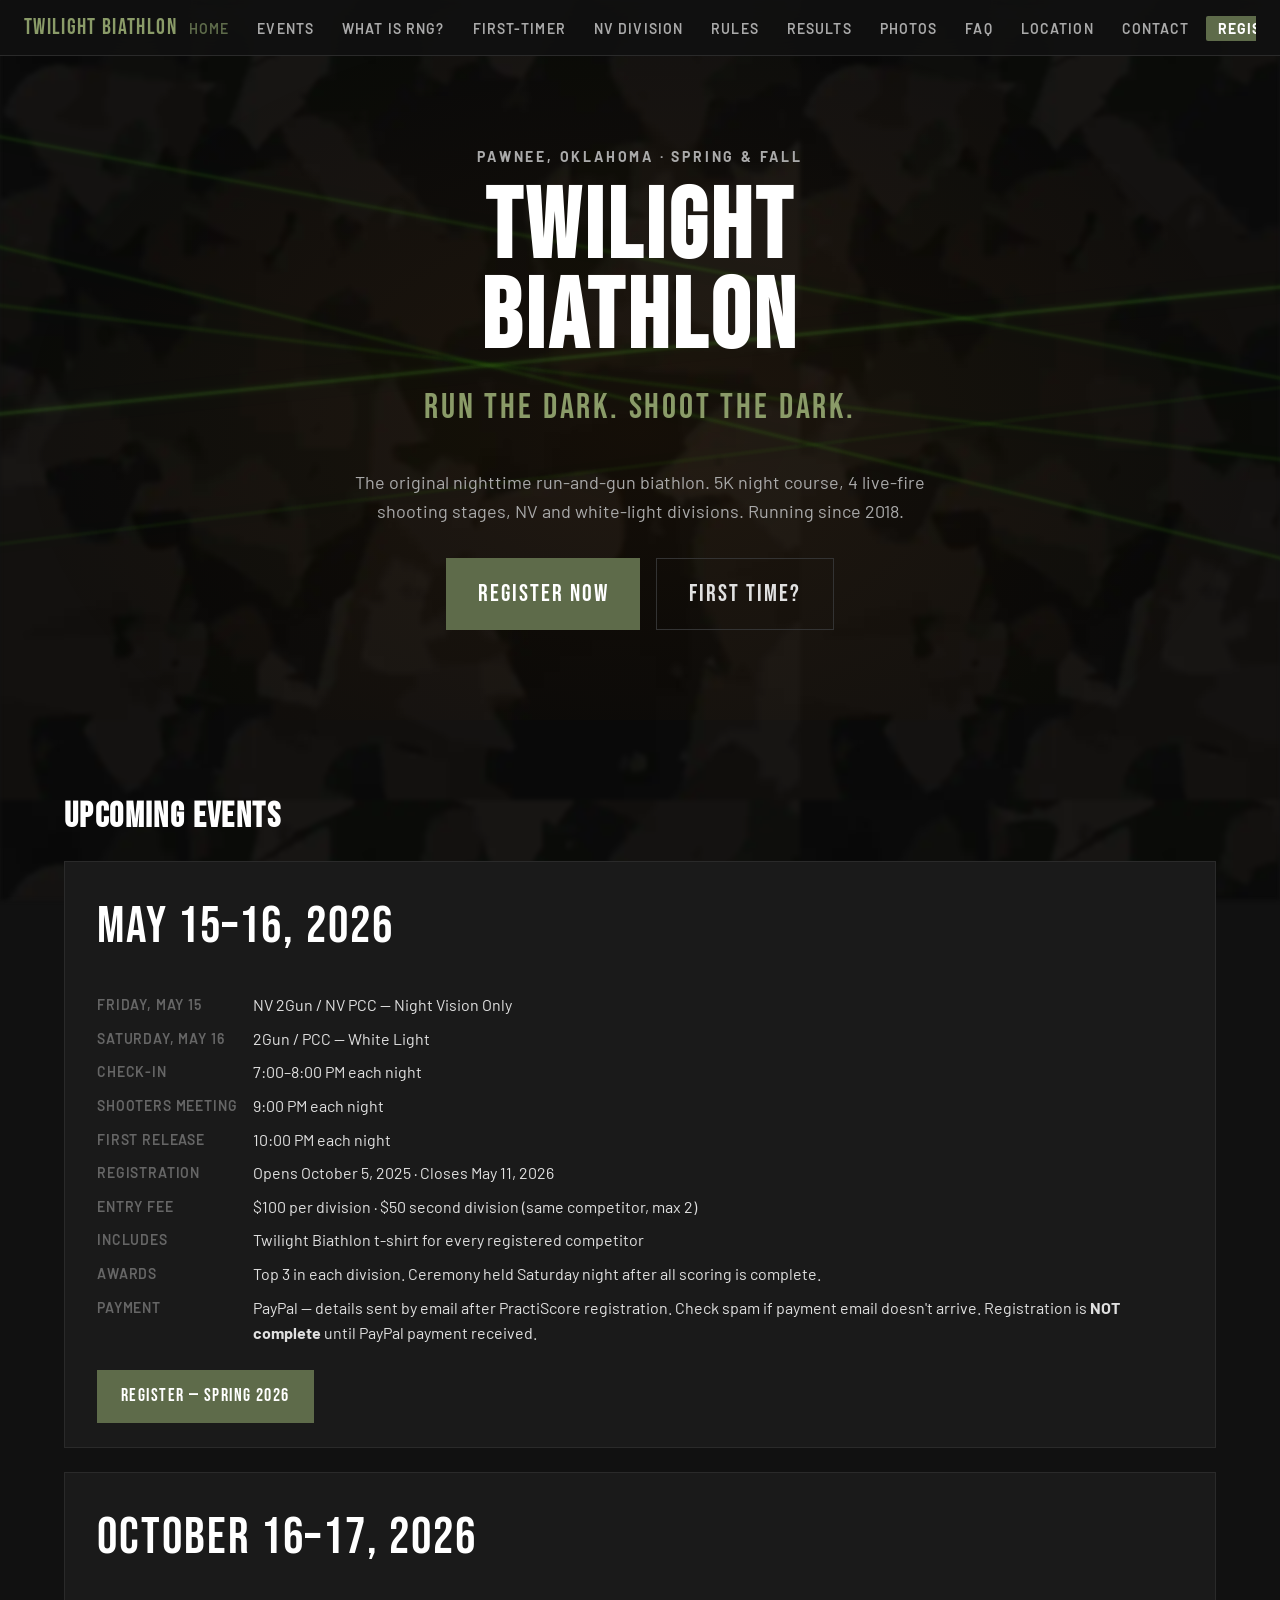
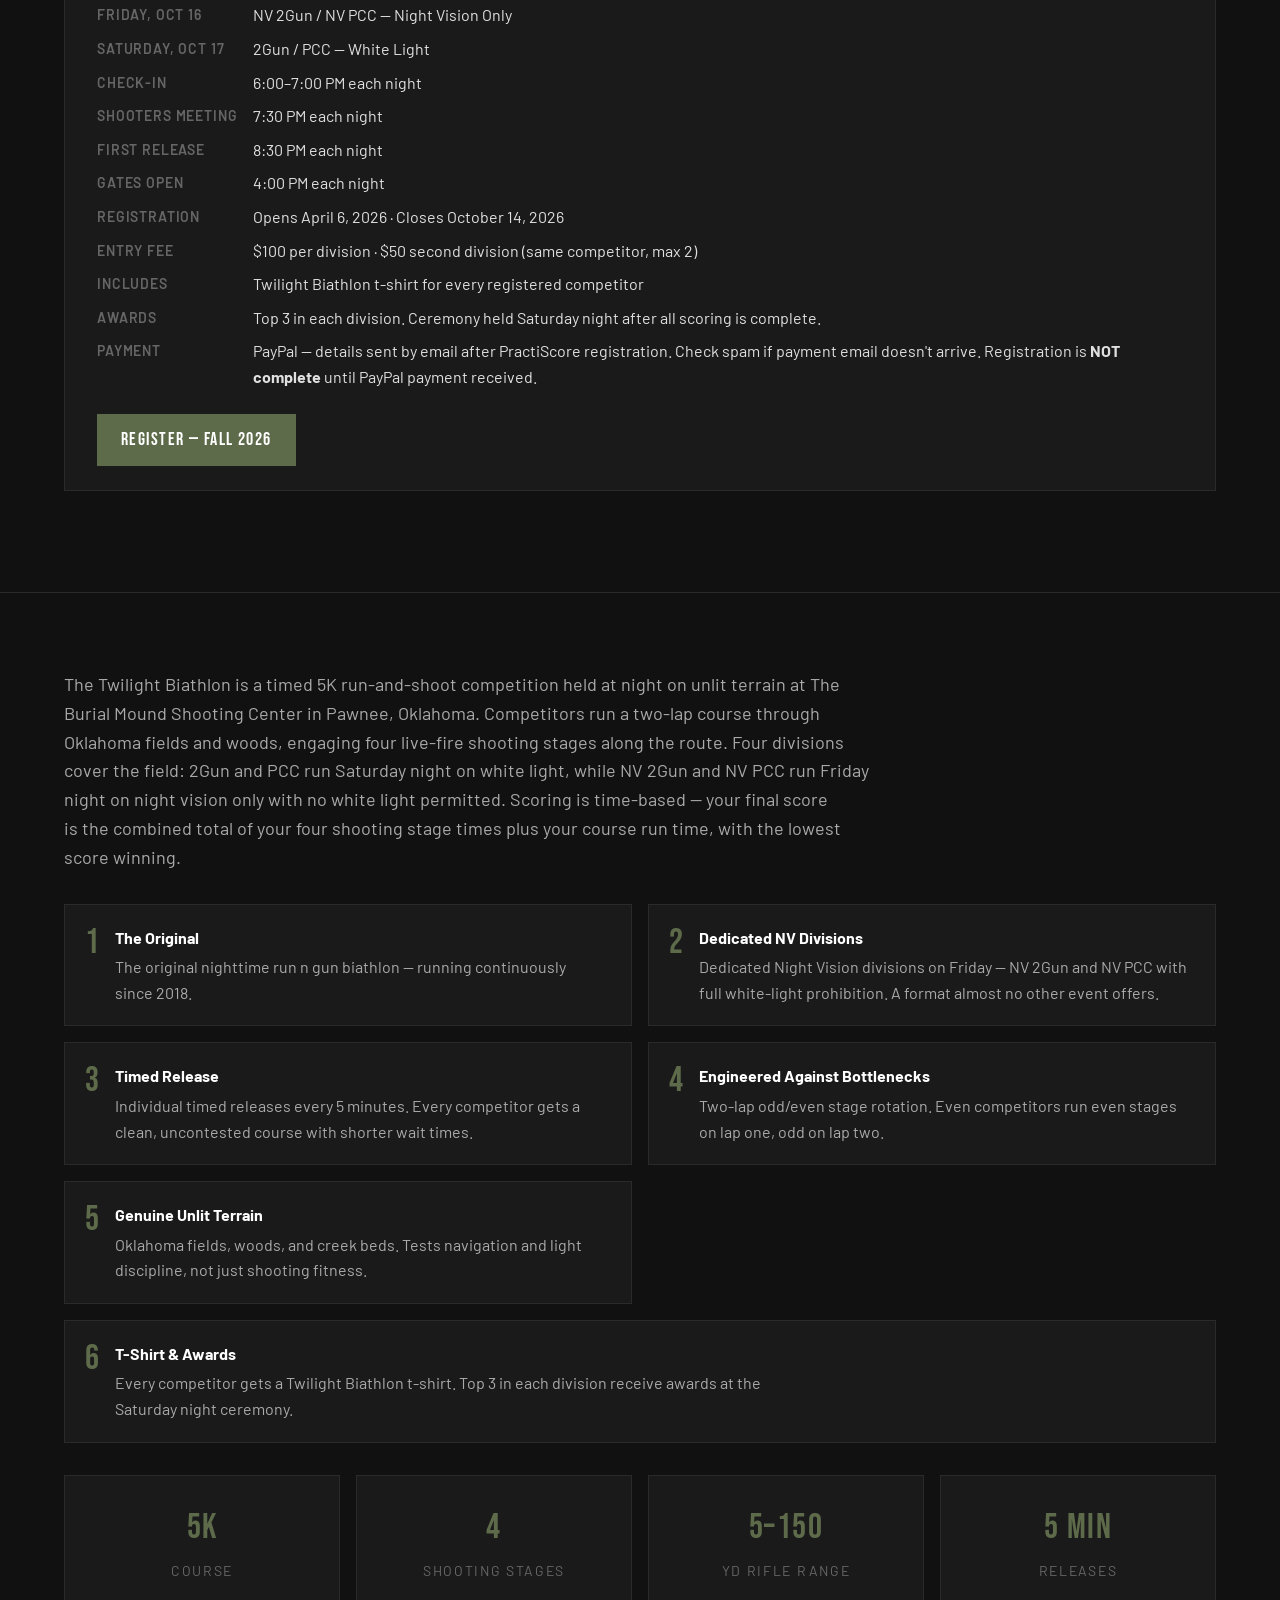
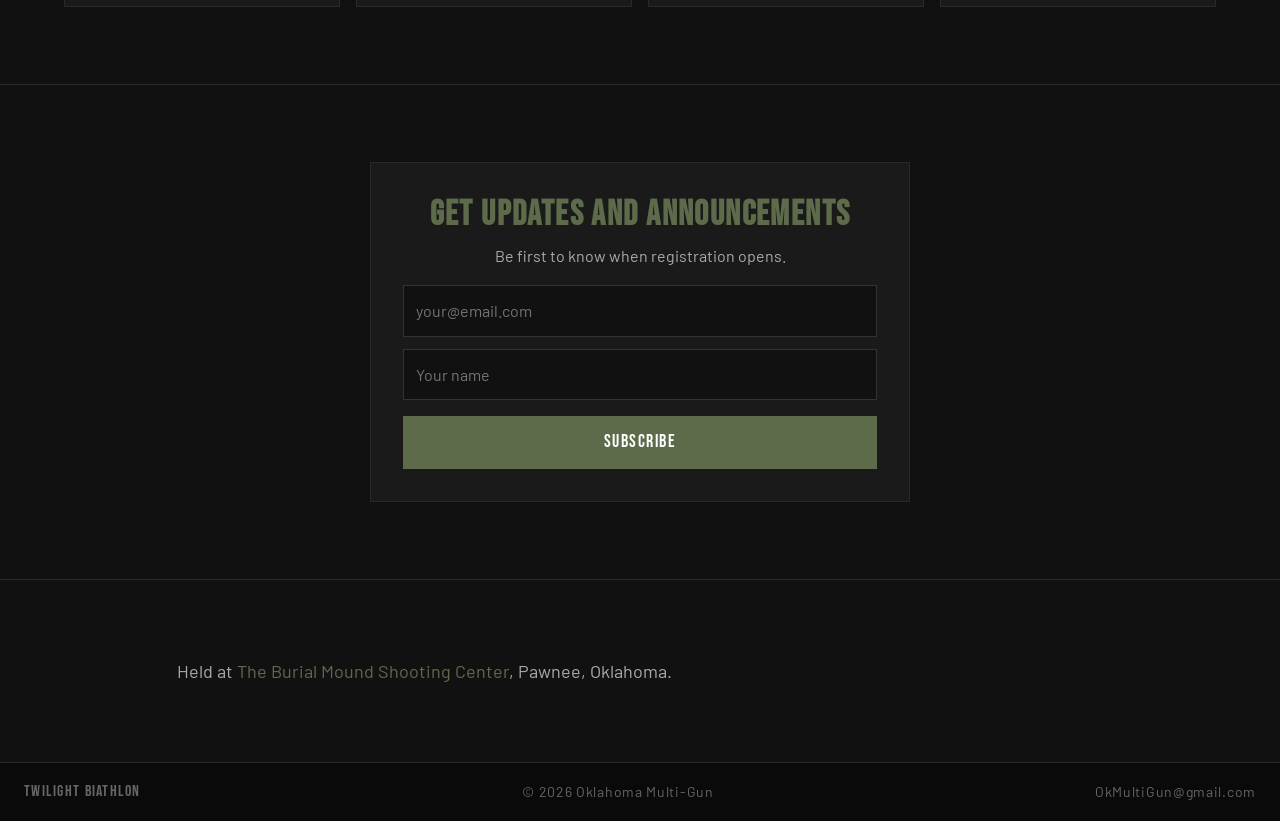
<file: index.html>
<!DOCTYPE html>
<html lang="en">
<head>
  <meta charset="UTF-8">
  <meta name="viewport" content="width=device-width, initial-scale=1.0">
  <title>Twilight Biathlon — Nighttime Run N Gun | Pawnee OK</title>
  <meta name="description" content="The original nighttime centerfire biathlon. 5K night course, 4 shooting stages, NV and white-light divisions. Pawnee, Oklahoma.">
  <meta name="google-site-verification" content="geUuzHMeTOOOa8xEotXdUElK6i40rrp--J0Uh9sMxRY">
  <meta property="og:title" content="Twilight Biathlon — Nighttime Run N Gun | Pawnee OK">
  <meta property="og:description" content="The original nighttime centerfire biathlon. 5K night course, 4 shooting stages, NV and white-light divisions. Pawnee, Oklahoma.">
  <meta property="og:type" content="website">
  <meta property="og:locale" content="en_US">
  <link rel="canonical" href="https://twilightbiathlon.com/">
  <link rel="icon" type="image/svg+xml" href="./favicon.svg">
  <link rel="icon" type="image/svg+xml" href="./favicon.svg">
  <link rel="stylesheet" href="./base.css">
  <link rel="stylesheet" href="./style.css">
  <!-- SCHEMA-START -->
    <script type="application/ld+json">
  [
      {
          "@context": "https://schema.org",
          "@type": "Event",
          "name": "Twilight Biathlon — Spring 2026",
          "description": "Nighttime 5K run-and-gun biathlon with 4 live-fire shooting stages. NV divisions Friday, white-light divisions Saturday.",
          "startDate": "2026-05-15T22:00:00-05:00",
          "endDate": "2026-05-16T23:59:00-05:00",
          "eventStatus": "https://schema.org/EventScheduled",
          "eventAttendanceMode": "https://schema.org/OfflineEventAttendanceMode",
          "location": {
              "@type": "Place",
              "name": "The Burial Mound Shooting Center",
              "address": {
                  "@type": "PostalAddress",
                  "streetAddress": "42251 S 34500 Rd",
                  "addressLocality": "Pawnee",
                  "addressRegion": "OK",
                  "postalCode": "74058",
                  "addressCountry": "US"
              }
          },
          "organizer": {
              "@type": "Organization",
              "name": "Oklahoma Multi-Gun",
              "email": "OkMultiGun@gmail.com"
          },
          "offers": {
              "@type": "Offer",
              "price": "100.00",
              "priceCurrency": "USD",
              "url": "https://practiscore.com/twilight-biathlon-may-15-16-2026/register",
              "availability": "https://schema.org/InStock"
          }
      },
      {
          "@context": "https://schema.org",
          "@type": "Event",
          "name": "Twilight Biathlon — Fall 2026",
          "description": "Nighttime 5K run-and-gun biathlon with 4 live-fire shooting stages. NV divisions Friday, white-light divisions Saturday.",
          "startDate": "2026-10-16T20:30:00-05:00",
          "endDate": "2026-10-17T23:59:00-05:00",
          "eventStatus": "https://schema.org/EventScheduled",
          "eventAttendanceMode": "https://schema.org/OfflineEventAttendanceMode",
          "location": {
              "@type": "Place",
              "name": "The Burial Mound Shooting Center",
              "address": {
                  "@type": "PostalAddress",
                  "streetAddress": "42251 S 34500 Rd",
                  "addressLocality": "Pawnee",
                  "addressRegion": "OK",
                  "postalCode": "74058",
                  "addressCountry": "US"
              }
          },
          "organizer": {
              "@type": "Organization",
              "name": "Oklahoma Multi-Gun",
              "email": "OkMultiGun@gmail.com"
          },
          "offers": {
              "@type": "Offer",
              "price": "100.00",
              "priceCurrency": "USD",
              "url": "https://practiscore.com/twilight-biathlon-october-16-17-2026/register",
              "availability": "https://schema.org/InStock"
          }
      }
  ]
  </script>
  <!-- SCHEMA-END -->
  <style>
    .reveal { opacity: 0; transform: translateY(16px); transition: opacity 0.5s ease, transform 0.5s ease; }
    .revealed { opacity: 1; transform: translateY(0); }
  </style>
</head>
<body>
  <!-- Skip to content -->
  <a href="#main" class="sr-only">Skip to content</a>

  <nav class="nav" role="navigation" aria-label="Main navigation">
    <a href="./index.html" class="nav__logo">TWILIGHT BIATHLON</a>
    <ul class="nav__links">
      <li><a href="./index.html" class="nav__link nav__link--active">Home</a></li>
      <li><a href="./events.html" class="nav__link">Events</a></li>
      <li><a href="./what-is-run-and-gun.html" class="nav__link">What Is RnG?</a></li>
      <li><a href="./first-timer.html" class="nav__link">First-Timer</a></li>
      <li><a href="./night-vision-division.html" class="nav__link">NV Division</a></li>
      <li><a href="./rules.html" class="nav__link">Rules</a></li>
      <li><a href="./results.html" class="nav__link">Results</a></li>
      <li><a href="./media.html" class="nav__link">Photos</a></li>
      <li><a href="./faq.html" class="nav__link">FAQ</a></li>
      <li><a href="./location.html" class="nav__link">Location</a></li>
      <li><a href="./contact.html" class="nav__link">Contact</a></li>
      <li><a href="./register.html" class="nav__link nav__link--cta">Register</a></li>
    </ul>
    <button id="nav-hamburger" class="nav__hamburger" aria-label="Open menu" aria-expanded="false">
      <span></span><span></span><span></span>
    </button>
  </nav>

  <div id="mobile-menu" class="mobile-menu" role="menu">
  <a href="./index.html" class="mobile-menu__link mobile-menu__link--active">Home</a>
  <a href="./events.html" class="mobile-menu__link">Events</a>
  <a href="./what-is-run-and-gun.html" class="mobile-menu__link">What Is RnG?</a>
  <a href="./first-timer.html" class="mobile-menu__link">First-Timer</a>
  <a href="./night-vision-division.html" class="mobile-menu__link">NV Division</a>
  <a href="./rules.html" class="mobile-menu__link">Rules</a>
  <a href="./results.html" class="mobile-menu__link">Results</a>
  <a href="./media.html" class="mobile-menu__link">Photos</a>
  <a href="./faq.html" class="mobile-menu__link">FAQ</a>
  <a href="./location.html" class="mobile-menu__link">Location</a>
  <a href="./contact.html" class="mobile-menu__link">Contact</a>
  <a href="./register.html" class="mobile-menu__link mobile-menu__link--cta">Register</a>
  </div>


  <main id="main">
    <!-- HERO -->
    <section class="hero" aria-label="Event hero">
      <div class="hero__bg"></div>
      <canvas id="hero-lasers" class="hero__lasers" aria-hidden="true"></canvas>
      <div style="position:relative;z-index:2;width:100%;">
        <p class="hero__eyebrow">PAWNEE, OKLAHOMA &middot; SPRING &amp; FALL</p>
        <h1 class="hero__title">TWILIGHT<br>BIATHLON</h1>
        <p class="hero__tagline">RUN THE DARK. SHOOT THE DARK.</p>
        <p class="hero__subtitle">The original nighttime run-and-gun biathlon. 5K night course, 4 live-fire shooting stages, NV and white-light divisions. Running since 2018.</p>
        <div style="display: flex; gap: var(--space-4); justify-content: center; flex-wrap: wrap;">
          <a href="./register.html" class="btn btn--primary btn--large">Register Now</a>
          <a href="./first-timer.html" class="btn btn--outline btn--large">First Time?</a>
        </div>
      </div>
    </section>

    <!-- UPCOMING EVENTS -->
    <section class="section" aria-label="Upcoming events">
      <div class="container">
        <h2 class="section-heading reveal">Upcoming Events</h2>

        <!-- HOME-EVENTS-START -->
        <div class="event-card reveal">
          <div class="event-date">MAY 15–16, 2026</div>
          <div class="event-details">
            <span class="lbl">Friday, May 15</span><span class="val">NV 2Gun / NV PCC — Night Vision Only</span>
            <span class="lbl">Saturday, May 16</span><span class="val">2Gun / PCC — White Light</span>
            <span class="lbl">Check-in</span><span class="val">7:00–8:00 PM each night</span>
            <span class="lbl">Shooters meeting</span><span class="val">9:00 PM each night</span>
            <span class="lbl">First release</span><span class="val">10:00 PM each night</span>
            <span class="lbl">Registration</span><span class="val">Opens October 5, 2025 · Closes May 11, 2026</span>
            <span class="lbl">Entry fee</span><span class="val">$100 per division · $50 second division (same competitor, max 2)</span>
            <span class="lbl">Includes</span><span class="val">Twilight Biathlon t-shirt for every registered competitor</span>
            <span class="lbl">Awards</span><span class="val">Top 3 in each division. Ceremony held Saturday night after all scoring is complete.</span>
            <span class="lbl">Payment</span><span class="val">PayPal — details sent by email after PractiScore registration. Check spam if payment email doesn't arrive. Registration is <strong>NOT complete</strong> until PayPal payment received.</span>
          </div>
          <a href="https://practiscore.com/twilight-biathlon-may-15-16-2026/register" target="_blank" rel="noopener noreferrer" class="btn btn--primary">Register &mdash; Spring 2026</a>
        </div>

        <div class="event-card reveal">
          <div class="event-date">OCTOBER 16–17, 2026</div>
          <div class="event-details">
            <span class="lbl">Friday, Oct 16</span><span class="val">NV 2Gun / NV PCC — Night Vision Only</span>
            <span class="lbl">Saturday, Oct 17</span><span class="val">2Gun / PCC — White Light</span>
            <span class="lbl">Check-in</span><span class="val">6:00–7:00 PM each night</span>
            <span class="lbl">Shooters meeting</span><span class="val">7:30 PM each night</span>
            <span class="lbl">First release</span><span class="val">8:30 PM each night</span>
            <span class="lbl">Gates open</span><span class="val">4:00 PM each night</span>
            <span class="lbl">Registration</span><span class="val">Opens April 6, 2026 · Closes October 14, 2026</span>
            <span class="lbl">Entry fee</span><span class="val">$100 per division · $50 second division (same competitor, max 2)</span>
            <span class="lbl">Includes</span><span class="val">Twilight Biathlon t-shirt for every registered competitor</span>
            <span class="lbl">Awards</span><span class="val">Top 3 in each division. Ceremony held Saturday night after all scoring is complete.</span>
            <span class="lbl">Payment</span><span class="val">PayPal — details sent by email after PractiScore registration. Check spam if payment email doesn't arrive. Registration is <strong>NOT complete</strong> until PayPal payment received.</span>
          </div>
          <a href="https://practiscore.com/twilight-biathlon-october-16-17-2026/register" target="_blank" rel="noopener noreferrer" class="btn btn--primary">Register &mdash; Fall 2026</a>
        </div>
        <!-- HOME-EVENTS-END -->
      </div>
    </section>

    <!-- ABOUT -->
    <section class="section" aria-label="About the event">
      <div class="container">
        <p class="prose" style="font-size: var(--text-base); color: var(--color-text-muted); margin-bottom: var(--space-8); max-width: 820px;">
          The Twilight Biathlon is a timed 5K run-and-shoot competition held at night on unlit terrain at The Burial Mound Shooting Center in Pawnee, Oklahoma. Competitors run a two-lap course through Oklahoma fields and woods, engaging four live-fire shooting stages along the route. Four divisions cover the field: 2Gun and PCC run Saturday night on white light, while NV 2Gun and NV PCC run Friday night on night vision only with no white light permitted. Scoring is time-based — your final score is the combined total of your four shooting stage times plus your course run time, with the lowest score winning.
        </p>

        <div class="diff-grid">
          <div class="diff-card reveal">
            <div class="diff-num">1</div>
            <div class="diff-content">
              <strong>The Original</strong>
              <p>The original nighttime run n gun biathlon — running continuously since 2018.</p>
            </div>
          </div>
          <div class="diff-card reveal">
            <div class="diff-num">2</div>
            <div class="diff-content">
              <strong>Dedicated NV Divisions</strong>
              <p>Dedicated Night Vision divisions on Friday — NV 2Gun and NV PCC with full white-light prohibition. A format almost no other event offers.</p>
            </div>
          </div>
          <div class="diff-card reveal">
            <div class="diff-num">3</div>
            <div class="diff-content">
              <strong>Timed Release</strong>
              <p>Individual timed releases every 5 minutes. Every competitor gets a clean, uncontested course with shorter wait times.</p>
            </div>
          </div>
          <div class="diff-card reveal">
            <div class="diff-num">4</div>
            <div class="diff-content">
              <strong>Engineered Against Bottlenecks</strong>
              <p>Two-lap odd/even stage rotation. Even competitors run even stages on lap one, odd on lap two.</p>
            </div>
          </div>
          <div class="diff-card reveal">
            <div class="diff-num">5</div>
            <div class="diff-content">
              <strong>Genuine Unlit Terrain</strong>
              <p>Oklahoma fields, woods, and creek beds. Tests navigation and light discipline, not just shooting fitness.</p>
            </div>
          </div>
          <div class="diff-card diff-card--full reveal">
            <div class="diff-num">6</div>
            <div class="diff-content">
              <strong>T-Shirt &amp; Awards</strong>
              <p>Every competitor gets a Twilight Biathlon t-shirt. Top 3 in each division receive awards at the Saturday night ceremony.</p>
            </div>
          </div>
        </div>

        <div class="stat-row reveal">
          <div class="stat">
            <div class="stat__num">5K</div>
            <div class="stat__label">Course</div>
          </div>
          <div class="stat">
            <div class="stat__num">4</div>
            <div class="stat__label">Shooting Stages</div>
          </div>
          <div class="stat">
            <div class="stat__num">5–150</div>
            <div class="stat__label">Yd Rifle Range</div>
          </div>
          <div class="stat">
            <div class="stat__num">5 MIN</div>
            <div class="stat__label">Releases</div>
          </div>
        </div>
      </div>
    </section>

    <!-- EMAIL SIGNUP -->
    <section class="section" aria-label="Email signup">
      <div class="container" style="max-width: 600px;">
        <div class="email-signup reveal">
          <h2>Get Updates and Announcements</h2>
          <p>Be first to know when registration opens.</p>
          <form method="POST" action="https://ef4ccaf8.sibforms.com/serve/[base64]" data-type="subscription">
            <div style="margin-bottom: var(--space-3);">
              <label for="EMAIL" class="sr-only">Email address</label>
              <input type="email" id="EMAIL" name="EMAIL" placeholder="your@email.com" required
                style="width: 100%; padding: var(--space-3); background: var(--color-bg); border: 1px solid var(--color-border-light); color: var(--color-text); font-size: var(--text-sm);">
            </div>
            <div style="margin-bottom: var(--space-4);">
              <label for="LASTNAME" class="sr-only">Name</label>
              <input type="text" id="LASTNAME" name="LASTNAME" placeholder="Your name" maxlength="200"
                style="width: 100%; padding: var(--space-3); background: var(--color-bg); border: 1px solid var(--color-border-light); color: var(--color-text); font-size: var(--text-sm);">
            </div>
            <input type="text" name="email_address_check" value="" style="display:none;">
            <input type="hidden" name="locale" value="en">
            <button type="submit" class="btn btn--primary" style="width: 100%;">Subscribe</button>
          </form>
        </div>
      </div>
    </section>

    <!-- VENUE LINK -->
    <section class="section" aria-label="Venue">
      <div class="container text-center">
        <p class="text-muted">Held at <a href="https://theburialmound.com" target="_blank" rel="noopener noreferrer" class="text-link">The Burial Mound Shooting Center</a>, Pawnee, Oklahoma.</p>
      </div>
    </section>
  </main>

  <footer class="footer" role="contentinfo">
    <span class="footer__brand">TWILIGHT BIATHLON</span>
    <span>&copy; 2026 Oklahoma Multi-Gun</span>
    <a href="mailto:OkMultiGun@gmail.com">OkMultiGun@gmail.com</a>
  </footer>

  <script src="./app.js" defer></script>
</body>
</html>
</file>
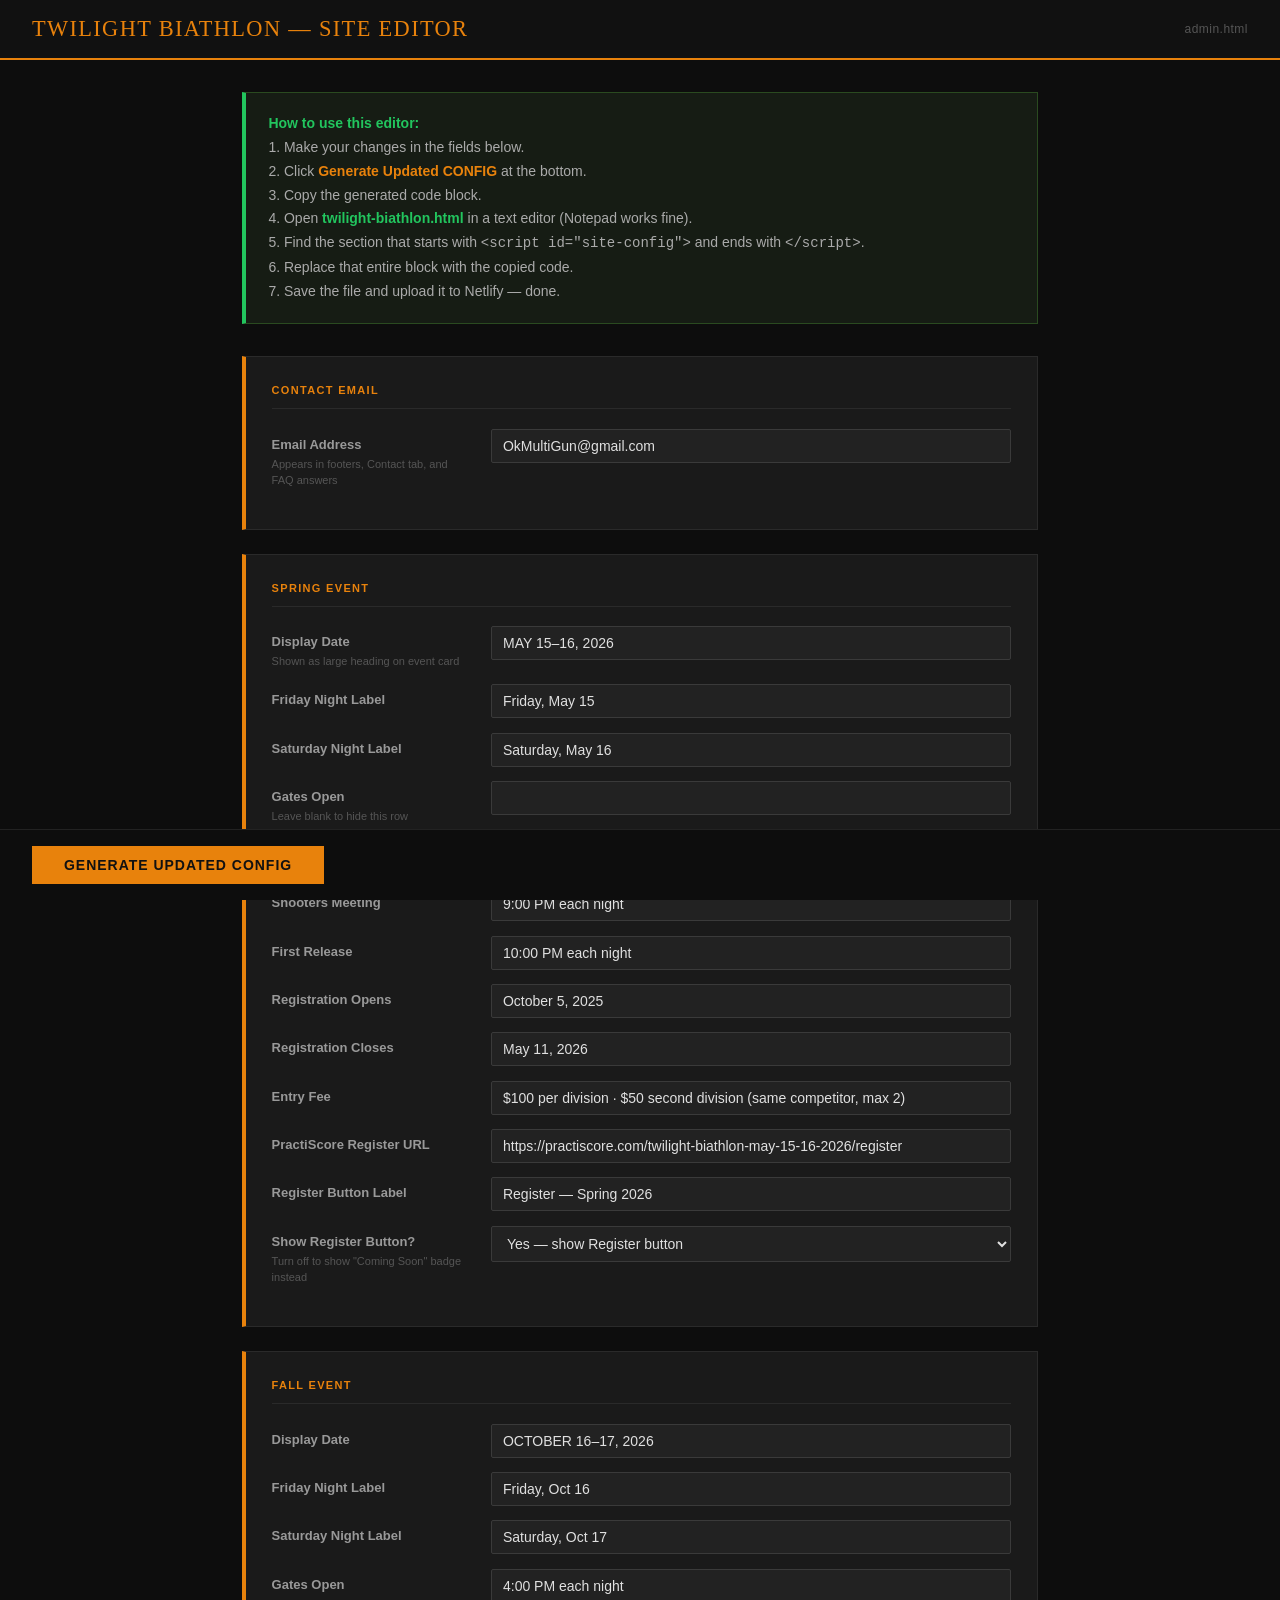
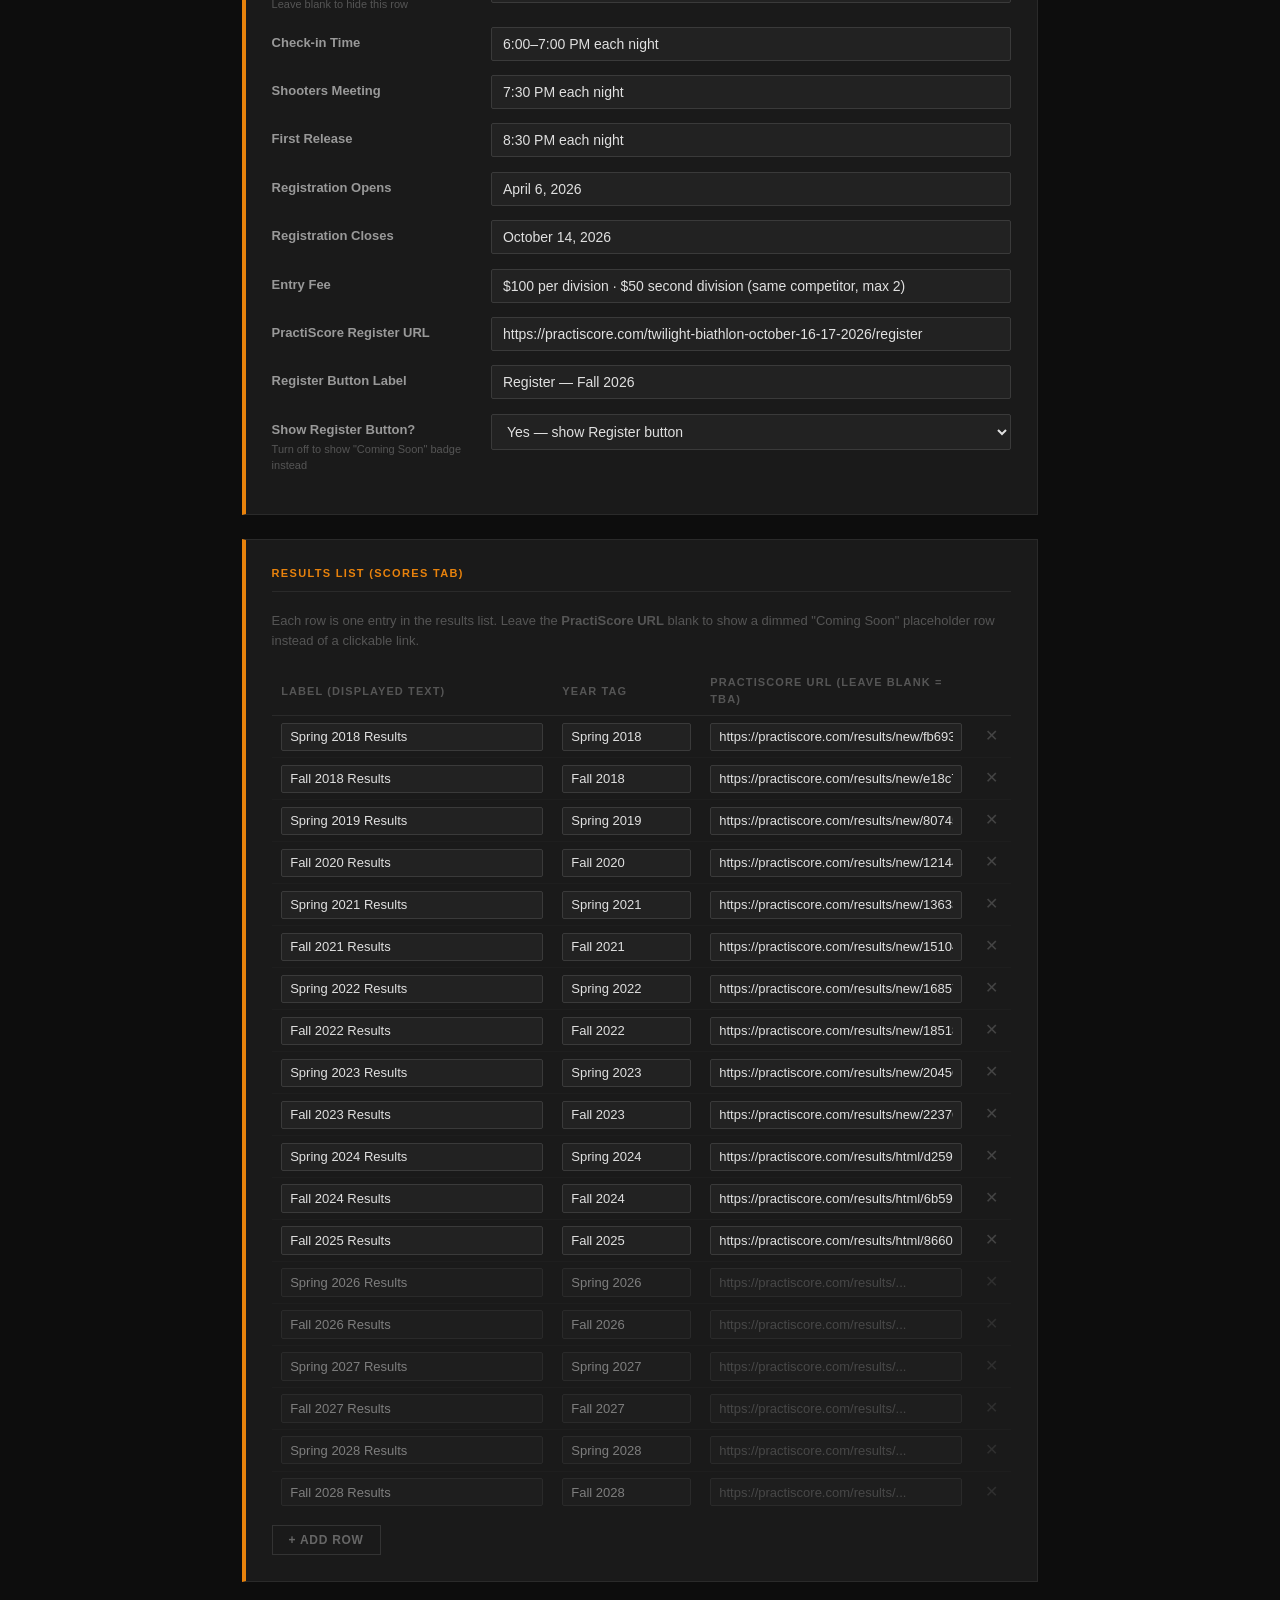
<file: admin.html.html>
<!DOCTYPE html>
<html lang="en">
<head>
<meta charset="UTF-8">
<meta name="viewport" content="width=device-width, initial-scale=1.0">
<title>Twilight Biathlon — Site Editor</title>
<style>
  *, *::before, *::after { box-sizing: border-box; margin: 0; padding: 0; }

  :root {
    --amber: #E8820C;
    --black: #111;
    --card: #1a1a1a;
    --border: #2a2a2a;
    --input-bg: #222;
    --text: #e0e0e0;
    --muted: #888;
    --green: #22c55e;
    --red: #ef4444;
  }

  body {
    background: #0d0d0d;
    color: var(--text);
    font-family: -apple-system, BlinkMacSystemFont, 'Segoe UI', sans-serif;
    font-size: 15px;
    line-height: 1.5;
    min-height: 100vh;
  }

  /* ---- HEADER ---- */
  #header {
    background: var(--black);
    border-bottom: 2px solid var(--amber);
    padding: 0 2rem;
    height: 60px;
    display: flex;
    align-items: center;
    justify-content: space-between;
    position: sticky;
    top: 0;
    z-index: 100;
  }

  #header h1 {
    font-family: 'Bebas Neue', Georgia, serif;
    font-size: 1.4rem;
    color: var(--amber);
    letter-spacing: 0.06em;
    font-weight: 400;
  }

  #header-sub {
    font-size: 12px;
    color: #555;
    letter-spacing: 0.04em;
  }

  /* ---- LAYOUT ---- */
  #main {
    max-width: 860px;
    margin: 0 auto;
    padding: 2rem;
  }

  /* ---- INSTRUCTIONS BANNER ---- */
  #instructions {
    background: #161c14;
    border: 1px solid #2a4a20;
    border-left: 4px solid var(--green);
    padding: 1.2rem 1.4rem;
    margin-bottom: 2rem;
    font-size: 14px;
    color: #aaa;
    line-height: 1.7;
  }

  #instructions strong { color: var(--green); }

  /* ---- SECTION CARDS ---- */
  .section-card {
    background: var(--card);
    border: 1px solid var(--border);
    border-left: 4px solid var(--amber);
    padding: 1.6rem;
    margin-bottom: 1.5rem;
  }

  .section-title {
    font-size: 11px;
    font-weight: 700;
    letter-spacing: 0.12em;
    text-transform: uppercase;
    color: var(--amber);
    margin-bottom: 1.2rem;
    padding-bottom: 0.6rem;
    border-bottom: 1px solid #2a2a2a;
  }

  /* ---- FORM FIELDS ---- */
  .field-row {
    display: grid;
    grid-template-columns: 200px 1fr;
    gap: 0.5rem 1.2rem;
    align-items: start;
    margin-bottom: 0.9rem;
  }

  @media (max-width: 580px) {
    .field-row { grid-template-columns: 1fr; }
  }

  .field-label {
    font-size: 13px;
    font-weight: 600;
    color: #999;
    padding-top: 0.5rem;
    line-height: 1.3;
  }

  .field-hint {
    font-size: 11px;
    color: #555;
    margin-top: 2px;
  }

  input[type="text"],
  input[type="url"],
  input[type="email"],
  select,
  textarea {
    width: 100%;
    background: var(--input-bg);
    border: 1px solid #3a3a3a;
    color: var(--text);
    font-size: 14px;
    padding: 0.5rem 0.7rem;
    font-family: inherit;
    outline: none;
    transition: border-color 0.15s;
    border-radius: 2px;
  }

  input:focus, select:focus, textarea:focus {
    border-color: var(--amber);
  }

  select {
    cursor: pointer;
  }

  /* ---- RESULTS TABLE ---- */
  #results-table {
    width: 100%;
    border-collapse: collapse;
    font-size: 13px;
  }

  #results-table th {
    text-align: left;
    font-size: 11px;
    font-weight: 700;
    letter-spacing: 0.1em;
    text-transform: uppercase;
    color: #555;
    padding: 0.5rem 0.6rem;
    border-bottom: 1px solid #2a2a2a;
  }

  #results-table td {
    padding: 0.4rem 0.6rem;
    vertical-align: middle;
    border-bottom: 1px solid #1e1e1e;
  }

  #results-table tr:last-child td { border-bottom: none; }

  #results-table input[type="text"],
  #results-table input[type="url"] {
    padding: 0.35rem 0.5rem;
    font-size: 13px;
  }

  .tba-row td { opacity: 0.5; }
  .tba-badge {
    font-size: 10px;
    font-weight: 700;
    letter-spacing: 0.08em;
    color: #555;
    background: #222;
    border: 1px solid #333;
    padding: 2px 6px;
    text-transform: uppercase;
  }

  .add-row-btn {
    margin-top: 0.75rem;
    background: none;
    border: 1px solid #333;
    color: #666;
    font-size: 12px;
    font-weight: 700;
    letter-spacing: 0.06em;
    text-transform: uppercase;
    padding: 0.45rem 1rem;
    cursor: pointer;
    transition: border-color 0.15s, color 0.15s;
  }

  .add-row-btn:hover { border-color: var(--amber); color: var(--amber); }

  .del-btn {
    background: none;
    border: none;
    color: #444;
    font-size: 16px;
    cursor: pointer;
    padding: 0 4px;
    transition: color 0.15s;
    line-height: 1;
  }

  .del-btn:hover { color: var(--red); }

  /* ---- ACTION BAR ---- */
  #action-bar {
    position: sticky;
    bottom: 0;
    background: #0d0d0d;
    border-top: 1px solid #222;
    padding: 1rem 2rem;
    display: flex;
    align-items: center;
    gap: 1rem;
    flex-wrap: wrap;
  }

  .btn-primary {
    background: var(--amber);
    color: #111;
    font-size: 14px;
    font-weight: 700;
    letter-spacing: 0.07em;
    padding: 0.7rem 2rem;
    border: none;
    cursor: pointer;
    text-transform: uppercase;
    transition: background 0.15s;
    flex-shrink: 0;
  }

  .btn-primary:hover { background: #f5940e; }

  .btn-outline {
    background: transparent;
    color: var(--amber);
    font-size: 13px;
    font-weight: 700;
    letter-spacing: 0.07em;
    padding: 0.65rem 1.4rem;
    border: 2px solid var(--amber);
    cursor: pointer;
    text-transform: uppercase;
    transition: background 0.15s, color 0.15s;
    flex-shrink: 0;
    text-decoration: none;
    display: inline-block;
  }

  .btn-outline:hover { background: var(--amber); color: #111; }

  #save-status {
    font-size: 13px;
    color: #555;
    flex: 1;
  }

  #save-status.success { color: var(--green); }
  #save-status.error   { color: var(--red); }

  /* ---- OUTPUT AREA ---- */
  #output-section {
    display: none;
    margin-top: 2rem;
  }

  #output-section.visible { display: block; }

  .output-header {
    font-size: 11px;
    font-weight: 700;
    letter-spacing: 0.1em;
    text-transform: uppercase;
    color: var(--amber);
    margin-bottom: 0.6rem;
  }

  #output-box {
    background: #0a0a0a;
    border: 1px solid #2a2a2a;
    border-left: 4px solid var(--amber);
    padding: 1.2rem;
    font-family: 'Courier New', monospace;
    font-size: 12px;
    color: #8dc891;
    line-height: 1.6;
    white-space: pre-wrap;
    word-break: break-all;
    max-height: 400px;
    overflow-y: auto;
    user-select: all;
  }

  .copy-btn {
    margin-top: 0.75rem;
    background: #1a1a1a;
    border: 1px solid #333;
    color: #aaa;
    font-size: 12px;
    font-weight: 700;
    letter-spacing: 0.06em;
    text-transform: uppercase;
    padding: 0.45rem 1.1rem;
    cursor: pointer;
    transition: border-color 0.15s, color 0.15s;
  }

  .copy-btn:hover { border-color: var(--amber); color: var(--amber); }

  #copy-confirm {
    display: inline-block;
    font-size: 12px;
    color: var(--green);
    margin-left: 0.75rem;
    opacity: 0;
    transition: opacity 0.3s;
  }

  #copy-confirm.show { opacity: 1; }

  .section-note {
    font-size: 13px;
    color: #555;
    margin-top: 0.5rem;
    line-height: 1.5;
  }
</style>
</head>
<body>

<div id="header">
  <div>
    <h1>TWILIGHT BIATHLON — SITE EDITOR</h1>
  </div>
  <span id="header-sub">admin.html</span>
</div>

<div id="main">

  <div id="instructions">
    <strong>How to use this editor:</strong><br>
    1. Make your changes in the fields below.<br>
    2. Click <strong style="color:var(--amber);">Generate Updated CONFIG</strong> at the bottom.<br>
    3. Copy the generated code block.<br>
    4. Open <strong>twilight-biathlon.html</strong> in a text editor (Notepad works fine).<br>
    5. Find the section that starts with <code style="color:#aaa;">&lt;script id="site-config"&gt;</code> and ends with <code style="color:#aaa;">&lt;/script&gt;</code>.<br>
    6. Replace that entire block with the copied code.<br>
    7. Save the file and upload it to Netlify — done.
  </div>

  <!-- ---- CONTACT ---- -->
  <div class="section-card">
    <div class="section-title">Contact Email</div>
    <div class="field-row">
      <div>
        <div class="field-label">Email Address</div>
        <div class="field-hint">Appears in footers, Contact tab, and FAQ answers</div>
      </div>
      <input type="email" id="cfg-email" value="OkMultiGun@gmail.com">
    </div>
  </div>

  <!-- ---- SPRING EVENT ---- -->
  <div class="section-card">
    <div class="section-title">Spring Event</div>

    <div class="field-row">
      <div><div class="field-label">Display Date</div><div class="field-hint">Shown as large heading on event card</div></div>
      <input type="text" id="sp-displayDate" value="MAY 15–16, 2026">
    </div>
    <div class="field-row">
      <div><div class="field-label">Friday Night Label</div></div>
      <input type="text" id="sp-fridayLabel" value="Friday, May 15">
    </div>
    <div class="field-row">
      <div><div class="field-label">Saturday Night Label</div></div>
      <input type="text" id="sp-saturdayLabel" value="Saturday, May 16">
    </div>
    <div class="field-row">
      <div><div class="field-label">Gates Open</div><div class="field-hint">Leave blank to hide this row</div></div>
      <input type="text" id="sp-gatesOpen" value="">
    </div>
    <div class="field-row">
      <div><div class="field-label">Check-in Time</div></div>
      <input type="text" id="sp-checkin" value="7:00–8:00 PM each night">
    </div>
    <div class="field-row">
      <div><div class="field-label">Shooters Meeting</div></div>
      <input type="text" id="sp-shootersMeeting" value="9:00 PM each night">
    </div>
    <div class="field-row">
      <div><div class="field-label">First Release</div></div>
      <input type="text" id="sp-firstRelease" value="10:00 PM each night">
    </div>
    <div class="field-row">
      <div><div class="field-label">Registration Opens</div></div>
      <input type="text" id="sp-regOpens" value="October 5, 2025">
    </div>
    <div class="field-row">
      <div><div class="field-label">Registration Closes</div></div>
      <input type="text" id="sp-regCloses" value="May 11, 2026">
    </div>
    <div class="field-row">
      <div><div class="field-label">Entry Fee</div></div>
      <input type="text" id="sp-entryFee" value="$100 per division · $50 second division (same competitor, max 2)">
    </div>
    <div class="field-row">
      <div><div class="field-label">PractiScore Register URL</div></div>
      <input type="url" id="sp-registerUrl" value="https://practiscore.com/twilight-biathlon-may-15-16-2026/register">
    </div>
    <div class="field-row">
      <div><div class="field-label">Register Button Label</div></div>
      <input type="text" id="sp-registerLabel" value="Register — Spring 2026">
    </div>
    <div class="field-row">
      <div><div class="field-label">Show Register Button?</div><div class="field-hint">Turn off to show "Coming Soon" badge instead</div></div>
      <select id="sp-showRegButton">
        <option value="true" selected>Yes — show Register button</option>
        <option value="false">No — show "Registration Opening Soon"</option>
      </select>
    </div>
  </div>

  <!-- ---- FALL EVENT ---- -->
  <div class="section-card">
    <div class="section-title">Fall Event</div>

    <div class="field-row">
      <div><div class="field-label">Display Date</div></div>
      <input type="text" id="fa-displayDate" value="OCTOBER 16–17, 2026">
    </div>
    <div class="field-row">
      <div><div class="field-label">Friday Night Label</div></div>
      <input type="text" id="fa-fridayLabel" value="Friday, Oct 16">
    </div>
    <div class="field-row">
      <div><div class="field-label">Saturday Night Label</div></div>
      <input type="text" id="fa-saturdayLabel" value="Saturday, Oct 17">
    </div>
    <div class="field-row">
      <div><div class="field-label">Gates Open</div><div class="field-hint">Leave blank to hide this row</div></div>
      <input type="text" id="fa-gatesOpen" value="4:00 PM each night">
    </div>
    <div class="field-row">
      <div><div class="field-label">Check-in Time</div></div>
      <input type="text" id="fa-checkin" value="6:00–7:00 PM each night">
    </div>
    <div class="field-row">
      <div><div class="field-label">Shooters Meeting</div></div>
      <input type="text" id="fa-shootersMeeting" value="7:30 PM each night">
    </div>
    <div class="field-row">
      <div><div class="field-label">First Release</div></div>
      <input type="text" id="fa-firstRelease" value="8:30 PM each night">
    </div>
    <div class="field-row">
      <div><div class="field-label">Registration Opens</div></div>
      <input type="text" id="fa-regOpens" value="April 6, 2026">
    </div>
    <div class="field-row">
      <div><div class="field-label">Registration Closes</div></div>
      <input type="text" id="fa-regCloses" value="October 14, 2026">
    </div>
    <div class="field-row">
      <div><div class="field-label">Entry Fee</div></div>
      <input type="text" id="fa-entryFee" value="$100 per division · $50 second division (same competitor, max 2)">
    </div>
    <div class="field-row">
      <div><div class="field-label">PractiScore Register URL</div></div>
      <input type="url" id="fa-registerUrl" value="https://practiscore.com/twilight-biathlon-october-16-17-2026/register">
    </div>
    <div class="field-row">
      <div><div class="field-label">Register Button Label</div></div>
      <input type="text" id="fa-registerLabel" value="Register — Fall 2026">
    </div>
    <div class="field-row">
      <div><div class="field-label">Show Register Button?</div><div class="field-hint">Turn off to show "Coming Soon" badge instead</div></div>
      <select id="fa-showRegButton">
        <option value="true" selected>Yes — show Register button</option>
        <option value="false">No — show "Registration Opening Soon"</option>
      </select>
    </div>
  </div>

  <!-- ---- RESULTS ---- -->
  <div class="section-card">
    <div class="section-title">Results List (Scores Tab)</div>
    <p class="section-note" style="margin-bottom:1rem;">
      Each row is one entry in the results list. Leave the <strong>PractiScore URL</strong> blank to show a dimmed "Coming Soon" placeholder row instead of a clickable link.
    </p>

    <table id="results-table">
      <thead>
        <tr>
          <th style="width:38%">Label (displayed text)</th>
          <th style="width:20%">Year Tag</th>
          <th>PractiScore URL (leave blank = TBA)</th>
          <th style="width:32px;"></th>
        </tr>
      </thead>
      <tbody id="results-tbody"></tbody>
    </table>

    <button class="add-row-btn" onclick="addResultRow('','','')">+ Add Row</button>
  </div>

  <!-- ---- OUTPUT ---- -->
  <div id="output-section">
    <div class="output-header">Generated CONFIG Block — Copy and paste into twilight-biathlon.html</div>
    <div id="output-box"></div>
    <div style="margin-top:0.75rem;">
      <button class="copy-btn" onclick="copyOutput()">Copy to Clipboard</button>
      <span id="copy-confirm">Copied!</span>
    </div>
    <div class="section-note" style="margin-top:1rem;">
      Open <strong>twilight-biathlon.html</strong> in Notepad. Find the block that begins with
      <code style="color:#aaa; font-size:12px;">&lt;script id="site-config"&gt;</code>
      and ends with the next <code style="color:#aaa; font-size:12px;">&lt;/script&gt;</code>.
      Replace the entire block with what you copied above.
    </div>
  </div>

</div><!-- /main -->

<!-- ---- STICKY ACTION BAR ---- -->
<div id="action-bar">
  <button class="btn-primary" onclick="generateConfig()">Generate Updated CONFIG</button>
  <span id="save-status"></span>
</div>

<script>
// ============================================================
// SEED DATA — matches current CONFIG in twilight-biathlon.html
// ============================================================
var RESULTS_SEED = [
  { label: "Spring 2018 Results", year: "Spring 2018", url: "https://practiscore.com/results/new/fb69368e-b51a-420b-bbf8-bd1b022f2c12" },
  { label: "Fall 2018 Results",   year: "Fall 2018",   url: "https://practiscore.com/results/new/e18c7ca7-c160-4c96-a61e-1d7a881d8143" },
  { label: "Spring 2019 Results", year: "Spring 2019", url: "https://practiscore.com/results/new/80745" },
  { label: "Fall 2020 Results",   year: "Fall 2020",   url: "https://practiscore.com/results/new/121447" },
  { label: "Spring 2021 Results", year: "Spring 2021", url: "https://practiscore.com/results/new/136332" },
  { label: "Fall 2021 Results",   year: "Fall 2021",   url: "https://practiscore.com/results/new/151041" },
  { label: "Spring 2022 Results", year: "Spring 2022", url: "https://practiscore.com/results/new/168572" },
  { label: "Fall 2022 Results",   year: "Fall 2022",   url: "https://practiscore.com/results/new/185189" },
  { label: "Spring 2023 Results", year: "Spring 2023", url: "https://practiscore.com/results/new/204566" },
  { label: "Fall 2023 Results",   year: "Fall 2023",   url: "https://practiscore.com/results/new/223764" },
  { label: "Spring 2024 Results", year: "Spring 2024", url: "https://practiscore.com/results/html/d259d25b-53c2-429f-8054-7276ab1b89ad" },
  { label: "Fall 2024 Results",   year: "Fall 2024",   url: "https://practiscore.com/results/html/6b59daf6-cd24-45ba-bb63-f642f0546428" },
  { label: "Fall 2025 Results",   year: "Fall 2025",   url: "https://practiscore.com/results/html/8660ab53-4241-477b-9859-03e319bb486d" },
  { label: "Spring 2026 Results", year: "Spring 2026", url: "" },
  { label: "Fall 2026 Results",   year: "Fall 2026",   url: "" },
  { label: "Spring 2027 Results", year: "Spring 2027", url: "" },
  { label: "Fall 2027 Results",   year: "Fall 2027",   url: "" },
  { label: "Spring 2028 Results", year: "Spring 2028", url: "" },
  { label: "Fall 2028 Results",   year: "Fall 2028",   url: "" }
];

// Seed the results table on load
RESULTS_SEED.forEach(function(r) { addResultRow(r.label, r.year, r.url); });

function addResultRow(label, year, url) {
  var tbody = document.getElementById('results-tbody');
  var tr = document.createElement('tr');
  var isTba = !url;
  if (isTba) tr.className = 'tba-row';
  tr.innerHTML =
    '<td><input type="text" class="res-label" value="' + escAttr(label) + '" placeholder="e.g. Spring 2026 Results"></td>' +
    '<td><input type="text" class="res-year"  value="' + escAttr(year)  + '" placeholder="e.g. Spring 2026"></td>' +
    '<td><input type="url"  class="res-url"   value="' + escAttr(url)   + '" placeholder="https://practiscore.com/results/..."></td>' +
    '<td><button class="del-btn" title="Remove row" onclick="this.closest(\'tr\').remove()">✕</button></td>';
  tbody.appendChild(tr);

  // Live-update TBA styling when URL field changes
  tr.querySelector('.res-url').addEventListener('input', function() {
    tr.className = this.value.trim() ? '' : 'tba-row';
  });
}

function escAttr(s) {
  return (s || '').replace(/&/g,'&amp;').replace(/"/g,'&quot;').replace(/</g,'&lt;').replace(/>/g,'&gt;');
}

// ---- GENERATE ----
function generateConfig() {
  try {
    var email    = document.getElementById('cfg-email').value.trim();

    function getEvent(prefix) {
      return {
        displayDate:     document.getElementById(prefix + 'displayDate').value,
        fridayLabel:     document.getElementById(prefix + 'fridayLabel').value,
        saturdayLabel:   document.getElementById(prefix + 'saturdayLabel').value,
        gatesOpen:       document.getElementById(prefix + 'gatesOpen').value,
        checkin:         document.getElementById(prefix + 'checkin').value,
        shootersMeeting: document.getElementById(prefix + 'shootersMeeting').value,
        firstRelease:    document.getElementById(prefix + 'firstRelease').value,
        regOpens:        document.getElementById(prefix + 'regOpens').value,
        regCloses:       document.getElementById(prefix + 'regCloses').value,
        entryFee:        document.getElementById(prefix + 'entryFee').value,
        registerUrl:     document.getElementById(prefix + 'registerUrl').value,
        registerLabel:   document.getElementById(prefix + 'registerLabel').value,
        showRegButton:   document.getElementById(prefix + 'showRegButton').value === 'true'
      };
    }

    var spring = getEvent('sp-');
    var fall   = getEvent('fa-');

    var rows = document.querySelectorAll('#results-tbody tr');
    var results = [];
    rows.forEach(function(tr) {
      var lbl = tr.querySelector('.res-label').value.trim();
      var yr  = tr.querySelector('.res-year').value.trim();
      var url = tr.querySelector('.res-url').value.trim();
      if (lbl || yr) results.push({ label: lbl, year: yr, url: url });
    });

    function q(v) { return JSON.stringify(v); }
    function eventBlock(e, indent) {
      var i = indent;
      var lines = [
        i + 'displayDate:      ' + q(e.displayDate)     + ',',
        i + 'fridayLabel:      ' + q(e.fridayLabel)     + ',',
        i + 'saturdayLabel:    ' + q(e.saturdayLabel)   + ',',
        i + 'checkin:          ' + q(e.checkin)         + ',',
        i + 'shootersMeeting:  ' + q(e.shootersMeeting) + ',',
        i + 'firstRelease:     ' + q(e.firstRelease)    + ',',
        i + 'gatesOpen:        ' + q(e.gatesOpen)       + ',',
        i + 'regOpens:         ' + q(e.regOpens)        + ',',
        i + 'regCloses:        ' + q(e.regCloses)       + ',',
        i + 'entryFee:         ' + q(e.entryFee)        + ',',
        i + 'registerUrl:      ' + q(e.registerUrl)     + ',',
        i + 'registerLabel:    ' + q(e.registerLabel)   + ',',
        i + 'showRegButton:    ' + e.showRegButton
      ];
      return lines.join('\n');
    }

    var resLines = results.map(function(r) {
      return '    { label: ' + q(r.label) + ', year: ' + q(r.year) + ', url: ' + q(r.url) + ' }';
    }).join(',\n');

    var output =
'<script id="site-config">\n' +
'var CONFIG = {\n\n' +
'  /* ---- CONTACT ---- */\n' +
'  email: ' + q(email) + ',\n\n' +
'  /* ---- SPRING EVENT ---- */\n' +
'  spring: {\n' + eventBlock(spring, '    ') + '\n  },\n\n' +
'  /* ---- FALL EVENT ---- */\n' +
'  fall: {\n' + eventBlock(fall, '    ') + '\n  },\n\n' +
'  /* ---- RESULTS LIST ----\n' +
'     Each entry: { label, year, url }\n' +
'     Set url to "" (empty string) for a TBA/placeholder row (not clickable).\n' +
'  */\n' +
'  results: [\n' + resLines + '\n  ]\n\n' +
'};\n' +
'<\/script>';

    document.getElementById('output-box').textContent = output;
    document.getElementById('output-section').classList.add('visible');
    document.getElementById('output-section').scrollIntoView({ behavior: 'smooth', block: 'start' });

    var status = document.getElementById('save-status');
    status.textContent = 'CONFIG generated — scroll down to copy it.';
    status.className = 'success';

  } catch(e) {
    var status = document.getElementById('save-status');
    status.textContent = 'Error: ' + e.message;
    status.className = 'error';
  }
}

function copyOutput() {
  var text = document.getElementById('output-box').textContent;
  navigator.clipboard.writeText(text).then(function() {
    var el = document.getElementById('copy-confirm');
    el.classList.add('show');
    setTimeout(function() { el.classList.remove('show'); }, 2000);
  }).catch(function() {
    // Fallback: select the text
    var box = document.getElementById('output-box');
    var range = document.createRange();
    range.selectNodeContents(box);
    window.getSelection().removeAllRanges();
    window.getSelection().addRange(range);
  });
}
</script>

</body>
</html>
</file>
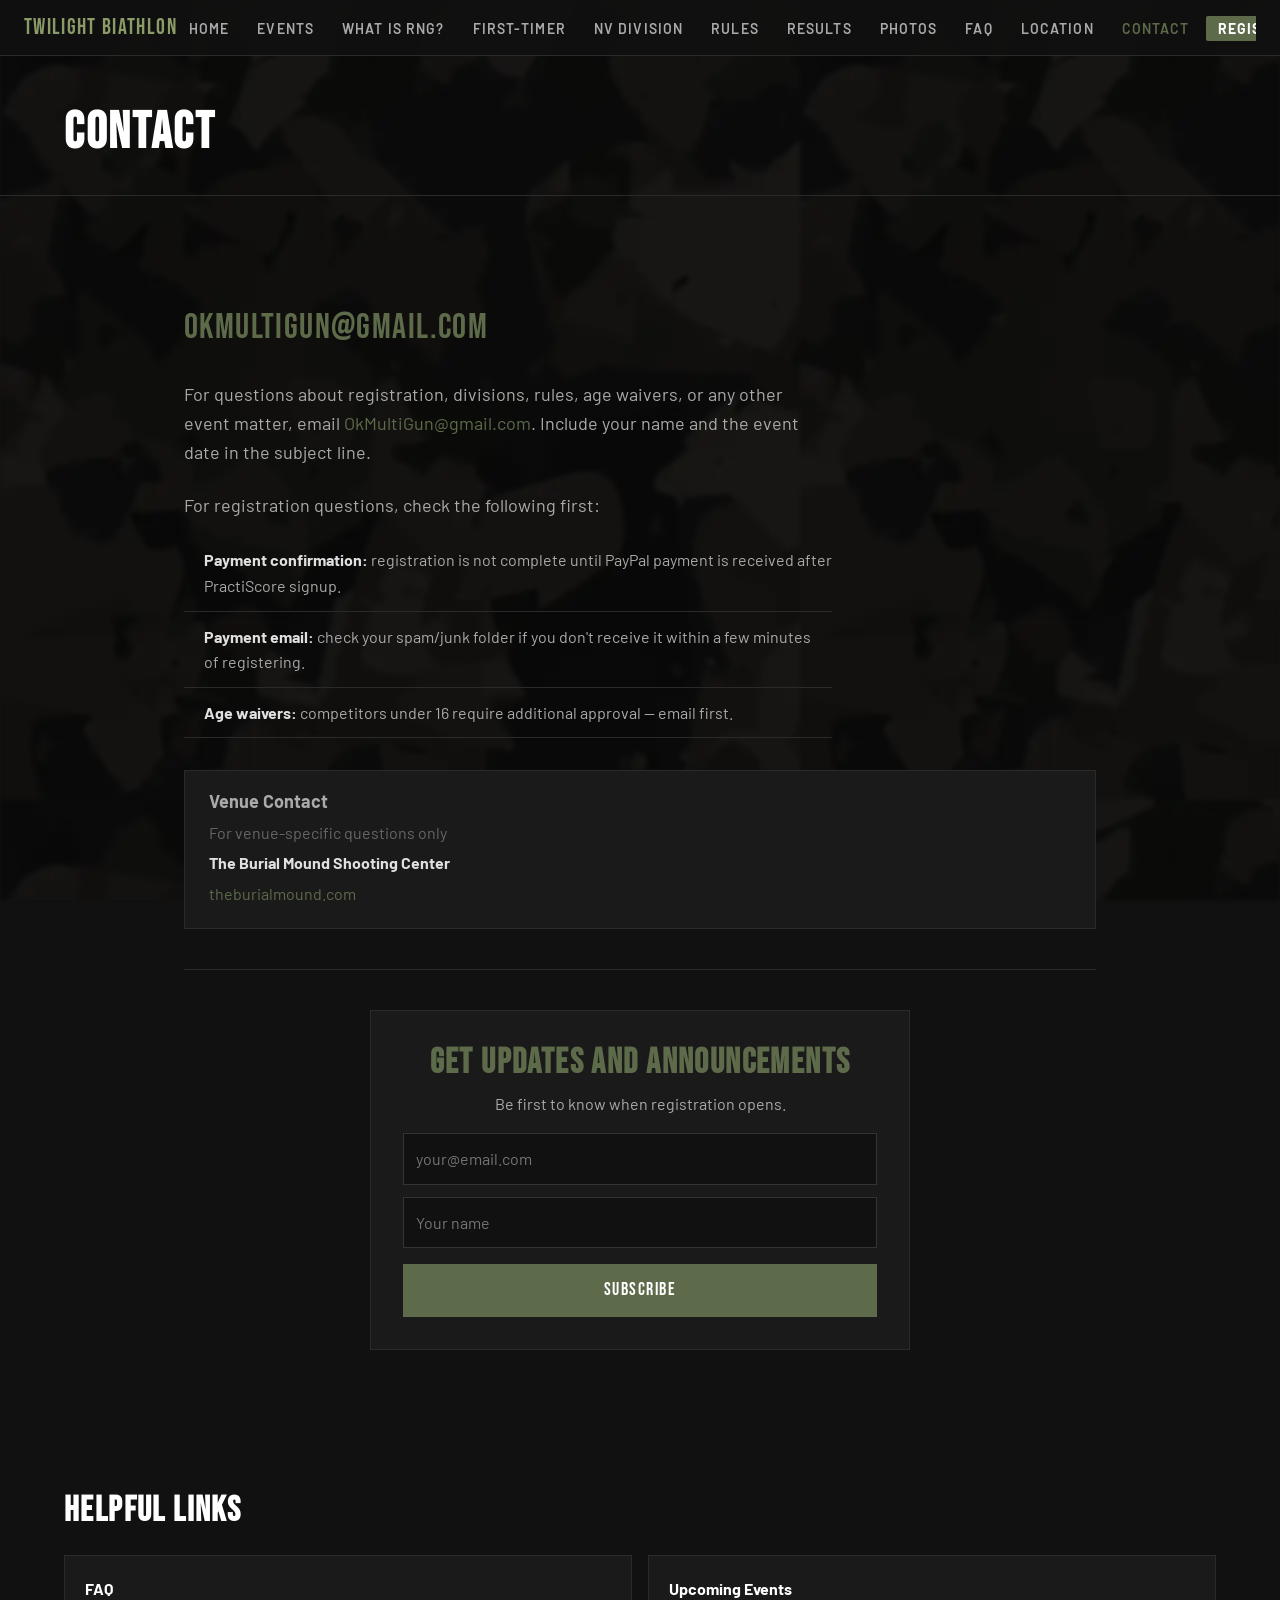
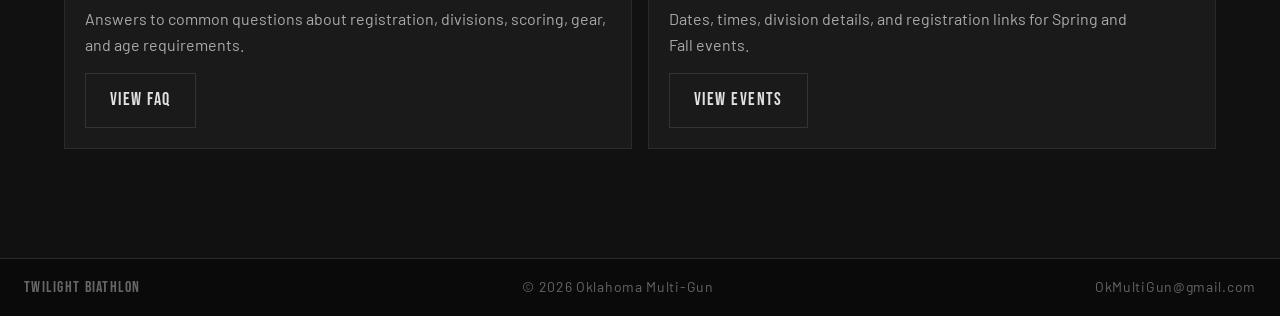
<file: contact.html>
<!DOCTYPE html>
<html lang="en">
<head>
  <meta charset="UTF-8">
  <meta name="viewport" content="width=device-width, initial-scale=1.0">
  <title>Contact — Twilight Biathlon</title>
  <meta name="description" content="Email OkMultiGun@gmail.com for questions about registration, divisions, rules, or any event matter.">
  <meta name="google-site-verification" content="geUuzHMeTOOOa8xEotXdUElK6i40rrp--J0Uh9sMxRY">
  <meta property="og:title" content="Contact — Twilight Biathlon">
  <meta property="og:description" content="Email OkMultiGun@gmail.com for questions about registration, divisions, rules, or any event matter.">
  <meta property="og:type" content="website">
  <meta property="og:locale" content="en_US">
  <link rel="canonical" href="https://twilightbiathlon.com/contact.html">
  <link rel="icon" type="image/svg+xml" href="./favicon.svg">
  <link rel="icon" type="image/svg+xml" href="./favicon.svg">
  <link rel="stylesheet" href="./base.css">
  <link rel="stylesheet" href="./style.css">
  <style>
    .reveal { opacity: 0; transform: translateY(16px); transition: opacity 0.5s ease, transform 0.5s ease; }
    .revealed { opacity: 1; transform: translateY(0); }
  </style>
</head>
<body>
  <!-- Skip to content -->
  <a href="#main" class="sr-only">Skip to content</a>

  <nav class="nav" role="navigation" aria-label="Main navigation">
    <a href="./index.html" class="nav__logo">TWILIGHT BIATHLON</a>
    <ul class="nav__links">
      <li><a href="./index.html" class="nav__link">Home</a></li>
      <li><a href="./events.html" class="nav__link">Events</a></li>
      <li><a href="./what-is-run-and-gun.html" class="nav__link">What Is RnG?</a></li>
      <li><a href="./first-timer.html" class="nav__link">First-Timer</a></li>
      <li><a href="./night-vision-division.html" class="nav__link">NV Division</a></li>
      <li><a href="./rules.html" class="nav__link">Rules</a></li>
      <li><a href="./results.html" class="nav__link">Results</a></li>
      <li><a href="./media.html" class="nav__link">Photos</a></li>
      <li><a href="./faq.html" class="nav__link">FAQ</a></li>
      <li><a href="./location.html" class="nav__link">Location</a></li>
      <li><a href="./contact.html" class="nav__link nav__link--active">Contact</a></li>
      <li><a href="./register.html" class="nav__link nav__link--cta">Register</a></li>
    </ul>
    <button id="nav-hamburger" class="nav__hamburger" aria-label="Open menu" aria-expanded="false">
      <span></span><span></span><span></span>
    </button>
  </nav>

  <div id="mobile-menu" class="mobile-menu" role="menu">
  <a href="./index.html" class="mobile-menu__link">Home</a>
  <a href="./events.html" class="mobile-menu__link">Events</a>
  <a href="./what-is-run-and-gun.html" class="mobile-menu__link">What Is RnG?</a>
  <a href="./first-timer.html" class="mobile-menu__link">First-Timer</a>
  <a href="./night-vision-division.html" class="mobile-menu__link">NV Division</a>
  <a href="./rules.html" class="mobile-menu__link">Rules</a>
  <a href="./results.html" class="mobile-menu__link">Results</a>
  <a href="./media.html" class="mobile-menu__link">Photos</a>
  <a href="./faq.html" class="mobile-menu__link">FAQ</a>
  <a href="./location.html" class="mobile-menu__link">Location</a>
  <a href="./contact.html" class="mobile-menu__link mobile-menu__link--active">Contact</a>
  <a href="./register.html" class="mobile-menu__link mobile-menu__link--cta">Register</a>
  </div>


  <main id="main">
    <div class="page-header">
      <div class="container">
        <h1 class="page-header__title">CONTACT</h1>
      </div>
    </div>

    <div class="page-content">
      <div class="container container--default">

        <a href="mailto:OkMultiGun@gmail.com" style="display:inline-block; font-family:var(--font-display); font-size:var(--text-xl); color:var(--color-amber); letter-spacing:0.04em; text-decoration:none; margin-bottom:var(--space-6);">OkMultiGun@gmail.com</a>

        <p style="font-size:var(--text-base); color:var(--color-text-muted); margin-bottom:var(--space-6); max-width:640px;">
          For questions about registration, divisions, rules, age waivers, or any other event matter, email <a href="mailto:OkMultiGun@gmail.com" class="text-link">OkMultiGun@gmail.com</a>. Include your name and the event date in the subject line.
        </p>

        <p style="font-size:var(--text-base); color:var(--color-text-muted); margin-bottom:var(--space-2);">For registration questions, check the following first:</p>
        <ul style="list-style:none; margin:var(--space-4) 0 var(--space-8); padding:0;">
          <li style="padding:var(--space-3) 0 var(--space-3) var(--space-5); border-bottom:1px solid var(--color-border); font-size:var(--text-sm); color:var(--color-text-muted);"><strong style="color:var(--color-text);">Payment confirmation:</strong> registration is not complete until PayPal payment is received after PractiScore signup.</li>
          <li style="padding:var(--space-3) 0 var(--space-3) var(--space-5); border-bottom:1px solid var(--color-border); font-size:var(--text-sm); color:var(--color-text-muted);"><strong style="color:var(--color-text);">Payment email:</strong> check your spam/junk folder if you don't receive it within a few minutes of registering.</li>
          <li style="padding:var(--space-3) 0 var(--space-3) var(--space-5); border-bottom:1px solid var(--color-border); font-size:var(--text-sm); color:var(--color-text-muted);"><strong style="color:var(--color-text);">Age waivers:</strong> competitors under 16 require additional approval — email first.</li>
        </ul>

        <div style="background:var(--color-surface); border:1px solid var(--color-border); padding:var(--space-5) var(--space-6); margin-bottom: var(--space-8);">
          <h3 style="color:var(--color-text-muted); font-size:var(--text-base); margin-bottom:var(--space-2);">Venue Contact</h3>
          <p style="font-size:var(--text-sm); color:var(--color-text-faint); margin-bottom:var(--space-1);">For venue-specific questions only</p>
          <p style="font-size:var(--text-sm); color:var(--color-text); margin-bottom:var(--space-1);"><strong>The Burial Mound Shooting Center</strong></p>
          <p><a href="https://theburialmound.com" target="_blank" rel="noopener noreferrer" class="text-link" style="font-size:var(--text-sm);">theburialmound.com</a></p>
        </div>

        <hr class="section-divider">

        <!-- EMAIL SIGNUP -->
        <div class="email-signup reveal">
          <h2>Get Updates and Announcements</h2>
          <p>Be first to know when registration opens.</p>
          <form method="POST" action="https://ef4ccaf8.sibforms.com/serve/[base64]" data-type="subscription">
            <div style="margin-bottom: var(--space-3);">
              <label for="EMAIL2" class="sr-only">Email address</label>
              <input type="email" id="EMAIL2" name="EMAIL" placeholder="your@email.com" required
                style="width: 100%; padding: var(--space-3); background: var(--color-bg); border: 1px solid var(--color-border-light); color: var(--color-text); font-size: var(--text-sm);">
            </div>
            <div style="margin-bottom: var(--space-4);">
              <label for="LASTNAME2" class="sr-only">Name</label>
              <input type="text" id="LASTNAME2" name="LASTNAME" placeholder="Your name" maxlength="200"
                style="width: 100%; padding: var(--space-3); background: var(--color-bg); border: 1px solid var(--color-border-light); color: var(--color-text); font-size: var(--text-sm);">
            </div>
            <input type="text" name="email_address_check" value="" style="display:none;">
            <input type="hidden" name="locale" value="en">
            <button type="submit" class="btn btn--primary" style="width: 100%;">Subscribe</button>
          </form>
        </div>

      </div>
    </div>
  </main>

  <section class="section" aria-label="Quick links">
    <div class="container">
      <h2 class="section-heading">Helpful Links</h2>
      <div class="diff-grid">
        <div class="diff-card reveal">
          <div class="diff-content">
            <strong>FAQ</strong>
            <p>Answers to common questions about registration, divisions, scoring, gear, and age requirements.</p>
            <a href="./faq.html" class="btn btn--outline" style="margin-top:var(--space-4);">View FAQ</a>
          </div>
        </div>
        <div class="diff-card reveal">
          <div class="diff-content">
            <strong>Upcoming Events</strong>
            <p>Dates, times, division details, and registration links for Spring and Fall events.</p>
            <a href="./events.html" class="btn btn--outline" style="margin-top:var(--space-4);">View Events</a>
          </div>
        </div>
      </div>
    </div>
  </section>

  <footer class="footer" role="contentinfo">
    <span class="footer__brand">TWILIGHT BIATHLON</span>
    <span>&copy; 2026 Oklahoma Multi-Gun</span>
    <a href="mailto:OkMultiGun@gmail.com">OkMultiGun@gmail.com</a>
  </footer>

  <script src="./app.js" defer></script>
</body>
</html>
</file>
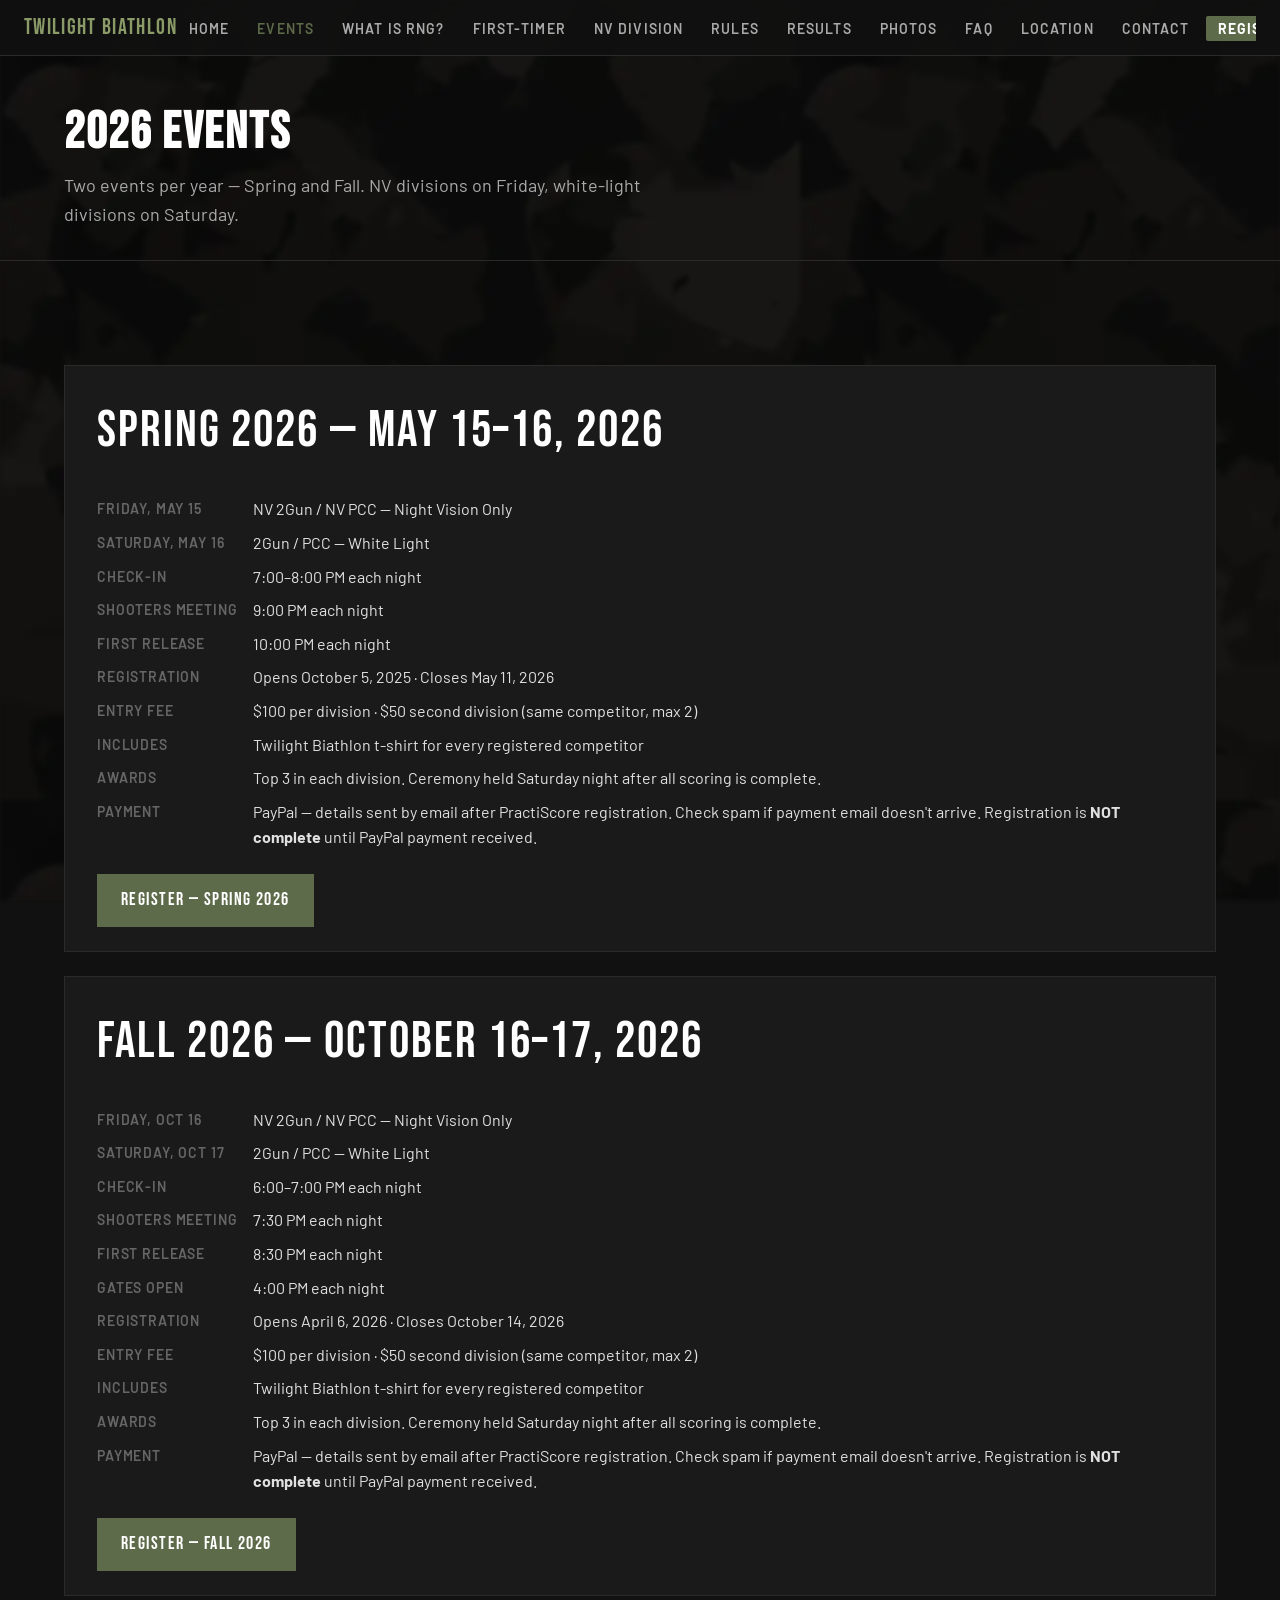
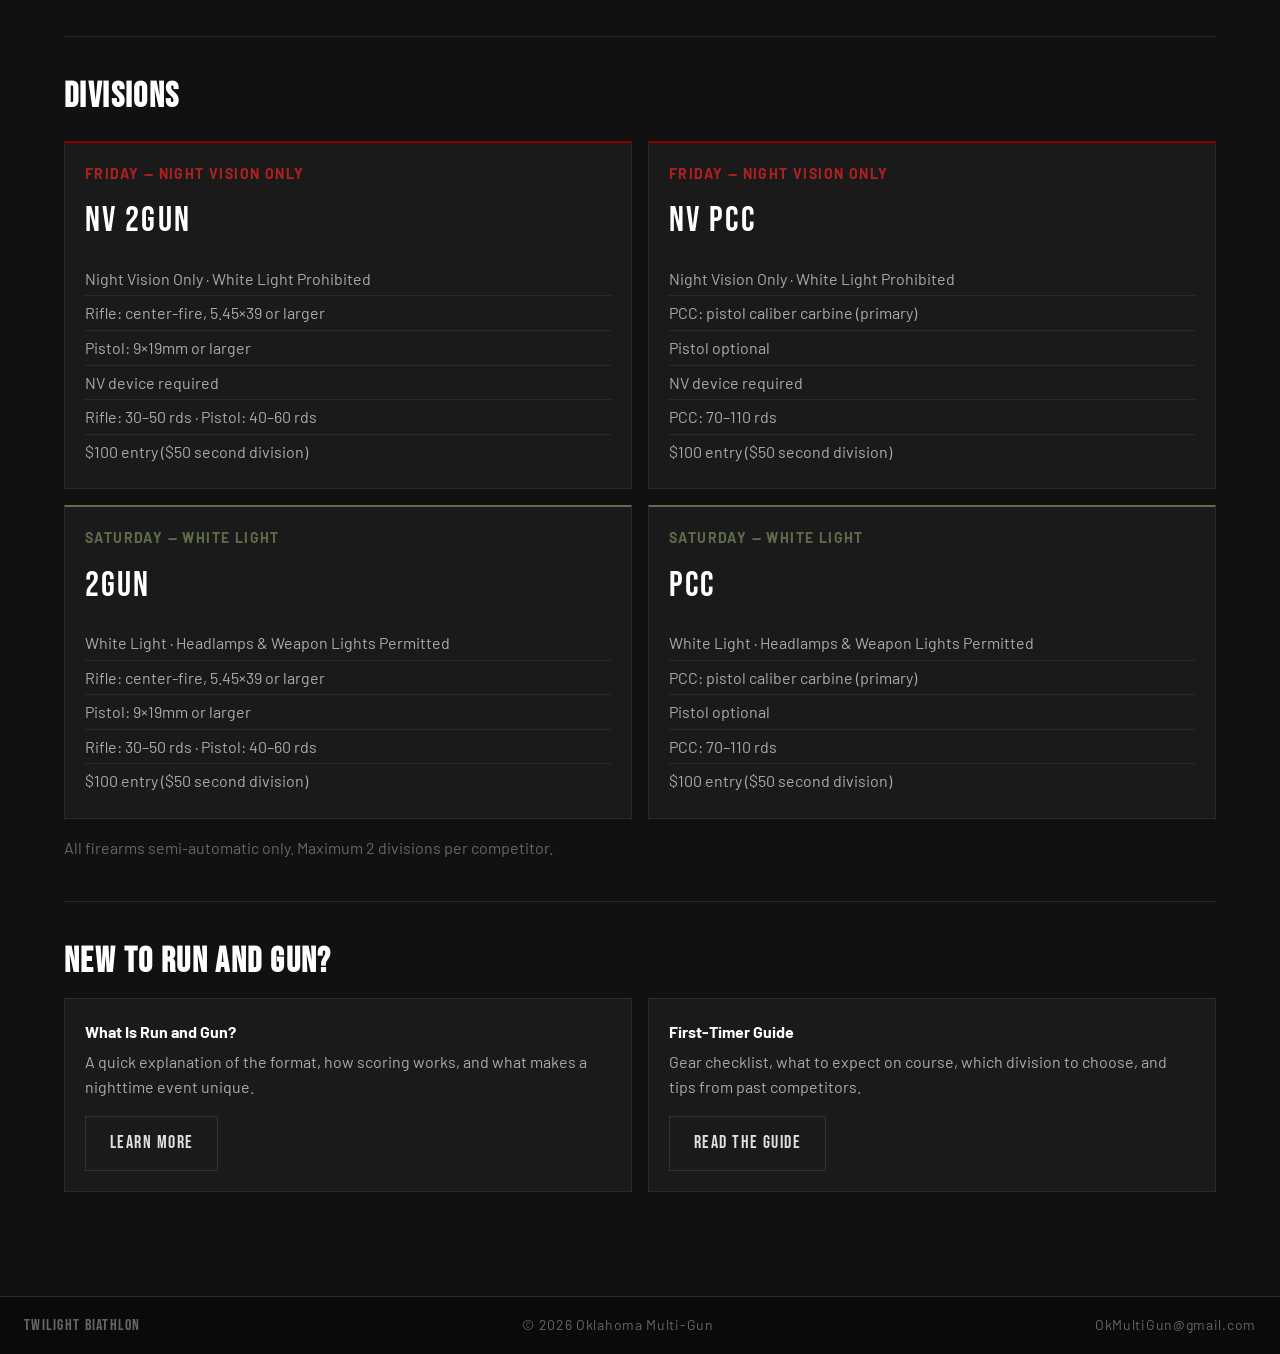
<file: events.html>
<!DOCTYPE html>
<html lang="en">
<head>
  <meta charset="UTF-8">
  <meta name="viewport" content="width=device-width, initial-scale=1.0">
  <title>Twilight Biathlon 2026 — Spring & Fall Events | Pawnee OK</title>
  <meta name="description" content="Spring: May 15–16, 2026. Fall: October 16–17, 2026. NV Friday, white light Saturday. Register on PractiScore.">
  <meta name="google-site-verification" content="geUuzHMeTOOOa8xEotXdUElK6i40rrp--J0Uh9sMxRY">
  <meta property="og:title" content="Twilight Biathlon 2026 — Spring & Fall Events | Pawnee OK">
  <meta property="og:description" content="Spring: May 15–16, 2026. Fall: October 16–17, 2026. NV Friday, white light Saturday. Register on PractiScore.">
  <meta property="og:type" content="website">
  <meta property="og:locale" content="en_US">
  <link rel="canonical" href="https://twilightbiathlon.com/events.html">
  <link rel="icon" type="image/svg+xml" href="./favicon.svg">
  <link rel="icon" type="image/svg+xml" href="./favicon.svg">
  <link rel="stylesheet" href="./base.css">
  <link rel="stylesheet" href="./style.css">
  <style>
    .reveal { opacity: 0; transform: translateY(16px); transition: opacity 0.5s ease, transform 0.5s ease; }
    .revealed { opacity: 1; transform: translateY(0); }
  </style>
</head>
<body>
  <!-- Skip to content -->
  <a href="#main" class="sr-only">Skip to content</a>

  <nav class="nav" role="navigation" aria-label="Main navigation">
    <a href="./index.html" class="nav__logo">TWILIGHT BIATHLON</a>
    <ul class="nav__links">
      <li><a href="./index.html" class="nav__link">Home</a></li>
      <li><a href="./events.html" class="nav__link nav__link--active">Events</a></li>
      <li><a href="./what-is-run-and-gun.html" class="nav__link">What Is RnG?</a></li>
      <li><a href="./first-timer.html" class="nav__link">First-Timer</a></li>
      <li><a href="./night-vision-division.html" class="nav__link">NV Division</a></li>
      <li><a href="./rules.html" class="nav__link">Rules</a></li>
      <li><a href="./results.html" class="nav__link">Results</a></li>
      <li><a href="./media.html" class="nav__link">Photos</a></li>
      <li><a href="./faq.html" class="nav__link">FAQ</a></li>
      <li><a href="./location.html" class="nav__link">Location</a></li>
      <li><a href="./contact.html" class="nav__link">Contact</a></li>
      <li><a href="./register.html" class="nav__link nav__link--cta">Register</a></li>
    </ul>
    <button id="nav-hamburger" class="nav__hamburger" aria-label="Open menu" aria-expanded="false">
      <span></span><span></span><span></span>
    </button>
  </nav>

  <div id="mobile-menu" class="mobile-menu" role="menu">
  <a href="./index.html" class="mobile-menu__link">Home</a>
  <a href="./events.html" class="mobile-menu__link mobile-menu__link--active">Events</a>
  <a href="./what-is-run-and-gun.html" class="mobile-menu__link">What Is RnG?</a>
  <a href="./first-timer.html" class="mobile-menu__link">First-Timer</a>
  <a href="./night-vision-division.html" class="mobile-menu__link">NV Division</a>
  <a href="./rules.html" class="mobile-menu__link">Rules</a>
  <a href="./results.html" class="mobile-menu__link">Results</a>
  <a href="./media.html" class="mobile-menu__link">Photos</a>
  <a href="./faq.html" class="mobile-menu__link">FAQ</a>
  <a href="./location.html" class="mobile-menu__link">Location</a>
  <a href="./contact.html" class="mobile-menu__link">Contact</a>
  <a href="./register.html" class="mobile-menu__link mobile-menu__link--cta">Register</a>
  </div>


  <main id="main">
    <div class="page-header">
      <div class="container">
        <h1 class="page-header__title">2026 EVENTS</h1>
        <p class="page-header__subtitle">Two events per year — Spring and Fall. NV divisions on Friday, white-light divisions on Saturday.</p>
      </div>
    </div>

    <div class="page-content">
      <div class="container">

        <!-- EVENTS-START -->
        <!-- SPRING 2026 -->
        <div class="event-card reveal">
          <div class="event-date">SPRING 2026 — MAY 15–16, 2026</div>
          <div class="event-details">
            <span class="lbl">Friday, May 15</span><span class="val">NV 2Gun / NV PCC — Night Vision Only</span>
            <span class="lbl">Saturday, May 16</span><span class="val">2Gun / PCC — White Light</span>
            <span class="lbl">Check-in</span><span class="val">7:00–8:00 PM each night</span>
            <span class="lbl">Shooters meeting</span><span class="val">9:00 PM each night</span>
            <span class="lbl">First release</span><span class="val">10:00 PM each night</span>
            <span class="lbl">Registration</span><span class="val">Opens October 5, 2025 · Closes May 11, 2026</span>
            <span class="lbl">Entry fee</span><span class="val">$100 per division · $50 second division (same competitor, max 2)</span>
            <span class="lbl">Includes</span><span class="val">Twilight Biathlon t-shirt for every registered competitor</span>
            <span class="lbl">Awards</span><span class="val">Top 3 in each division. Ceremony held Saturday night after all scoring is complete.</span>
            <span class="lbl">Payment</span><span class="val">PayPal — details sent by email after PractiScore registration. Check spam if payment email doesn't arrive. Registration is <strong>NOT complete</strong> until PayPal payment received.</span>
          </div>
          <a href="https://practiscore.com/twilight-biathlon-may-15-16-2026/register" target="_blank" rel="noopener noreferrer" class="btn btn--primary">Register &mdash; Spring 2026</a>
        </div>

        <!-- FALL 2026 -->
        <div class="event-card reveal">
          <div class="event-date">FALL 2026 — OCTOBER 16–17, 2026</div>
          <div class="event-details">
            <span class="lbl">Friday, Oct 16</span><span class="val">NV 2Gun / NV PCC — Night Vision Only</span>
            <span class="lbl">Saturday, Oct 17</span><span class="val">2Gun / PCC — White Light</span>
            <span class="lbl">Check-in</span><span class="val">6:00–7:00 PM each night</span>
            <span class="lbl">Shooters meeting</span><span class="val">7:30 PM each night</span>
            <span class="lbl">First release</span><span class="val">8:30 PM each night</span>
            <span class="lbl">Gates open</span><span class="val">4:00 PM each night</span>
            <span class="lbl">Registration</span><span class="val">Opens April 6, 2026 · Closes October 14, 2026</span>
            <span class="lbl">Entry fee</span><span class="val">$100 per division · $50 second division (same competitor, max 2)</span>
            <span class="lbl">Includes</span><span class="val">Twilight Biathlon t-shirt for every registered competitor</span>
            <span class="lbl">Awards</span><span class="val">Top 3 in each division. Ceremony held Saturday night after all scoring is complete.</span>
            <span class="lbl">Payment</span><span class="val">PayPal — details sent by email after PractiScore registration. Check spam if payment email doesn't arrive. Registration is <strong>NOT complete</strong> until PayPal payment received.</span>
          </div>
          <a href="https://practiscore.com/twilight-biathlon-october-16-17-2026/register" target="_blank" rel="noopener noreferrer" class="btn btn--primary">Register &mdash; Fall 2026</a>
        </div>
        <!-- EVENTS-END -->

        <hr class="section-divider">

        <!-- DIVISIONS -->
        <h2 class="section-heading reveal">Divisions</h2>
        <div class="div-grid">
          <div class="div-card nv reveal">
            <div class="div-tag">Friday — Night Vision Only</div>
            <div class="div-name">NV 2GUN</div>
            <ul class="div-specs">
              <li>Night Vision Only &middot; White Light Prohibited</li>
              <li>Rifle: center-fire, 5.45×39 or larger</li>
              <li>Pistol: 9×19mm or larger</li>
              <li>NV device required</li>
              <li>Rifle: 30–50 rds &middot; Pistol: 40–60 rds</li>
              <li>$100 entry ($50 second division)</li>
            </ul>
          </div>
          <div class="div-card nv reveal">
            <div class="div-tag">Friday — Night Vision Only</div>
            <div class="div-name">NV PCC</div>
            <ul class="div-specs">
              <li>Night Vision Only &middot; White Light Prohibited</li>
              <li>PCC: pistol caliber carbine (primary)</li>
              <li>Pistol optional</li>
              <li>NV device required</li>
              <li>PCC: 70–110 rds</li>
              <li>$100 entry ($50 second division)</li>
            </ul>
          </div>
          <div class="div-card reveal">
            <div class="div-tag">Saturday — White Light</div>
            <div class="div-name">2GUN</div>
            <ul class="div-specs">
              <li>White Light &middot; Headlamps &amp; Weapon Lights Permitted</li>
              <li>Rifle: center-fire, 5.45×39 or larger</li>
              <li>Pistol: 9×19mm or larger</li>
              <li>Rifle: 30–50 rds &middot; Pistol: 40–60 rds</li>
              <li>$100 entry ($50 second division)</li>
            </ul>
          </div>
          <div class="div-card reveal">
            <div class="div-tag">Saturday — White Light</div>
            <div class="div-name">PCC</div>
            <ul class="div-specs">
              <li>White Light &middot; Headlamps &amp; Weapon Lights Permitted</li>
              <li>PCC: pistol caliber carbine (primary)</li>
              <li>Pistol optional</li>
              <li>PCC: 70–110 rds</li>
              <li>$100 entry ($50 second division)</li>
            </ul>
          </div>
        </div>
        <p class="div-note">All firearms semi-automatic only. Maximum 2 divisions per competitor.</p>

        <hr class="section-divider">

        <!-- NEW TO RUN AND GUN -->
        <div style="margin-bottom: var(--space-10);">
          <h2 class="section-heading reveal" style="margin-bottom:var(--space-4);">New to Run and Gun?</h2>
          <div class="diff-grid">
            <div class="diff-card reveal">
              <div class="diff-content">
                <strong>What Is Run and Gun?</strong>
                <p>A quick explanation of the format, how scoring works, and what makes a nighttime event unique.</p>
                <a href="./what-is-run-and-gun.html" class="btn btn--outline" style="margin-top:var(--space-4);">Learn More</a>
              </div>
            </div>
            <div class="diff-card reveal">
              <div class="diff-content">
                <strong>First-Timer Guide</strong>
                <p>Gear checklist, what to expect on course, which division to choose, and tips from past competitors.</p>
                <a href="./first-timer.html" class="btn btn--outline" style="margin-top:var(--space-4);">Read the Guide</a>
              </div>
            </div>
          </div>
        </div>
      </div>
    </div>
  </main>

  <footer class="footer" role="contentinfo">
    <span class="footer__brand">TWILIGHT BIATHLON</span>
    <span>&copy; 2026 Oklahoma Multi-Gun</span>
    <a href="mailto:OkMultiGun@gmail.com">OkMultiGun@gmail.com</a>
  </footer>

  <script src="./app.js" defer></script>
</body>
</html>
</file>
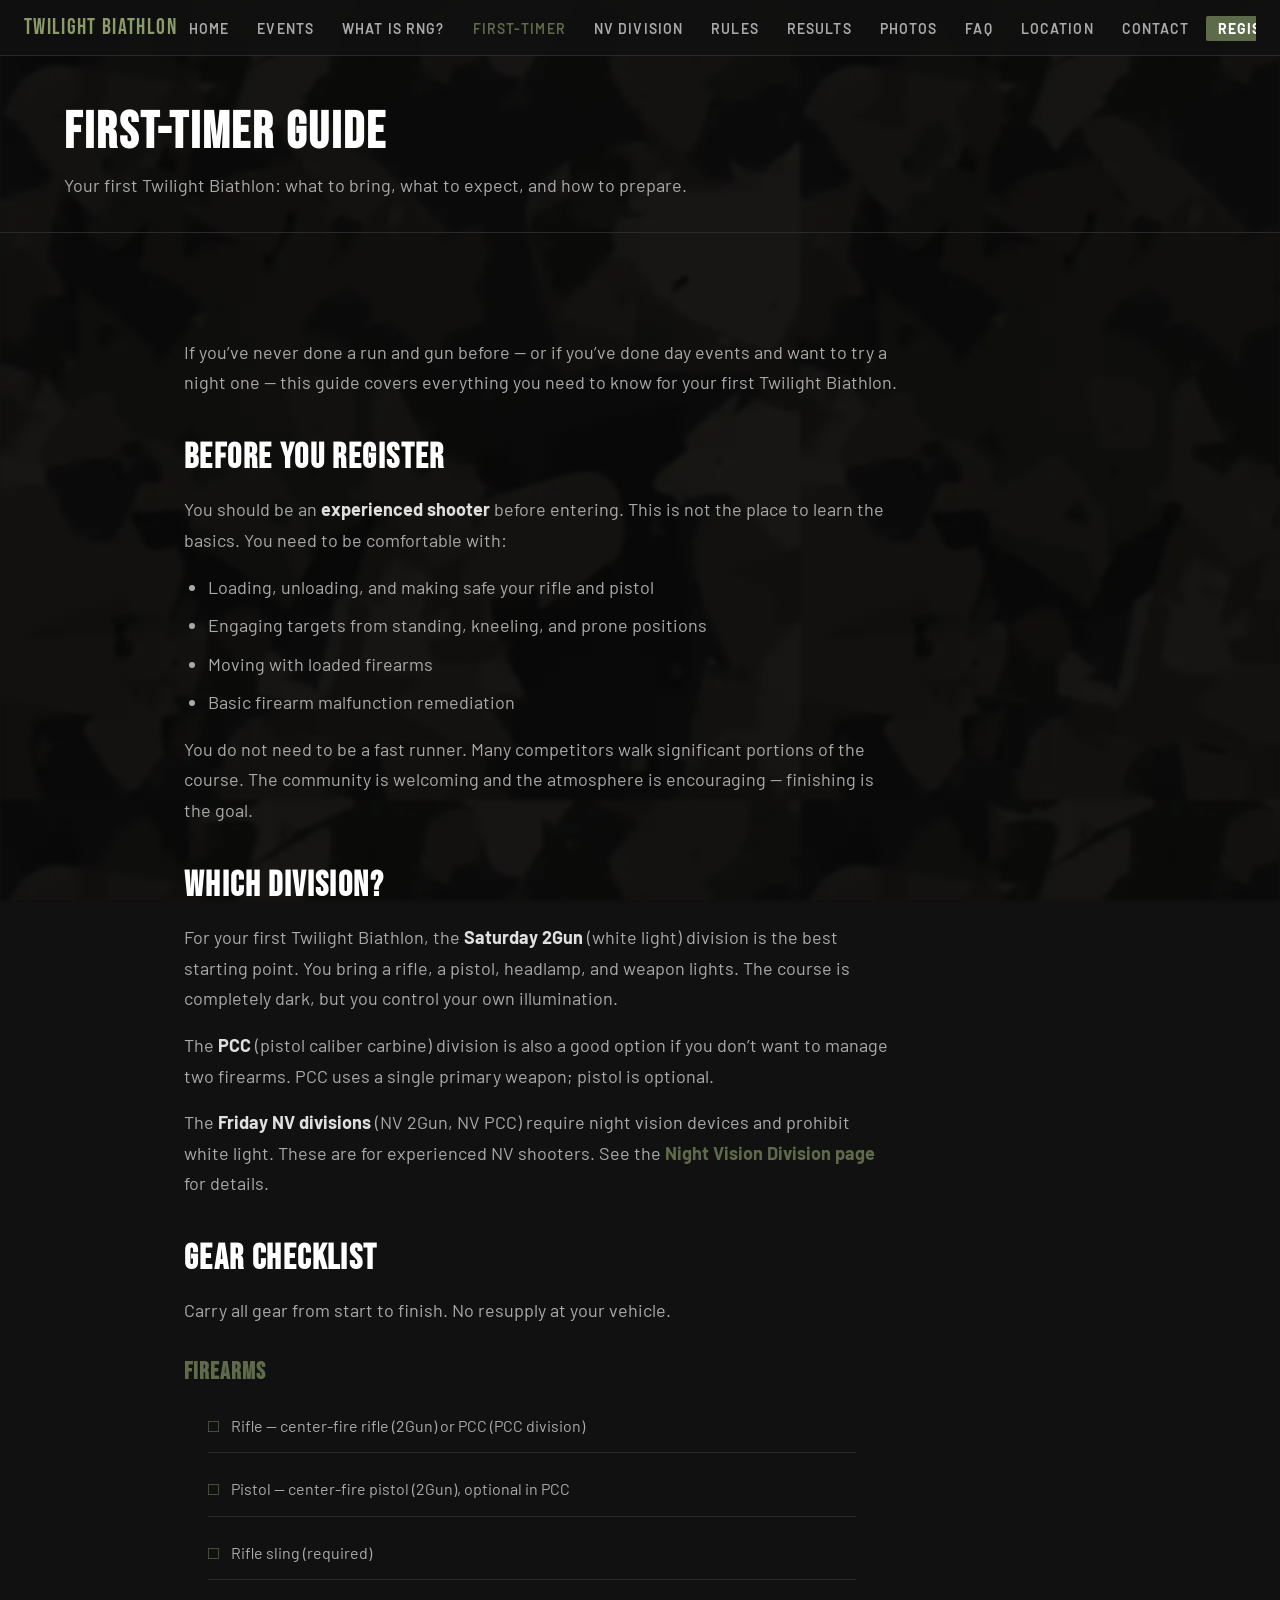
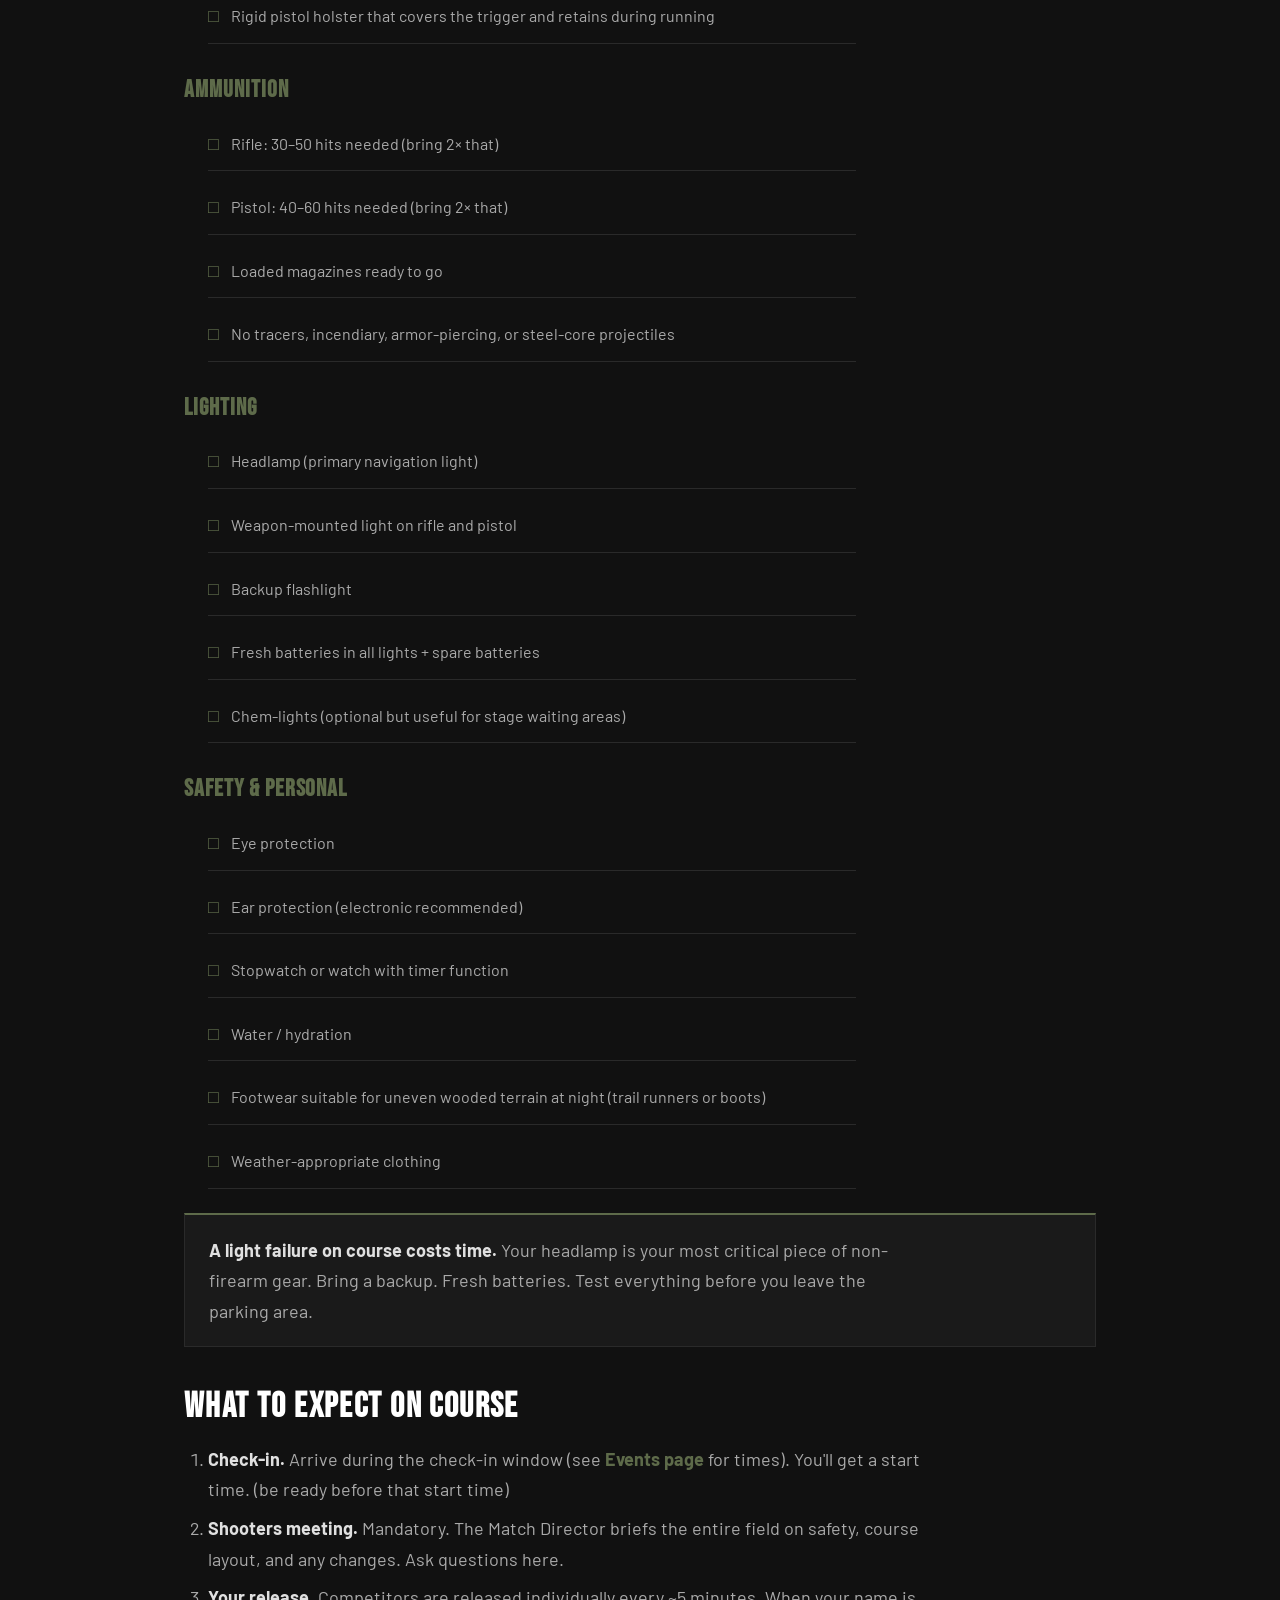
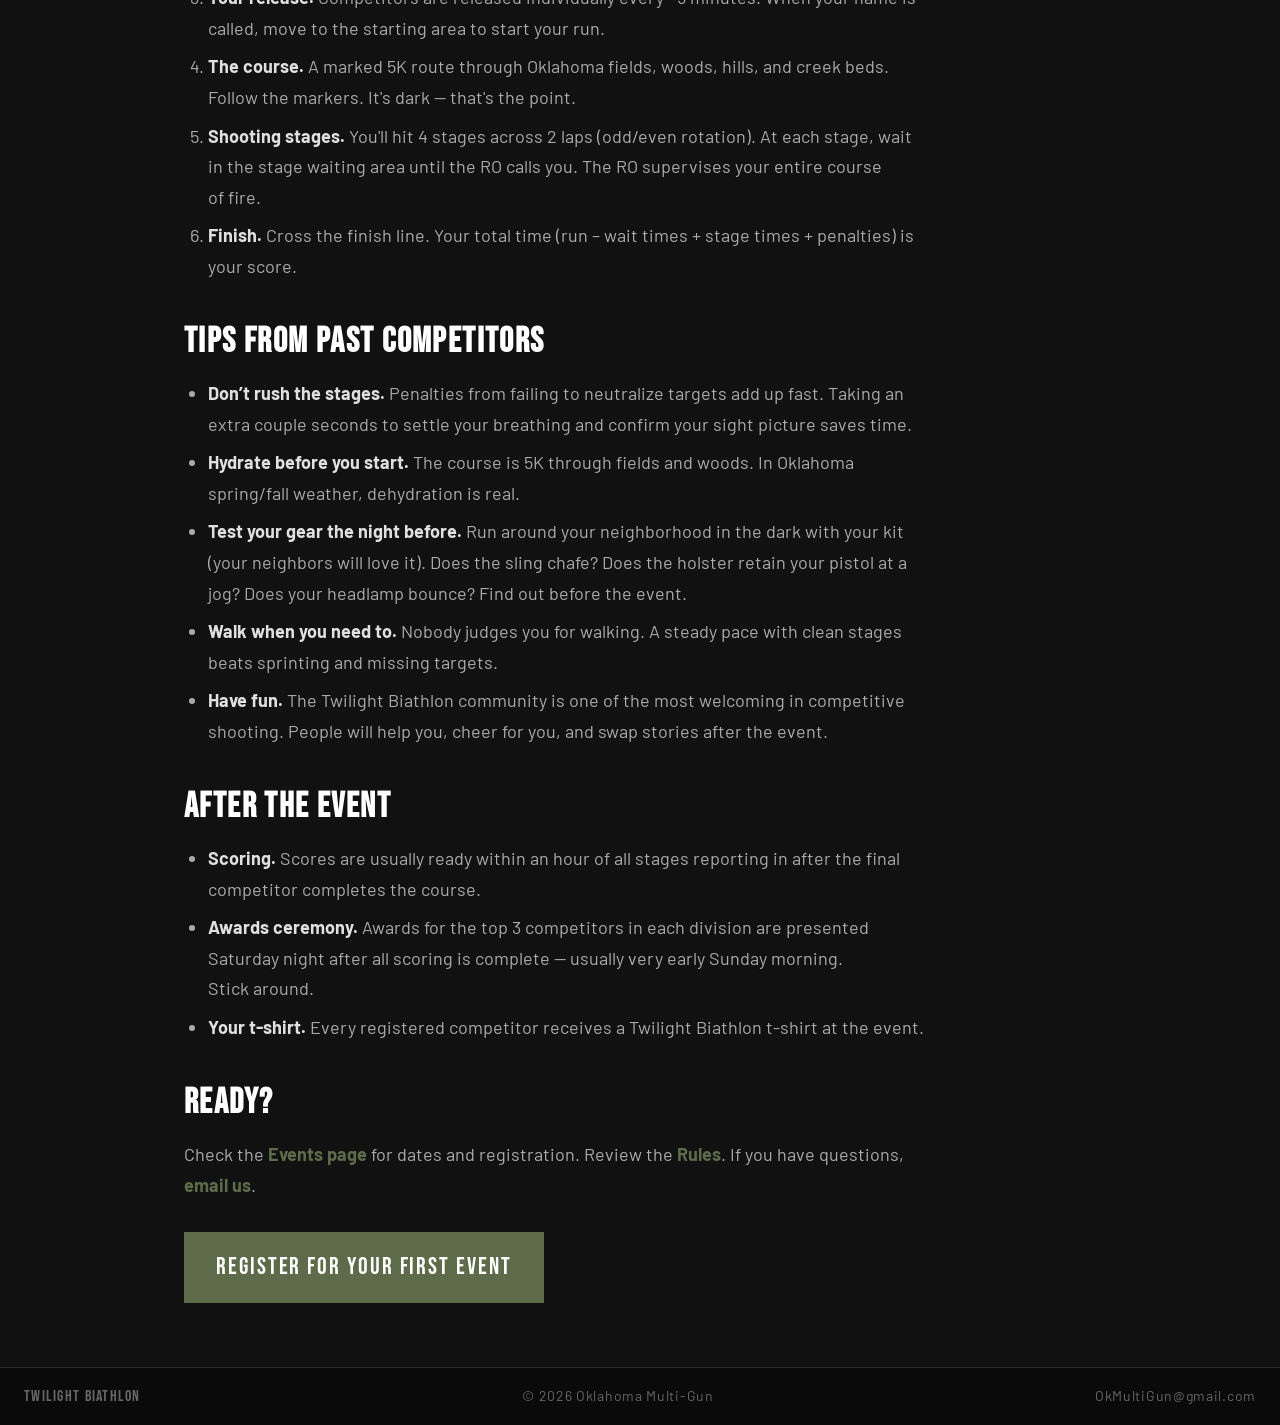
<file: first-timer.html>
<!DOCTYPE html>
<html lang="en">
<head>
  <meta charset="UTF-8">
  <meta name="viewport" content="width=device-width, initial-scale=1.0">
  <title>First-Timer Guide — Twilight Biathlon</title>
  <meta name="description" content="Never done a run and gun? This guide covers gear, fitness prep, what to expect on the course, and how to finish with a smile.">
  <meta name="google-site-verification" content="geUuzHMeTOOOa8xEotXdUElK6i40rrp--J0Uh9sMxRY">
  <meta property="og:title" content="First-Timer Guide — Twilight Biathlon">
  <meta property="og:description" content="Never done a run and gun? This guide covers gear, fitness prep, what to expect on the course, and how to finish with a smile.">
  <meta property="og:type" content="website">
  <meta property="og:locale" content="en_US">
  <link rel="canonical" href="https://twilightbiathlon.com/first-timer.html">
  <link rel="icon" type="image/svg+xml" href="./favicon.svg">
  <link rel="icon" type="image/svg+xml" href="./favicon.svg">
  <link rel="stylesheet" href="./base.css">
  <link rel="stylesheet" href="./style.css">
  <style>
    .reveal { opacity: 0; transform: translateY(16px); transition: opacity 0.5s ease, transform 0.5s ease; }
    .revealed { opacity: 1; transform: translateY(0); }
  </style>
</head>
<body>
  <!-- Skip to content -->
  <a href="#main" class="sr-only">Skip to content</a>

  <nav class="nav" role="navigation" aria-label="Main navigation">
    <a href="./index.html" class="nav__logo">TWILIGHT BIATHLON</a>
    <ul class="nav__links">
      <li><a href="./index.html" class="nav__link">Home</a></li>
      <li><a href="./events.html" class="nav__link">Events</a></li>
      <li><a href="./what-is-run-and-gun.html" class="nav__link">What Is RnG?</a></li>
      <li><a href="./first-timer.html" class="nav__link nav__link--active">First-Timer</a></li>
      <li><a href="./night-vision-division.html" class="nav__link">NV Division</a></li>
      <li><a href="./rules.html" class="nav__link">Rules</a></li>
      <li><a href="./results.html" class="nav__link">Results</a></li>
      <li><a href="./media.html" class="nav__link">Photos</a></li>
      <li><a href="./faq.html" class="nav__link">FAQ</a></li>
      <li><a href="./location.html" class="nav__link">Location</a></li>
      <li><a href="./contact.html" class="nav__link">Contact</a></li>
      <li><a href="./register.html" class="nav__link nav__link--cta">Register</a></li>
    </ul>
    <button id="nav-hamburger" class="nav__hamburger" aria-label="Open menu" aria-expanded="false">
      <span></span><span></span><span></span>
    </button>
  </nav>

  <div id="mobile-menu" class="mobile-menu" role="menu">
  <a href="./index.html" class="mobile-menu__link">Home</a>
  <a href="./events.html" class="mobile-menu__link">Events</a>
  <a href="./what-is-run-and-gun.html" class="mobile-menu__link">What Is RnG?</a>
  <a href="./first-timer.html" class="mobile-menu__link mobile-menu__link--active">First-Timer</a>
  <a href="./night-vision-division.html" class="mobile-menu__link">NV Division</a>
  <a href="./rules.html" class="mobile-menu__link">Rules</a>
  <a href="./results.html" class="mobile-menu__link">Results</a>
  <a href="./media.html" class="mobile-menu__link">Photos</a>
  <a href="./faq.html" class="mobile-menu__link">FAQ</a>
  <a href="./location.html" class="mobile-menu__link">Location</a>
  <a href="./contact.html" class="mobile-menu__link">Contact</a>
  <a href="./register.html" class="mobile-menu__link mobile-menu__link--cta">Register</a>
  </div>


  <main id="main">
    <div class="page-header">
      <div class="container">
        <h1 class="page-header__title">FIRST-TIMER GUIDE</h1>
        <p class="page-header__subtitle">Your first Twilight Biathlon: what to bring, what to expect, and how to prepare.</p>
      </div>
    </div>

    <div class="page-content">
      <div class="container container--default">
        <div class="prose">
          <p>If you’ve never done a run and gun before — or if you’ve done day events and want to try a night one — this guide covers everything you need to know for your first Twilight Biathlon.</p>

          <h2>Before You Register</h2>
          <p>You should be an <strong>experienced shooter</strong> before entering. This is not the place to learn the basics. You need to be comfortable with:</p>
          <ul>
            <li>Loading, unloading, and making safe your rifle and pistol</li>
            <li>Engaging targets from standing, kneeling, and prone positions</li>
            <li>Moving with loaded firearms</li>
            <li>Basic firearm malfunction remediation</li>
          </ul>
          <p>You do not need to be a fast runner. Many competitors walk significant portions of the course. The community is welcoming and the atmosphere is encouraging — finishing is the goal.</p>

          <h2>Which Division?</h2>
          <p>For your first Twilight Biathlon, the <strong>Saturday 2Gun</strong> (white light) division is the best starting point. You bring a rifle, a pistol, headlamp, and weapon lights. The course is completely dark, but you control your own illumination.</p>

          <p>The <strong>PCC</strong> (pistol caliber carbine) division is also a good option if you don’t want to manage two firearms. PCC uses a single primary weapon; pistol is optional.</p>

          <p>The <strong>Friday NV divisions</strong> (NV 2Gun, NV PCC) require night vision devices and prohibit white light. These are for experienced NV shooters. See the <a href="./night-vision-division.html">Night Vision Division page</a> for details.</p>

          <h2>Gear Checklist</h2>
          <p>Carry all gear from start to finish. No resupply at your vehicle.</p>

          <h3>Firearms</h3>
          <ul class="checklist">
            <li>Rifle — center-fire rifle (2Gun) or PCC (PCC division)</li>
            <li>Pistol — center-fire pistol (2Gun), optional in PCC</li>
            <li>Rifle sling (required)</li>
            <li>Rigid pistol holster that covers the trigger and retains during running</li>
          </ul>

          <h3>Ammunition</h3>
          <ul class="checklist">
            <li>Rifle: 30–50 hits needed (bring 2× that)</li>
            <li>Pistol: 40–60 hits needed (bring 2× that)</li>
            <li>Loaded magazines ready to go</li>
            <li>No tracers, incendiary, armor-piercing, or steel-core projectiles</li>
          </ul>

          <h3>Lighting</h3>
          <ul class="checklist">
            <li>Headlamp (primary navigation light)</li>
            <li>Weapon-mounted light on rifle and pistol</li>
            <li>Backup flashlight</li>
            <li>Fresh batteries in all lights + spare batteries</li>
            <li>Chem-lights (optional but useful for stage waiting areas)</li>
          </ul>

          <h3>Safety &amp; Personal</h3>
          <ul class="checklist">
            <li>Eye protection</li>
            <li>Ear protection (electronic recommended)</li>
            <li>Stopwatch or watch with timer function</li>
            <li>Water / hydration</li>
            <li>Footwear suitable for uneven wooded terrain at night (trail runners or boots)</li>
            <li>Weather-appropriate clothing</li>
          </ul>

          <div class="callout">
            <p><strong>A light failure on course costs time.</strong> Your headlamp is your most critical piece of non-firearm gear. Bring a backup. Fresh batteries. Test everything before you leave the parking area.</p>
          </div>

          <h2>What to Expect on Course</h2>
          <ol>
            <li><strong>Check-in.</strong> Arrive during the check-in window (see <a href="./events.html">Events page</a> for times). You'll get a start time. (be ready before that start time)</li>
            <li><strong>Shooters meeting.</strong> Mandatory. The Match Director briefs the entire field on safety, course layout, and any changes. Ask questions here.</li>
            <li><strong>Your release.</strong> Competitors are released individually every ~5 minutes. When your name is called, move to the starting area to start your run.</li>
            <li><strong>The course.</strong> A marked 5K route through Oklahoma fields, woods, hills, and creek beds. Follow the markers. It's dark — that's the point.</li>
            <li><strong>Shooting stages.</strong> You'll hit 4 stages across 2 laps (odd/even rotation). At each stage, wait in the stage waiting area until the RO calls you. The RO supervises your entire course of fire.</li>
            <li><strong>Finish.</strong> Cross the finish line. Your total time (run – wait times + stage times + penalties) is your score.</li>
          </ol>

          <h2>Tips from Past Competitors</h2>
          <ul>
            <li><strong>Don’t rush the stages.</strong> Penalties from failing to neutralize targets add up fast. Taking an extra couple seconds to settle your breathing and confirm your sight picture saves time.</li>
            <li><strong>Hydrate before you start.</strong> The course is 5K through fields and woods. In Oklahoma spring/fall weather, dehydration is real.</li>
            <li><strong>Test your gear the night before.</strong> Run around your neighborhood in the dark with your kit (your neighbors will love it). Does the sling chafe? Does the holster retain your pistol at a jog? Does your headlamp bounce? Find out before the event.</li>
            <li><strong>Walk when you need to.</strong> Nobody judges you for walking. A steady pace with clean stages beats sprinting and missing targets.</li>
            <li><strong>Have fun.</strong> The Twilight Biathlon community is one of the most welcoming in competitive shooting. People will help you, cheer for you, and swap stories after the event.</li>
          </ul>

          <h2>After the Event</h2>
          <ul>
            <li><strong>Scoring.</strong> Scores are usually ready within an hour of all stages reporting in after the final competitor completes the course.</li>
            <li><strong>Awards ceremony.</strong> Awards for the top 3 competitors in each division are presented Saturday night after all scoring is complete — usually very early Sunday morning. Stick around.</li>
            <li><strong>Your t-shirt.</strong> Every registered competitor receives a Twilight Biathlon t-shirt at the event.</li>
          </ul>

          <h2>Ready?</h2>
          <p>Check the <a href="./events.html">Events page</a> for dates and registration. Review the <a href="./rules.html">Rules</a>. If you have questions, <a href="./contact.html">email us</a>.</p>

          <div style="margin-top: var(--space-8);">
            <a href="./register.html" class="btn btn--primary btn--large">Register for Your First Event</a>
          </div>
        </div>
      </div>
    </div>
  </main>

  <footer class="footer" role="contentinfo">
    <span class="footer__brand">TWILIGHT BIATHLON</span>
    <span>&copy; 2026 Oklahoma Multi-Gun</span>
    <a href="mailto:OkMultiGun@gmail.com">OkMultiGun@gmail.com</a>
  </footer>

  <script src="./app.js" defer></script>
</body>
</html>
</file>
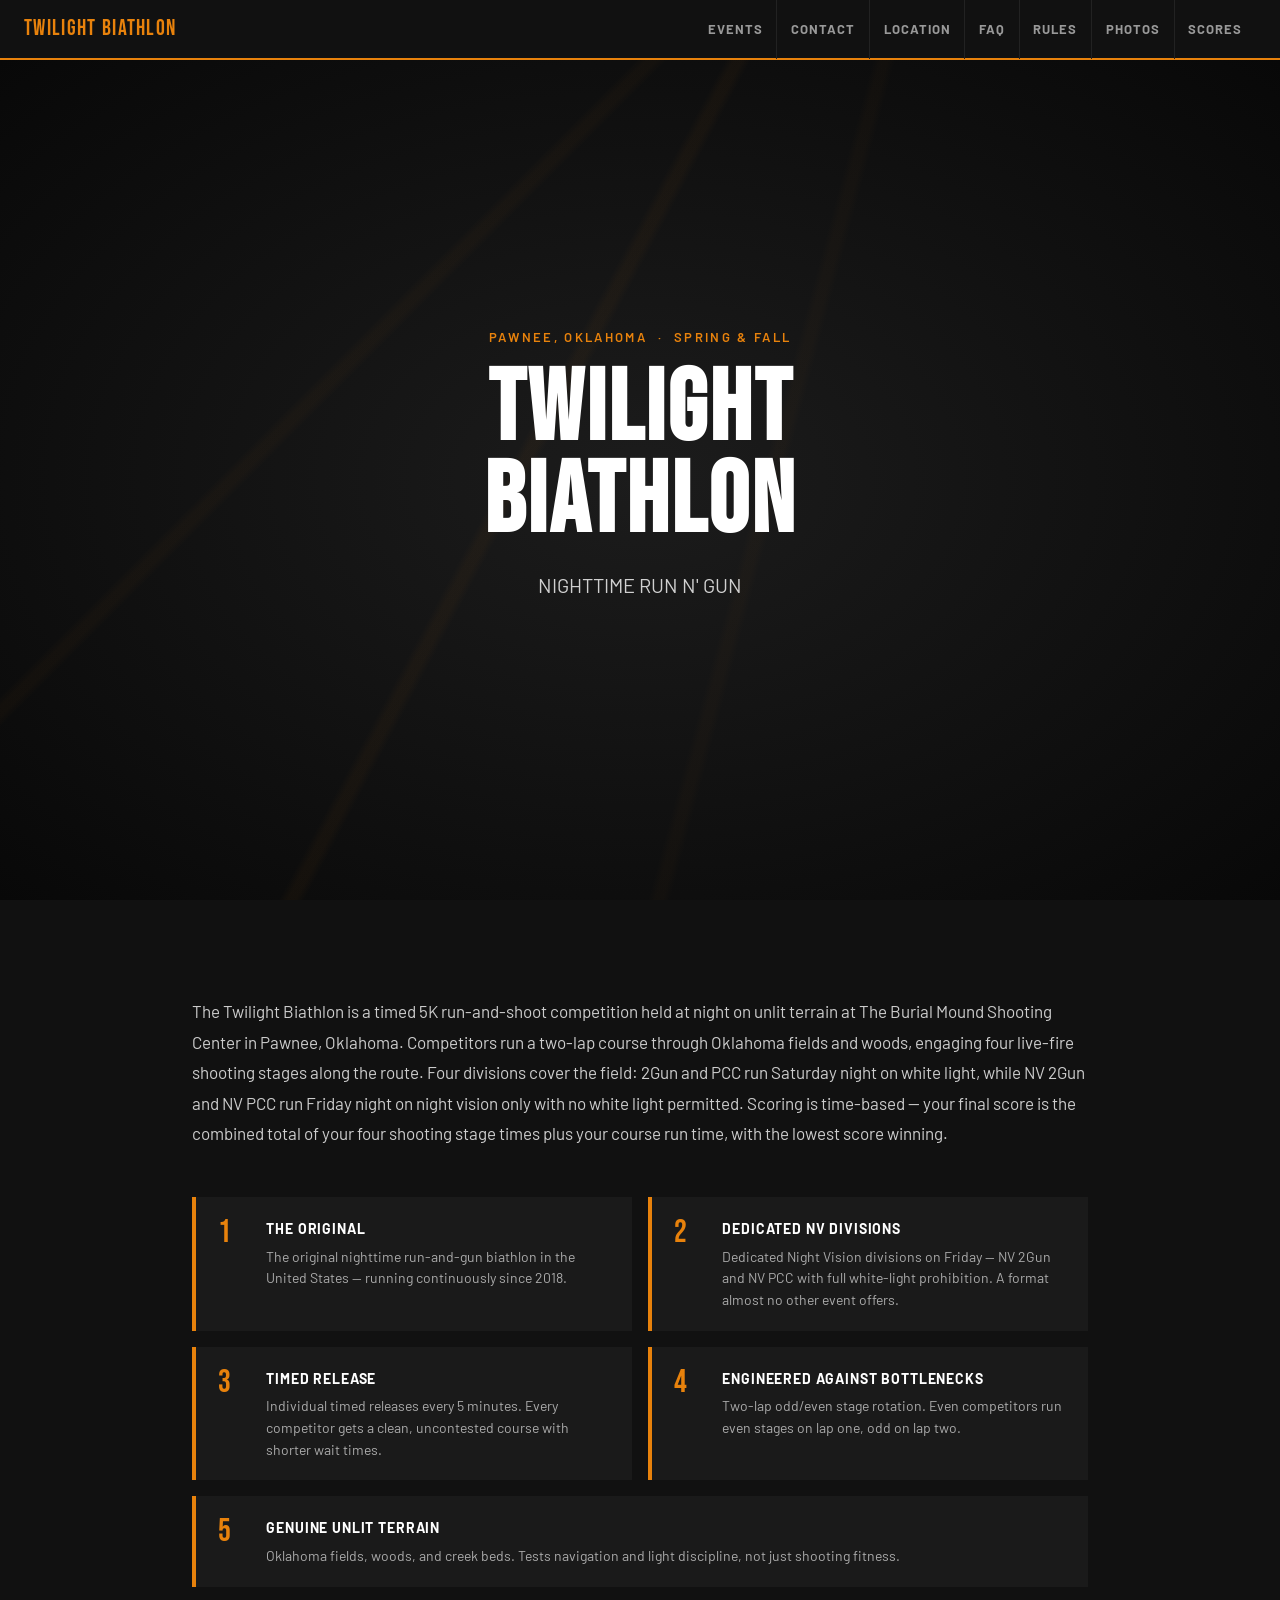
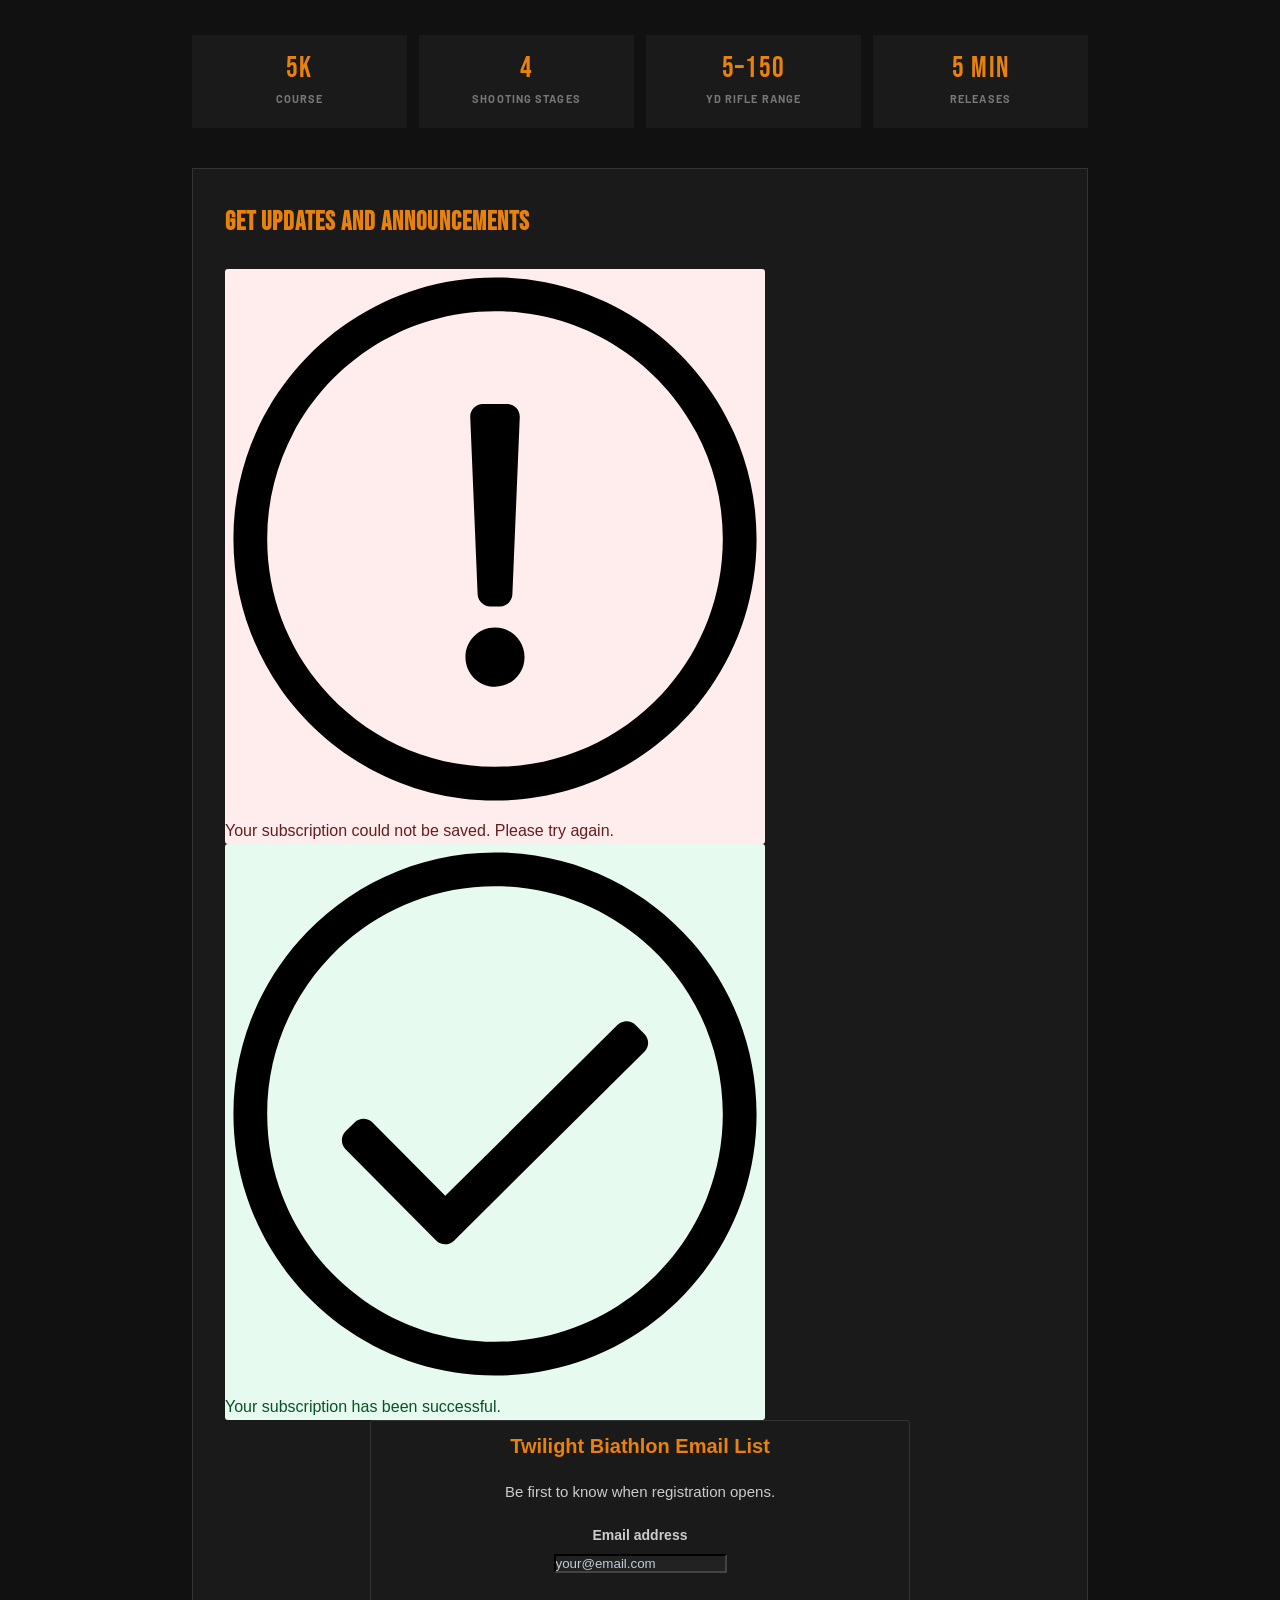
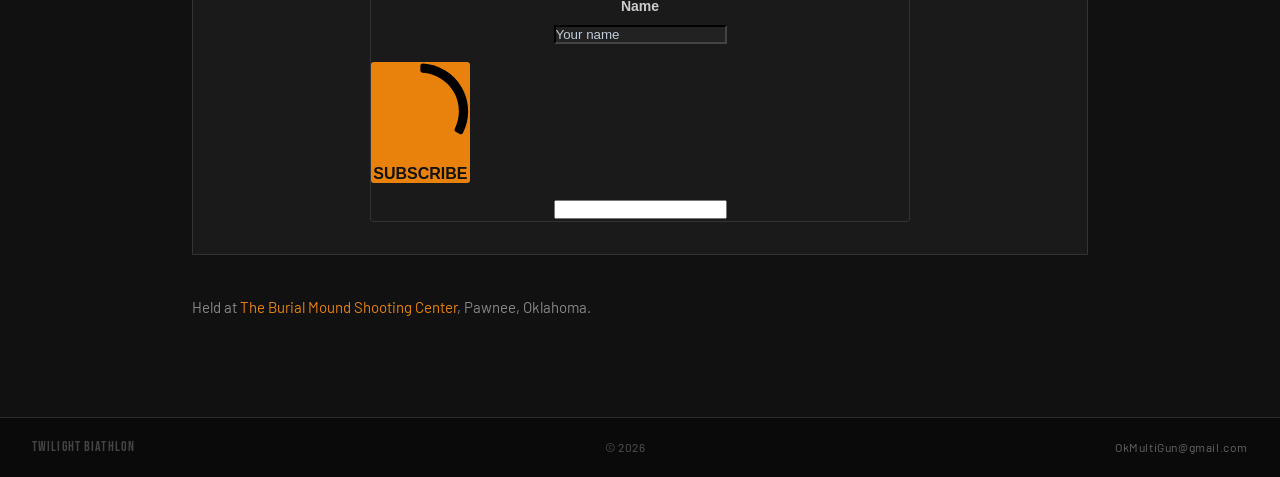
<file: index.html.html>
<!DOCTYPE html>
<html lang="en">
<head>
<meta charset="UTF-8">
<meta name="viewport" content="width=device-width, initial-scale=1.0">
<title>Twilight Biathlon | Oklahoma's Nighttime Run-and-Shoot — Pawnee, OK</title>
<meta name="description" content="Oklahoma's original nighttime run-and-shoot biathlon. 5K course, four shooting stages, complete darkness. 2Gun, PCC, and Night Vision divisions. Spring &amp; Fall. Pawnee, Oklahoma.">
<meta property="og:title" content="Twilight Biathlon | Nighttime Run-and-Shoot — Pawnee, Oklahoma">
<meta property="og:description" content="Oklahoma's original nighttime run-and-shoot biathlon. 5K, four shooting stages, complete darkness. 2Gun, PCC, NV divisions.">
<meta property="og:type" content="website">
<meta property="og:url" content="https://twilightbiathlon.com">

<script type="application/ld+json">
{
  "@context": "https://schema.org",
  "@graph": [
    {
      "@type": "SportsEvent",
      "name": "Twilight Biathlon",
      "description": "Oklahoma's original nighttime run-and-shoot biathlon. 5K course, four shooting stages, complete darkness. 2Gun, PCC, and Night Vision divisions. Spring & Fall in Pawnee, Oklahoma.",
      "location": {
        "@type": "Place",
        "name": "The Burial Mound Shooting Center",
        "address": {
          "@type": "PostalAddress",
          "streetAddress": "42251 South 34500 Road",
          "addressLocality": "Pawnee",
          "addressRegion": "OK",
          "postalCode": "74058",
          "addressCountry": "US"
        },
        "geo": {
          "@type": "GeoCoordinates",
          "latitude": 36.402360,
          "longitude": -96.854434
        }
      },
      "url": "https://twilightbiathlon.com",
      "eventAttendanceMode": "https://schema.org/OfflineEventAttendanceMode"
    }
  ]
}
</script>

<link rel="preconnect" href="https://fonts.googleapis.com">
<link rel="preconnect" href="https://fonts.gstatic.com" crossorigin>
<link href="https://fonts.googleapis.com/css2?family=Bebas+Neue&family=Barlow:ital,wght@0,400;0,500;0,600;0,700;1,400&display=swap" rel="stylesheet">
<link rel="stylesheet" href="https://sibforms.com/forms/end-form/build/sib-styles.css">

<style>
  *, *::before, *::after { box-sizing: border-box; margin: 0; padding: 0; }

  :root {
    --amber: #E8820C;
    --dark-red: #8B0000;
    --black: #111111;
    --near-black: #0f0f0f;
    --card: #1a1a1a;
    --border: #2a2a2a;
    --muted: #888888;
    --text: #e0e0e0;
    --nav-height: 60px;
  }

  html { scroll-behavior: smooth; }

  body {
    background: var(--black);
    color: var(--text);
    font-family: 'Barlow', sans-serif;
    font-size: 16px;
    line-height: 1.7;
    overflow-x: hidden;
  }

  /* ===== NAV ===== */
  #nav {
    position: fixed;
    top: 0; left: 0; right: 0;
    height: var(--nav-height);
    background: var(--black);
    border-bottom: 2px solid var(--amber);
    display: flex;
    align-items: center;
    justify-content: space-between;
    padding: 0 1.5rem;
    z-index: 1000;
  }

  #nav-logo {
    font-family: 'Bebas Neue', sans-serif;
    font-size: 22px;
    color: var(--amber);
    letter-spacing: 0.06em;
    cursor: pointer;
    text-decoration: none;
    flex-shrink: 0;
    user-select: none;
  }

  #nav-tabs {
    display: flex;
    align-items: center;
    gap: 0;
    list-style: none;
  }

  #nav-tabs li a {
    display: block;
    padding: 0 0.85rem;
    height: var(--nav-height);
    line-height: var(--nav-height);
    font-size: 13px;
    font-weight: 700;
    letter-spacing: 0.08em;
    text-transform: uppercase;
    text-decoration: none;
    color: #999;
    transition: color 0.15s;
    border-left: 1px solid #222;
  }

  #nav-tabs li:first-child a { border-left: none; }
  #nav-tabs li a:hover { color: #fff; }
  #nav-tabs li a.active { color: var(--amber); }

  #hamburger {
    display: none;
    flex-direction: column;
    gap: 5px;
    cursor: pointer;
    padding: 8px;
    background: none;
    border: none;
  }

  #hamburger span {
    display: block;
    width: 24px;
    height: 2px;
    background: var(--amber);
    transition: all 0.2s;
  }

  #mobile-menu {
    display: none;
    position: fixed;
    top: var(--nav-height);
    left: 0; right: 0;
    background: #0d0d0d;
    border-bottom: 2px solid var(--amber);
    z-index: 999;
    flex-direction: column;
  }

  #mobile-menu.open { display: flex; }

  #mobile-menu a {
    display: block;
    padding: 1rem 1.5rem;
    font-size: 14px;
    font-weight: 700;
    letter-spacing: 0.1em;
    text-transform: uppercase;
    text-decoration: none;
    color: #999;
    border-bottom: 1px solid #1e1e1e;
    transition: color 0.15s, background 0.15s;
  }

  #mobile-menu a:hover,
  #mobile-menu a.active { color: var(--amber); background: #161616; }

  /* ===== PANES ===== */
  .pane { display: none; padding-top: var(--nav-height); min-height: 100vh; }
  .pane.active { display: block; }

  .container {
    max-width: 960px;
    margin: 0 auto;
    padding: 2rem;
  }

  @media (max-width: 640px) {
    .container { padding: 1rem; }
  }

  /* ===== HEADINGS ===== */
  .pane-heading {
    font-family: 'Bebas Neue', sans-serif;
    font-size: clamp(2.2rem, 6vw, 3.5rem);
    color: var(--amber);
    letter-spacing: 0.04em;
    margin-bottom: 2rem;
  }

  h3 {
    font-family: 'Bebas Neue', sans-serif;
    font-size: 1.4rem;
    color: var(--amber);
    letter-spacing: 0.04em;
    margin-bottom: 0.5rem;
  }

  /* ===== HOME HERO ===== */
  #home-hero {
    height: calc(100vh - var(--nav-height));
    display: flex;
    align-items: center;
    justify-content: center;
    text-align: center;
    position: relative;
    background: radial-gradient(ellipse at center, #1c1c1c 0%, #080808 100%);
    overflow: hidden;
  }

  #home-hero::before {
    content: '';
    position: absolute;
    inset: 0;
    background:
      linear-gradient(118deg, transparent 42%, rgba(232,130,12,0.04) 42.5%, rgba(232,130,12,0.04) 43%, transparent 43.5%),
      linear-gradient(135deg, transparent 30%, rgba(232,130,12,0.03) 30.5%, rgba(232,130,12,0.03) 31%, transparent 31.5%),
      linear-gradient(105deg, transparent 58%, rgba(232,130,12,0.025) 58.5%, rgba(232,130,12,0.025) 59%, transparent 59.5%);
    pointer-events: none;
  }

  .hero-inner {
    position: relative;
    z-index: 2;
    padding: 2rem;
    max-width: 800px;
  }

  .hero-eyebrow {
    font-size: 13px;
    font-weight: 600;
    letter-spacing: 0.18em;
    text-transform: uppercase;
    color: var(--amber);
    margin-bottom: 1rem;
  }

  .hero-title {
    font-family: 'Bebas Neue', sans-serif;
    font-size: clamp(60px, 12vw, 100px);
    color: #fff;
    line-height: 0.92;
    letter-spacing: 0.03em;
    margin-bottom: 1.2rem;
  }

  .hero-tagline {
    font-size: clamp(16px, 2.5vw, 20px);
    color: rgba(255,255,255,0.8);
    margin-bottom: 2rem;
    max-width: 540px;
    margin-left: auto;
    margin-right: auto;
  }

  .btn-primary {
    display: inline-block;
    background: var(--amber);
    color: var(--black);
    font-size: 17px;
    font-weight: 700;
    letter-spacing: 0.07em;
    padding: 0.85rem 2.4rem;
    text-decoration: none;
    text-transform: uppercase;
    transition: background 0.15s, transform 0.1s;
    cursor: pointer;
    border: none;
  }

  .btn-primary:hover {
    background: #f5940e;
    transform: translateY(-1px);
  }

  .hero-sub {
    margin-top: 1rem;
    font-size: 13px;
    color: #777;
    letter-spacing: 0.05em;
  }

  /* ===== HOME ABOUT ===== */
  #home-about {
    background: var(--black);
    padding: 4rem 0;
  }

  .about-intro {
    font-size: 17px;
    line-height: 1.8;
    color: #ccc;
    margin-bottom: 3rem;
  }

  /* Differentiator cards */
  .diff-grid {
    display: grid;
    grid-template-columns: 1fr 1fr;
    gap: 1rem;
    margin-bottom: 3rem;
  }

  @media (max-width: 640px) {
    .diff-grid { grid-template-columns: 1fr; }
  }

  .diff-card {
    background: var(--card);
    border-left: 4px solid var(--amber);
    padding: 1.25rem 1.4rem;
    display: flex;
    gap: 1rem;
    align-items: flex-start;
  }

  .diff-num {
    font-family: 'Bebas Neue', sans-serif;
    font-size: 2rem;
    color: var(--amber);
    line-height: 1;
    flex-shrink: 0;
    min-width: 2rem;
  }

  .diff-content strong {
    display: block;
    font-size: 14px;
    font-weight: 700;
    letter-spacing: 0.06em;
    text-transform: uppercase;
    color: #fff;
    margin-bottom: 0.3rem;
  }

  .diff-content p {
    font-size: 14px;
    color: #aaa;
    line-height: 1.55;
  }

  /* Stat row */
  .stat-row {
    display: grid;
    grid-template-columns: repeat(4, 1fr);
    gap: 0.75rem;
    margin-bottom: 2.5rem;
  }

  @media (max-width: 580px) {
    .stat-row { grid-template-columns: repeat(2, 1fr); }
  }

  .stat-card {
    background: var(--card);
    padding: 1.25rem 1rem;
    text-align: center;
  }

  .stat-num {
    font-family: 'Bebas Neue', sans-serif;
    font-size: 1.8rem;
    color: var(--amber);
    letter-spacing: 0.04em;
    line-height: 1;
    margin-bottom: 0.4rem;
  }

  .stat-label {
    font-size: 11px;
    font-weight: 700;
    letter-spacing: 0.1em;
    text-transform: uppercase;
    color: #777;
  }

  .venue-ref {
    font-size: 15px;
    color: #888;
  }

  .venue-ref a {
    color: var(--amber);
    text-decoration: none;
  }

  .venue-ref a:hover { text-decoration: underline; }

  /* ===== EVENTS TAB ===== */
  #pane-events { background: var(--black); }

  .event-card {
    background: var(--card);
    border-left: 4px solid var(--amber);
    padding: 2rem;
    margin-bottom: 1.5rem;
  }

  .event-card-nv { border-left-color: var(--dark-red); }

  .event-date {
    font-family: 'Bebas Neue', sans-serif;
    font-size: 2.4rem;
    color: var(--amber);
    letter-spacing: 0.04em;
    margin-bottom: 1.2rem;
  }

  .event-details {
    display: grid;
    grid-template-columns: auto 1fr;
    gap: 0.35rem 1.2rem;
    margin-bottom: 1.5rem;
  }

  .event-details .lbl {
    font-size: 13px;
    font-weight: 700;
    color: #666;
    letter-spacing: 0.05em;
    text-transform: uppercase;
    white-space: nowrap;
    padding-top: 0.1rem;
  }

  .event-details .val {
    font-size: 15px;
    color: #ccc;
  }

  .btn-outline {
    display: inline-block;
    border: 2px solid var(--amber);
    color: var(--amber);
    font-size: 13px;
    font-weight: 700;
    letter-spacing: 0.08em;
    padding: 0.6rem 1.4rem;
    text-decoration: none;
    text-transform: uppercase;
    transition: background 0.15s, color 0.15s;
    cursor: pointer;
    background: transparent;
  }

  .btn-outline:hover { background: var(--amber); color: var(--black); }

  .badge-soon {
    display: inline-block;
    border: 1px solid #444;
    color: #666;
    font-size: 12px;
    font-weight: 700;
    letter-spacing: 0.08em;
    padding: 0.5rem 1.2rem;
    text-transform: uppercase;
    margin-right: 0.75rem;
  }

  /* Email signup */
  .email-signup-section {
    margin: 2.5rem 0;
    padding: 2rem;
    background: var(--card);
    border: 1px solid #333;
  }

  .email-signup-section h2 {
    font-family: 'Bebas Neue', sans-serif;
    font-size: 1.6rem;
    color: var(--amber);
    letter-spacing: 0.04em;
    margin-bottom: 1.5rem;
  }

  /* Brevo overrides */
  #sib-container {
    background-color: #1a1a1a !important;
    border-color: #333 !important;
    margin: 0 auto;
  }

  .sib-form { background-color: #1a1a1a !important; }

  #sib-container input.input {
    background-color: #222 !important;
    border-color: #444 !important;
    color: #eee !important;
  }

  .entry__label { color: #ccc !important; }

  .sib-form-block__button {
    background-color: var(--amber) !important;
    color: var(--black) !important;
    border: none !important;
    cursor: pointer;
  }

  /* Divisions */
  .div-grid {
    display: grid;
    grid-template-columns: 1fr 1fr;
    gap: 1rem;
    margin-bottom: 2rem;
  }

  @media (max-width: 640px) {
    .div-grid { grid-template-columns: 1fr; }
    .event-details { grid-template-columns: 1fr; }
    .event-details .lbl { color: var(--amber); margin-top: 0.5rem; }
  }

  .div-card {
    background: var(--card);
    border-left: 4px solid var(--amber);
    padding: 1.4rem 1.2rem;
  }

  .div-card.nv { border-left-color: var(--dark-red); }

  .div-tag {
    font-size: 11px;
    font-weight: 700;
    letter-spacing: 0.12em;
    text-transform: uppercase;
    margin-bottom: 0.6rem;
  }

  .div-card .div-tag { color: var(--amber); }
  .div-card.nv .div-tag { color: var(--dark-red); }

  .div-name {
    font-family: 'Bebas Neue', sans-serif;
    font-size: 1.6rem;
    color: #fff;
    letter-spacing: 0.04em;
    margin-bottom: 0.75rem;
  }

  .div-specs {
    font-size: 13px;
    color: #999;
    line-height: 1.65;
  }

  .div-specs li {
    list-style: none;
    padding: 0.15rem 0;
    border-bottom: 1px solid #222;
  }

  .div-specs li:last-child { border-bottom: none; }

  .div-note {
    font-size: 13px;
    color: #666;
    margin-top: 1rem;
    padding-top: 1rem;
    border-top: 1px solid #222;
  }

  /* ===== RULES TAB ===== */
  #pane-rules { background: var(--black); }

  .rules-pane-section-head {
    font-family: 'Bebas Neue', sans-serif;
    font-size: 1.3rem;
    color: var(--amber);
    letter-spacing: 0.04em;
    margin: 2rem 0 0.75rem;
    padding-bottom: 0.4rem;
    border-bottom: 1px solid #2a2a2a;
  }

  .rules-pane-section-head:first-child { margin-top: 0; }

  #pane-rules p, #pane-rules li {
    font-size: 15px;
    color: #bbb;
    line-height: 1.75;
    margin-bottom: 0.4rem;
  }

  #pane-rules ol, #pane-rules ul {
    padding-left: 1.4rem;
    margin-bottom: 0.75rem;
  }

  #pane-rules strong { color: #ddd; }

  /* ===== CONTACT TAB ===== */
  #pane-contact { background: var(--black); }

  .contact-email-link {
    display: inline-block;
    font-family: 'Bebas Neue', sans-serif;
    font-size: clamp(1.6rem, 5vw, 2.4rem);
    color: var(--amber);
    letter-spacing: 0.04em;
    text-decoration: none;
    margin-bottom: 2rem;
  }

  .contact-email-link:hover { text-decoration: underline; }

  .contact-body {
    font-size: 16px;
    color: #ccc;
    margin-bottom: 2rem;
    max-width: 640px;
  }

  .contact-list {
    list-style: none;
    margin: 1rem 0 2rem;
  }

  .contact-list li {
    padding: 0.5rem 0 0.5rem 1.2rem;
    border-left: 3px solid var(--amber);
    margin-bottom: 0.6rem;
    background: var(--card);
    padding-left: 1.2rem;
    font-size: 15px;
    color: #bbb;
  }

  .venue-block {
    background: var(--card);
    border-left: 4px solid #444;
    padding: 1.25rem 1.4rem;
    margin-top: 1.5rem;
  }

  .venue-block h3 { color: #aaa; font-size: 1.1rem; margin-bottom: 0.4rem; }
  .venue-block a { color: var(--amber); text-decoration: none; }
  .venue-block a:hover { text-decoration: underline; }

  /* ===== LOCATION TAB ===== */
  #pane-location { background: var(--black); }

  .venue-name-large {
    font-family: 'Bebas Neue', sans-serif;
    font-size: clamp(1.8rem, 5vw, 2.8rem);
    color: var(--amber);
    letter-spacing: 0.05em;
    margin-bottom: 0.4rem;
  }

  .venue-address {
    font-size: 16px;
    color: #bbb;
    margin-bottom: 2rem;
  }

  .coords-box {
    background: var(--card);
    border: 1px solid #333;
    border-left: 4px solid var(--amber);
    padding: 1.1rem 1.4rem;
    margin-bottom: 1.5rem;
    display: inline-block;
    font-family: monospace;
    font-size: 16px;
    color: #e0e0e0;
    letter-spacing: 0.05em;
    cursor: text;
    user-select: all;
  }

  .coords-label {
    font-size: 11px;
    font-weight: 700;
    letter-spacing: 0.12em;
    text-transform: uppercase;
    color: #666;
    margin-bottom: 0.3rem;
  }

  .venue-card {
    background: var(--card);
    border-top: 2px solid var(--amber);
    padding: 1.75rem 2rem;
    margin-bottom: 1.5rem;
  }

  .venue-card-name {
    font-family: 'Bebas Neue', sans-serif;
    font-size: clamp(1.4rem, 4vw, 2rem);
    color: var(--amber);
    letter-spacing: 0.05em;
    margin-bottom: 0.4rem;
  }

  .venue-card-address {
    font-size: 15px;
    color: #bbb;
    margin-bottom: 1rem;
  }

  .venue-card-note {
    font-size: 13px;
    color: #666;
    margin-bottom: 1rem;
  }

  .location-details {
    display: grid;
    grid-template-columns: 1fr 1fr;
    gap: 1rem;
    margin-top: 2rem;
  }

  @media (max-width: 600px) {
    .location-details { grid-template-columns: 1fr; }
  }

  .loc-card {
    background: var(--card);
    padding: 1.25rem;
    border-top: 2px solid var(--amber);
  }

  .loc-card h3 { color: #fff; font-size: 1rem; margin-bottom: 0.4rem; }
  .loc-card p { font-size: 14px; color: #999; }

  /* ===== FAQ TAB ===== */
  #pane-faq { background: var(--black); }

  .faq-item {
    border-bottom: 1px solid #222;
  }

  .faq-question {
    width: 100%;
    background: none;
    border: none;
    text-align: left;
    padding: 1.1rem 0;
    font-size: 16px;
    font-weight: 600;
    color: #ddd;
    cursor: pointer;
    display: flex;
    justify-content: space-between;
    align-items: center;
    gap: 1rem;
    transition: color 0.15s;
  }

  .faq-question:hover { color: var(--amber); }
  .faq-question.open { color: var(--amber); }

  .faq-chevron {
    color: var(--amber);
    font-size: 14px;
    flex-shrink: 0;
    transition: transform 0.25s;
  }

  .faq-question.open .faq-chevron { transform: rotate(180deg); }

  .faq-answer {
    display: none;
    padding: 0 0 1.2rem 0;
    font-size: 15px;
    color: #aaa;
    line-height: 1.75;
    max-width: 820px;
  }

  .faq-answer.open { display: block; }

  /* ===== PHOTOS TAB ===== */
  #pane-photos { background: var(--black); }

  .photos-grid {
    display: grid;
    grid-template-columns: repeat(3, 1fr);
    gap: 0.75rem;
    margin-top: 1rem;
  }

  @media (max-width: 720px) {
    .photos-grid { grid-template-columns: repeat(2, 1fr); }
  }

  @media (max-width: 440px) {
    .photos-grid { grid-template-columns: 1fr; }
  }

  .photo-cell {
    height: 280px;
    overflow: hidden;
    position: relative;
    background: var(--card);
    border: 1px dashed #333;
    transition: border-color 0.2s;
  }

  .photo-cell:hover { border-color: var(--amber); }

  .photo-cell img {
    width: 100%;
    height: 100%;
    object-fit: cover;
    display: block;
    transition: transform 0.3s;
  }

  .photo-cell:hover img { transform: scale(1.03); }

  .photo-placeholder {
    width: 100%;
    height: 100%;
    display: flex;
    align-items: center;
    justify-content: center;
    font-size: 12px;
    font-weight: 700;
    letter-spacing: 0.1em;
    text-transform: uppercase;
    color: #3a3a3a;
    flex-direction: column;
    gap: 0.5rem;
  }

  .photo-placeholder::before {
    content: '📷';
    font-size: 24px;
    opacity: 0.3;
  }

  /* ===== SCORES TAB ===== */
  #pane-scores { background: var(--black); }

  .scores-intro {
    font-size: 16px;
    color: #aaa;
    margin-bottom: 2.5rem;
    max-width: 680px;
  }

  .results-list {
    list-style: none;
    margin-bottom: 3rem;
    border-top: 1px solid #1e1e1e;
  }

  .results-list li {
    display: flex;
    align-items: center;
    gap: 0.75rem;
    padding: 0.85rem 0.75rem;
    font-size: 15px;
    font-weight: 600;
    border-bottom: 1px solid #1e1e1e;
  }

  .results-list li a {
    display: flex;
    align-items: center;
    gap: 0.75rem;
    padding: 0;
    width: 100%;
    text-decoration: none;
    color: var(--amber);
    font-size: 15px;
    font-weight: 600;
    transition: background 0.12s;
  }

  .results-list li a:hover {
    background: rgba(232,130,12,0.07);
  }

  .results-arrow {
    color: var(--amber);
    font-size: 14px;
    flex-shrink: 0;
  }

  .results-year {
    font-size: 12px;
    color: #555;
    font-weight: 400;
    margin-left: auto;
  }

  /* ===== FOOTER ===== */
  #site-footer {
    background: #0a0a0a;
    border-top: 1px solid var(--border);
    padding: 1.1rem 2rem;
    display: flex;
    align-items: center;
    justify-content: space-between;
    flex-wrap: wrap;
    gap: 0.5rem;
    font-size: 12px;
    color: #555;
    letter-spacing: 0.05em;
  }

  #site-footer .footer-brand {
    font-family: 'Bebas Neue', sans-serif;
    font-size: 14px;
    color: #444;
    letter-spacing: 0.08em;
  }

  #site-footer a {
    color: #666;
    text-decoration: none;
    transition: color 0.15s;
  }

  #site-footer a:hover { color: var(--amber); }

  /* ===== MOBILE NAV ===== */
  @media (max-width: 768px) {
    #nav-tabs { display: none; }
    #hamburger { display: flex; }
  }

  /* ===== UTILITY ===== */
  .section-divider {
    border: none;
    border-top: 1px solid #1e1e1e;
    margin: 2.5rem 0;
  }
</style>
</head>
<body>

<!-- ============================================================ SITE CONFIG
     Edit values here, or use admin.html to edit with a visual form.
     After saving, reload the page — all fields update automatically.
============================================================ -->
<script id="site-config">
var CONFIG = {

  /* ---- CONTACT ---- */
  email: "OkMultiGun@gmail.com",

  /* ---- SPRING EVENT ---- */
  spring: {
    displayDate:      "MAY 15\u201316, 2026",
    fridayLabel:      "Friday, May 15",
    saturdayLabel:    "Saturday, May 16",
    checkin:          "7:00\u20138:00 PM each night",
    shootersMeeting:  "9:00 PM each night",
    firstRelease:     "10:00 PM each night",
    gatesOpen:        "",
    regOpens:         "October 5, 2025",
    regCloses:        "May 11, 2026",
    entryFee:         "$100 per division \u00b7 $50 second division (same competitor, max 2)",
    registerUrl:      "https://practiscore.com/twilight-biathlon-may-15-16-2026/register",
    registerLabel:    "Register \u2014 Spring 2026",
    showRegButton:    true
  },

  /* ---- FALL EVENT ---- */
  fall: {
    displayDate:      "OCTOBER 16\u201317, 2026",
    fridayLabel:      "Friday, Oct 16",
    saturdayLabel:    "Saturday, Oct 17",
    checkin:          "6:00\u20137:00 PM each night",
    shootersMeeting:  "7:30 PM each night",
    firstRelease:     "8:30 PM each night",
    gatesOpen:        "4:00 PM each night",
    regOpens:         "April 6, 2026",
    regCloses:        "October 14, 2026",
    entryFee:         "$100 per division \u00b7 $50 second division (same competitor, max 2)",
    registerUrl:      "https://practiscore.com/twilight-biathlon-october-16-17-2026/register",
    registerLabel:    "Register \u2014 Fall 2026",
    showRegButton:    true
  },

  /* ---- RESULTS LIST ----
     Each entry: { label, year, url }
     Set url to "" (empty string) for a TBA/placeholder row (not clickable).
  */
  results: [
    { label: "Spring 2018 Results", year: "Spring 2018", url: "https://practiscore.com/results/new/fb69368e-b51a-420b-bbf8-bd1b022f2c12" },
    { label: "Fall 2018 Results",   year: "Fall 2018",   url: "https://practiscore.com/results/new/e18c7ca7-c160-4c96-a61e-1d7a881d8143" },
    { label: "Spring 2019 Results", year: "Spring 2019", url: "https://practiscore.com/results/new/80745" },
    { label: "Fall 2020 Results",   year: "Fall 2020",   url: "https://practiscore.com/results/new/121447" },
    { label: "Spring 2021 Results", year: "Spring 2021", url: "https://practiscore.com/results/new/136332" },
    { label: "Fall 2021 Results",   year: "Fall 2021",   url: "https://practiscore.com/results/new/151041" },
    { label: "Spring 2022 Results", year: "Spring 2022", url: "https://practiscore.com/results/new/168572" },
    { label: "Fall 2022 Results",   year: "Fall 2022",   url: "https://practiscore.com/results/new/185189" },
    { label: "Spring 2023 Results", year: "Spring 2023", url: "https://practiscore.com/results/new/204566" },
    { label: "Fall 2023 Results",   year: "Fall 2023",   url: "https://practiscore.com/results/new/223764" },
    { label: "Spring 2024 Results", year: "Spring 2024", url: "https://practiscore.com/results/html/d259d25b-53c2-429f-8054-7276ab1b89ad" },
    { label: "Fall 2024 Results",   year: "Fall 2024",   url: "https://practiscore.com/results/html/6b59daf6-cd24-45ba-bb63-f642f0546428" },
    { label: "Fall 2025 Results",   year: "Fall 2025",   url: "https://practiscore.com/results/html/8660ab53-4241-477b-9859-03e319bb486d" },
    { label: "Spring 2026 Results", year: "Spring 2026", url: "" },
    { label: "Fall 2026 Results",   year: "Fall 2026",   url: "" },
    { label: "Spring 2027 Results", year: "Spring 2027", url: "" },
    { label: "Fall 2027 Results",   year: "Fall 2027",   url: "" },
    { label: "Spring 2028 Results", year: "Spring 2028", url: "" },
    { label: "Fall 2028 Results",   year: "Fall 2028",   url: "" }
  ]

};
</script>

<!-- NAV — Tab order: EVENTS | CONTACT | LOCATION | FAQ | RULES | PHOTOS | SCORES -->
<nav id="nav" role="navigation" aria-label="Main navigation">
  <span id="nav-logo" onclick="activateTab('home')" role="button" tabindex="0" aria-label="Home">TWILIGHT BIATHLON</span>
  <ul id="nav-tabs" role="menubar">
    <li role="none"><a href="#events"   class="tab-link" data-tab="events"   role="menuitem">Events</a></li>
    <li role="none"><a href="#contact"  class="tab-link" data-tab="contact"  role="menuitem">Contact</a></li>
    <li role="none"><a href="#location" class="tab-link" data-tab="location" role="menuitem">Location</a></li>
    <li role="none"><a href="#faq"      class="tab-link" data-tab="faq"      role="menuitem">FAQ</a></li>
    <li role="none"><a href="#rules"    class="tab-link" data-tab="rules"    role="menuitem">Rules</a></li>
    <li role="none"><a href="#photos"   class="tab-link" data-tab="photos"   role="menuitem">Photos</a></li>
    <li role="none"><a href="#scores"   class="tab-link" data-tab="scores"   role="menuitem">Scores</a></li>
  </ul>
  <button id="hamburger" aria-label="Open menu" aria-expanded="false" onclick="toggleMobileMenu()">
    <span></span><span></span><span></span>
  </button>
</nav>

<!-- MOBILE MENU -->
<div id="mobile-menu" role="menu" aria-label="Mobile navigation">
  <a href="#events"   class="tab-link mobile-tab-link" data-tab="events"   role="menuitem">Events</a>
  <a href="#contact"  class="tab-link mobile-tab-link" data-tab="contact"  role="menuitem">Contact</a>
  <a href="#location" class="tab-link mobile-tab-link" data-tab="location" role="menuitem">Location</a>
  <a href="#faq"      class="tab-link mobile-tab-link" data-tab="faq"      role="menuitem">FAQ</a>
  <a href="#rules"    class="tab-link mobile-tab-link" data-tab="rules"    role="menuitem">Rules</a>
  <a href="#photos"   class="tab-link mobile-tab-link" data-tab="photos"   role="menuitem">Photos</a>
  <a href="#scores"   class="tab-link mobile-tab-link" data-tab="scores"   role="menuitem">Scores</a>
</div>


<!-- ============================================================ HOME PANE -->
<div id="pane-home" class="pane active">

  <section id="home-hero" aria-label="Event hero">
    <div class="hero-inner">
      <p class="hero-eyebrow">PAWNEE, OKLAHOMA &nbsp;·&nbsp; SPRING &amp; FALL</p>
      <h1 class="hero-title">TWILIGHT<br>BIATHLON</h1>
      <p class="hero-tagline">NIGHTTIME RUN N' GUN</p>
    </div>
  </section>

  <section id="home-about" aria-label="About the event">
    <div class="container">
      <p class="about-intro">
        The Twilight Biathlon is a timed 5K run-and-shoot competition held at night on unlit terrain at The Burial Mound Shooting Center in Pawnee, Oklahoma. Competitors run a two-lap course through Oklahoma fields and woods, engaging four live-fire shooting stages along the route. Four divisions cover the field: 2Gun and PCC run Saturday night on white light, while NV 2Gun and NV PCC run Friday night on night vision only with no white light permitted. Scoring is time-based — your final score is the combined total of your four shooting stage times plus your course run time, with the lowest score winning.
      </p>

      <div class="diff-grid">
        <div class="diff-card">
          <div class="diff-num">1</div>
          <div class="diff-content">
            <strong>The Original</strong>
            <p>The original nighttime run-and-gun biathlon in the United States — running continuously since 2018.</p>
          </div>
        </div>
        <div class="diff-card">
          <div class="diff-num">2</div>
          <div class="diff-content">
            <strong>Dedicated NV Divisions</strong>
            <p>Dedicated Night Vision divisions on Friday — NV 2Gun and NV PCC with full white-light prohibition. A format almost no other event offers.</p>
          </div>
        </div>
        <div class="diff-card">
          <div class="diff-num">3</div>
          <div class="diff-content">
            <strong>Timed Release</strong>
            <p>Individual timed releases every 5 minutes. Every competitor gets a clean, uncontested course with shorter wait times.</p>
          </div>
        </div>
        <div class="diff-card">
          <div class="diff-num">4</div>
          <div class="diff-content">
            <strong>Engineered Against Bottlenecks</strong>
            <p>Two-lap odd/even stage rotation. Even competitors run even stages on lap one, odd on lap two.</p>
          </div>
        </div>
        <div class="diff-card" style="grid-column: 1 / -1;">
          <div class="diff-num">5</div>
          <div class="diff-content">
            <strong>Genuine Unlit Terrain</strong>
            <p>Oklahoma fields, woods, and creek beds. Tests navigation and light discipline, not just shooting fitness.</p>
          </div>
        </div>
      </div>

      <div class="stat-row">
        <div class="stat-card">
          <div class="stat-num">5K</div>
          <div class="stat-label">Course</div>
        </div>
        <div class="stat-card">
          <div class="stat-num">4</div>
          <div class="stat-label">Shooting Stages</div>
        </div>
        <div class="stat-card">
          <div class="stat-num">5–150</div>
          <div class="stat-label">Yd Rifle Range</div>
        </div>
        <div class="stat-card">
          <div class="stat-num">5 MIN</div>
          <div class="stat-label">Releases</div>
        </div>
      </div>

      <!-- EMAIL LIST SIGNUP — Moved from Events tab -->
      <div class="email-signup-section" id="email-signup">
        <h2>Get Updates and Announcements</h2>

        <!-- Begin Brevo Form -->
        <style>
          @font-face {
            font-display: block;
            font-family: Roboto;
            src: url(https://assets.brevo.com/font/Roboto/Latin/normal/normal/7529907e9eaf8ebb5220c5f9850e3811.woff2) format("woff2"), url(https://assets.brevo.com/font/Roboto/Latin/normal/normal/25c678feafdc175a70922a116c9be3e7.woff) format("woff")
          }
          @font-face {
            font-display: fallback;
            font-family: Roboto;
            font-weight: 600;
            src: url(https://assets.brevo.com/font/Roboto/Latin/medium/normal/6e9caeeafb1f3491be3e32744bc30440.woff2) format("woff2"), url(https://assets.brevo.com/font/Roboto/Latin/medium/normal/71501f0d8d5aa95960f6475d5487d4c2.woff) format("woff")
          }
          @font-face {
            font-display: fallback;
            font-family: Roboto;
            font-weight: 700;
            src: url(https://assets.brevo.com/font/Roboto/Latin/bold/normal/3ef7cf158f310cf752d5ad08cd0e7e60.woff2) format("woff2"), url(https://assets.brevo.com/font/Roboto/Latin/bold/normal/ece3a1d82f18b60bcce0211725c476aa.woff) format("woff")
          }
          #sib-container input:-ms-input-placeholder { text-align: left; font-family: Helvetica, sans-serif; color: #c0ccda; }
          #sib-container input::placeholder { text-align: left; font-family: Helvetica, sans-serif; color: #c0ccda; }
          #sib-container textarea::placeholder { text-align: left; font-family: Helvetica, sans-serif; color: #c0ccda; }
          #sib-container a { text-decoration: underline; color: #2BB2FC; }
        </style>

        <div class="sib-form" style="text-align: center; background-color: #1a1a1a;">
          <div id="sib-form-container" class="sib-form-container">
            <div id="error-message" class="sib-form-message-panel" style="font-size:16px; text-align:left; font-family:Helvetica, sans-serif; color:#661d1d; background-color:#ffeded; border-radius:3px; border-color:#ff4949;max-width:540px;">
              <div class="sib-form-message-panel__text sib-form-message-panel__text--center">
                <svg viewBox="0 0 512 512" class="sib-icon sib-notification__icon">
                  <path d="M256 40c118.621 0 216 96.075 216 216 0 119.291-96.61 216-216 216-119.244 0-216-96.562-216-216 0-119.203 96.602-216 216-216m0-32C119.043 8 8 119.083 8 256c0 136.997 111.043 248 248 248s248-111.003 248-248C504 119.083 392.957 8 256 8zm-11.49 120h22.979c6.823 0 12.274 5.682 11.99 12.5l-7 168c-.268 6.428-5.556 11.5-11.99 11.5h-8.979c-6.433 0-11.722-5.073-11.99-11.5l-7-168c-.283-6.818 5.167-12.5 11.99-12.5zM256 340c-15.464 0-28 12.536-28 28s12.536 28 28 28 28-12.536 28-28-12.536-28-28-28z"/>
                </svg>
                <span class="sib-form-message-panel__inner-text">Your subscription could not be saved. Please try again.</span>
              </div>
            </div>
            <div></div>
            <div id="success-message" class="sib-form-message-panel" style="font-size:16px; text-align:left; font-family:Helvetica, sans-serif; color:#085229; background-color:#e7faf0; border-radius:3px; border-color:#13ce66;max-width:540px;">
              <div class="sib-form-message-panel__text sib-form-message-panel__text--center">
                <svg viewBox="0 0 512 512" class="sib-icon sib-notification__icon">
                  <path d="M256 8C119.033 8 8 119.033 8 256s111.033 248 248 248 248-111.033 248-248S392.967 8 256 8zm0 464c-118.664 0-216-96.055-216-216 0-118.663 96.055-216 216-216 118.664 0 216 96.055 216 216 0 118.663-96.055 216-216 216zm141.63-274.961L217.15 376.071c-4.705 4.667-12.303 4.637-16.97-.068l-85.878-86.572c-4.667-4.705-4.637-12.303.068-16.97l8.52-8.451c4.705-4.667 12.303-4.637 16.97.068l68.976 69.533 163.441-162.13c4.705-4.667 12.303-4.637 16.97.068l8.451 8.52c4.668 4.705 4.637 12.303-.068 16.97z"/>
                </svg>
                <span class="sib-form-message-panel__inner-text">Your subscription has been successful.</span>
              </div>
            </div>
            <div></div>
            <div id="sib-container" class="sib-container--large sib-container--vertical" style="text-align:center; background-color:#1a1a1a; max-width:540px; border-radius:3px; border-width:1px; border-color:#333333; border-style:solid; direction:ltr">
              <form id="sib-form" method="POST" action="https://ef4ccaf8.sibforms.com/serve/[base64]" data-type="subscription">
                <div style="padding: 8px 0;">
                  <div class="sib-form-block" style="font-size:20px; text-align:center; font-weight:700; font-family:Helvetica, sans-serif; color:#E8820C; background-color:transparent;">
                    <p>Twilight Biathlon Email List</p>
                  </div>
                </div>
                <div style="padding: 8px 0;">
                  <div class="sib-form-block" style="font-size:15px; text-align:center; font-family:Helvetica, sans-serif; color:#cccccc; background-color:transparent;">
                    <div class="sib-text-form-block"><p>Be first to know when registration opens.</p></div>
                  </div>
                </div>
                <div style="padding: 8px 0;">
                  <div class="sib-input sib-form-block">
                    <div class="form__entry entry_block">
                      <div class="form__label-row">
                        <label class="entry__label" style="font-weight:700; font-size:14px; font-family:Helvetica, sans-serif; color:#cccccc;" for="EMAIL" data-required="*">Email address</label>
                        <div class="entry__field">
                          <input class="input" type="text" id="EMAIL" name="EMAIL" autocomplete="off" placeholder="your@email.com" data-required="true" required />
                        </div>
                      </div>
                      <label class="entry__error entry__error--primary" style="font-size:14px; text-align:left; font-family:Helvetica, sans-serif; color:#661d1d; background-color:#ffeded; border-radius:3px; border-color:#ff4949;"></label>
                    </div>
                  </div>
                </div>
                <div style="padding: 8px 0;">
                  <div class="sib-input sib-form-block">
                    <div class="form__entry entry_block">
                      <div class="form__label-row">
                        <label class="entry__label" style="font-weight:700; font-size:14px; font-family:Helvetica, sans-serif; color:#cccccc;" for="LASTNAME">Name</label>
                        <div class="entry__field">
                          <input class="input" maxlength="200" type="text" id="LASTNAME" name="LASTNAME" autocomplete="off" placeholder="Your name" />
                        </div>
                      </div>
                      <label class="entry__error entry__error--primary" style="font-size:14px; text-align:left; font-family:Helvetica, sans-serif; color:#661d1d; background-color:#ffeded; border-radius:3px; border-color:#ff4949;"></label>
                    </div>
                  </div>
                </div>
                <div style="padding: 8px 0;">
                  <div class="sib-form-block" style="text-align:left">
                    <button class="sib-form-block__button sib-form-block__button-with-loader" style="font-size:16px; font-weight:700; font-family:Helvetica, sans-serif; color:#111111; background-color:#E8820C; border-radius:3px; border-width:0px;" form="sib-form" type="submit">
                      <svg class="icon clickable__icon progress-indicator__icon sib-hide-loader-icon" viewBox="0 0 512 512">
                        <path d="M460.116 373.846l-20.823-12.022c-5.541-3.199-7.54-10.159-4.663-15.874 30.137-59.886 28.343-131.652-5.386-189.946-33.641-58.394-94.896-95.833-161.827-99.676C261.028 55.961 256 50.751 256 44.352V20.309c0-6.904 5.808-12.337 12.703-11.982 83.556 4.306 160.163 50.864 202.11 123.677 42.063 72.696 44.079 162.316 6.031 236.832-3.14 6.148-10.75 8.461-16.728 5.01z"/>
                      </svg>
                      SUBSCRIBE
                    </button>
                  </div>
                </div>
                <input type="text" name="email_address_check" value="" class="input--hidden">
                <input type="hidden" name="locale" value="en">
              </form>
            </div>
          </div>
        </div>
        <!-- End Brevo Form -->
      </div>

      <p class="venue-ref">
        Held at <a href="https://theburialmound.com" target="_blank" rel="noopener noreferrer">The Burial Mound Shooting Center</a>, Pawnee, Oklahoma.
      </p>
    </div>
  </section>

  <footer id="site-footer" role="contentinfo">
    <span class="footer-brand">TWILIGHT BIATHLON</span>
    <span>&copy; 2026</span>
    <a class="footer-email" href="#"></a>
  </footer>
</div>


<!-- ============================================================ EVENTS PANE -->
<div id="pane-events" class="pane">
  <div class="container">
    <h2 class="pane-heading">Upcoming Events</h2>

    <!-- PRACTISCORE AUTO-LOAD: Attempt to fetch upcoming matches from
         https://practiscore.com/clubs/the-burial-mound-shooting-center
         and populate event cards dynamically. If the fetch fails or is
         blocked by CORS, fall back to the static event cards below.
         To update static cards manually, edit the .event-card blocks. -->

    <div id="ps-events-dynamic"></div>

    <div id="ps-events-static">
      <!-- Spring 2026 — rendered from CONFIG.spring -->
      <div class="event-card" id="event-card-spring"></div>

      <!-- Fall 2026 — rendered from CONFIG.fall -->
      <div class="event-card" id="event-card-fall"></div>
    </div>

    <hr class="section-divider">

    <!-- DIVISIONS -->
    <h2 class="pane-heading" style="font-size:2rem;">Divisions</h2>
    <div class="div-grid">

      <div class="div-card nv">
        <div class="div-tag">Friday — Night Vision Only</div>
        <div class="div-name">NV 2GUN</div>
        <ul class="div-specs">
          <li>Night Vision Only &nbsp;·&nbsp; White Light Prohibited</li>
          <li>Rifle: center-fire, 5.45×39 or larger</li>
          <li>Pistol: 9×19mm or larger</li>
          <li>NV device required</li>
          <li>Rifle: 30–50 rds &nbsp;·&nbsp; Pistol: 40–60 rds</li>
          <li>$100 entry ($50 second division)</li>
        </ul>
      </div>

      <div class="div-card nv">
        <div class="div-tag">Friday — Night Vision Only</div>
        <div class="div-name">NV PCC</div>
        <ul class="div-specs">
          <li>Night Vision Only &nbsp;·&nbsp; White Light Prohibited</li>
          <li>PCC: pistol caliber carbine (primary)</li>
          <li>Pistol optional</li>
          <li>NV device required</li>
          <li>PCC: 70–110 rds</li>
          <li>$100 entry ($50 second division)</li>
        </ul>
      </div>

      <div class="div-card">
        <div class="div-tag">Saturday — White Light</div>
        <div class="div-name">2GUN</div>
        <ul class="div-specs">
          <li>White Light &nbsp;·&nbsp; Headlamps &amp; Weapon Lights Permitted</li>
          <li>Rifle: center-fire, 5.45×39 or larger</li>
          <li>Pistol: 9×19mm or larger</li>
          <li>Rifle: 30–50 rds &nbsp;·&nbsp; Pistol: 40–60 rds</li>
          <li>$100 entry ($50 second division)</li>
        </ul>
      </div>

      <div class="div-card">
        <div class="div-tag">Saturday — White Light</div>
        <div class="div-name">PCC</div>
        <ul class="div-specs">
          <li>White Light &nbsp;·&nbsp; Headlamps &amp; Weapon Lights Permitted</li>
          <li>PCC: pistol caliber carbine (primary)</li>
          <li>Pistol optional</li>
          <li>PCC: 70–110 rds</li>
          <li>$100 entry ($50 second division)</li>
        </ul>
      </div>
    </div>

    <p class="div-note">All firearms semi-automatic only. Maximum 2 divisions per competitor.</p>

  </div>

  <footer class="site-footer-clone" role="contentinfo">
    <span class="footer-brand">TWILIGHT BIATHLON</span>
    <span>&copy; 2026</span>
    <a class="cfg-email-link" href="#"><span class="cfg-email"></span></a>
  </footer>
</div>


<!-- ============================================================ CONTACT PANE -->
<div id="pane-contact" class="pane">
  <div class="container">
    <h2 class="pane-heading">Contact</h2>

    <a class="contact-email-link" id="contact-email-link" href="#"></a>

    <p class="contact-body">
      For questions about registration, divisions, rules, age waivers, or any other event matter, email <a id="contact-email-inline" href="#" style="color:var(--amber);"></a>. Include your name and the event date in the subject line.
    </p>

    <p class="contact-body" style="margin-bottom: 0.5rem;">For registration questions, check the following first:</p>
    <ul class="contact-list">
      <li><strong>Payment confirmation:</strong> registration is not complete until PayPal payment is received after PractiScore signup.</li>
      <li><strong>Payment email:</strong> check your spam/junk folder if you don't receive it within a few minutes of registering.</li>
      <li><strong>Age waivers:</strong> competitors under 16 require additional approval — email first.</li>
    </ul>

    <div class="venue-block">
      <h3>Venue Contact</h3>
      <p style="font-size:14px; color:#777; margin-bottom:0.3rem;">For venue-specific questions only</p>
      <p><strong style="color:#ccc;">The Burial Mound Shooting Center</strong></p>
      <p><a href="https://theburialmound.com" target="_blank" rel="noopener noreferrer">theburialmound.com</a></p>
    </div>
  </div>

  <footer class="site-footer-clone" role="contentinfo">
    <span class="footer-brand">TWILIGHT BIATHLON</span>
    <span>&copy; 2026</span>
    <a class="cfg-email-link" href="#"><span class="cfg-email"></span></a>
  </footer>
</div>


<!-- ============================================================ LOCATION PANE -->
<div id="pane-location" class="pane">
  <div class="container">
    <h2 class="pane-heading">Location</h2>

    <!-- West Property -->
    <div class="venue-card">
      <div class="venue-card-name">West Property</div>
      <p class="venue-card-address">42251 S 34500 Rd, Pawnee, OK 74058</p>
      <p class="coords-label">GPS Coordinates</p>
      <div class="coords-box" title="Click to select coordinates">36°24'07.6"N 96°51'16.5"W</div>
      <div style="margin-top:1rem;">
        <a class="btn-primary"
           href="https://www.google.com/maps/search/?api=1&query=36.402111,-96.854583"
           target="_blank" rel="noopener noreferrer">
          Open in Google Maps
        </a>
      </div>
    </div>

    <!-- East Property -->
    <div class="venue-card">
      <div class="venue-card-name">East Property</div>
      <p class="venue-card-address">.75 miles north of Hwy 15 on east side of S 34600 Rd, Pawnee, OK 74058</p>
      <p class="venue-card-note">1 mile east of West Property</p>
      <p class="coords-label">GPS Coordinates</p>
      <div class="coords-box" title="Click to select coordinates">36°23'43.8"N 96°50'07.5"W</div>
      <div style="margin-top:1rem;">
        <a class="btn-primary"
           href="https://www.google.com/maps/search/?api=1&query=36.395500,-96.835417"
           target="_blank" rel="noopener noreferrer">
          Open in Google Maps
        </a>
      </div>
    </div>

    <div class="location-details">
      <div class="loc-card">
        <h3>Parking</h3>
        <p>Parking area available near the starting line.</p>
      </div>
      <div class="loc-card">
        <h3>Camping</h3>
        <p>Free primitive camping available on-site. No hookups.</p>
      </div>
      <div class="loc-card">
        <h3>Nearby</h3>
        <p>Stores and restaurants are a short drive from Pawnee, OK.</p>
        <div style="margin-top:1rem;">
          <a class="btn-outline"
             href="https://maps.app.goo.gl/1SjXwS8jZEULmpHYA"
             target="_blank" rel="noopener noreferrer">
            Food &amp; Accommodations
          </a>
        </div>
      </div>
      <div class="loc-card">
        <h3>Venue Website</h3>
        <p><a href="https://theburialmound.com" target="_blank" rel="noopener noreferrer" style="color:var(--amber);">theburialmound.com</a></p>
      </div>
    </div>
  </div>

  <footer class="site-footer-clone" role="contentinfo">
    <span class="footer-brand">TWILIGHT BIATHLON</span>
    <span>&copy; 2026</span>
    <a class="cfg-email-link" href="#"><span class="cfg-email"></span></a>
  </footer>
</div>


<!-- ============================================================ FAQ PANE -->
<div id="pane-faq" class="pane">
  <div class="container">
    <h2 class="pane-heading">Frequently Asked Questions</h2>

    <div class="faq-list" role="list">

      <div class="faq-item" role="listitem">
        <button class="faq-question" onclick="toggleFaq(this)" aria-expanded="false">
          Is this a beginner-friendly event?
          <span class="faq-chevron" aria-hidden="true">▼</span>
        </button>
        <div class="faq-answer" role="region">
          Yes, as long as you are an experienced shooter. Learning the basics in the dark is not safe or fun.
        </div>
      </div>

      <div class="faq-item" role="listitem">
        <button class="faq-question" onclick="toggleFaq(this)" aria-expanded="false">
          What divisions are available?
          <span class="faq-chevron" aria-hidden="true">▼</span>
        </button>
        <div class="faq-answer" role="region">
          Four divisions across two nights. Friday: NV 2Gun and NV PCC — night vision required, white light prohibited. Saturday: 2Gun (rifle + pistol) and PCC (pistol caliber carbine, optional pistol). See the Events tab for full details.
        </div>
      </div>

      <div class="faq-item" role="listitem">
        <button class="faq-question" onclick="toggleFaq(this)" aria-expanded="false">
          Do I need night vision to compete?
          <span class="faq-chevron" aria-hidden="true">▼</span>
        </button>
        <div class="faq-answer" role="region">
          Night vision is required only for Friday NV divisions. Saturday 2Gun and PCC are run in complete darkness using competitor-supplied white light — headlamps, weapon lights, and flashlights are all permitted.
        </div>
      </div>

      <div class="faq-item" role="listitem">
        <button class="faq-question" onclick="toggleFaq(this)" aria-expanded="false">
          What lighting should I bring?
          <span class="faq-chevron" aria-hidden="true">▼</span>
        </button>
        <div class="faq-answer" role="region">
          You are responsible for all illumination. The course is well-marked but completely dark. Bring a weapon-mounted light, a headlamp, and a backup flashlight at minimum. Fresh batteries and backups are essential — a light failure on course costs time. NV competitors: white light is not permitted during Friday divisions.
        </div>
      </div>

      <div class="faq-item" role="listitem">
        <button class="faq-question" onclick="toggleFaq(this)" aria-expanded="false">
          How does scoring work?
          <span class="faq-chevron" aria-hidden="true">▼</span>
        </button>
        <div class="faq-answer" role="region">
          Your final score is your combined total time: the sum of all four shooting stage times plus your total course run time. Lower time wins. Missed targets add 20–60 seconds per miss depending on the stage. 50% run, 50% shoot.
        </div>
      </div>

      <div class="faq-item" role="listitem">
        <button class="faq-question" onclick="toggleFaq(this)" aria-expanded="false">
          What firearms are allowed?
          <span class="faq-chevron" aria-hidden="true">▼</span>
        </button>
        <div class="faq-answer" role="region">
          2Gun (Saturday): center-fire rifle 5.45×39 or larger + center-fire pistol 9×19mm or larger. PCC (Saturday): pistol caliber carbine. NV divisions follow the same firearm requirements as their Saturday counterparts. All firearms in semi-auto only.
        </div>
      </div>

      <div class="faq-item" role="listitem">
        <button class="faq-question" onclick="toggleFaq(this)" aria-expanded="false">
          Can I shoot two divisions?
          <span class="faq-chevron" aria-hidden="true">▼</span>
        </button>
        <div class="faq-answer" role="region">
          Yes. Second division entry is $50 for the same competitor. Maximum two divisions. Friday NV and Saturday standard divisions may be combined.
        </div>
      </div>

      <div class="faq-item" role="listitem">
        <button class="faq-question" onclick="toggleFaq(this)" aria-expanded="false">
          How does registration work?
          <span class="faq-chevron" aria-hidden="true">▼</span>
        </button>
        <div class="faq-answer" role="region">
          Register on PractiScore at the link on the Events tab. After submitting, you'll receive an email with PayPal payment details. Registration is not complete until PayPal payment is received. Check spam if the payment email doesn't arrive. Questions: <a id="faq-email-1" href="#" style="color:var(--amber);"></a>.
        </div>
      </div>

      <div class="faq-item" role="listitem">
        <button class="faq-question" onclick="toggleFaq(this)" aria-expanded="false">
          What is the refund policy?
          <span class="faq-chevron" aria-hidden="true">▼</span>
        </button>
        <div class="faq-answer" role="region">
          Full refund (minus fees) until 60 days before the event. Half refund (minus fees) until 30 days before the event. No refund within 30 days of the event.
        </div>
      </div>

      <div class="faq-item" role="listitem">
        <button class="faq-question" onclick="toggleFaq(this)" aria-expanded="false">
          What should I bring?
          <span class="faq-chevron" aria-hidden="true">▼</span>
        </button>
        <div class="faq-answer" role="region">
          Firearms for your division, all required ammunition (suggested maximum round count ×2), all lighting with fresh batteries and backups, eye protection, ear protection, footwear appropriate for uneven wooded terrain at night. Rifle sling, rigid pistol holster, water, food.
        </div>
      </div>

      <div class="faq-item" role="listitem">
        <button class="faq-question" onclick="toggleFaq(this)" aria-expanded="false">
          Are there age restrictions?
          <span class="faq-chevron" aria-hidden="true">▼</span>
        </button>
        <div class="faq-answer" role="region">
          Yes. Email <a id="faq-email-2" href="#" style="color:var(--amber);"></a> for competitors under 16.
        </div>
      </div>

      <div class="faq-item" role="listitem">
        <button class="faq-question" onclick="toggleFaq(this)" aria-expanded="false">
          Where do I park?
          <span class="faq-chevron" aria-hidden="true">▼</span>
        </button>
        <div class="faq-answer" role="region">
          Parking area is available near the starting line.
        </div>
      </div>

      <div class="faq-item" role="listitem">
        <button class="faq-question" onclick="toggleFaq(this)" aria-expanded="false">
          Can I camp?
          <span class="faq-chevron" aria-hidden="true">▼</span>
        </button>
        <div class="faq-answer" role="region">
          Yes — free primitive camping is available on-site.
        </div>
      </div>

      <div class="faq-item" role="listitem">
        <button class="faq-question" onclick="toggleFaq(this)" aria-expanded="false">
          What if weather forces cancellation?
          <span class="faq-chevron" aria-hidden="true">▼</span>
        </button>
        <div class="faq-answer" role="region">
          Handled case by case. Worst case is a rescheduled event. The Twilight Biathlon has never been canceled or rescheduled due to weather. We persevere.
        </div>
      </div>

    </div>
  </div>

  <footer class="site-footer-clone" role="contentinfo">
    <span class="footer-brand">TWILIGHT BIATHLON</span>
    <span>&copy; 2026</span>
    <a class="cfg-email-link" href="#"><span class="cfg-email"></span></a>
  </footer>
</div>


<!-- ============================================================ RULES PANE -->
<div id="pane-rules" class="pane">
  <div class="container">
    <h2 class="pane-heading">Rules &amp; Procedures</h2>

    <div style="margin-bottom: 2rem;">
      <button class="btn-outline" onclick="window.print()">Print / Save as PDF</button>
    </div>

    <h3 class="rules-pane-section-head">Section 1 — Safety Rules</h3>

    <p><strong>1.1 — Competitor Responsibility</strong><br>
    It is the competitor's responsibility to read and understand the rules and stage briefings and to agree to be bound by them while participating in the event.</p>

    <p><strong>1.2 — Basic Firearms Safety Rules</strong></p>
    <ol>
      <li>Treat all guns as if they are always loaded.</li>
      <li>Never let the muzzle cover anything you are not willing to destroy.</li>
      <li>Keep your finger off the trigger until your sights are on target and you have made a positive identification.</li>
      <li>Be sure of your target, what is in front of it, and what is behind it.</li>
    </ol>

    <p><strong>1.3 — Cold Range</strong><br>
    All events operate on a COLD RANGE. Firearms shall be unloaded at all times except when directly under the supervision of a Range Officer (RO) during an active Course of Fire (COF).</p>
    <ol>
      <li>Rifles and PCCs shall be transported between stages with detachable magazines removed and chamber empty. Slings strongly recommended.</li>
      <li>Pistols shall remain holstered at all times between stages. Chamber shall be empty; a magazine may be inserted.</li>
      <li>Competitors shall not handle, manipulate, or load any firearm outside of the active shooting stage under RO supervision. Any such action observed between stages is grounds for Match DQ under Section 9.</li>
    </ol>

    <p><strong>1.4 — Eye and Ear Protection</strong><br>
    Eye and ear protection must be worn at all times while at a shooting stage. Ear protection is mandatory from "Make Ready" through "Range is Clear." Electronic hearing protection is strongly recommended.</p>

    <p><strong>1.5 — Minimum Target Illumination Standard</strong></p>
    <ol>
      <li>A competitor shall not engage any target unless positively identified using lighting or night vision before the trigger is pressed. Firing at sound, movement, or assumed target location is prohibited — immediate Match DQ.</li>
      <li>ROs shall visually confirm the shooting lane is clear before issuing "Make Ready."</li>
    </ol>

    <p><strong>1.6 — Abandoning Firearms</strong></p>
    <ol>
      <li>During a COF, a competitor may be required to abandon a firearm to transition to another. No more than one gun in hands at any time.</li>
      <li>Designated firearm abandonment locations will be identified during the stage brief, marked with high-visibility markers.</li>
      <li>Firearms shall be abandoned with: MANUAL SAFETY ENGAGED, or EMPTY.</li>
      <li>Abandoned firearms shall be placed muzzle-forward into the designated receptacle or laid flat in the designated zone, pointed downrange.</li>
    </ol>

    <h3 class="rules-pane-section-head">Section 2 — Range Commands and Procedures</h3>
    <ol>
      <li><strong>Make Ready:</strong> RO supervises competitor through firearm preparation.</li>
      <li><strong>Are You Ready / Standby:</strong> issued at start position before timer activation. Silence indicates readiness. State "Not Ready" if not ready.</li>
      <li><strong>STOP:</strong> any RO may call STOP at any time. Immediately cease firing and stop moving.</li>
      <li><strong>Unload and Show Clear:</strong> lower firearm, present muzzle downrange, magazine removed, chamber empty for RO inspection.</li>
      <li><strong>Range is Clear:</strong> issued after all firearms confirmed clear. No downrange movement until this call.</li>
      <li><strong>Stage Brief Supersedes Posted Information.</strong></li>
      <li><strong>Competitor Self-Sufficiency:</strong> carry all required equipment for the full course from the start. No resupply at vehicles.</li>
      <li><strong>Stage Wait Time and Stopwatch:</strong> when arriving at a stage during an active COF, proceed to Stage Waiting Area (SWA) at least 5 yards behind the shooting line. Start personal stopwatch immediately. Turn off all lights except chem-lights. Remain until invited by RO. RO records wait time — deducted from run time.</li>
      <li><strong>Equipment Carry:</strong> carry all personal equipment throughout each stage unless stage brief states otherwise.</li>
    </ol>

    <h3 class="rules-pane-section-head">Section 3 — Firearms</h3>
    <ol>
      <li><strong>Serviceability:</strong> all firearms must be safe and serviceable. ROs may inspect at any time.</li>
      <li><strong>Malfunction Repair:</strong> may be attempted under RO supervision, without outside assistance, on run time.</li>
      <li><strong>Fire Mode:</strong> semi-automatic only. No full-auto or select-fire.</li>
      <li><strong>Slings:</strong> required on all rifles and PCCs. Firearm must remain attached to competitor during transitions. Unslung rifles carried in-hand between stages are prohibited.</li>
    </ol>

    <h3 class="rules-pane-section-head">Section 4 — Holsters and Equipment</h3>
    <p><strong>4.1 — Handgun Holsters:</strong></p>
    <ol>
      <li>Must safely retain the handgun during vigorous movement including running on uneven terrain.</li>
      <li>Material must be rigid and completely cover the trigger (semi-autos) or cylinder (revolvers).</li>
      <li>Prohibited: shoulder holsters, belly bands, magazine pouch holsters, cross-draw chest holsters, pocket holsters.</li>
    </ol>

    <h3 class="rules-pane-section-head">Section 5 — Ammunition</h3>
    <ol>
      <li>Prohibited: tracer, incendiary, armor-piercing, steel/tungsten core. Steel-cased with non-steel projectiles is permitted.</li>
      <li>Pistol/PCC: 9×19mm or larger. FN 5.7 not permitted.</li>
      <li>Rifle: 5.45×39mm or larger. MD has discretion on uncommon calibers.</li>
      <li>Single projectile only. No shot shells or multi-projectile loads.</li>
    </ol>

    <h3 class="rules-pane-section-head">Section 6 — Targets</h3>
    <ol>
      <li>Stage brief specifies target type, count, required firearm, and hit count.</li>
      <li>Ask questions before "Make Ready." Wrong firearm = procedural penalty or Stage DQ.</li>
      <li><strong>Night Target Standards:</strong>
        <ol>
          <li>High-visibility contrast: white targets on dark backstops or black targets on white backers.</li>
          <li>Target faces not illuminated by stage lighting — competitors illuminate using personal lighting.</li>
          <li>Rifle/PCC: 5–150 yards. Pistol: 5–50 yards.</li>
        </ol>
      </li>
    </ol>

    <h3 class="rules-pane-section-head">Section 7 — Scoring</h3>
    <ol>
      <li>Disputes appealed to stage RO. MD/RM reviews if unresolved. Run time continues during appeals.</li>
      <li>Shoot/run weighting: 50/50.</li>
      <li>Targets must be neutralized to avoid time penalties.</li>
      <li><strong>Neutralization standards:</strong>
        <ol>
          <li>Paper/cardboard: required hits in scored zone.</li>
          <li>Steel knockdown plates: must fall to score.</li>
          <li>Static plates: struck required number of times.</li>
          <li>ROs call "HIT" audibly for non-obvious hits. At night, secondary visual signal (shoulder tap) used when hearing protection may mask calls.</li>
        </ol>
      </li>
    </ol>

    <h3 class="rules-pane-section-head">Section 8 — Stage Penalties</h3>
    <p>All stage penalties are fixed time additions. Standard penalty: 20–60 seconds per occurrence (varies by stage):</p>
    <ol>
      <li>Failure to Neutralize (FTN): one hit when multiple required.</li>
      <li>No-Shoot: hit on designated friendly or no-shoot target.</li>
      <li>Procedural violation: failure to follow stage procedures, wrong position, shooting under walls, failing to engage targets in required order.</li>
    </ol>

    <h3 class="rules-pane-section-head">Section 9 — Match Disqualifications</h3>
    <p>Match DQ causes (immediate removal from event):</p>
    <ol start="0">
      <li>Cheating</li>
      <li>Intentionally cutting the course</li>
      <li>Altering course, COF, or scorecards</li>
      <li>Unsportsmanlike conduct</li>
      <li>Discharge aimed over a berm or significantly off-target in unsafe direction</li>
      <li>Round chambered in any firearm while not under direct RO supervision</li>
      <li>Competitor impaired by drugs or alcohol</li>
      <li>Firing without positive visual identification — sound, movement, or assumed position in the dark is an immediate Match DQ</li>
      <li>Deliberate use of lighting to blind or damage night-vision equipment of another competitor</li>
    </ol>

    <h3 class="rules-pane-section-head">Section 10 — Stage Disqualifications</h3>
    <p>Stage DQ causes (no score for stage):</p>
    <ol start="0">
      <li>Negligent discharge not in direction of a target (includes during loading, reloading, malfunction remediation, or movement)</li>
      <li>Dropping or losing control of a loaded firearm after "Make Ready"</li>
      <li>Breaking the 180-degree safety plane</li>
      <li>Muzzle sweeping any part of competitor's own body during COF</li>
      <li>Engaging pistol-designated targets with a rifle caliber</li>
      <li>Firing after "STOP" command, after stage complete, or before timer</li>
    </ol>

    <h3 class="rules-pane-section-head">Section 11 — Appeals</h3>
    <p>Decisions made by stage RO. RM/MD final ruling if disputed. Run time continues during appeals. Safety violations not subject to arbitration.</p>

    <h3 class="rules-pane-section-head">Section 12 — Lighting</h3>
    <p><strong>12.1 — Standard Divisions (2Gun and PCC, Saturday):</strong></p>
    <ol>
      <li>Weapon-mounted lights, illuminators, and non-IR lasers permitted.</li>
      <li>Any personal lighting permitted at stages and during navigation.</li>
      <li>Weapon-mounted lights shall not be used as primary navigation tool between stages. Firearm must be slung/holstered during navigation. A separate headlamp or handheld light is required for course navigation.</li>
    </ol>
    <p><strong>12.2 — Stage Lighting Discipline (All Divisions):</strong></p>
    <ol>
      <li>When arriving at a stage during active COF, turn off all personal lights except chem-lights upon entering the SWA.</li>
      <li>Only stage lighting, RO lights, and active shooter's lights permitted during an active COF.</li>
      <li>Violation: 30-second stage time penalty per occurrence.</li>
    </ol>
    <p><strong>12.3 — NV Division Lighting Rules (Friday Only):</strong></p>
    <ol>
      <li>NV competitors may use NVDs, IR illuminators, and IR lasers.</li>
      <li>White light prohibited for NV competitors except: designated Safety Areas, medical emergencies, or when directed by RO.</li>
      <li>Non-NV staff use red-filtered lights at NV stages.</li>
      <li>First offense: verbal warning. Second offense: moved to corresponding white-light division (NV 2Gun → 2Gun, NV PCC → PCC). Scores transferred.</li>
    </ol>

    <h3 class="rules-pane-section-head">Section 13 — Medical and Emergency Procedures</h3>
    <ol>
      <li>Any person on course may call "CEASE FIRE" for a medical emergency. All shooting halts immediately. ROs acknowledge before resuming.</li>
      <li>Competitors not finishing within 2 hours flagged by scoring station. RO or MD initiates contact.</li>
      <li>MD has sole authority to suspend or abort the event for severe weather, lightning, or course hazard.</li>
    </ol>

    <h3 class="rules-pane-section-head">Section 14 — Refund Policy</h3>
    <ol>
      <li>Full refund minus fees until 60 days before event.</li>
      <li>Half refund minus fees until 30 days before event.</li>
      <li>No refund within 30 days of event.</li>
    </ol>

  </div>

  <footer class="site-footer-clone" role="contentinfo">
    <span class="footer-brand">TWILIGHT BIATHLON</span>
    <span>&copy; 2026</span>
    <a class="cfg-email-link" href="#"><span class="cfg-email"></span></a>
  </footer>
</div>


<!-- ============================================================ PHOTOS PANE -->
<div id="pane-photos" class="pane">
  <div class="container">
    <h2 class="pane-heading">Photos</h2>

    <!-- PHOTOS: To add more images later, attach them in a new Claude conversation
         and request: "Add these gallery photos to my site. Keep the same 3-column grid
         layout. Here is the current HTML: [paste HTML]." Optimize to max 1200px /
         200KB each at squoosh.app before submitting. -->

    <div class="photos-grid">
      <div class="photo-cell">
        <div class="photo-placeholder">More Photos Coming</div>
      </div>
      <div class="photo-cell">
        <div class="photo-placeholder">More Photos Coming</div>
      </div>
      <div class="photo-cell">
        <div class="photo-placeholder">More Photos Coming</div>
      </div>
      <div class="photo-cell">
        <div class="photo-placeholder">More Photos Coming</div>
      </div>
      <div class="photo-cell">
        <div class="photo-placeholder">More Photos Coming</div>
      </div>
      <div class="photo-cell">
        <div class="photo-placeholder">More Photos Coming</div>
      </div>
    </div>
  </div>

  <footer class="site-footer-clone" role="contentinfo">
    <span class="footer-brand">TWILIGHT BIATHLON</span>
    <span>&copy; 2026</span>
    <a class="cfg-email-link" href="#"><span class="cfg-email"></span></a>
  </footer>
</div>


<!-- ============================================================ SCORES PANE -->
<div id="pane-scores" class="pane">
  <div class="container">
    <h2 class="pane-heading">Scores &amp; Results</h2>

    <p class="scores-intro">
      The Twilight Biathlon has been held every spring and fall since May 2018 — making it the longest-running nighttime run-and-gun biathlon in the United States. All events at The Burial Mound Shooting Center, Pawnee, Oklahoma.
    </p>

    <!-- PRACTISCORE AUTO-LOAD: Attempt to fetch match results from
         https://practiscore.com/clubs/the-burial-mound-shooting-center
         and prepend any new Twilight Biathlon results above the static list.
         If fetch fails, static list displays as-is. -->

    <div id="ps-results-dynamic"></div>
    <!-- Results list rendered from CONFIG.results -->
    <ul class="results-list" id="ps-results-static" aria-label="Event results"></ul>
  </div>

  <footer class="site-footer-clone" role="contentinfo">
    <span class="footer-brand">TWILIGHT BIATHLON</span>
    <span>&copy; 2026</span>
    <a class="cfg-email-link" href="#"><span class="cfg-email"></span></a>
  </footer>
</div>


<!-- ============================================================ SHARED FOOTER STYLES -->
<style>
  .site-footer-clone {
    background: #0a0a0a;
    border-top: 1px solid var(--border);
    padding: 1.1rem 2rem;
    display: flex;
    align-items: center;
    justify-content: space-between;
    flex-wrap: wrap;
    gap: 0.5rem;
    font-size: 12px;
    color: #555;
    letter-spacing: 0.05em;
    margin-top: 4rem;
  }
  .site-footer-clone .footer-brand {
    font-family: 'Bebas Neue', sans-serif;
    font-size: 14px;
    color: #444;
    letter-spacing: 0.08em;
  }
  .site-footer-clone a {
    color: #666;
    text-decoration: none;
  }
  .site-footer-clone a:hover { color: var(--amber); }
</style>


<!-- ============================================================ BREVO SCRIPTS -->
<script>
  window.REQUIRED_CODE_ERROR_MESSAGE = 'Please choose a country code';
  window.LOCALE = 'en';
  window.EMAIL_INVALID_MESSAGE = window.SMS_INVALID_MESSAGE = "The information provided is invalid. Please review the field format and try again.";
  window.REQUIRED_ERROR_MESSAGE = "This field cannot be left blank. ";
  window.GENERIC_INVALID_MESSAGE = "The information provided is invalid. Please review the field format and try again.";
  window.translation = {
    common: {
      selectedList: '{quantity} list selected',
      selectedLists: '{quantity} lists selected',
      selectedOption: '{quantity} selected',
      selectedOptions: '{quantity} selected'
    }
  };
  var AUTOHIDE = Boolean(0);
</script>
<script defer src="https://sibforms.com/forms/end-form/build/main.js"></script>


<!-- ============================================================ SITE JS -->
<script>
  // Tab switching — includes 'rules' tab
  const TABS = ['home','events','contact','location','faq','rules','photos','scores'];

  function activateTab(tabId) {
    TABS.forEach(function(t) {
      var pane = document.getElementById('pane-' + t);
      if (pane) pane.classList.remove('active');
    });

    var target = document.getElementById('pane-' + tabId);
    if (target) target.classList.add('active');

    document.querySelectorAll('.tab-link').forEach(function(link) {
      link.classList.toggle('active', link.dataset.tab === tabId);
    });

    try {
      if (tabId === 'home') {
        history.replaceState(null, '', window.location.pathname);
      } else {
        history.replaceState(null, '', '#' + tabId);
      }
    } catch(e) { /* srcdoc / sandboxed iframe — hash routing unavailable */ }

    closeMobileMenu();
    window.scrollTo(0, 0);
  }

  // Wire up all tab links
  document.querySelectorAll('.tab-link').forEach(function(link) {
    link.addEventListener('click', function(e) {
      e.preventDefault();
      activateTab(this.dataset.tab);
    });
  });

  // Logo click — keyboard
  document.getElementById('nav-logo').addEventListener('keydown', function(e) {
    if (e.key === 'Enter' || e.key === ' ') activateTab('home');
  });

  // Hash-based routing on load
  function loadFromHash() {
    var hash = window.location.hash.replace('#', '');
    if (hash && TABS.indexOf(hash) !== -1) {
      activateTab(hash);
    } else {
      activateTab('home');
    }
  }

  // Mobile menu
  function toggleMobileMenu() {
    var menu = document.getElementById('mobile-menu');
    var btn = document.getElementById('hamburger');
    var isOpen = menu.classList.toggle('open');
    btn.setAttribute('aria-expanded', isOpen ? 'true' : 'false');
  }

  function closeMobileMenu() {
    var menu = document.getElementById('mobile-menu');
    var btn = document.getElementById('hamburger');
    menu.classList.remove('open');
    btn.setAttribute('aria-expanded', 'false');
  }

  // FAQ accordion
  function toggleFaq(btn) {
    var answer = btn.nextElementSibling;
    var isOpen = answer.classList.contains('open');
    // Close all open answers
    document.querySelectorAll('.faq-answer.open').forEach(function(a) {
      a.classList.remove('open');
    });
    document.querySelectorAll('.faq-question.open').forEach(function(b) {
      b.classList.remove('open');
      b.setAttribute('aria-expanded', 'false');
    });
    if (!isOpen) {
      answer.classList.add('open');
      btn.classList.add('open');
      btn.setAttribute('aria-expanded', 'true');
    }
  }

  // PractiScore fetch — Events (upcoming matches)
  (function() {
    try {
      fetch('https://practiscore.com/clubs/the-burial-mound-shooting-center', { mode: 'cors' })
        .then(function(res) { return res.text(); })
        .then(function(html) {
          try {
            var parser = new DOMParser();
            var doc = parser.parseFromString(html, 'text/html');
            var links = doc.querySelectorAll('a[href]');
            var matches = [];
            links.forEach(function(a) {
              if (a.textContent && a.textContent.toLowerCase().indexOf('twilight biathlon') !== -1) {
                matches.push({ title: a.textContent.trim(), href: a.href });
              }
            });
            if (matches.length > 0) {
              var container = document.getElementById('ps-events-dynamic');
              var staticEl = document.getElementById('ps-events-static');
              if (container && staticEl) {
                staticEl.style.display = 'none';
                matches.forEach(function(m) {
                  var card = document.createElement('div');
                  card.className = 'event-card';
                  card.innerHTML = '<div class="event-date">' + m.title + '</div>' +
                    '<div style="margin-top:1rem;"><a class="btn-primary" href="' + m.href + '" target="_blank" rel="noopener noreferrer">View on PractiScore</a></div>';
                  container.appendChild(card);
                });
              }
            }
          } catch(e) { /* silent fallback */ }
        })
        .catch(function() { /* silent fallback */ });
    } catch(e) { /* silent fallback */ }
  })();

  // PractiScore fetch — Scores (completed results)
  (function() {
    try {
      fetch('https://practiscore.com/clubs/the-burial-mound-shooting-center', { mode: 'cors' })
        .then(function(res) { return res.text(); })
        .then(function(html) {
          try {
            var parser = new DOMParser();
            var doc = parser.parseFromString(html, 'text/html');
            var links = doc.querySelectorAll('a[href]');
            var results = [];
            links.forEach(function(a) {
              if (a.textContent && a.textContent.toLowerCase().indexOf('twilight biathlon') !== -1 &&
                  a.href && a.href.indexOf('results') !== -1) {
                results.push({ title: a.textContent.trim(), href: a.href });
              }
            });
            if (results.length > 0) {
              var dynamicEl = document.getElementById('ps-results-dynamic');
              if (dynamicEl) {
                var ul = document.createElement('ul');
                ul.className = 'results-list';
                ul.setAttribute('aria-label', 'Dynamic results from PractiScore');
                results.forEach(function(r) {
                  var li = document.createElement('li');
                  li.innerHTML = '<a href="' + r.href + '" target="_blank" rel="noopener noreferrer">' +
                    '<span class="results-arrow">→</span>' + r.title +
                    '</a>';
                  ul.appendChild(li);
                });
                dynamicEl.appendChild(ul);
              }
            }
          } catch(e) { /* silent fallback */ }
        })
        .catch(function() { /* silent fallback */ });
    } catch(e) { /* silent fallback */ }
  })();

  // ============================================================
  // CONFIG RENDERER — populates all dynamic fields from CONFIG
  // ============================================================
  function renderConfig() {
    var c = CONFIG;

    // ---- EMAIL everywhere ----
    var emailHref = 'mailto:' + c.email;
    // Main footer email
    var footerEmail = document.querySelector('.footer-email');
    if (footerEmail) { footerEmail.href = emailHref; footerEmail.textContent = c.email; }
    // Contact page large link
    var contactLink = document.getElementById('contact-email-link');
    if (contactLink) { contactLink.href = emailHref; contactLink.textContent = c.email; }
    // Contact inline body
    var contactInline = document.getElementById('contact-email-inline');
    if (contactInline) { contactInline.href = emailHref; contactInline.textContent = c.email; }
    // FAQ email anchors
    ['faq-email-1','faq-email-2'].forEach(function(id) {
      var el = document.getElementById(id);
      if (el) { el.href = emailHref; el.textContent = c.email; }
    });
    // All clone-footer emails
    document.querySelectorAll('.cfg-email').forEach(function(el) { el.textContent = c.email; });
    document.querySelectorAll('.cfg-email-link').forEach(function(el) { el.href = emailHref; });

    // ---- EVENT CARD BUILDER ----
    function buildEventCard(cfg, cardId) {
      var card = document.getElementById(cardId);
      if (!card) return;
      var rows = '';
      rows += '<span class="lbl">' + cfg.fridayLabel + '</span><span class="val">NV 2Gun / NV PCC \u2014 Night Vision Only</span>';
      rows += '<span class="lbl">' + cfg.saturdayLabel + '</span><span class="val">2Gun / PCC \u2014 White Light</span>';
      if (cfg.gatesOpen) {
        rows += '<span class="lbl">Gates open</span><span class="val">' + cfg.gatesOpen + '</span>';
      }
      rows += '<span class="lbl">Check-in</span><span class="val">' + cfg.checkin + '</span>';
      rows += '<span class="lbl">Shooters meeting</span><span class="val">' + cfg.shootersMeeting + '</span>';
      rows += '<span class="lbl">First release</span><span class="val">' + cfg.firstRelease + '</span>';
      rows += '<span class="lbl">Registration</span><span class="val">Opens ' + cfg.regOpens + ' &nbsp;\u00b7&nbsp; Closes ' + cfg.regCloses + '</span>';
      rows += '<span class="lbl">Entry fee</span><span class="val">' + cfg.entryFee + '</span>';
      rows += '<span class="lbl">Payment</span><span class="val">PayPal \u2014 details sent by email after PractiScore registration. Check spam if payment email doesn\'t arrive. Registration is <strong>NOT complete</strong> until PayPal payment received.</span>';
      var btnHtml = cfg.showRegButton
        ? '<a class="btn-primary" href="' + cfg.registerUrl + '" target="_blank" rel="noopener noreferrer">' + cfg.registerLabel + '</a>'
        : '<span class="badge-soon">Registration Opening Soon</span>';
      card.innerHTML =
        '<div class="event-date">' + cfg.displayDate + '</div>' +
        '<div class="event-details">' + rows + '</div>' +
        btnHtml;
    }

    buildEventCard(c.spring, 'event-card-spring');
    buildEventCard(c.fall,   'event-card-fall');

    // ---- RESULTS LIST ----
    var ul = document.getElementById('ps-results-static');
    if (ul) {
      ul.innerHTML = '';
      c.results.forEach(function(r) {
        var li = document.createElement('li');
        if (r.url) {
          li.innerHTML = '<a href="' + r.url + '" target="_blank" rel="noopener noreferrer">' +
            '<span class="results-arrow">\u2192</span>' + r.label +
            '<span class="results-year">' + r.year + '</span></a>';
        } else {
          li.innerHTML =
            '<span class="results-arrow" style="color:#444;">\u2192</span>' +
            '<span style="color:#555;">' + r.label + '</span>' +
            '<span class="results-year" style="color:#444;">' + r.year + '</span>';
        }
        ul.appendChild(li);
      });
    }
  }

  // Init on load
  loadFromHash();
  renderConfig();
  window.addEventListener('hashchange', loadFromHash);
</script>

</body>
</html>
</file>
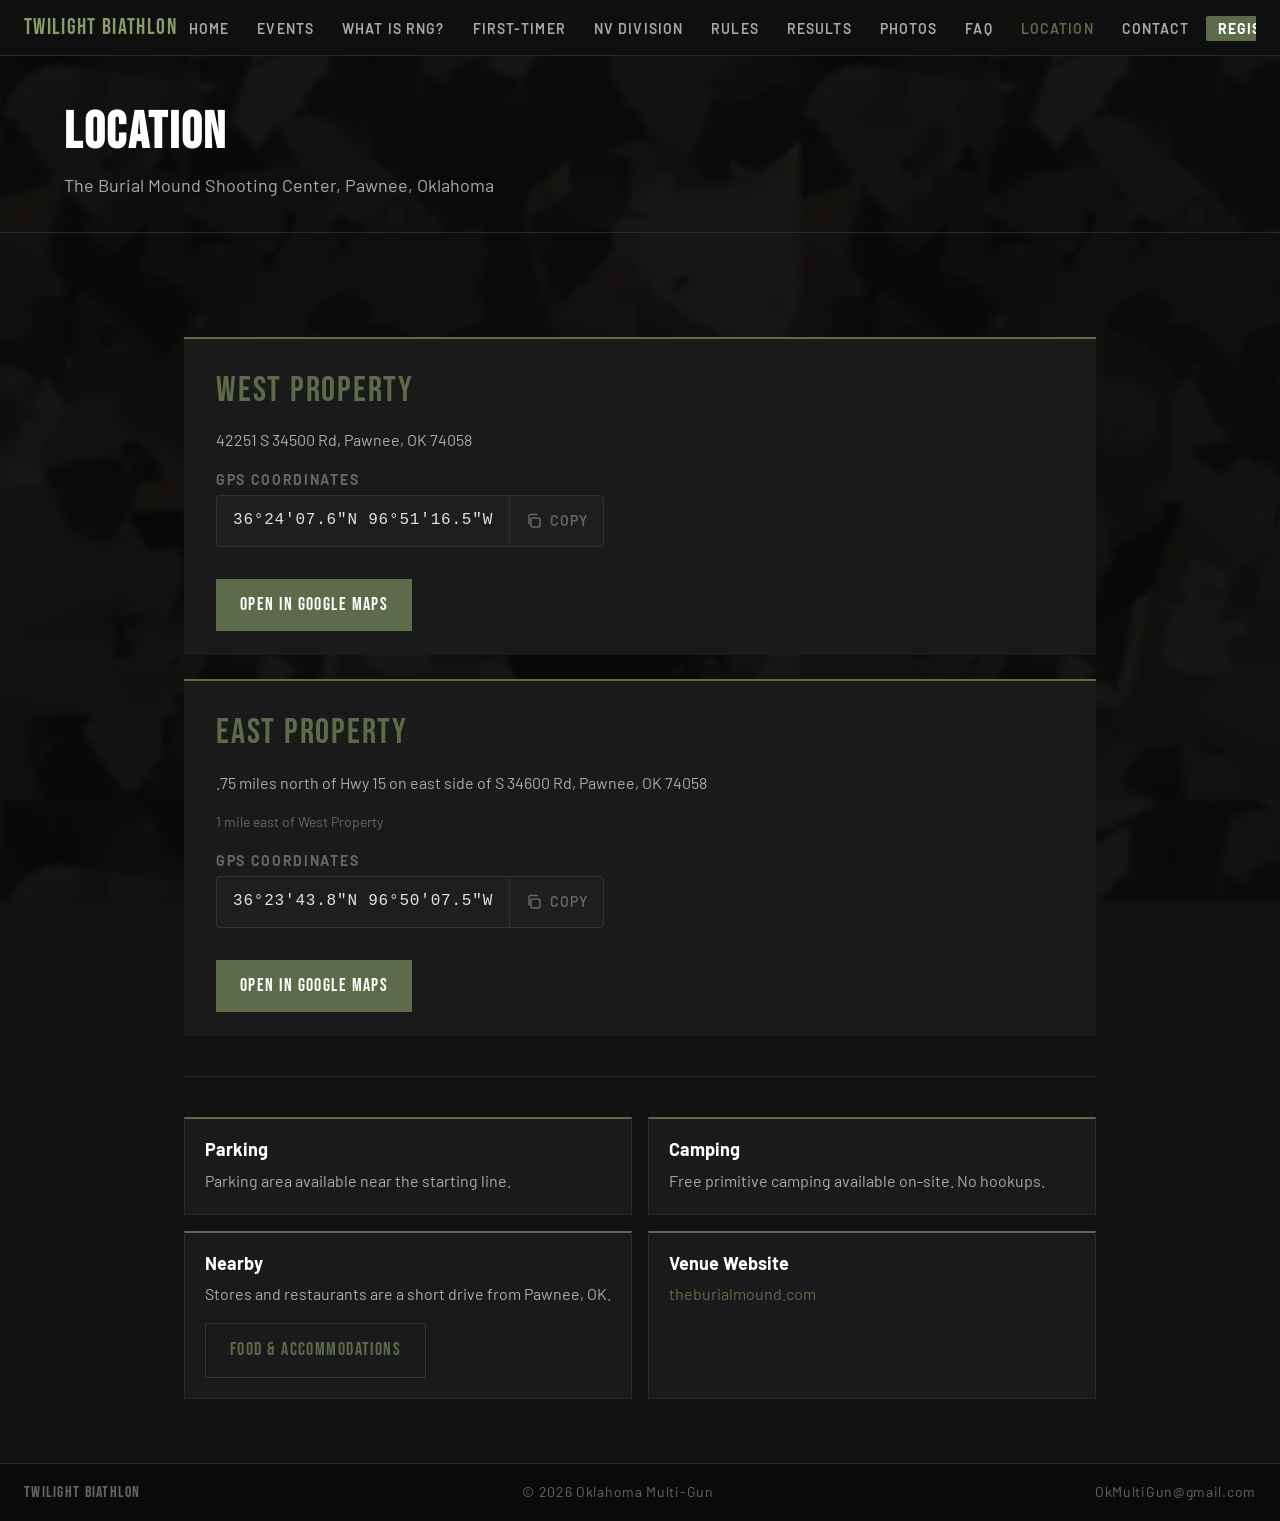
<file: location.html>
<!DOCTYPE html>
<html lang="en">
<head>
  <meta charset="UTF-8">
  <meta name="viewport" content="width=device-width, initial-scale=1.0">
  <title>Location & Directions — Twilight Biathlon | Pawnee OK</title>
  <meta name="description" content="The Burial Mound Shooting Center, Pawnee, Oklahoma. GPS coordinates, directions, parking, and free camping info.">
  <meta name="google-site-verification" content="geUuzHMeTOOOa8xEotXdUElK6i40rrp--J0Uh9sMxRY">
  <meta property="og:title" content="Location & Directions — Twilight Biathlon | Pawnee OK">
  <meta property="og:description" content="The Burial Mound Shooting Center, Pawnee, Oklahoma. GPS coordinates, directions, parking, and free camping info.">
  <meta property="og:type" content="website">
  <meta property="og:locale" content="en_US">
  <link rel="canonical" href="https://twilightbiathlon.com/location.html">
  <link rel="icon" type="image/svg+xml" href="./favicon.svg">
  <link rel="icon" type="image/svg+xml" href="./favicon.svg">
  <link rel="stylesheet" href="./base.css">
  <link rel="stylesheet" href="./style.css">
  <style>
    .reveal { opacity: 0; transform: translateY(16px); transition: opacity 0.5s ease, transform 0.5s ease; }
    .revealed { opacity: 1; transform: translateY(0); }
  </style>
</head>
<body>
  <!-- Skip to content -->
  <a href="#main" class="sr-only">Skip to content</a>

  <nav class="nav" role="navigation" aria-label="Main navigation">
    <a href="./index.html" class="nav__logo">TWILIGHT BIATHLON</a>
    <ul class="nav__links">
      <li><a href="./index.html" class="nav__link">Home</a></li>
      <li><a href="./events.html" class="nav__link">Events</a></li>
      <li><a href="./what-is-run-and-gun.html" class="nav__link">What Is RnG?</a></li>
      <li><a href="./first-timer.html" class="nav__link">First-Timer</a></li>
      <li><a href="./night-vision-division.html" class="nav__link">NV Division</a></li>
      <li><a href="./rules.html" class="nav__link">Rules</a></li>
      <li><a href="./results.html" class="nav__link">Results</a></li>
      <li><a href="./media.html" class="nav__link">Photos</a></li>
      <li><a href="./faq.html" class="nav__link">FAQ</a></li>
      <li><a href="./location.html" class="nav__link nav__link--active">Location</a></li>
      <li><a href="./contact.html" class="nav__link">Contact</a></li>
      <li><a href="./register.html" class="nav__link nav__link--cta">Register</a></li>
    </ul>
    <button id="nav-hamburger" class="nav__hamburger" aria-label="Open menu" aria-expanded="false">
      <span></span><span></span><span></span>
    </button>
  </nav>

  <div id="mobile-menu" class="mobile-menu" role="menu">
  <a href="./index.html" class="mobile-menu__link">Home</a>
  <a href="./events.html" class="mobile-menu__link">Events</a>
  <a href="./what-is-run-and-gun.html" class="mobile-menu__link">What Is RnG?</a>
  <a href="./first-timer.html" class="mobile-menu__link">First-Timer</a>
  <a href="./night-vision-division.html" class="mobile-menu__link">NV Division</a>
  <a href="./rules.html" class="mobile-menu__link">Rules</a>
  <a href="./results.html" class="mobile-menu__link">Results</a>
  <a href="./media.html" class="mobile-menu__link">Photos</a>
  <a href="./faq.html" class="mobile-menu__link">FAQ</a>
  <a href="./location.html" class="mobile-menu__link mobile-menu__link--active">Location</a>
  <a href="./contact.html" class="mobile-menu__link">Contact</a>
  <a href="./register.html" class="mobile-menu__link mobile-menu__link--cta">Register</a>
  </div>


  <main id="main">
    <div class="page-header">
      <div class="container">
        <h1 class="page-header__title">LOCATION</h1>
        <p class="page-header__subtitle">The Burial Mound Shooting Center, Pawnee, Oklahoma</p>
      </div>
    </div>

    <div class="page-content">
      <div class="container container--default">

        <!-- West Property -->
        <div class="venue-card reveal">
          <div class="venue-card__name">West Property</div>
          <p class="venue-card__address">42251 S 34500 Rd, Pawnee, OK 74058</p>
          <p class="coords-label">GPS Coordinates</p>
          <div class="coords-row">
            <div class="coords-box">36°24'07.6"N 96°51'16.5"W</div>
            <button class="btn-copy" data-coords="36°24'07.6&quot;N 96°51'16.5&quot;W" aria-label="Copy GPS coordinates">
              <svg width="16" height="16" viewBox="0 0 16 16" fill="none" aria-hidden="true"><rect x="5" y="5" width="9" height="9" rx="1.5" stroke="currentColor" stroke-width="1.5"/><path d="M3 11V3a1.5 1.5 0 0 1 1.5-1.5H11" stroke="currentColor" stroke-width="1.5" stroke-linecap="round"/></svg>
              <span class="btn-copy__label">Copy</span>
            </button>
          </div>
          <div style="margin-top: var(--space-4);">
            <a class="btn btn--primary" href="https://www.google.com/maps/search/?api=1&query=36.402111,-96.854583" target="_blank" rel="noopener noreferrer">Open in Google Maps</a>
          </div>
        </div>

        <!-- East Property -->
        <div class="venue-card reveal">
          <div class="venue-card__name">East Property</div>
          <p class="venue-card__address">.75 miles north of Hwy 15 on east side of S 34600 Rd, Pawnee, OK 74058</p>
          <p class="venue-card__note">1 mile east of West Property</p>
          <p class="coords-label">GPS Coordinates</p>
          <div class="coords-row">
            <div class="coords-box">36°23'43.8"N 96°50'07.5"W</div>
            <button class="btn-copy" data-coords="36°23'43.8&quot;N 96°50'07.5&quot;W" aria-label="Copy GPS coordinates">
              <svg width="16" height="16" viewBox="0 0 16 16" fill="none" aria-hidden="true"><rect x="5" y="5" width="9" height="9" rx="1.5" stroke="currentColor" stroke-width="1.5"/><path d="M3 11V3a1.5 1.5 0 0 1 1.5-1.5H11" stroke="currentColor" stroke-width="1.5" stroke-linecap="round"/></svg>
              <span class="btn-copy__label">Copy</span>
            </button>
          </div>
          <div style="margin-top: var(--space-4);">
            <a class="btn btn--primary" href="https://www.google.com/maps/search/?api=1&query=36.395500,-96.835417" target="_blank" rel="noopener noreferrer">Open in Google Maps</a>
          </div>
        </div>

        <hr class="section-divider">

        <div class="location-grid reveal">
          <div class="loc-card">
            <h3>Parking</h3>
            <p>Parking area available near the starting line.</p>
          </div>
          <div class="loc-card">
            <h3>Camping</h3>
            <p>Free primitive camping available on-site. No hookups.</p>
          </div>
          <div class="loc-card">
            <h3>Nearby</h3>
            <p>Stores and restaurants are a short drive from Pawnee, OK.</p>
            <div style="margin-top:var(--space-4);">
              <a class="btn btn--outline" href="https://maps.app.goo.gl/1SjXwS8jZEULmpHYA" target="_blank" rel="noopener noreferrer">Food &amp; Accommodations</a>
            </div>
          </div>
          <div class="loc-card">
            <h3>Venue Website</h3>
            <p><a href="https://theburialmound.com" target="_blank" rel="noopener noreferrer">theburialmound.com</a></p>
          </div>
        </div>
      </div>
    </div>
  </main>

  <footer class="footer" role="contentinfo">
    <span class="footer__brand">TWILIGHT BIATHLON</span>
    <span>&copy; 2026 Oklahoma Multi-Gun</span>
    <a href="mailto:OkMultiGun@gmail.com">OkMultiGun@gmail.com</a>
  </footer>

  <script src="./app.js" defer></script>
  <script>
    document.addEventListener('click', function(e) {
      var btn = e.target.closest('.btn-copy');
      if (!btn) return;
      var coords = btn.getAttribute('data-coords');
      var label = btn.querySelector('.btn-copy__label');
      navigator.clipboard.writeText(coords).then(function() {
        label.textContent = 'Copied';
        btn.classList.add('btn-copy--success');
        setTimeout(function() {
          label.textContent = 'Copy';
          btn.classList.remove('btn-copy--success');
        }, 2000);
      }).catch(function() {
        /* Fallback for older browsers */
        var ta = document.createElement('textarea');
        ta.value = coords;
        ta.style.position = 'fixed';
        ta.style.opacity = '0';
        document.body.appendChild(ta);
        ta.select();
        document.execCommand('copy');
        document.body.removeChild(ta);
        label.textContent = 'Copied';
        btn.classList.add('btn-copy--success');
        setTimeout(function() {
          label.textContent = 'Copy';
          btn.classList.remove('btn-copy--success');
        }, 2000);
      });
    });
  </script>
</body>
</html>
</file>
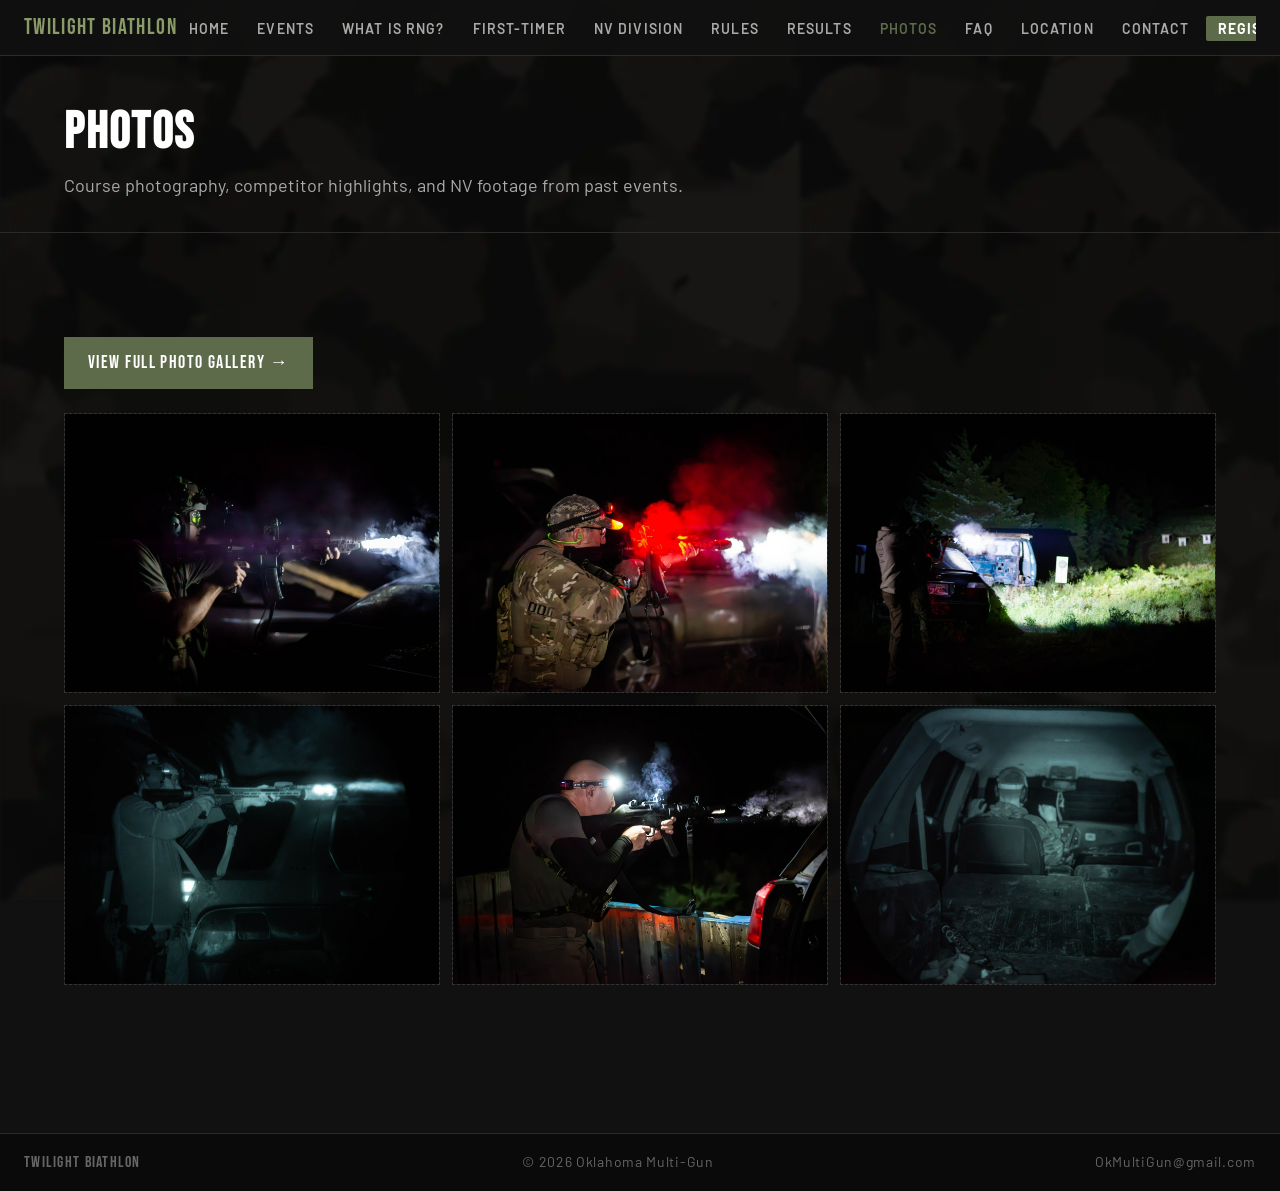
<file: media.html>
<!DOCTYPE html>
<html lang="en">
<head>
  <meta charset="UTF-8">
  <meta name="viewport" content="width=device-width, initial-scale=1.0">
  <title>Photos — Twilight Biathlon</title>
  <meta name="description" content="Course photography, NV footage, and competitor highlights from past Twilight Biathlon events.">
  <meta name="google-site-verification" content="geUuzHMeTOOOa8xEotXdUElK6i40rrp--J0Uh9sMxRY">
  <meta property="og:title" content="Photos — Twilight Biathlon">
  <meta property="og:description" content="Course photography, NV footage, and competitor highlights from past Twilight Biathlon events.">
  <meta property="og:type" content="website">
  <meta property="og:locale" content="en_US">
  <link rel="canonical" href="https://twilightbiathlon.com/media.html">
  <link rel="icon" type="image/svg+xml" href="./favicon.svg">
  <link rel="icon" type="image/svg+xml" href="./favicon.svg">
  <link rel="stylesheet" href="./base.css">
  <link rel="stylesheet" href="./style.css">
  <style>
    .reveal { opacity: 0; transform: translateY(16px); transition: opacity 0.5s ease, transform 0.5s ease; }
    .revealed { opacity: 1; transform: translateY(0); }
  </style>
</head>
<body>
  <a href="#main" class="sr-only">Skip to content</a>

  <nav class="nav" role="navigation" aria-label="Main navigation">
    <a href="./index.html" class="nav__logo">TWILIGHT BIATHLON</a>
    <ul class="nav__links">
      <li><a href="./index.html" class="nav__link">Home</a></li>
      <li><a href="./events.html" class="nav__link">Events</a></li>
      <li><a href="./what-is-run-and-gun.html" class="nav__link">What Is RnG?</a></li>
      <li><a href="./first-timer.html" class="nav__link">First-Timer</a></li>
      <li><a href="./night-vision-division.html" class="nav__link">NV Division</a></li>
      <li><a href="./rules.html" class="nav__link">Rules</a></li>
      <li><a href="./results.html" class="nav__link">Results</a></li>
      <li><a href="./media.html" class="nav__link nav__link--active">Photos</a></li>
      <li><a href="./faq.html" class="nav__link">FAQ</a></li>
      <li><a href="./location.html" class="nav__link">Location</a></li>
      <li><a href="./contact.html" class="nav__link">Contact</a></li>
      <li><a href="./register.html" class="nav__link nav__link--cta">Register</a></li>
    </ul>
    <button id="nav-hamburger" class="nav__hamburger" aria-label="Open menu" aria-expanded="false">
      <span></span><span></span><span></span>
    </button>
  </nav>

  <div id="mobile-menu" class="mobile-menu" role="menu">
  <a href="./index.html" class="mobile-menu__link">Home</a>
  <a href="./events.html" class="mobile-menu__link">Events</a>
  <a href="./what-is-run-and-gun.html" class="mobile-menu__link">What Is RnG?</a>
  <a href="./first-timer.html" class="mobile-menu__link">First-Timer</a>
  <a href="./night-vision-division.html" class="mobile-menu__link">NV Division</a>
  <a href="./rules.html" class="mobile-menu__link">Rules</a>
  <a href="./results.html" class="mobile-menu__link">Results</a>
  <a href="./media.html" class="mobile-menu__link mobile-menu__link--active">Photos</a>
  <a href="./faq.html" class="mobile-menu__link">FAQ</a>
  <a href="./location.html" class="mobile-menu__link">Location</a>
  <a href="./contact.html" class="mobile-menu__link">Contact</a>
  <a href="./register.html" class="mobile-menu__link mobile-menu__link--cta">Register</a>
  </div>

  <main id="main">
    <div class="page-header">
      <div class="container">
        <h1 class="page-header__title">PHOTOS</h1>
        <p class="page-header__subtitle">Course photography, competitor highlights, and NV footage from past events.</p>
      </div>
    </div>

    <div class="page-content">
      <div class="container">
        <!-- PHOTOS-START -->
        <div class="mb-6"><a href="https://photos.app.goo.gl/zwXDNuQ923TAoZ8e7" target="_blank" rel="noopener noreferrer" class="btn btn--primary">View Full Photo Gallery &rarr;</a></div>
        <div class="photos-grid mb-8">
          <div class="photo-cell"><img src="./photos/nv-competitor-rifle-muzzle-flash.jpg" alt="NV division competitor engaging targets with rifle under night vision at Twilight Biathlon" loading="lazy" style="width:100%;height:100%;object-fit:cover;"><div class="photo-caption" style="padding:var(--space-2);font-size:var(--text-xs);color:var(--color-text-muted);">NV Division — rifle stage</div></div>
          <div class="photo-cell"><img src="./photos/white-light-competitor-muzzle-flash.jpg" alt="White-light division competitor firing rifle with headlamp and muzzle flash at night shooting stage" loading="lazy" style="width:100%;height:100%;object-fit:cover;"><div class="photo-caption" style="padding:var(--space-2);font-size:var(--text-xs);color:var(--color-text-muted);">White Light Division — muzzle flash</div></div>
          <div class="photo-cell"><img src="./photos/stage-white-light-targets-downrange.jpg" alt="Competitor engaging targets downrange at night stage with weapon light illuminating the course" loading="lazy" style="width:100%;height:100%;object-fit:cover;"><div class="photo-caption" style="padding:var(--space-2);font-size:var(--text-xs);color:var(--color-text-muted);">Night stage — targets downrange</div></div>
          <div class="photo-cell"><img src="./photos/nv-rifle-stage-ir-illumination.jpg" alt="Night vision view of competitor shooting rifle with IR illuminator at vehicle barricade stage" loading="lazy" style="width:100%;height:100%;object-fit:cover;"><div class="photo-caption" style="padding:var(--space-2);font-size:var(--text-xs);color:var(--color-text-muted);">NV Division — IR illumination</div></div>
          <div class="photo-cell"><img src="./photos/white-light-headlamp-barricade.jpg" alt="Competitor firing from barricade position with headlamp at night shooting stage" loading="lazy" style="width:100%;height:100%;object-fit:cover;"><div class="photo-caption" style="padding:var(--space-2);font-size:var(--text-xs);color:var(--color-text-muted);">White Light Division — barricade stage</div></div>
          <div class="photo-cell"><img src="./photos/nv-through-tube-vehicle-stage.jpg" alt="View through night vision tube showing competitor engaging from vehicle at Twilight Biathlon" loading="lazy" style="width:100%;height:100%;object-fit:cover;"><div class="photo-caption" style="padding:var(--space-2);font-size:var(--text-xs);color:var(--color-text-muted);">Through the tube — NV vehicle stage</div></div>
        </div>
        <!-- PHOTOS-END -->
      </div>
    </div>
  </main>

  <footer class="footer" role="contentinfo">
    <span class="footer__brand">TWILIGHT BIATHLON</span>
    <span>&copy; 2026 Oklahoma Multi-Gun</span>
    <a href="mailto:OkMultiGun@gmail.com">OkMultiGun@gmail.com</a>
  </footer>

  <script src="./app.js" defer></script>
</body>
</html>
</file>
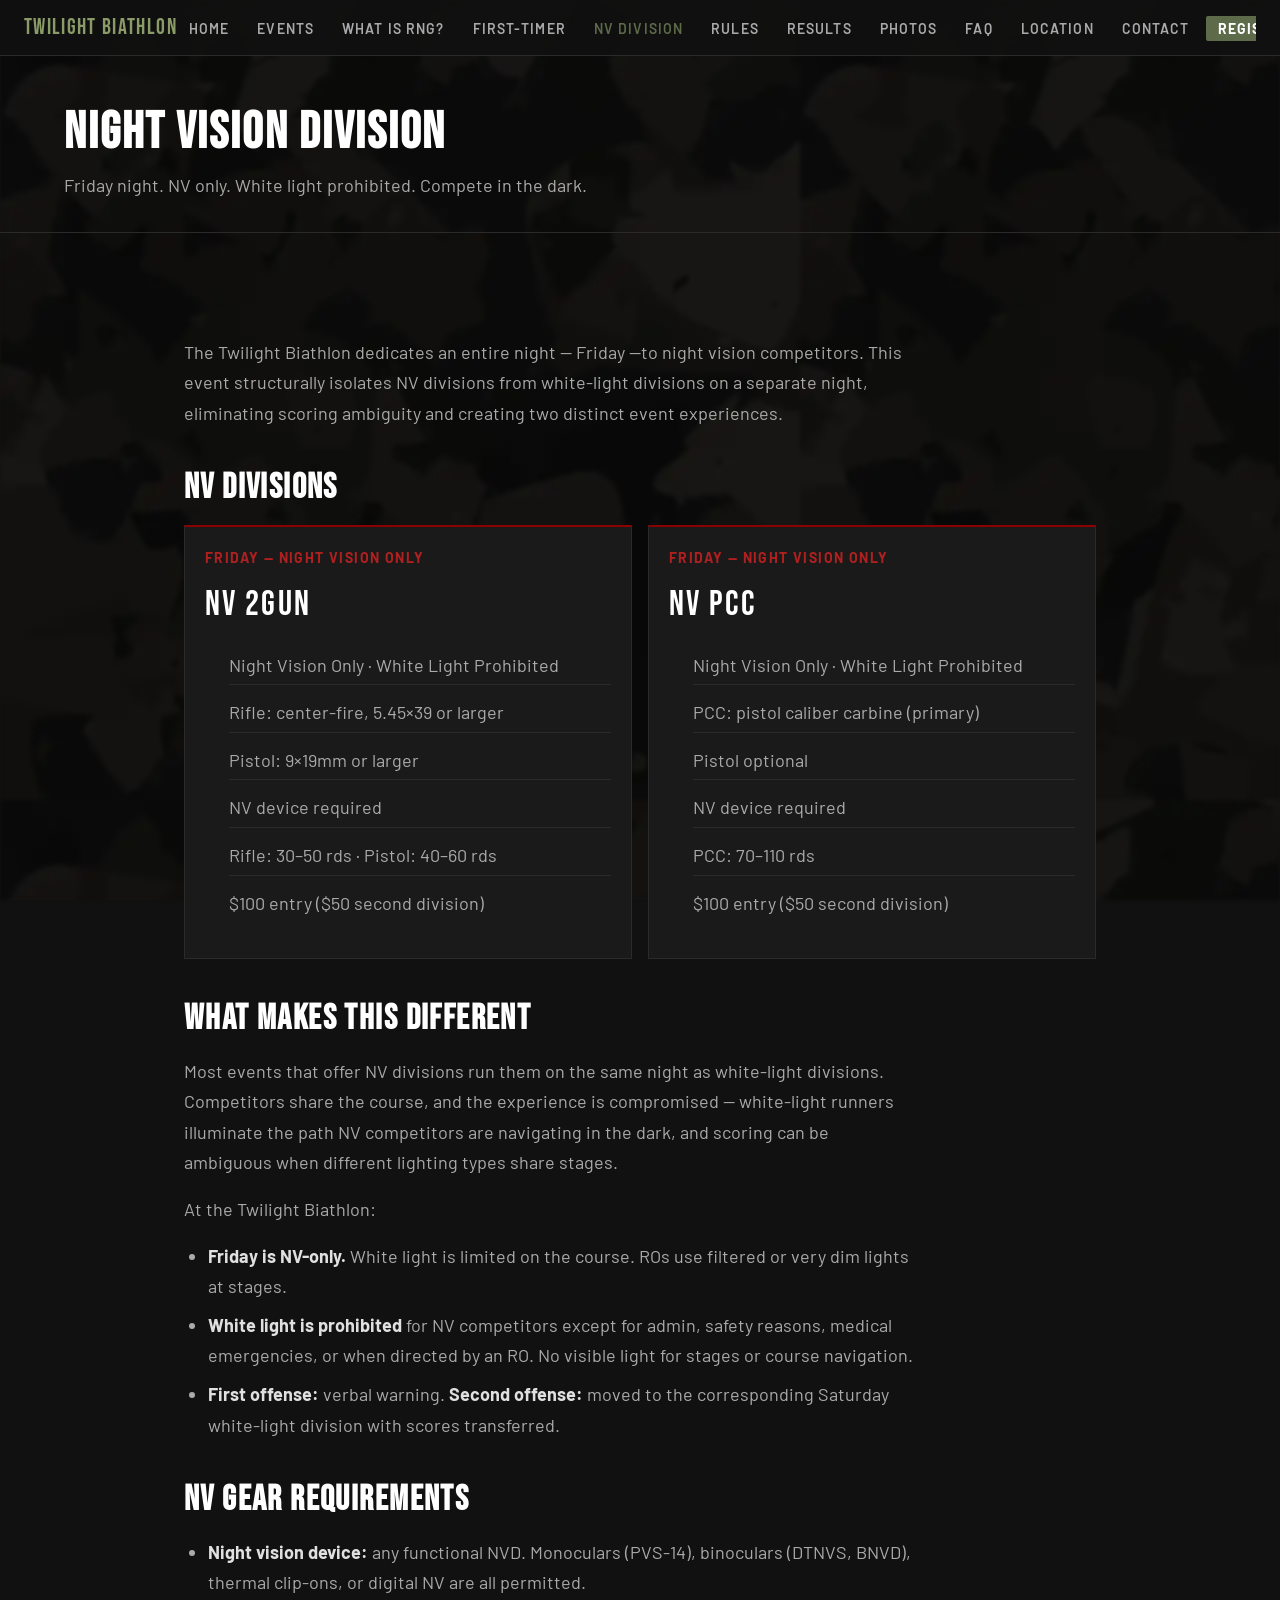
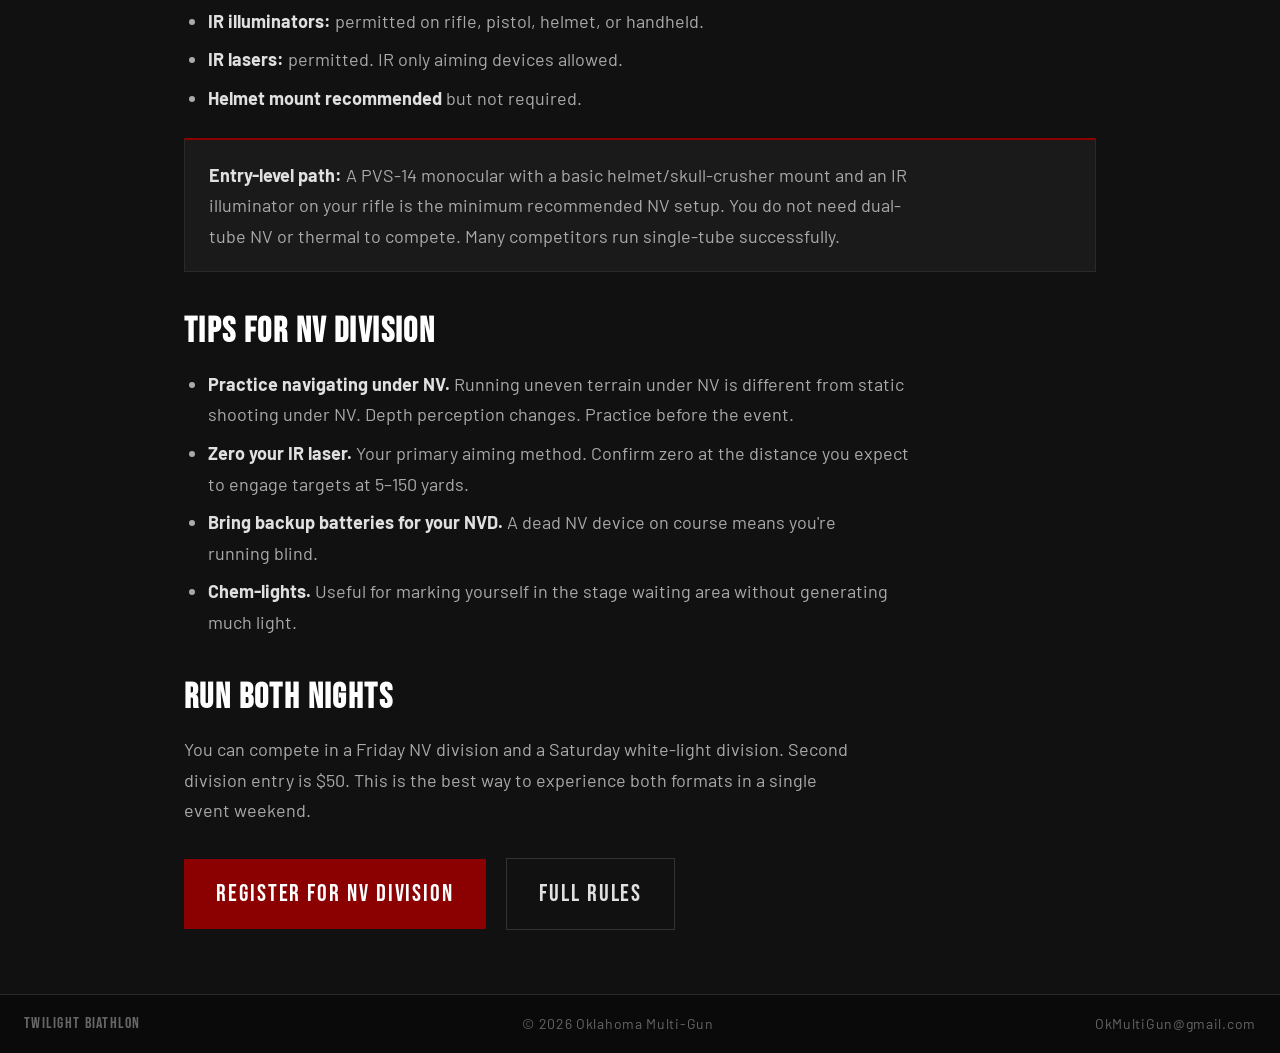
<file: night-vision-division.html>
<!DOCTYPE html>
<html lang="en">
<head>
  <meta charset="UTF-8">
  <meta name="viewport" content="width=device-width, initial-scale=1.0">
  <title>Night Vision Division — Twilight Biathlon</title>
  <meta name="description" content="Friday night is NV-only: white light prohibited. Learn the NV division format, gear requirements, and how to prepare.">
  <meta name="google-site-verification" content="geUuzHMeTOOOa8xEotXdUElK6i40rrp--J0Uh9sMxRY">
  <meta property="og:title" content="Night Vision Division — Twilight Biathlon">
  <meta property="og:description" content="Friday night is NV-only: white light prohibited. Learn the NV division format, gear requirements, and how to prepare.">
  <meta property="og:type" content="website">
  <meta property="og:locale" content="en_US">
  <link rel="canonical" href="https://twilightbiathlon.com/night-vision-division.html">
  <link rel="icon" type="image/svg+xml" href="./favicon.svg">
  <link rel="icon" type="image/svg+xml" href="./favicon.svg">
  <link rel="stylesheet" href="./base.css">
  <link rel="stylesheet" href="./style.css">
  <style>
    .reveal { opacity: 0; transform: translateY(16px); transition: opacity 0.5s ease, transform 0.5s ease; }
    .revealed { opacity: 1; transform: translateY(0); }
  </style>
</head>
<body>
  <!-- Skip to content -->
  <a href="#main" class="sr-only">Skip to content</a>

  <nav class="nav" role="navigation" aria-label="Main navigation">
    <a href="./index.html" class="nav__logo">TWILIGHT BIATHLON</a>
    <ul class="nav__links">
      <li><a href="./index.html" class="nav__link">Home</a></li>
      <li><a href="./events.html" class="nav__link">Events</a></li>
      <li><a href="./what-is-run-and-gun.html" class="nav__link">What Is RnG?</a></li>
      <li><a href="./first-timer.html" class="nav__link">First-Timer</a></li>
      <li><a href="./night-vision-division.html" class="nav__link nav__link--active">NV Division</a></li>
      <li><a href="./rules.html" class="nav__link">Rules</a></li>
      <li><a href="./results.html" class="nav__link">Results</a></li>
      <li><a href="./media.html" class="nav__link">Photos</a></li>
      <li><a href="./faq.html" class="nav__link">FAQ</a></li>
      <li><a href="./location.html" class="nav__link">Location</a></li>
      <li><a href="./contact.html" class="nav__link">Contact</a></li>
      <li><a href="./register.html" class="nav__link nav__link--cta">Register</a></li>
    </ul>
    <button id="nav-hamburger" class="nav__hamburger" aria-label="Open menu" aria-expanded="false">
      <span></span><span></span><span></span>
    </button>
  </nav>

  <div id="mobile-menu" class="mobile-menu" role="menu">
  <a href="./index.html" class="mobile-menu__link">Home</a>
  <a href="./events.html" class="mobile-menu__link">Events</a>
  <a href="./what-is-run-and-gun.html" class="mobile-menu__link">What Is RnG?</a>
  <a href="./first-timer.html" class="mobile-menu__link">First-Timer</a>
  <a href="./night-vision-division.html" class="mobile-menu__link mobile-menu__link--active">NV Division</a>
  <a href="./rules.html" class="mobile-menu__link">Rules</a>
  <a href="./results.html" class="mobile-menu__link">Results</a>
  <a href="./media.html" class="mobile-menu__link">Photos</a>
  <a href="./faq.html" class="mobile-menu__link">FAQ</a>
  <a href="./location.html" class="mobile-menu__link">Location</a>
  <a href="./contact.html" class="mobile-menu__link">Contact</a>
  <a href="./register.html" class="mobile-menu__link mobile-menu__link--cta">Register</a>
  </div>


  <main id="main">
    <div class="page-header">
      <div class="container">
        <h1 class="page-header__title">NIGHT VISION DIVISION</h1>
        <p class="page-header__subtitle">Friday night. NV only. White light prohibited. Compete in the dark.</p>
      </div>
    </div>

    <div class="page-content">
      <div class="container container--default">
        <div class="prose">
          <p>The Twilight Biathlon dedicates an entire night — Friday —to night vision competitors. This event structurally isolates NV divisions from white-light divisions on a separate night, eliminating scoring ambiguity and creating two distinct event experiences.</p>

          <h2>NV Divisions</h2>
          <div class="div-grid" style="margin-top: var(--space-4);">
            <div class="div-card nv">
              <div class="div-tag">Friday — Night Vision Only</div>
              <div class="div-name">NV 2GUN</div>
              <ul class="div-specs">
                <li>Night Vision Only &middot; White Light Prohibited</li>
                <li>Rifle: center-fire, 5.45×39 or larger</li>
                <li>Pistol: 9×19mm or larger</li>
                <li>NV device required</li>
                <li>Rifle: 30–50 rds &middot; Pistol: 40–60 rds</li>
                <li>$100 entry ($50 second division)</li>
              </ul>
            </div>
            <div class="div-card nv">
              <div class="div-tag">Friday — Night Vision Only</div>
              <div class="div-name">NV PCC</div>
              <ul class="div-specs">
                <li>Night Vision Only &middot; White Light Prohibited</li>
                <li>PCC: pistol caliber carbine (primary)</li>
                <li>Pistol optional</li>
                <li>NV device required</li>
                <li>PCC: 70–110 rds</li>
                <li>$100 entry ($50 second division)</li>
              </ul>
            </div>
          </div>

          <h2>What Makes This Different</h2>
          <p>Most events that offer NV divisions run them on the same night as white-light divisions. Competitors share the course, and the experience is compromised — white-light runners illuminate the path NV competitors are navigating in the dark, and scoring can be ambiguous when different lighting types share stages.</p>

          <p>At the Twilight Biathlon:</p>
          <ul>
            <li><strong>Friday is NV-only.</strong> White light is limited on the course. ROs use filtered or very dim lights at stages.</li>
            <li><strong>White light is prohibited</strong> for NV competitors except for admin, safety reasons, medical emergencies, or when directed by an RO. No visible light for stages or course navigation.</li>
            <li><strong>First offense:</strong> verbal warning. <strong>Second offense:</strong> moved to the corresponding Saturday white-light division with scores transferred.</li>
          </ul>

          <h2>NV Gear Requirements</h2>
          <ul>
            <li><strong>Night vision device:</strong> any functional NVD. Monoculars (PVS-14), binoculars (DTNVS, BNVD), thermal clip-ons, or digital NV are all permitted.</li>
            <li><strong>IR illuminators:</strong> permitted on rifle, pistol, helmet, or handheld.</li>
            <li><strong>IR lasers:</strong> permitted. IR only aiming devices allowed.</li>
            <li><strong>Helmet mount recommended</strong> but not required.</li>
          </ul>

          <div class="callout callout--nv">
            <p><strong>Entry-level path:</strong> A PVS-14 monocular with a basic helmet/skull-crusher mount and an IR illuminator on your rifle is the minimum recommended NV setup. You do not need dual-tube NV or thermal to compete. Many competitors run single-tube successfully.</p>
          </div>

          <h2>Tips for NV Division</h2>
          <ul>
            <li><strong>Practice navigating under NV.</strong> Running uneven terrain under NV is different from static shooting under NV. Depth perception changes. Practice before the event.</li>
            <li><strong>Zero your IR laser.</strong> Your primary aiming method. Confirm zero at the distance you expect to engage targets at 5–150 yards.</li>
            <li><strong>Bring backup batteries for your NVD.</strong> A dead NV device on course means you're running blind.</li>
            <li><strong>Chem-lights.</strong> Useful for marking yourself in the stage waiting area without generating much light.</li>
          </ul>

          <h2>Run Both Nights</h2>
          <p>You can compete in a Friday NV division and a Saturday white-light division. Second division entry is $50. This is the best way to experience both formats in a single event weekend.</p>

          <div style="margin-top: var(--space-8);">
            <a href="./register.html" class="btn btn--nv btn--large">Register for NV Division</a>
            <a href="./rules.html" class="btn btn--outline btn--large" style="margin-left: var(--space-4);">Full Rules</a>
          </div>
        </div>
      </div>
    </div>
  </main>

  <footer class="footer" role="contentinfo">
    <span class="footer__brand">TWILIGHT BIATHLON</span>
    <span>&copy; 2026 Oklahoma Multi-Gun</span>
    <a href="mailto:OkMultiGun@gmail.com">OkMultiGun@gmail.com</a>
  </footer>

  <script src="./app.js" defer></script>
</body>
</html>
</file>
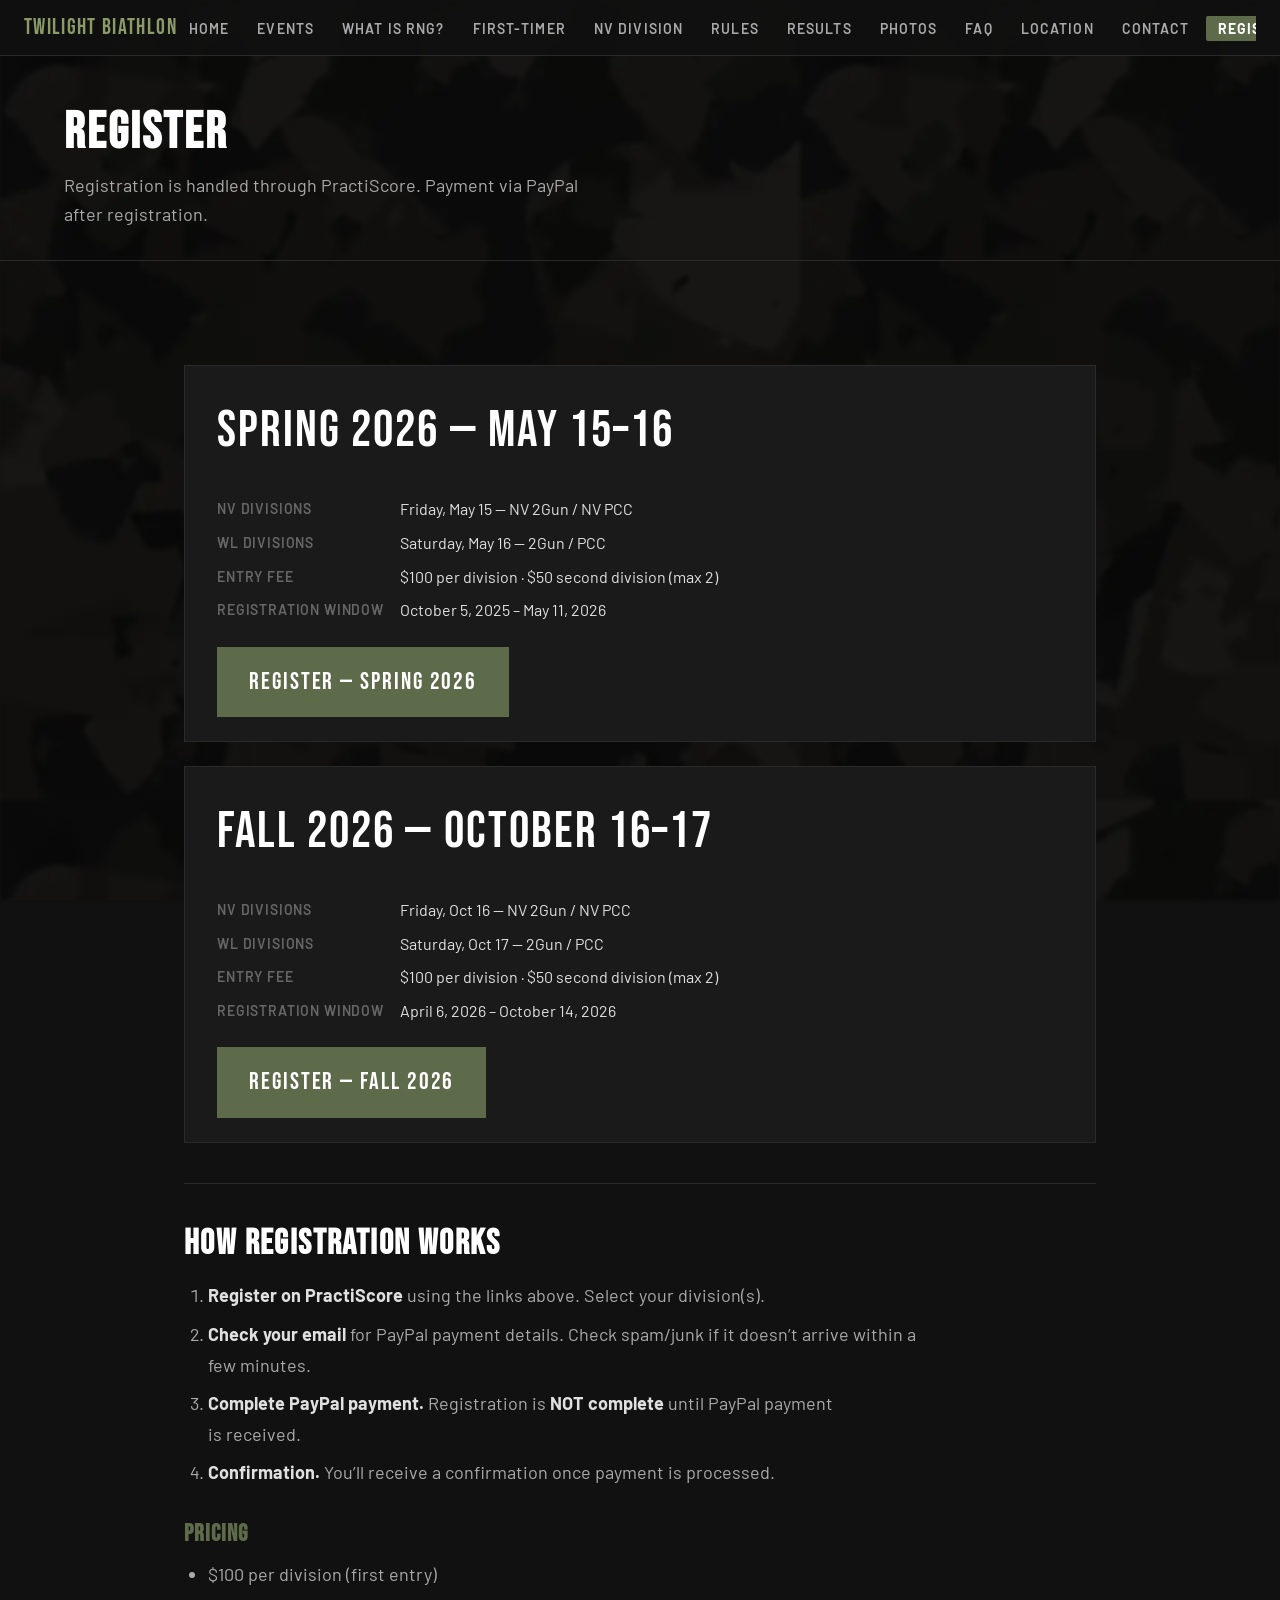
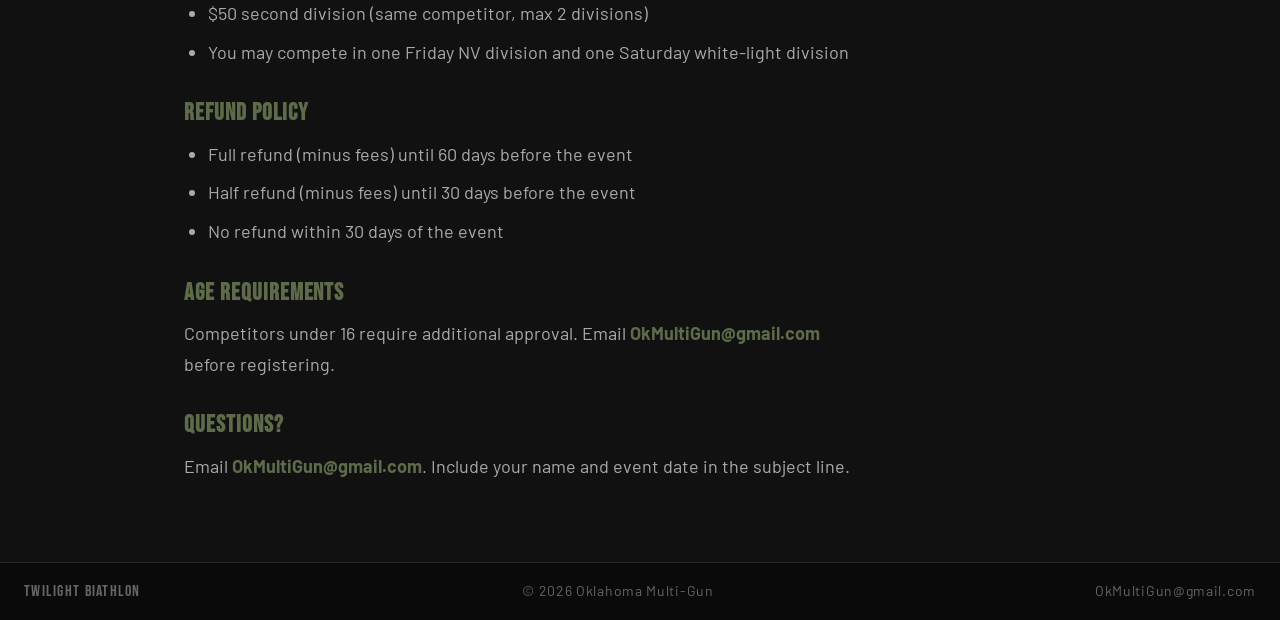
<file: register.html>
<!DOCTYPE html>
<html lang="en">
<head>
  <meta charset="UTF-8">
  <meta name="viewport" content="width=device-width, initial-scale=1.0">
  <title>Register — Twilight Biathlon</title>
  <meta name="description" content="Register for Spring 2026 (May 15-16) or Fall 2026 (October 16-17) on PractiScore. $100/division, $50 second division.">
  <meta name="google-site-verification" content="geUuzHMeTOOOa8xEotXdUElK6i40rrp--J0Uh9sMxRY">
  <meta property="og:title" content="Register — Twilight Biathlon">
  <meta property="og:description" content="Register for Spring 2026 (May 15-16) or Fall 2026 (October 16-17) on PractiScore. $100/division, $50 second division.">
  <meta property="og:type" content="website">
  <meta property="og:locale" content="en_US">
  <link rel="canonical" href="https://twilightbiathlon.com/register.html">
  <link rel="icon" type="image/svg+xml" href="./favicon.svg">
  <link rel="icon" type="image/svg+xml" href="./favicon.svg">
  <link rel="stylesheet" href="./base.css">
  <link rel="stylesheet" href="./style.css">
  <style>
    .reveal { opacity: 0; transform: translateY(16px); transition: opacity 0.5s ease, transform 0.5s ease; }
    .revealed { opacity: 1; transform: translateY(0); }
  </style>
</head>
<body>
  <!-- Skip to content -->
  <a href="#main" class="sr-only">Skip to content</a>

  <nav class="nav" role="navigation" aria-label="Main navigation">
    <a href="./index.html" class="nav__logo">TWILIGHT BIATHLON</a>
    <ul class="nav__links">
      <li><a href="./index.html" class="nav__link">Home</a></li>
      <li><a href="./events.html" class="nav__link">Events</a></li>
      <li><a href="./what-is-run-and-gun.html" class="nav__link">What Is RnG?</a></li>
      <li><a href="./first-timer.html" class="nav__link">First-Timer</a></li>
      <li><a href="./night-vision-division.html" class="nav__link">NV Division</a></li>
      <li><a href="./rules.html" class="nav__link">Rules</a></li>
      <li><a href="./results.html" class="nav__link">Results</a></li>
      <li><a href="./media.html" class="nav__link">Photos</a></li>
      <li><a href="./faq.html" class="nav__link">FAQ</a></li>
      <li><a href="./location.html" class="nav__link">Location</a></li>
      <li><a href="./contact.html" class="nav__link">Contact</a></li>
      <li><a href="./register.html" class="nav__link nav__link--active nav__link--cta">Register</a></li>
    </ul>
    <button id="nav-hamburger" class="nav__hamburger" aria-label="Open menu" aria-expanded="false">
      <span></span><span></span><span></span>
    </button>
  </nav>

  <div id="mobile-menu" class="mobile-menu" role="menu">
  <a href="./index.html" class="mobile-menu__link">Home</a>
  <a href="./events.html" class="mobile-menu__link">Events</a>
  <a href="./what-is-run-and-gun.html" class="mobile-menu__link">What Is RnG?</a>
  <a href="./first-timer.html" class="mobile-menu__link">First-Timer</a>
  <a href="./night-vision-division.html" class="mobile-menu__link">NV Division</a>
  <a href="./rules.html" class="mobile-menu__link">Rules</a>
  <a href="./results.html" class="mobile-menu__link">Results</a>
  <a href="./media.html" class="mobile-menu__link">Photos</a>
  <a href="./faq.html" class="mobile-menu__link">FAQ</a>
  <a href="./location.html" class="mobile-menu__link">Location</a>
  <a href="./contact.html" class="mobile-menu__link">Contact</a>
  <a href="./register.html" class="mobile-menu__link mobile-menu__link--active mobile-menu__link--cta">Register</a>
  </div>


  <main id="main">
    <div class="page-header">
      <div class="container">
        <h1 class="page-header__title">REGISTER</h1>
        <p class="page-header__subtitle">Registration is handled through PractiScore. Payment via PayPal after registration.</p>
      </div>
    </div>

    <div class="page-content">
      <div class="container container--default">

        <div class="event-card reveal">
          <div class="event-date">SPRING 2026 — MAY 15–16</div>
          <div class="event-details">
            <span class="lbl">NV Divisions</span><span class="val">Friday, May 15 — NV 2Gun / NV PCC</span>
            <span class="lbl">WL Divisions</span><span class="val">Saturday, May 16 — 2Gun / PCC</span>
            <span class="lbl">Entry fee</span><span class="val">$100 per division &middot; $50 second division (max 2)</span>
            <span class="lbl">Registration window</span><span class="val">October 5, 2025 – May 11, 2026</span>
          </div>
          <a href="https://practiscore.com/twilight-biathlon-may-15-16-2026/register" target="_blank" rel="noopener noreferrer" class="btn btn--primary btn--large">Register — Spring 2026</a>
        </div>

        <div class="event-card reveal">
          <div class="event-date">FALL 2026 — OCTOBER 16–17</div>
          <div class="event-details">
            <span class="lbl">NV Divisions</span><span class="val">Friday, Oct 16 — NV 2Gun / NV PCC</span>
            <span class="lbl">WL Divisions</span><span class="val">Saturday, Oct 17 — 2Gun / PCC</span>
            <span class="lbl">Entry fee</span><span class="val">$100 per division &middot; $50 second division (max 2)</span>
            <span class="lbl">Registration window</span><span class="val">April 6, 2026 – October 14, 2026</span>
          </div>
          <a href="https://practiscore.com/twilight-biathlon-october-16-17-2026/register" target="_blank" rel="noopener noreferrer" class="btn btn--primary btn--large">Register — Fall 2026</a>
        </div>

        <hr class="section-divider">

        <div class="prose">
          <h2>How Registration Works</h2>
          <ol>
            <li><strong>Register on PractiScore</strong> using the links above. Select your division(s).</li>
            <li><strong>Check your email</strong> for PayPal payment details. Check spam/junk if it doesn’t arrive within a few minutes.</li>
            <li><strong>Complete PayPal payment.</strong> Registration is <strong>NOT complete</strong> until PayPal payment is received.</li>
            <li><strong>Confirmation.</strong> You’ll receive a confirmation once payment is processed.</li>
          </ol>

          <h3>Pricing</h3>
          <ul>
            <li>$100 per division (first entry)</li>
            <li>$50 second division (same competitor, max 2 divisions)</li>
            <li>You may compete in one Friday NV division and one Saturday white-light division</li>
          </ul>

          <h3>Refund Policy</h3>
          <ul>
            <li>Full refund (minus fees) until 60 days before the event</li>
            <li>Half refund (minus fees) until 30 days before the event</li>
            <li>No refund within 30 days of the event</li>
          </ul>

          <h3>Age Requirements</h3>
          <p>Competitors under 16 require additional approval. Email <a href="mailto:OkMultiGun@gmail.com">OkMultiGun@gmail.com</a> before registering.</p>

          <h3>Questions?</h3>
          <p>Email <a href="mailto:OkMultiGun@gmail.com">OkMultiGun@gmail.com</a>. Include your name and event date in the subject line.</p>
        </div>
      </div>
    </div>
  </main>

  <footer class="footer" role="contentinfo">
    <span class="footer__brand">TWILIGHT BIATHLON</span>
    <span>&copy; 2026 Oklahoma Multi-Gun</span>
    <a href="mailto:OkMultiGun@gmail.com">OkMultiGun@gmail.com</a>
  </footer>

  <script src="./app.js" defer></script>
</body>
</html>
</file>
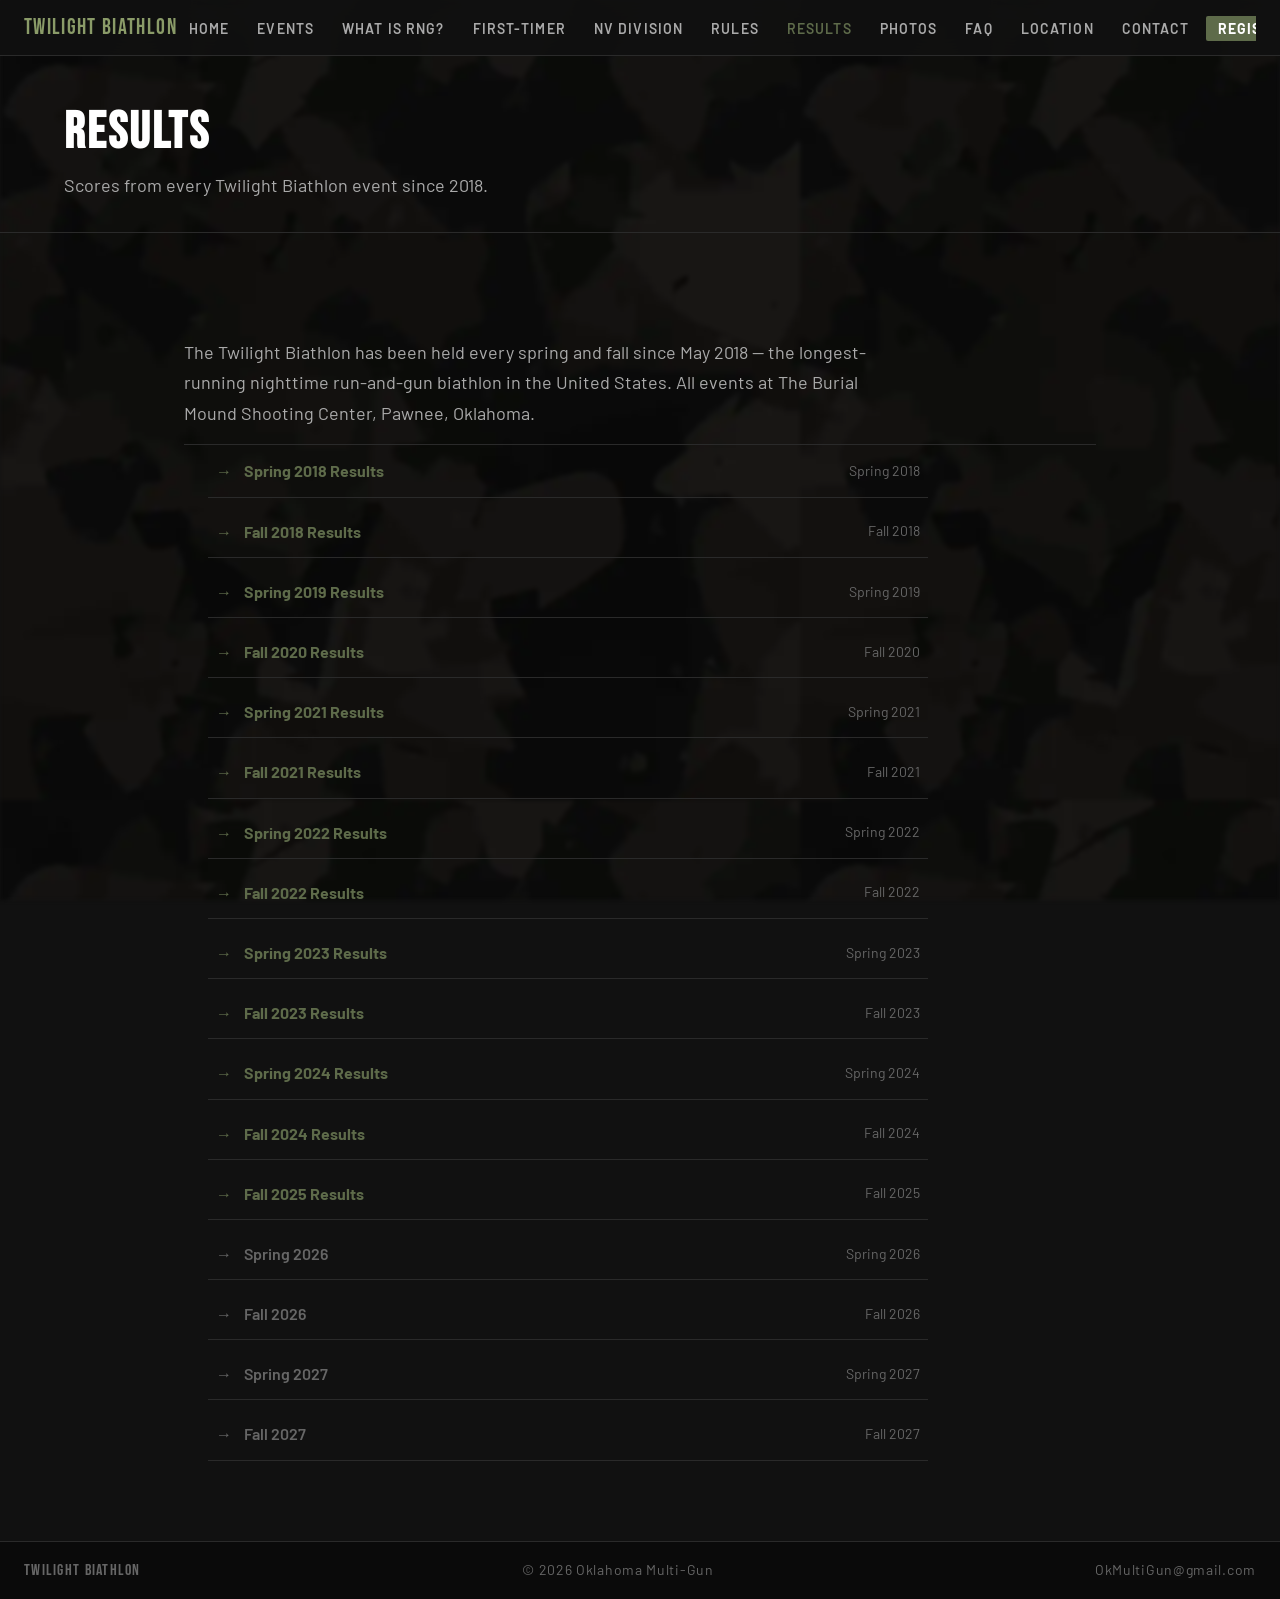
<file: results.html>
<!DOCTYPE html>
<html lang="en">
<head>
  <meta charset="UTF-8">
  <meta name="viewport" content="width=device-width, initial-scale=1.0">
  <title>Results — Twilight Biathlon</title>
  <meta name="description" content="Scores and results from every Twilight Biathlon event since 2018. View PractiScore results by season.">
  <meta name="google-site-verification" content="geUuzHMeTOOOa8xEotXdUElK6i40rrp--J0Uh9sMxRY">
  <meta property="og:title" content="Results — Twilight Biathlon">
  <meta property="og:description" content="Scores and results from every Twilight Biathlon event since 2018.">
  <meta property="og:type" content="website">
  <meta property="og:locale" content="en_US">
  <link rel="canonical" href="https://twilightbiathlon.com/results.html">
  <link rel="icon" type="image/svg+xml" href="./favicon.svg">
  <link rel="icon" type="image/svg+xml" href="./favicon.svg">
  <link rel="stylesheet" href="./base.css">
  <link rel="stylesheet" href="./style.css">
  <style>
    .reveal { opacity: 0; transform: translateY(16px); transition: opacity 0.5s ease, transform 0.5s ease; }
    .revealed { opacity: 1; transform: translateY(0); }
  </style>
</head>
<body>
  <a href="#main" class="sr-only">Skip to content</a>

  <nav class="nav" role="navigation" aria-label="Main navigation">
    <a href="./index.html" class="nav__logo">TWILIGHT BIATHLON</a>
    <ul class="nav__links">
      <li><a href="./index.html" class="nav__link">Home</a></li>
      <li><a href="./events.html" class="nav__link">Events</a></li>
      <li><a href="./what-is-run-and-gun.html" class="nav__link">What Is RnG?</a></li>
      <li><a href="./first-timer.html" class="nav__link">First-Timer</a></li>
      <li><a href="./night-vision-division.html" class="nav__link">NV Division</a></li>
      <li><a href="./rules.html" class="nav__link">Rules</a></li>
      <li><a href="./results.html" class="nav__link nav__link--active">Results</a></li>
      <li><a href="./media.html" class="nav__link">Photos</a></li>
      <li><a href="./faq.html" class="nav__link">FAQ</a></li>
      <li><a href="./location.html" class="nav__link">Location</a></li>
      <li><a href="./contact.html" class="nav__link">Contact</a></li>
      <li><a href="./register.html" class="nav__link nav__link--cta">Register</a></li>
    </ul>
    <button id="nav-hamburger" class="nav__hamburger" aria-label="Open menu" aria-expanded="false">
      <span></span><span></span><span></span>
    </button>
  </nav>

  <div id="mobile-menu" class="mobile-menu" role="menu">
  <a href="./index.html" class="mobile-menu__link">Home</a>
  <a href="./events.html" class="mobile-menu__link">Events</a>
  <a href="./what-is-run-and-gun.html" class="mobile-menu__link">What Is RnG?</a>
  <a href="./first-timer.html" class="mobile-menu__link">First-Timer</a>
  <a href="./night-vision-division.html" class="mobile-menu__link">NV Division</a>
  <a href="./rules.html" class="mobile-menu__link">Rules</a>
  <a href="./results.html" class="mobile-menu__link mobile-menu__link--active">Results</a>
  <a href="./media.html" class="mobile-menu__link">Photos</a>
  <a href="./faq.html" class="mobile-menu__link">FAQ</a>
  <a href="./location.html" class="mobile-menu__link">Location</a>
  <a href="./contact.html" class="mobile-menu__link">Contact</a>
  <a href="./register.html" class="mobile-menu__link mobile-menu__link--cta">Register</a>
  </div>

  <main id="main">
    <div class="page-header">
      <div class="container">
        <h1 class="page-header__title">RESULTS</h1>
        <p class="page-header__subtitle">Scores from every Twilight Biathlon event since 2018.</p>
      </div>
    </div>

    <div class="page-content">
      <div class="container container--default">
        <div class="prose">
          <p>The Twilight Biathlon has been held every spring and fall since May 2018 &mdash; the longest-running nighttime run-and-gun biathlon in the United States. All events at The Burial Mound Shooting Center, Pawnee, Oklahoma.</p>

          <!-- RESULTS-START -->
          <ul class="results-list reveal">
            <li><a href="https://practiscore.com/results/new/fb69368e-b51a-420b-bbf8-bd1b022f2c12" target="_blank" rel="noopener noreferrer"><span class="results-arrow">&rarr;</span>Spring 2018 Results<span class="results-year">Spring 2018</span></a></li>
            <li><a href="https://practiscore.com/results/new/e18c7ca7-c160-4c96-a61e-1d7a881d8143" target="_blank" rel="noopener noreferrer"><span class="results-arrow">&rarr;</span>Fall 2018 Results<span class="results-year">Fall 2018</span></a></li>
            <li><a href="https://practiscore.com/results/new/80745" target="_blank" rel="noopener noreferrer"><span class="results-arrow">&rarr;</span>Spring 2019 Results<span class="results-year">Spring 2019</span></a></li>
            <li><a href="https://practiscore.com/results/new/121447" target="_blank" rel="noopener noreferrer"><span class="results-arrow">&rarr;</span>Fall 2020 Results<span class="results-year">Fall 2020</span></a></li>
            <li><a href="https://practiscore.com/results/new/136332" target="_blank" rel="noopener noreferrer"><span class="results-arrow">&rarr;</span>Spring 2021 Results<span class="results-year">Spring 2021</span></a></li>
            <li><a href="https://practiscore.com/results/new/151041" target="_blank" rel="noopener noreferrer"><span class="results-arrow">&rarr;</span>Fall 2021 Results<span class="results-year">Fall 2021</span></a></li>
            <li><a href="https://practiscore.com/results/new/168572" target="_blank" rel="noopener noreferrer"><span class="results-arrow">&rarr;</span>Spring 2022 Results<span class="results-year">Spring 2022</span></a></li>
            <li><a href="https://practiscore.com/results/new/185189" target="_blank" rel="noopener noreferrer"><span class="results-arrow">&rarr;</span>Fall 2022 Results<span class="results-year">Fall 2022</span></a></li>
            <li><a href="https://practiscore.com/results/new/204566" target="_blank" rel="noopener noreferrer"><span class="results-arrow">&rarr;</span>Spring 2023 Results<span class="results-year">Spring 2023</span></a></li>
            <li><a href="https://practiscore.com/results/new/223764" target="_blank" rel="noopener noreferrer"><span class="results-arrow">&rarr;</span>Fall 2023 Results<span class="results-year">Fall 2023</span></a></li>
            <li><a href="https://practiscore.com/results/html/d259d25b-53c2-429f-8054-7276ab1b89ad" target="_blank" rel="noopener noreferrer"><span class="results-arrow">&rarr;</span>Spring 2024 Results<span class="results-year">Spring 2024</span></a></li>
            <li><a href="https://practiscore.com/results/html/6b59daf6-cd24-45ba-bb63-f642f0546428" target="_blank" rel="noopener noreferrer"><span class="results-arrow">&rarr;</span>Fall 2024 Results<span class="results-year">Fall 2024</span></a></li>
            <li><a href="https://practiscore.com/results/html/8660ab53-4241-477b-9859-03e319bb486d" target="_blank" rel="noopener noreferrer"><span class="results-arrow">&rarr;</span>Fall 2025 Results<span class="results-year">Fall 2025</span></a></li>
            <li><div class="results-tba"><span class="results-arrow" style="color: var(--color-text-faint);">&rarr;</span>Spring 2026<span class="results-year">Spring 2026</span></div></li>
            <li><div class="results-tba"><span class="results-arrow" style="color: var(--color-text-faint);">&rarr;</span>Fall 2026<span class="results-year">Fall 2026</span></div></li>
            <li><div class="results-tba"><span class="results-arrow" style="color: var(--color-text-faint);">&rarr;</span>Spring 2027<span class="results-year">Spring 2027</span></div></li>
            <li><div class="results-tba"><span class="results-arrow" style="color: var(--color-text-faint);">&rarr;</span>Fall 2027<span class="results-year">Fall 2027</span></div></li>
          </ul>
        <!-- RESULTS-END -->
        </div>
      </div>
    </div>
  </main>

  <footer class="footer" role="contentinfo">
    <span class="footer__brand">TWILIGHT BIATHLON</span>
    <span>&copy; 2026 Oklahoma Multi-Gun</span>
    <a href="mailto:OkMultiGun@gmail.com">OkMultiGun@gmail.com</a>
  </footer>

  <script src="./app.js" defer></script>
</body>
</html>
</file>
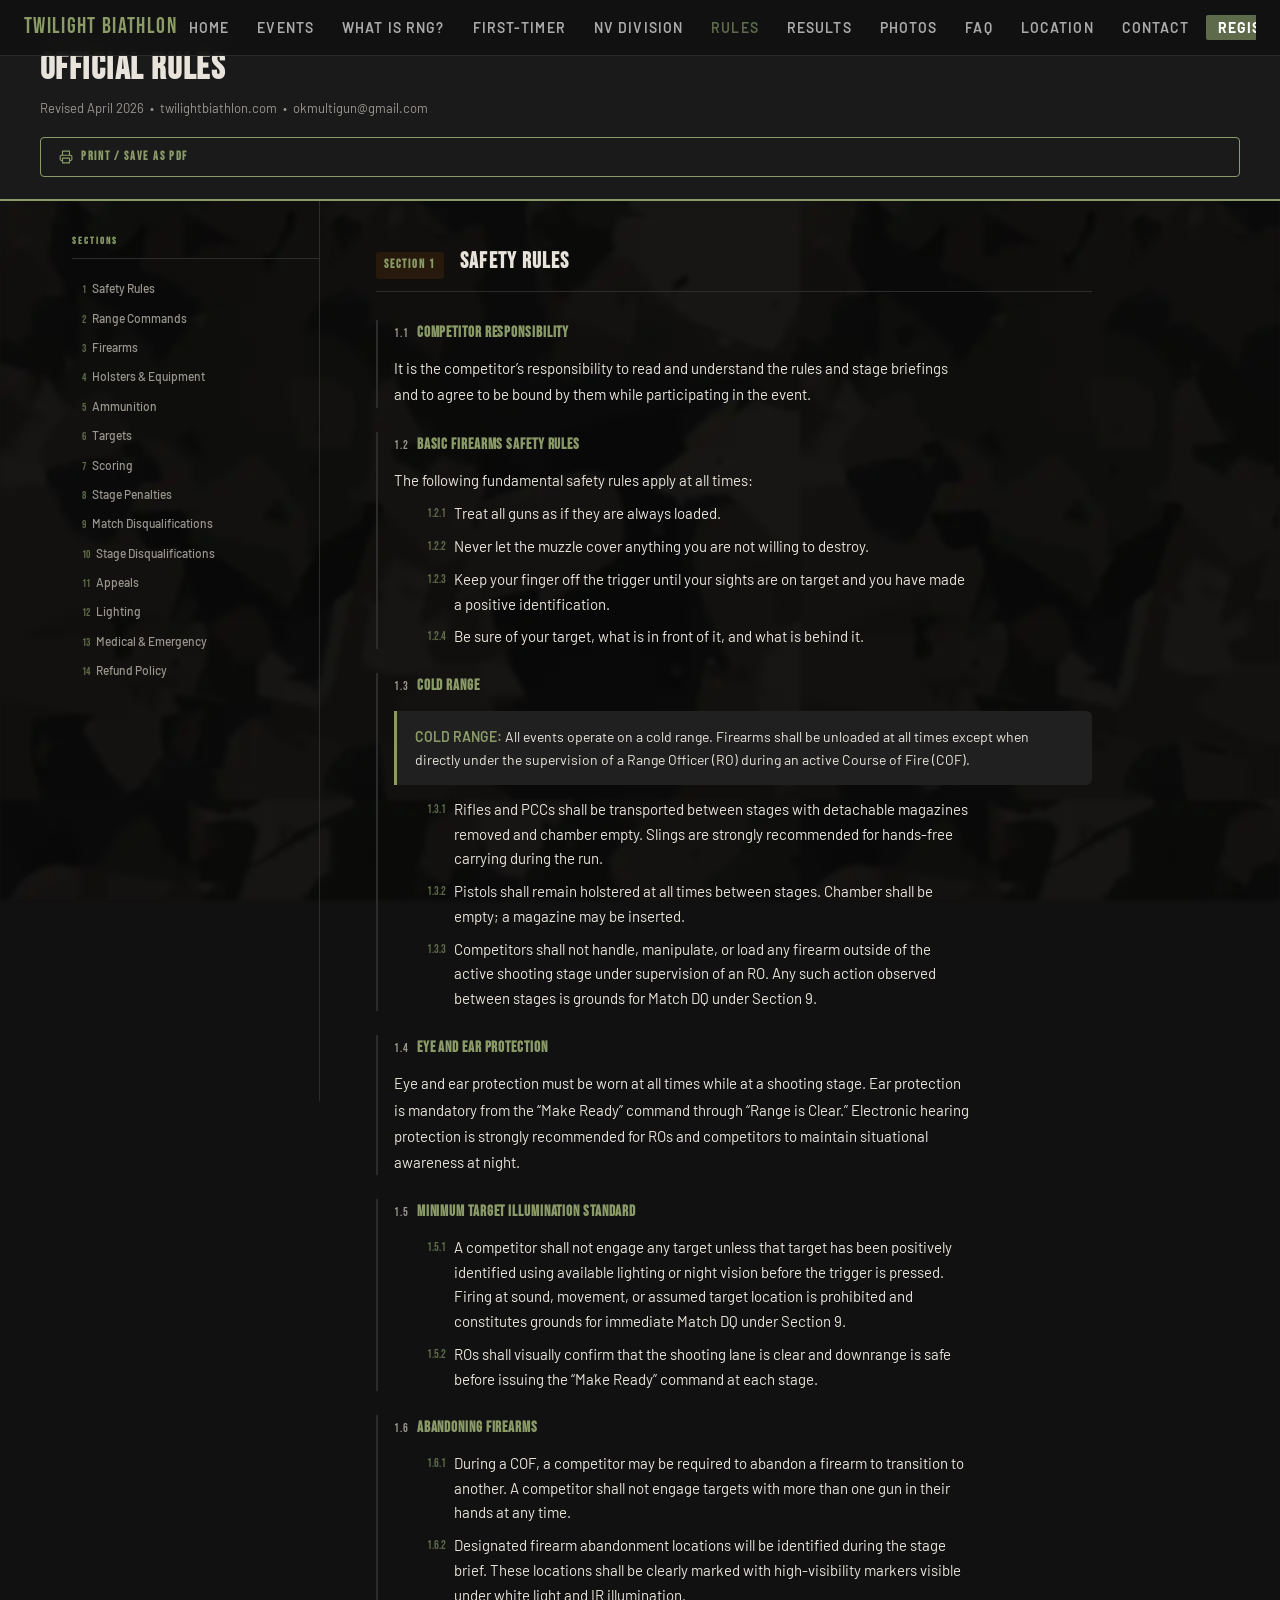
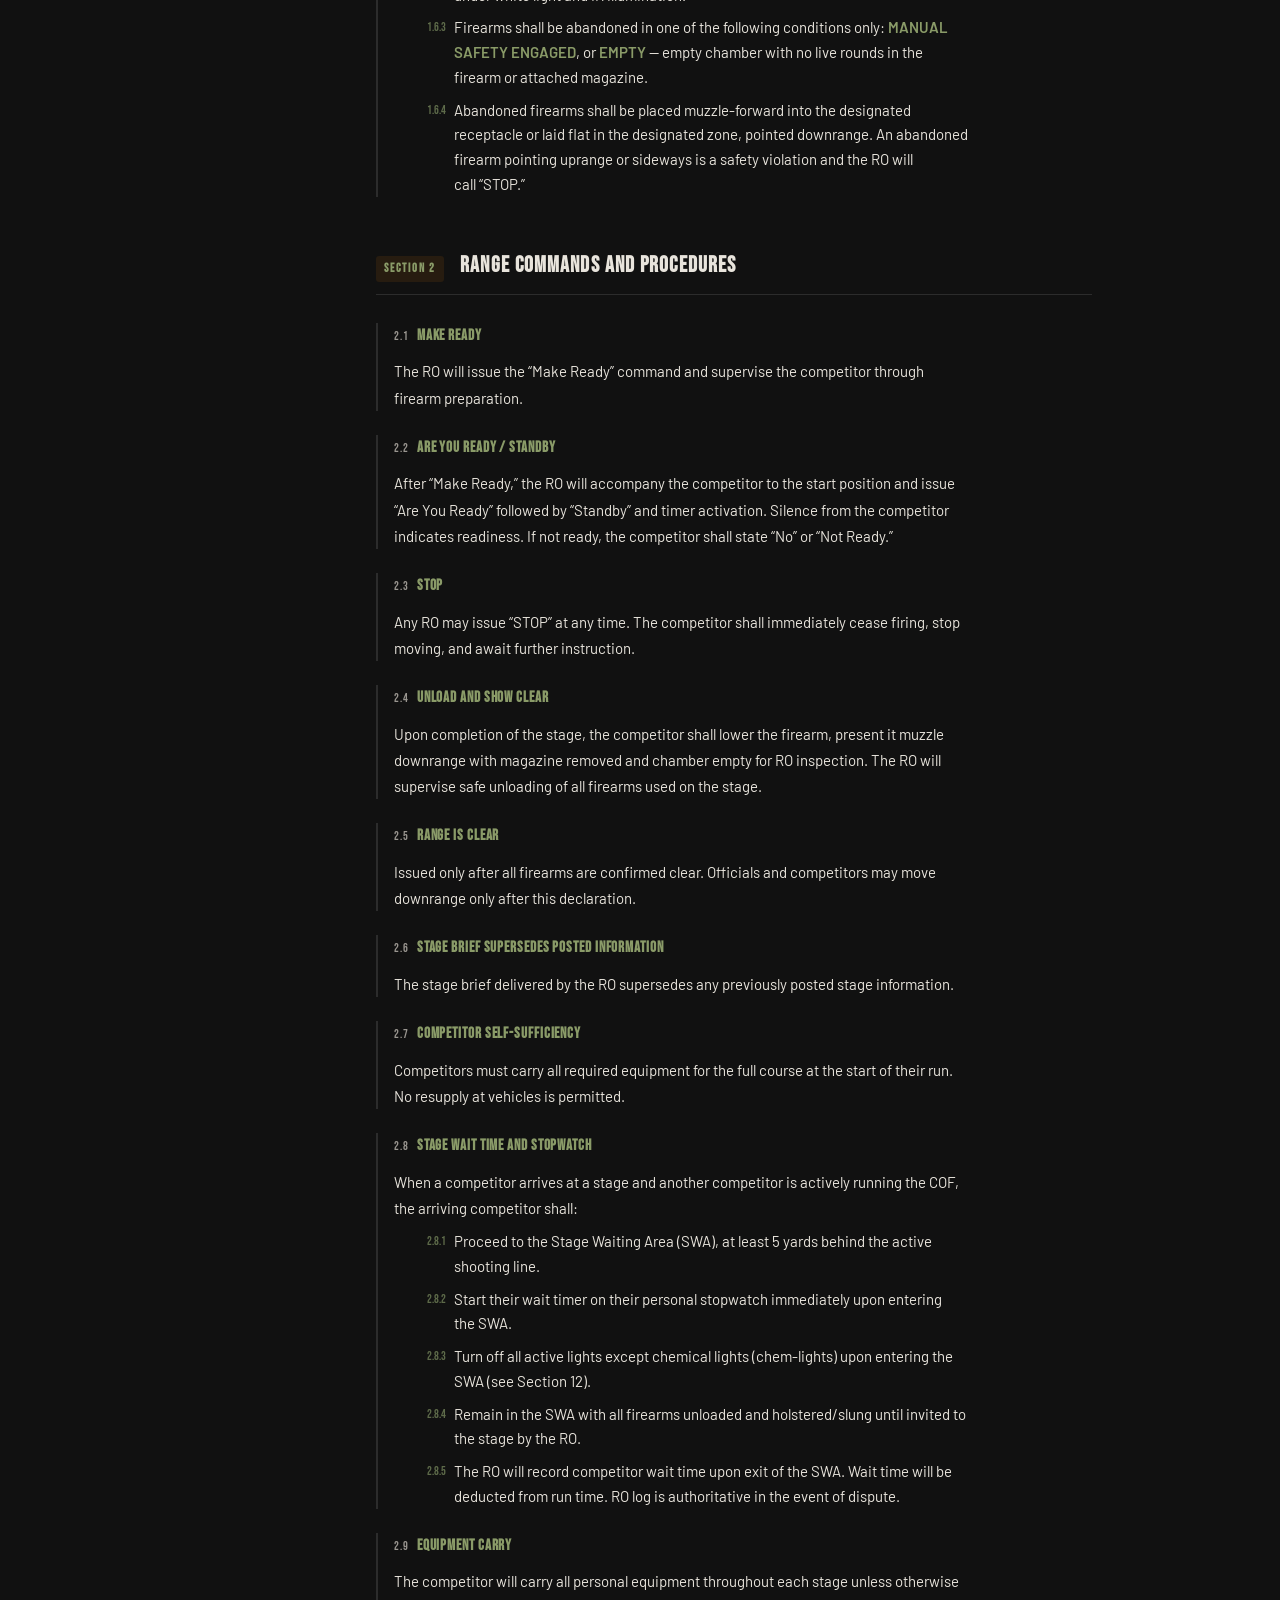
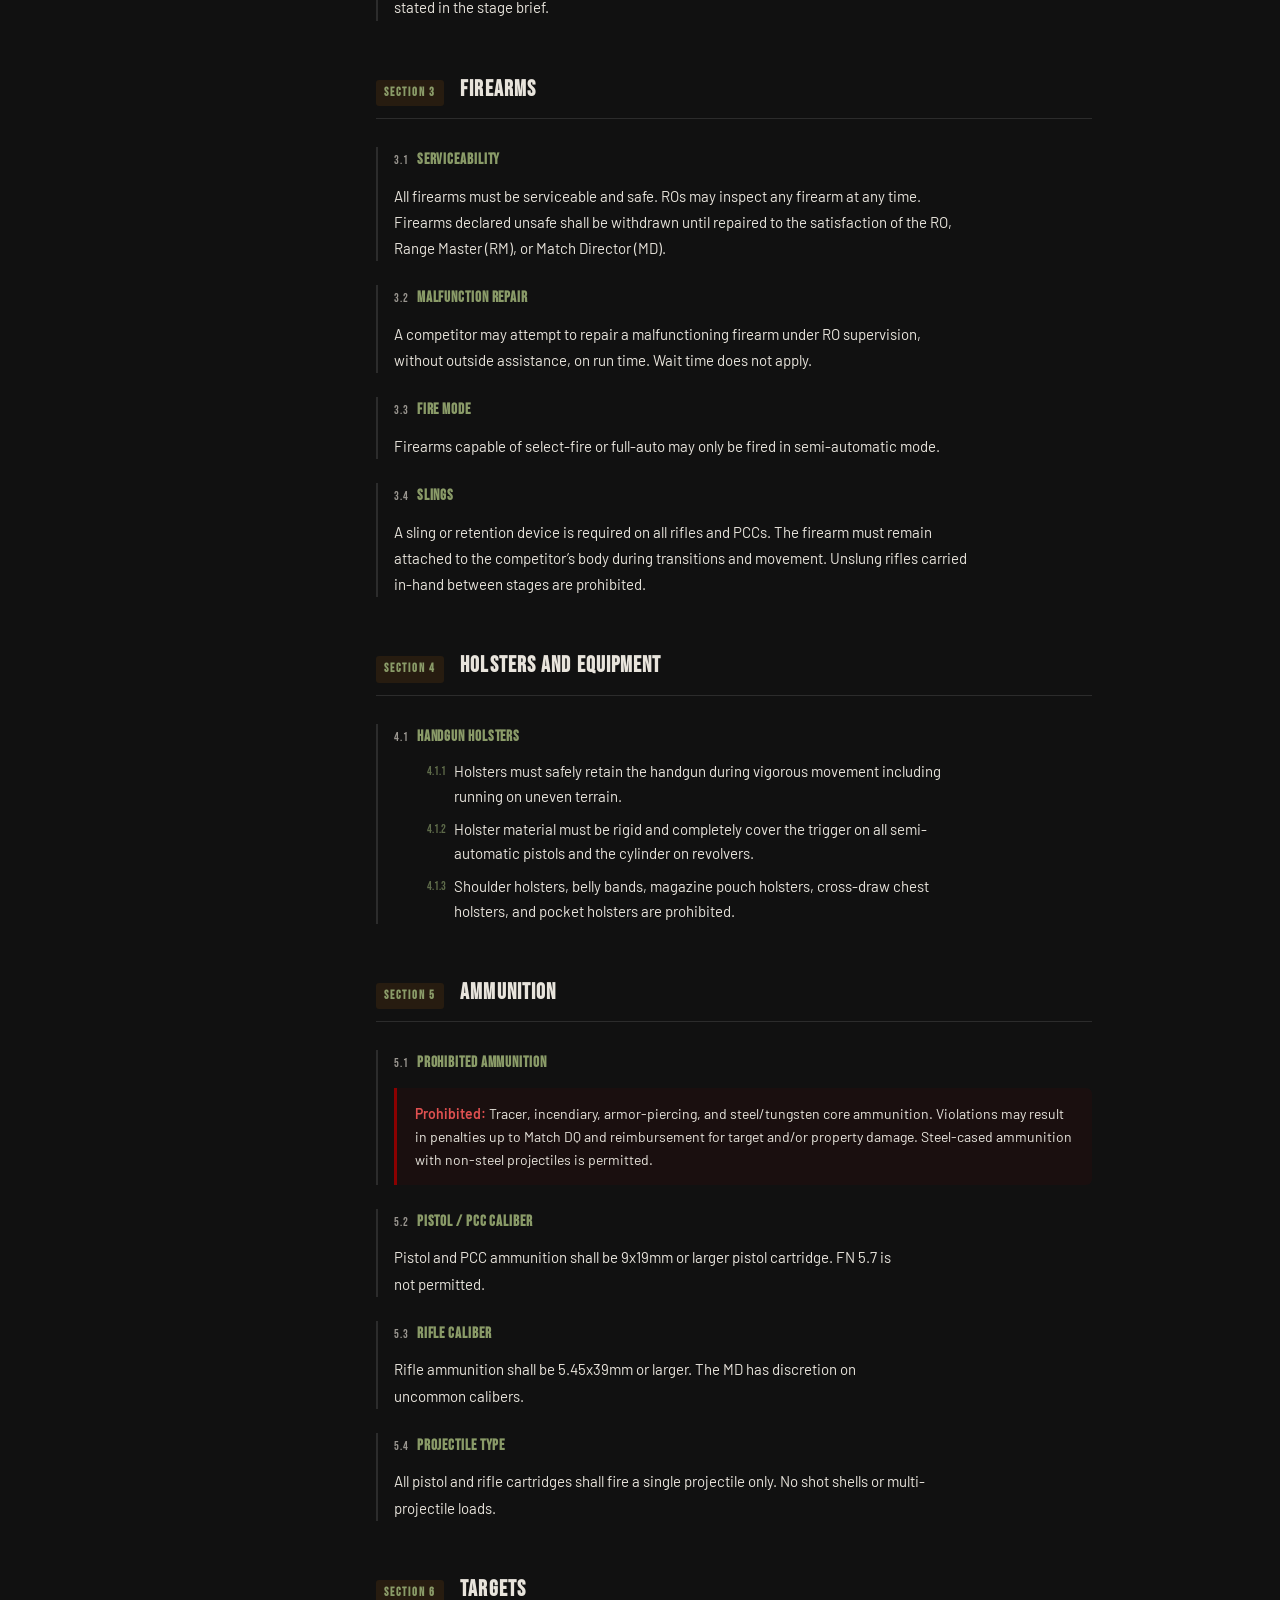
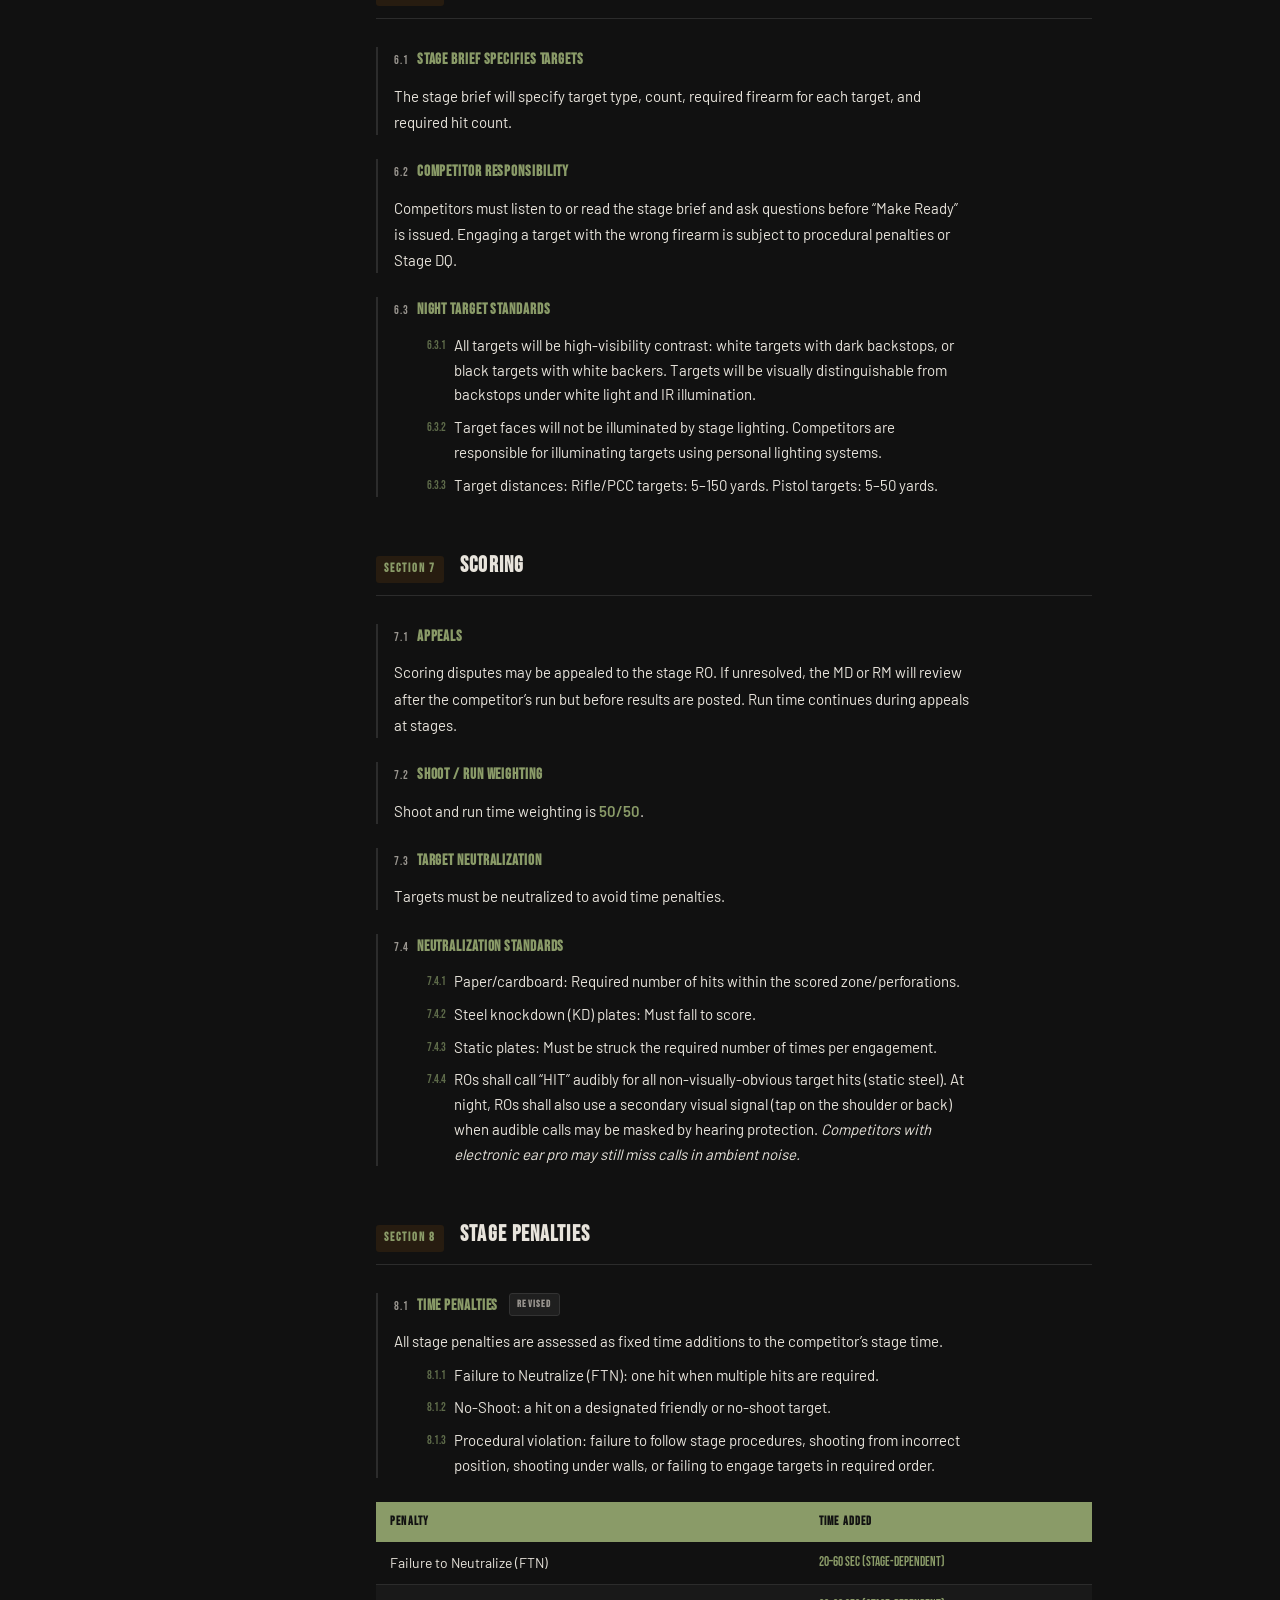
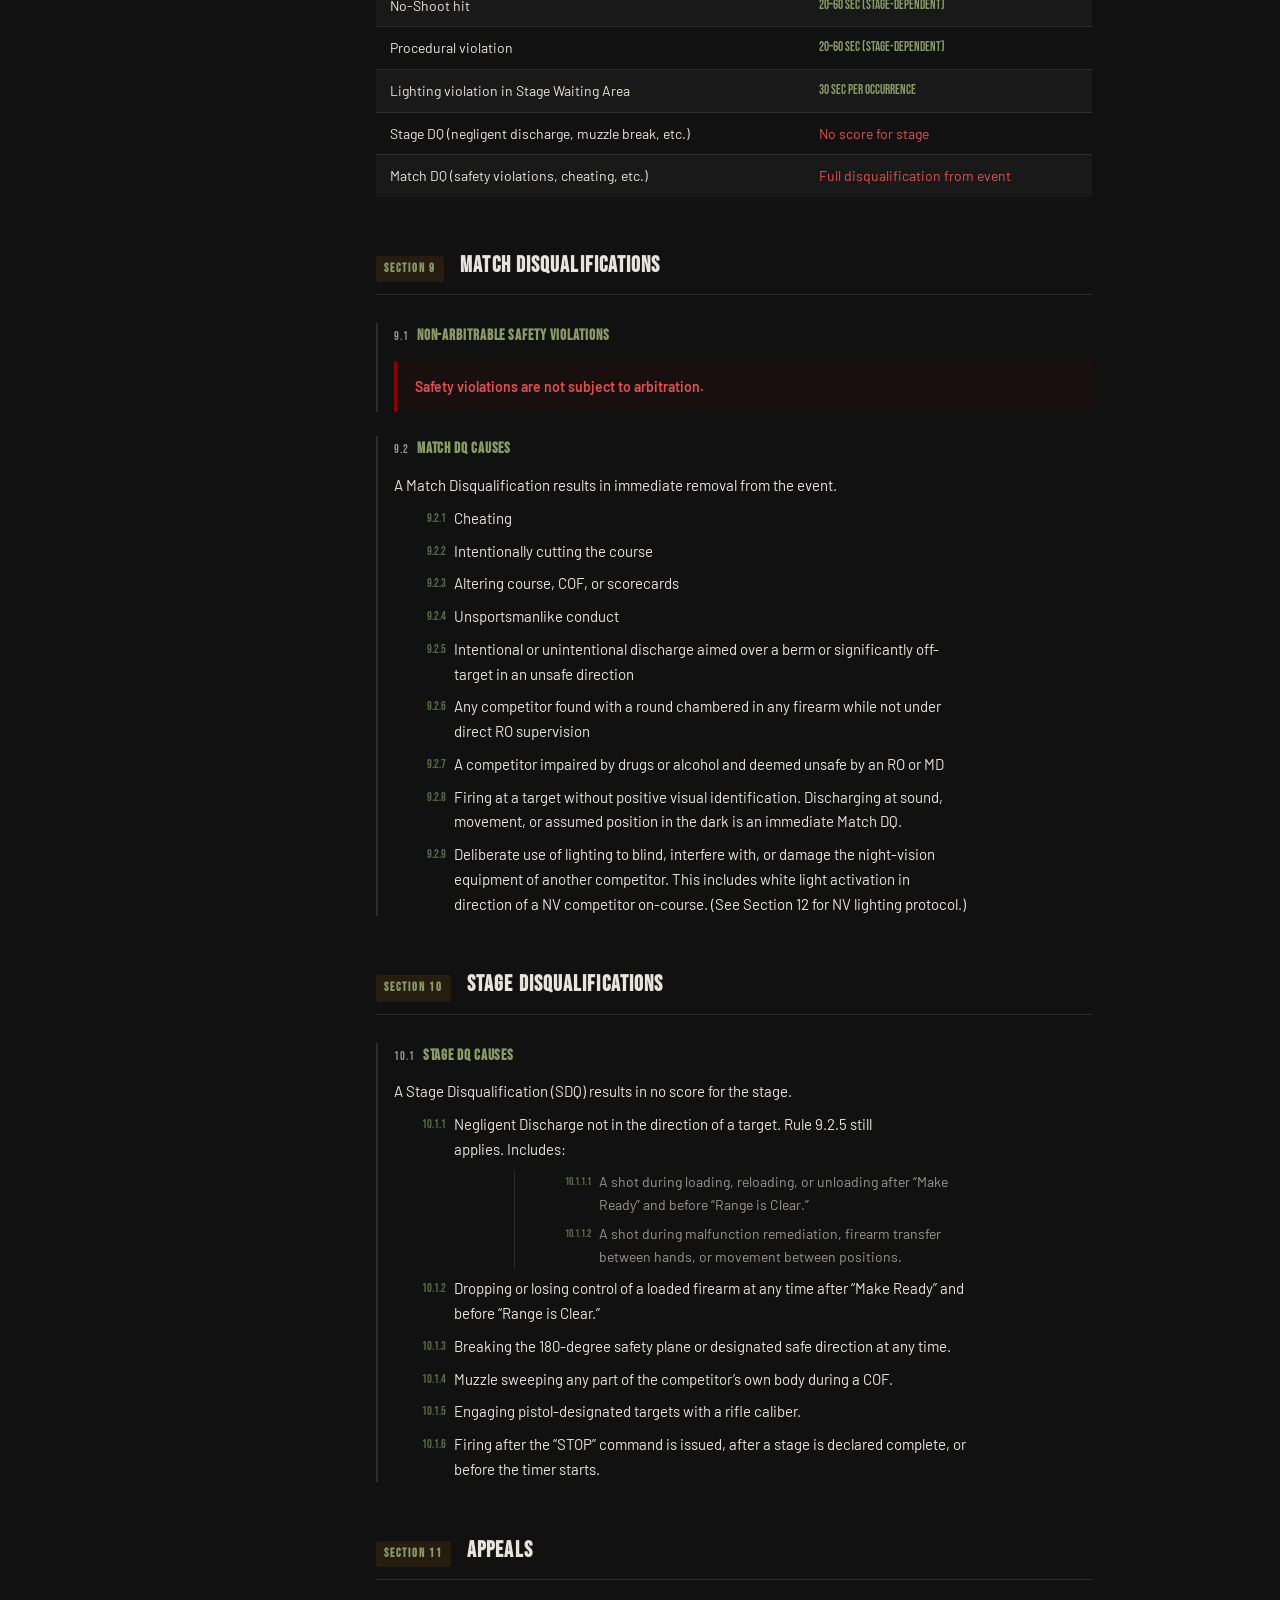
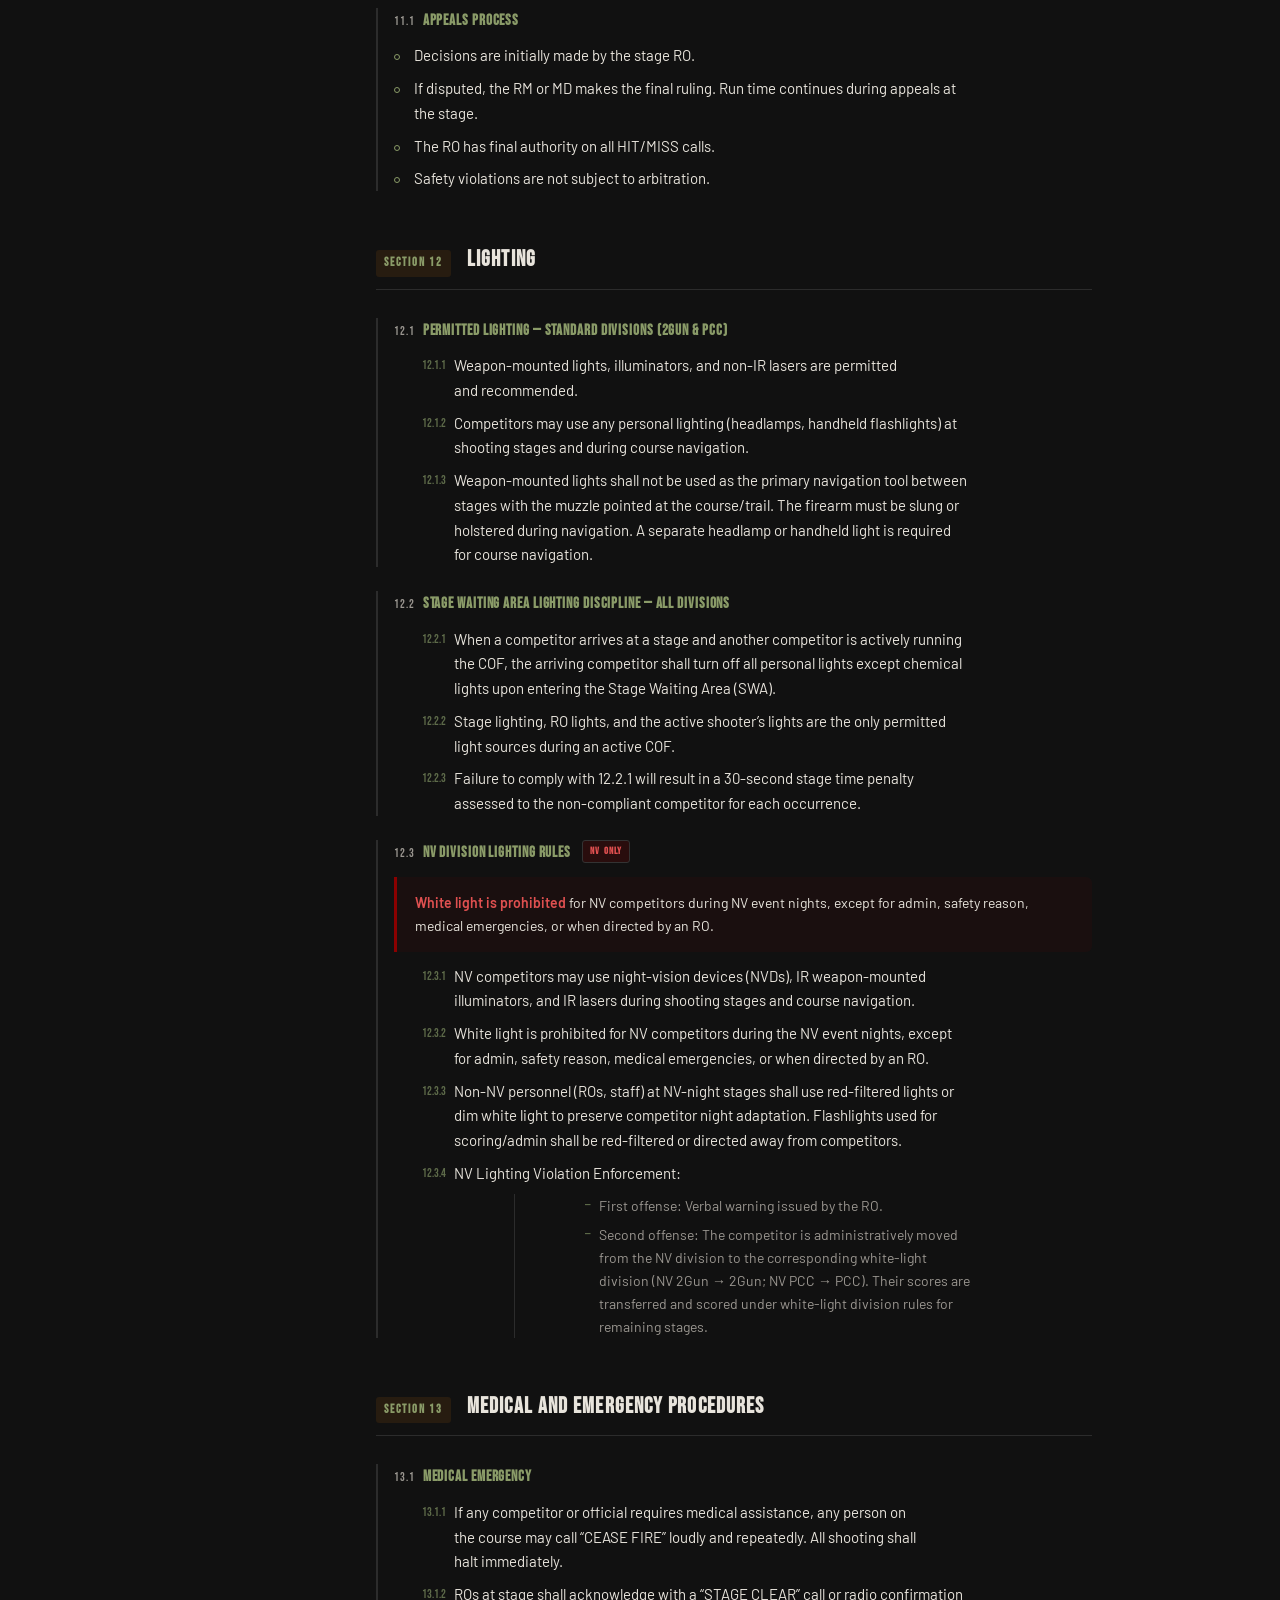
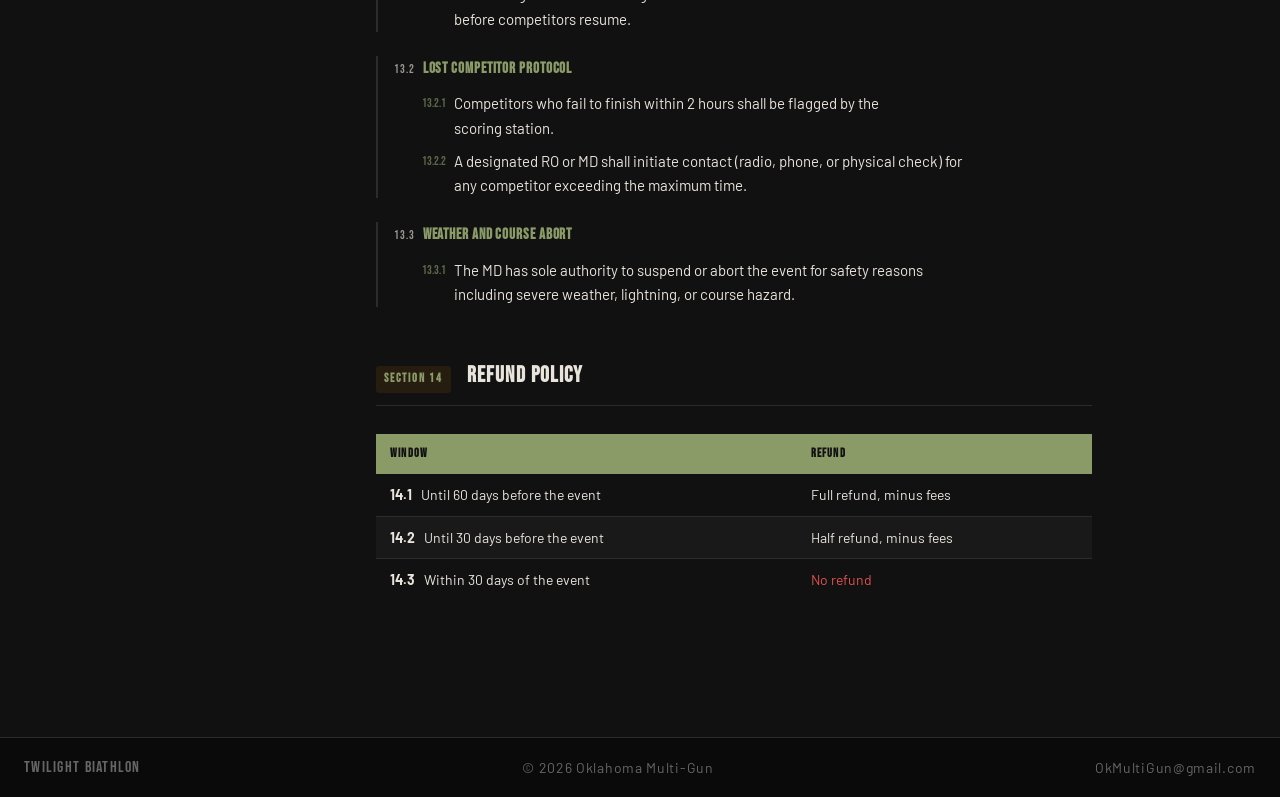
<file: rules.html>
<!DOCTYPE html>
<html lang="en">
<head>
  <meta charset="UTF-8">
  <meta name="viewport" content="width=device-width, initial-scale=1.0">
  <title>Official Rules — Twilight Biathlon</title>
  <meta name="description" content="Complete official rules for all Twilight Biathlon divisions. Safety, scoring, penalties, lighting, NV regulations, and refund policy.">
  <meta name="google-site-verification" content="geUuzHMeTOOOa8xEotXdUElK6i40rrp--J0Uh9sMxRY">
  <meta property="og:title" content="Official Rules — Twilight Biathlon">
  <meta property="og:description" content="Complete official rules for all Twilight Biathlon divisions. Safety, scoring, penalties, lighting, NV regulations, and refund policy.">
  <meta property="og:type" content="website">
  <meta property="og:locale" content="en_US">
  <link rel="canonical" href="https://twilightbiathlon.com/rules.html">
  <link rel="icon" type="image/svg+xml" href="./favicon.svg">
  <link rel="icon" type="image/svg+xml" href="./favicon.svg">
  <link rel="stylesheet" href="./base.css">
  <link rel="stylesheet" href="./style.css">
  <style>
    /* Rules page specific styles — adapted from reference */
    

  /* ── RESET & BASE ─────────────────────────────────────────────── */
  *, *::before, *::after { box-sizing: border-box; margin: 0; padding: 0; }

  :root {
    --bg:        #111111;
    --surface:   #191919;
    --surface2:  #202020;
    --amber:     #8A9B68;
    --amber-dim: #5E6B4A;
    --text:      #E8E4DC;
    --text-muted:#9A9690;
    --red:       #8B0000;
    --border:    #2C2C2C;
    --rule-gutter: 280px;
  }

  html { scroll-behavior: smooth; }

  body {
    background: var(--bg);
    color: var(--text);
    font-family: 'Barlow', sans-serif;
    font-size: 15px;
    line-height: 1.7;
    min-height: 100vh;
  }

  /* ── TOP BANNER ───────────────────────────────────────────────── */
  .banner {
    background: var(--surface);
    border-bottom: 2px solid var(--amber);
    padding: 28px 40px 22px;
    display: flex;
    flex-direction: column;
    gap: 4px;
  }

  .banner-event {
    font-family: 'Bebas Neue', sans-serif;
    font-size: 11px;
    font-weight: 500;
    letter-spacing: 0.2em;
    text-transform: uppercase;
    color: var(--amber);
  }

  .banner-title {
    font-family: 'Bebas Neue', sans-serif;
    font-size: 36px;
    font-weight: 700;
    letter-spacing: 0.04em;
    color: var(--text);
    line-height: 1;
  }

  .banner-sub {
    font-family: 'Barlow', sans-serif;
    font-size: 13px;
    color: var(--text-muted);
    margin-top: 6px;
  }

  /* ── LAYOUT ───────────────────────────────────────────────────── */
  .layout {
    display: grid;
    grid-template-columns: var(--rule-gutter) 1fr;
    max-width: 1200px;
    margin: 0 auto;
    align-items: start;
    gap: 0;
  }

  /* ── SIDEBAR ──────────────────────────────────────────────────── */
  .sidebar {
    position: sticky;
    top: 0;
    height: 100vh;
    overflow-y: auto;
    padding: 32px 0 32px 32px;
    border-right: 1px solid var(--border);
    scrollbar-width: thin;
    scrollbar-color: var(--border) transparent;
  }

  .sidebar::-webkit-scrollbar { width: 4px; }
  .sidebar::-webkit-scrollbar-track { background: transparent; }
  .sidebar::-webkit-scrollbar-thumb { background: var(--border); border-radius: 2px; }

  .toc-label {
    font-family: 'Bebas Neue', sans-serif;
    font-size: 10px;
    font-weight: 600;
    letter-spacing: 0.2em;
    text-transform: uppercase;
    color: var(--amber);
    margin-bottom: 16px;
    padding-bottom: 8px;
    border-bottom: 1px solid var(--border);
  }

  .toc-list {
    list-style: none;
    display: flex;
    flex-direction: column;
    gap: 2px;
  }

  .toc-list a {
    display: block;
    font-size: 12px;
    font-weight: 500;
    color: var(--text-muted);
    text-decoration: none;
    padding: 5px 12px 5px 8px;
    border-left: 2px solid transparent;
    transition: color 0.15s, border-color 0.15s, background 0.15s;
    border-radius: 0 4px 4px 0;
    line-height: 1.4;
  }

  .toc-list a:hover {
    color: var(--amber);
    border-left-color: var(--amber);
    background: rgba(232, 130, 12, 0.06);
  }

  .toc-list .toc-num {
    color: var(--amber-dim);
    font-family: 'Bebas Neue', sans-serif;
    font-size: 11px;
    font-weight: 500;
    margin-right: 6px;
  }

  /* ── MAIN CONTENT ─────────────────────────────────────────────── */
  .content {
    padding: 48px 48px 80px 56px;
    max-width: 820px;
  }

  /* ── SECTION BLOCKS ───────────────────────────────────────────── */
  .rule-section {
    margin-bottom: 56px;
    scroll-margin-top: 32px;
  }

  .section-header {
    display: flex;
    align-items: baseline;
    gap: 16px;
    margin-bottom: 28px;
    padding-bottom: 12px;
    border-bottom: 1px solid var(--border);
  }

  .section-num {
    font-family: 'Bebas Neue', sans-serif;
    font-size: 12px;
    font-weight: 600;
    letter-spacing: 0.15em;
    color: var(--amber);
    white-space: nowrap;
    background: rgba(232, 130, 12, 0.1);
    padding: 3px 8px;
    border-radius: 3px;
  }

  .section-title {
    font-family: 'Bebas Neue', sans-serif;
    font-size: 22px;
    font-weight: 600;
    letter-spacing: 0.05em;
    color: var(--text);
    text-transform: uppercase;
  }

  /* ── SUBSECTIONS ──────────────────────────────────────────────── */
  .sub {
    margin-bottom: 24px;
    padding-left: 16px;
    border-left: 2px solid var(--border);
  }

  .sub-title {
    font-family: 'Bebas Neue', sans-serif;
    font-size: 15px;
    font-weight: 600;
    letter-spacing: 0.06em;
    color: var(--amber);
    text-transform: uppercase;
    margin-bottom: 10px;
  }

  .sub-num {
    font-size: 12px;
    font-weight: 500;
    color: var(--text-muted);
    margin-right: 8px;
  }

  /* ── RULE ITEMS ───────────────────────────────────────────────── */
  .rule-body {
    color: var(--text);
    font-size: 15px;
    line-height: 1.75;
    margin-bottom: 8px;
  }

  .rule-list {
    list-style: none;
    display: flex;
    flex-direction: column;
    gap: 8px;
    margin-top: 8px;
  }

  .rule-list li {
    display: grid;
    grid-template-columns: 52px 1fr;
    gap: 8px;
    font-size: 15px;
    line-height: 1.65;
    color: var(--text);
  }

  .rule-list li .num {
    font-family: 'Bebas Neue', sans-serif;
    font-size: 12px;
    font-weight: 500;
    color: var(--amber-dim);
    padding-top: 3px;
    white-space: nowrap;
    text-align: right;
  }

  /* sub-list (indented) */
  .rule-sublist {
    list-style: none;
    display: flex;
    flex-direction: column;
    gap: 6px;
    margin-top: 8px;
    margin-left: 60px;
    padding-left: 16px;
    border-left: 1px solid var(--border);
  }

  .rule-sublist li {
    display: grid;
    grid-template-columns: 60px 1fr;
    gap: 8px;
    font-size: 14px;
    line-height: 1.65;
    color: var(--text-muted);
  }

  .rule-sublist li .num {
    font-family: 'Bebas Neue', sans-serif;
    font-size: 11px;
    font-weight: 500;
    color: var(--amber-dim);
    padding-top: 3px;
    white-space: nowrap;
    text-align: right;
  }

  /* appeal bullets (no num) */
  .plain-list {
    list-style: none;
    display: flex;
    flex-direction: column;
    gap: 8px;
    margin-top: 8px;
  }

  .plain-list li {
    font-size: 15px;
    line-height: 1.65;
    color: var(--text);
    padding-left: 20px;
    position: relative;
  }

  .plain-list li::before {
    content: '';
    position: absolute;
    left: 0;
    top: 11px;
    width: 6px;
    height: 6px;
    border: 1.5px solid var(--amber);
    border-radius: 50%;
  }

  /* ── CALLOUT BOXES ────────────────────────────────────────────── */
  .callout {
    background: var(--surface2);
    border-left: 3px solid var(--amber);
    border-radius: 0 6px 6px 0;
    padding: 14px 18px;
    margin: 12px 0;
    font-size: 14px;
    color: var(--text);
    line-height: 1.65;
  }

  .callout.warn {
    border-left-color: var(--red);
    background: rgba(139, 0, 0, 0.08);
  }

  .callout strong {
    font-weight: 600;
    color: var(--amber);
  }

  .callout.warn strong {
    color: #e05050;
  }

  /* ── PENALTY TABLE ────────────────────────────────────────────── */
  .penalty-table {
    width: 100%;
    border-collapse: collapse;
    margin-top: 16px;
    font-size: 14px;
  }

  .penalty-table th {
    background: var(--amber);
    color: #111;
    font-family: 'Bebas Neue', sans-serif;
    font-size: 12px;
    font-weight: 600;
    letter-spacing: 0.1em;
    text-transform: uppercase;
    padding: 10px 14px;
    text-align: left;
  }

  .penalty-table td {
    padding: 10px 14px;
    border-bottom: 1px solid var(--border);
    vertical-align: top;
    line-height: 1.55;
    color: var(--text);
  }

  .penalty-table tr:nth-child(even) td {
    background: var(--surface);
  }

  .penalty-table tr:last-child td {
    border-bottom: none;
  }

  .penalty-table .penalty-time {
    font-family: 'Bebas Neue', sans-serif;
    font-size: 13px;
    font-weight: 500;
    color: var(--amber);
    white-space: nowrap;
  }

  .penalty-table .penalty-dq {
    color: #e05050;
  }

  /* ── BADGES ───────────────────────────────────────────────────── */
  .badge {
    display: inline-block;
    font-family: 'Bebas Neue', sans-serif;
    font-size: 10px;
    font-weight: 600;
    letter-spacing: 0.12em;
    padding: 2px 7px;
    border-radius: 3px;
    vertical-align: middle;
    margin-left: 8px;
    text-transform: uppercase;
  }

  .badge-new { background: rgba(232,130,12,0.15); color: var(--amber); }
  .badge-rev { background: rgba(255,255,255,0.06); color: var(--text-muted); }
  .badge-nv  { background: rgba(139,0,0,0.2); color: #e05050; }

  /* ── DIVIDER ──────────────────────────────────────────────────── */
  .rule-divider {
    border: none;
    border-top: 1px solid var(--border);
    margin: 28px 0;
  }

  /* ── HIGHLIGHT (COLD RANGE, etc.) ─────────────────────────────── */
  .hl { color: var(--amber); font-weight: 600; }
  .hl-warn { color: #e05050; font-weight: 600; }

  /* ── PRINT BUTTON ─────────────────────────────────────────────── */
  .print-btn {
    display: inline-flex;
    align-items: center;
    gap: 8px;
    margin-top: 14px;
    padding: 9px 18px;
    background: transparent;
    border: 1.5px solid var(--amber);
    border-radius: 4px;
    color: var(--amber);
    font-family: 'Bebas Neue', sans-serif;
    font-size: 12px;
    font-weight: 600;
    letter-spacing: 0.14em;
    text-transform: uppercase;
    cursor: pointer;
    transition: background 0.15s, color 0.15s;
  }
  .print-btn:hover { background: var(--amber); color: #fff; }
  .print-btn svg { width: 14px; height: 14px; flex-shrink: 0; }

  /* ── PRINT ────────────────────────────────────────────────────── */
  @media print {
    :root {
      --bg: #fff; --surface: #f8f8f8; --surface2: #f0f0f0;
      --amber: #6E7D58; --amber-dim: #4E5B3A;
      --text: #111; --text-muted: #555; --border: #ddd;
    }
    .sidebar { display: none; }
    .print-btn { display: none; }
    .layout { grid-template-columns: 1fr; }
    .content { padding: 24px; max-width: 100%; }
    .banner { padding: 16px 24px; }
    .rule-section { page-break-inside: avoid; }
    .sub { page-break-inside: avoid; }
  }

  /* ── RESPONSIVE ───────────────────────────────────────────────── */
  @media (max-width: 900px) {
    :root { --rule-gutter: 0px; }
    .layout { grid-template-columns: 1fr; }
    .sidebar { display: none; }
    .content { padding: 32px 24px 60px; max-width: 100%; }
    .banner { padding: 20px 24px; }
    .rule-list li { grid-template-columns: 44px 1fr; }
  }


    
    /* Override reference fonts to match site where needed */
    .banner { background: var(--color-surface, #191919); }
    .nav + .banner { margin-top: 0; }
  </style>
</head>
<body>
  <a href="#main" class="sr-only">Skip to content</a>

  <nav class="nav" role="navigation" aria-label="Main navigation">
    <a href="./index.html" class="nav__logo">TWILIGHT BIATHLON</a>
    <ul class="nav__links">
      <li><a href="./index.html" class="nav__link">Home</a></li>
      <li><a href="./events.html" class="nav__link">Events</a></li>
      <li><a href="./what-is-run-and-gun.html" class="nav__link">What Is RnG?</a></li>
      <li><a href="./first-timer.html" class="nav__link">First-Timer</a></li>
      <li><a href="./night-vision-division.html" class="nav__link">NV Division</a></li>
      <li><a href="./rules.html" class="nav__link nav__link--active">Rules</a></li>
      <li><a href="./results.html" class="nav__link">Results</a></li>
      <li><a href="./media.html" class="nav__link">Photos</a></li>
      <li><a href="./faq.html" class="nav__link">FAQ</a></li>
      <li><a href="./location.html" class="nav__link">Location</a></li>
      <li><a href="./contact.html" class="nav__link">Contact</a></li>
      <li><a href="./register.html" class="nav__link nav__link--cta">Register</a></li>
    </ul>
    <button id="nav-hamburger" class="nav__hamburger" aria-label="Open menu" aria-expanded="false">
      <span></span><span></span><span></span>
    </button>
  </nav>

  <div id="mobile-menu" class="mobile-menu" role="menu">
  <a href="./index.html" class="mobile-menu__link">Home</a>
  <a href="./events.html" class="mobile-menu__link">Events</a>
  <a href="./what-is-run-and-gun.html" class="mobile-menu__link">What Is RnG?</a>
  <a href="./first-timer.html" class="mobile-menu__link">First-Timer</a>
  <a href="./night-vision-division.html" class="mobile-menu__link">NV Division</a>
  <a href="./rules.html" class="mobile-menu__link mobile-menu__link--active">Rules</a>
  <a href="./results.html" class="mobile-menu__link">Results</a>
  <a href="./media.html" class="mobile-menu__link">Photos</a>
  <a href="./faq.html" class="mobile-menu__link">FAQ</a>
  <a href="./location.html" class="mobile-menu__link">Location</a>
  <a href="./contact.html" class="mobile-menu__link">Contact</a>
  <a href="./register.html" class="mobile-menu__link mobile-menu__link--cta">Register</a>
  </div>

  <main id="main">
    <!-- BANNER -->
<div class="banner">
  <div class="banner-event">Twilight Biathlon &mdash; Official Rules</div>
  <h1 class="banner-title">OFFICIAL RULES</h1>
  <div class="banner-sub">Revised April 2026 &nbsp;&bull;&nbsp; twilightbiathlon.com &nbsp;&bull;&nbsp; okmultigun@gmail.com</div>
  <button class="print-btn" onclick="window.print()">
    <svg xmlns="http://www.w3.org/2000/svg" viewBox="0 0 24 24" fill="none" stroke="currentColor" stroke-width="2" stroke-linecap="round" stroke-linejoin="round">
      <polyline points="6 9 6 2 18 2 18 9"/><path d="M6 18H4a2 2 0 0 1-2-2v-5a2 2 0 0 1 2-2h16a2 2 0 0 1 2 2v5a2 2 0 0 1-2 2h-2"/><rect x="6" y="14" width="12" height="8"/>
    </svg>
    Print / Save as PDF
  </button>
</div>

<div class="layout">

  <!-- SIDEBAR TOC -->
  <nav class="sidebar" aria-label="Rules navigation">
    <div class="toc-label">Sections</div>
    <ul class="toc-list">
      <li><a href="#s1"><span class="toc-num">1</span>Safety Rules</a></li>
      <li><a href="#s2"><span class="toc-num">2</span>Range Commands</a></li>
      <li><a href="#s3"><span class="toc-num">3</span>Firearms</a></li>
      <li><a href="#s4"><span class="toc-num">4</span>Holsters &amp; Equipment</a></li>
      <li><a href="#s5"><span class="toc-num">5</span>Ammunition</a></li>
      <li><a href="#s6"><span class="toc-num">6</span>Targets</a></li>
      <li><a href="#s7"><span class="toc-num">7</span>Scoring</a></li>
      <li><a href="#s8"><span class="toc-num">8</span>Stage Penalties</a></li>
      <li><a href="#s9"><span class="toc-num">9</span>Match Disqualifications</a></li>
      <li><a href="#s10"><span class="toc-num">10</span>Stage Disqualifications</a></li>
      <li><a href="#s11"><span class="toc-num">11</span>Appeals</a></li>
      <li><a href="#s12"><span class="toc-num">12</span>Lighting</a></li>
      <li><a href="#s13"><span class="toc-num">13</span>Medical &amp; Emergency</a></li>
      <li><a href="#s14"><span class="toc-num">14</span>Refund Policy</a></li>
    </ul>
  </nav>

  <!-- MAIN CONTENT -->
  <main class="content">

    <!-- ═══════════════════════════════════════════════════════════ -->
    <!-- SECTION 1 -->
    <!-- ═══════════════════════════════════════════════════════════ -->
    <section class="rule-section" id="s1">
      <div class="section-header">
        <span class="section-num">Section 1</span>
        <h2 class="section-title">Safety Rules</h2>
      </div>

      <div class="sub">
        <div class="sub-title"><span class="sub-num">1.1</span>Competitor Responsibility</div>
        <p class="rule-body">It is the competitor&rsquo;s responsibility to read and understand the rules and stage briefings and to agree to be bound by them while participating in the event.</p>
      </div>

      <div class="sub">
        <div class="sub-title"><span class="sub-num">1.2</span>Basic Firearms Safety Rules</div>
        <p class="rule-body">The following fundamental safety rules apply at all times:</p>
        <ul class="rule-list">
          <li><span class="num">1.2.1</span><span>Treat all guns as if they are always loaded.</span></li>
          <li><span class="num">1.2.2</span><span>Never let the muzzle cover anything you are not willing to destroy.</span></li>
          <li><span class="num">1.2.3</span><span>Keep your finger off the trigger until your sights are on target and you have made a positive identification.</span></li>
          <li><span class="num">1.2.4</span><span>Be sure of your target, what is in front of it, and what is behind it.</span></li>
        </ul>
      </div>

      <div class="sub">
        <div class="sub-title"><span class="sub-num">1.3</span>Cold Range</div>
        <div class="callout">
          <strong>COLD RANGE:</strong> All events operate on a cold range. Firearms shall be unloaded at all times except when directly under the supervision of a Range Officer (RO) during an active Course of Fire (COF).
        </div>
        <ul class="rule-list">
          <li><span class="num">1.3.1</span><span>Rifles and PCCs shall be transported between stages with detachable magazines removed and chamber empty. Slings are strongly recommended for hands-free carrying during the run.</span></li>
          <li><span class="num">1.3.2</span><span>Pistols shall remain holstered at all times between stages. Chamber shall be empty; a magazine may be inserted.</span></li>
          <li><span class="num">1.3.3</span><span>Competitors shall not handle, manipulate, or load any firearm outside of the active shooting stage under supervision of an RO. Any such action observed between stages is grounds for Match DQ under Section 9.</span></li>
        </ul>
      </div>

      <div class="sub">
        <div class="sub-title"><span class="sub-num">1.4</span>Eye and Ear Protection</div>
        <p class="rule-body">Eye and ear protection must be worn at all times while at a shooting stage. Ear protection is mandatory from the &ldquo;Make Ready&rdquo; command through &ldquo;Range is Clear.&rdquo; Electronic hearing protection is strongly recommended for ROs and competitors to maintain situational awareness at night.</p>
      </div>

      <div class="sub">
        <div class="sub-title"><span class="sub-num">1.5</span>Minimum Target Illumination Standard</div>
        <ul class="rule-list">
          <li><span class="num">1.5.1</span><span>A competitor shall not engage any target unless that target has been positively identified using available lighting or night vision before the trigger is pressed. Firing at sound, movement, or assumed target location is prohibited and constitutes grounds for immediate Match DQ under Section 9.</span></li>
          <li><span class="num">1.5.2</span><span>ROs shall visually confirm that the shooting lane is clear and downrange is safe before issuing the &ldquo;Make Ready&rdquo; command at each stage.</span></li>
        </ul>
      </div>

      <div class="sub">
        <div class="sub-title"><span class="sub-num">1.6</span>Abandoning Firearms</div>
        <ul class="rule-list">
          <li><span class="num">1.6.1</span><span>During a COF, a competitor may be required to abandon a firearm to transition to another. A competitor shall not engage targets with more than one gun in their hands at any time.</span></li>
          <li><span class="num">1.6.2</span><span>Designated firearm abandonment locations will be identified during the stage brief. These locations shall be clearly marked with high-visibility markers visible under white light and IR illumination.</span></li>
          <li><span class="num">1.6.3</span><span>Firearms shall be abandoned in one of the following conditions only: <span class="hl">MANUAL SAFETY ENGAGED</span>, or <span class="hl">EMPTY</span> &mdash; empty chamber with no live rounds in the firearm or attached magazine.</span></li>
          <li><span class="num">1.6.4</span><span>Abandoned firearms shall be placed muzzle-forward into the designated receptacle or laid flat in the designated zone, pointed downrange. An abandoned firearm pointing uprange or sideways is a safety violation and the RO will call &ldquo;STOP.&rdquo;</span></li>
        </ul>
      </div>
    </section>

    <!-- ═══════════════════════════════════════════════════════════ -->
    <!-- SECTION 2 -->
    <!-- ═══════════════════════════════════════════════════════════ -->
    <section class="rule-section" id="s2">
      <div class="section-header">
        <span class="section-num">Section 2</span>
        <h2 class="section-title">Range Commands and Procedures</h2>
      </div>

      <div class="sub">
        <div class="sub-title"><span class="sub-num">2.1</span>Make Ready</div>
        <p class="rule-body">The RO will issue the &ldquo;Make Ready&rdquo; command and supervise the competitor through firearm preparation.</p>
      </div>

      <div class="sub">
        <div class="sub-title"><span class="sub-num">2.2</span>Are You Ready / Standby</div>
        <p class="rule-body">After &ldquo;Make Ready,&rdquo; the RO will accompany the competitor to the start position and issue &ldquo;Are You Ready&rdquo; followed by &ldquo;Standby&rdquo; and timer activation. Silence from the competitor indicates readiness. If not ready, the competitor shall state &ldquo;No&rdquo; or &ldquo;Not Ready.&rdquo;</p>
      </div>

      <div class="sub">
        <div class="sub-title"><span class="sub-num">2.3</span>STOP</div>
        <p class="rule-body">Any RO may issue &ldquo;STOP&rdquo; at any time. The competitor shall immediately cease firing, stop moving, and await further instruction.</p>
      </div>

      <div class="sub">
        <div class="sub-title"><span class="sub-num">2.4</span>Unload and Show Clear</div>
        <p class="rule-body">Upon completion of the stage, the competitor shall lower the firearm, present it muzzle downrange with magazine removed and chamber empty for RO inspection. The RO will supervise safe unloading of all firearms used on the stage.</p>
      </div>

      <div class="sub">
        <div class="sub-title"><span class="sub-num">2.5</span>Range is Clear</div>
        <p class="rule-body">Issued only after all firearms are confirmed clear. Officials and competitors may move downrange only after this declaration.</p>
      </div>

      <div class="sub">
        <div class="sub-title"><span class="sub-num">2.6</span>Stage Brief Supersedes Posted Information</div>
        <p class="rule-body">The stage brief delivered by the RO supersedes any previously posted stage information.</p>
      </div>

      <div class="sub">
        <div class="sub-title"><span class="sub-num">2.7</span>Competitor Self-Sufficiency</div>
        <p class="rule-body">Competitors must carry all required equipment for the full course at the start of their run. No resupply at vehicles is permitted.</p>
      </div>

      <div class="sub">
        <div class="sub-title"><span class="sub-num">2.8</span>Stage Wait Time and Stopwatch</div>
        <p class="rule-body">When a competitor arrives at a stage and another competitor is actively running the COF, the arriving competitor shall:</p>
        <ul class="rule-list">
          <li><span class="num">2.8.1</span><span>Proceed to the Stage Waiting Area (SWA), at least 5 yards behind the active shooting line.</span></li>
          <li><span class="num">2.8.2</span><span>Start their wait timer on their personal stopwatch immediately upon entering the SWA.</span></li>
          <li><span class="num">2.8.3</span><span>Turn off all active lights except chemical lights (chem-lights) upon entering the SWA (see Section 12).</span></li>
          <li><span class="num">2.8.4</span><span>Remain in the SWA with all firearms unloaded and holstered/slung until invited to the stage by the RO.</span></li>
          <li><span class="num">2.8.5</span><span>The RO will record competitor wait time upon exit of the SWA. Wait time will be deducted from run time. RO log is authoritative in the event of dispute.</span></li>
        </ul>
      </div>

      <div class="sub">
        <div class="sub-title"><span class="sub-num">2.9</span>Equipment Carry</div>
        <p class="rule-body">The competitor will carry all personal equipment throughout each stage unless otherwise stated in the stage brief.</p>
      </div>
    </section>

    <!-- ═══════════════════════════════════════════════════════════ -->
    <!-- SECTION 3 -->
    <!-- ═══════════════════════════════════════════════════════════ -->
    <section class="rule-section" id="s3">
      <div class="section-header">
        <span class="section-num">Section 3</span>
        <h2 class="section-title">Firearms</h2>
      </div>

      <div class="sub">
        <div class="sub-title"><span class="sub-num">3.1</span>Serviceability</div>
        <p class="rule-body">All firearms must be serviceable and safe. ROs may inspect any firearm at any time. Firearms declared unsafe shall be withdrawn until repaired to the satisfaction of the RO, Range Master (RM), or Match Director (MD).</p>
      </div>

      <div class="sub">
        <div class="sub-title"><span class="sub-num">3.2</span>Malfunction Repair</div>
        <p class="rule-body">A competitor may attempt to repair a malfunctioning firearm under RO supervision, without outside assistance, on run time. Wait time does not apply.</p>
      </div>

      <div class="sub">
        <div class="sub-title"><span class="sub-num">3.3</span>Fire Mode</div>
        <p class="rule-body">Firearms capable of select-fire or full-auto may only be fired in semi-automatic mode.</p>
      </div>

      <div class="sub">
        <div class="sub-title"><span class="sub-num">3.4</span>Slings</div>
        <p class="rule-body">A sling or retention device is required on all rifles and PCCs. The firearm must remain attached to the competitor&rsquo;s body during transitions and movement. Unslung rifles carried in-hand between stages are prohibited.</p>
      </div>
    </section>

    <!-- ═══════════════════════════════════════════════════════════ -->
    <!-- SECTION 4 -->
    <!-- ═══════════════════════════════════════════════════════════ -->
    <section class="rule-section" id="s4">
      <div class="section-header">
        <span class="section-num">Section 4</span>
        <h2 class="section-title">Holsters and Equipment</h2>
      </div>

      <div class="sub">
        <div class="sub-title"><span class="sub-num">4.1</span>Handgun Holsters</div>
        <ul class="rule-list">
          <li><span class="num">4.1.1</span><span>Holsters must safely retain the handgun during vigorous movement including running on uneven terrain.</span></li>
          <li><span class="num">4.1.2</span><span>Holster material must be rigid and completely cover the trigger on all semi-automatic pistols and the cylinder on revolvers.</span></li>
          <li><span class="num">4.1.3</span><span>Shoulder holsters, belly bands, magazine pouch holsters, cross-draw chest holsters, and pocket holsters are prohibited.</span></li>
        </ul>
      </div>
    </section>

    <!-- ═══════════════════════════════════════════════════════════ -->
    <!-- SECTION 5 -->
    <!-- ═══════════════════════════════════════════════════════════ -->
    <section class="rule-section" id="s5">
      <div class="section-header">
        <span class="section-num">Section 5</span>
        <h2 class="section-title">Ammunition</h2>
      </div>

      <div class="sub">
        <div class="sub-title"><span class="sub-num">5.1</span>Prohibited Ammunition</div>
        <div class="callout warn">
          <strong>Prohibited:</strong> Tracer, incendiary, armor-piercing, and steel/tungsten core ammunition. Violations may result in penalties up to Match DQ and reimbursement for target and/or property damage. Steel-cased ammunition with non-steel projectiles is permitted.
        </div>
      </div>

      <div class="sub">
        <div class="sub-title"><span class="sub-num">5.2</span>Pistol / PCC Caliber</div>
        <p class="rule-body">Pistol and PCC ammunition shall be 9x19mm or larger pistol cartridge. FN 5.7 is not permitted.</p>
      </div>

      <div class="sub">
        <div class="sub-title"><span class="sub-num">5.3</span>Rifle Caliber</div>
        <p class="rule-body">Rifle ammunition shall be 5.45x39mm or larger. The MD has discretion on uncommon calibers.</p>
      </div>

      <div class="sub">
        <div class="sub-title"><span class="sub-num">5.4</span>Projectile Type</div>
        <p class="rule-body">All pistol and rifle cartridges shall fire a single projectile only. No shot shells or multi-projectile loads.</p>
      </div>
    </section>

    <!-- ═══════════════════════════════════════════════════════════ -->
    <!-- SECTION 6 -->
    <!-- ═══════════════════════════════════════════════════════════ -->
    <section class="rule-section" id="s6">
      <div class="section-header">
        <span class="section-num">Section 6</span>
        <h2 class="section-title">Targets</h2>
      </div>

      <div class="sub">
        <div class="sub-title"><span class="sub-num">6.1</span>Stage Brief Specifies Targets</div>
        <p class="rule-body">The stage brief will specify target type, count, required firearm for each target, and required hit count.</p>
      </div>

      <div class="sub">
        <div class="sub-title"><span class="sub-num">6.2</span>Competitor Responsibility</div>
        <p class="rule-body">Competitors must listen to or read the stage brief and ask questions before &ldquo;Make Ready&rdquo; is issued. Engaging a target with the wrong firearm is subject to procedural penalties or Stage DQ.</p>
      </div>

      <div class="sub">
        <div class="sub-title"><span class="sub-num">6.3</span>Night Target Standards</div>
        <ul class="rule-list">
          <li><span class="num">6.3.1</span><span>All targets will be high-visibility contrast: white targets with dark backstops, or black targets with white backers. Targets will be visually distinguishable from backstops under white light and IR illumination.</span></li>
          <li><span class="num">6.3.2</span><span>Target faces will not be illuminated by stage lighting. Competitors are responsible for illuminating targets using personal lighting systems.</span></li>
          <li><span class="num">6.3.3</span><span>Target distances: Rifle/PCC targets: 5&ndash;150 yards. Pistol targets: 5&ndash;50 yards.</span></li>
        </ul>
      </div>
    </section>

    <!-- ═══════════════════════════════════════════════════════════ -->
    <!-- SECTION 7 -->
    <!-- ═══════════════════════════════════════════════════════════ -->
    <section class="rule-section" id="s7">
      <div class="section-header">
        <span class="section-num">Section 7</span>
        <h2 class="section-title">Scoring</h2>
      </div>

      <div class="sub">
        <div class="sub-title"><span class="sub-num">7.1</span>Appeals</div>
        <p class="rule-body">Scoring disputes may be appealed to the stage RO. If unresolved, the MD or RM will review after the competitor&rsquo;s run but before results are posted. Run time continues during appeals at stages.</p>
      </div>

      <div class="sub">
        <div class="sub-title"><span class="sub-num">7.2</span>Shoot / Run Weighting</div>
        <p class="rule-body">Shoot and run time weighting is <span class="hl">50/50</span>.</p>
      </div>

      <div class="sub">
        <div class="sub-title"><span class="sub-num">7.3</span>Target Neutralization</div>
        <p class="rule-body">Targets must be neutralized to avoid time penalties.</p>
      </div>

      <div class="sub">
        <div class="sub-title"><span class="sub-num">7.4</span>Neutralization Standards</div>
        <ul class="rule-list">
          <li><span class="num">7.4.1</span><span>Paper/cardboard: Required number of hits within the scored zone/perforations.</span></li>
          <li><span class="num">7.4.2</span><span>Steel knockdown (KD) plates: Must fall to score.</span></li>
          <li><span class="num">7.4.3</span><span>Static plates: Must be struck the required number of times per engagement.</span></li>
          <li><span class="num">7.4.4</span><span>ROs shall call &ldquo;HIT&rdquo; audibly for all non-visually-obvious target hits (static steel). At night, ROs shall also use a secondary visual signal (tap on the shoulder or back) when audible calls may be masked by hearing protection. <em>Competitors with electronic ear pro may still miss calls in ambient noise.</em></span></li>
        </ul>
      </div>
    </section>

    <!-- ═══════════════════════════════════════════════════════════ -->
    <!-- SECTION 8 -->
    <!-- ═══════════════════════════════════════════════════════════ -->
    <section class="rule-section" id="s8">
      <div class="section-header">
        <span class="section-num">Section 8</span>
        <h2 class="section-title">Stage Penalties</h2>
      </div>

      <div class="sub">
        <div class="sub-title"><span class="sub-num">8.1</span>Time Penalties <span class="badge badge-rev">Revised</span></div>
        <p class="rule-body">All stage penalties are assessed as fixed time additions to the competitor&rsquo;s stage time.</p>
        <ul class="rule-list">
          <li><span class="num">8.1.1</span><span>Failure to Neutralize (FTN): one hit when multiple hits are required.</span></li>
          <li><span class="num">8.1.2</span><span>No-Shoot: a hit on a designated friendly or no-shoot target.</span></li>
          <li><span class="num">8.1.3</span><span>Procedural violation: failure to follow stage procedures, shooting from incorrect position, shooting under walls, or failing to engage targets in required order.</span></li>
        </ul>
      </div>

      <table class="penalty-table">
        <thead>
          <tr>
            <th>Penalty</th>
            <th>Time Added</th>
          </tr>
        </thead>
        <tbody>
          <tr>
            <td>Failure to Neutralize (FTN)</td>
            <td class="penalty-time">20&ndash;60 sec (stage-dependent)</td>
          </tr>
          <tr>
            <td>No-Shoot hit</td>
            <td class="penalty-time">20&ndash;60 sec (stage-dependent)</td>
          </tr>
          <tr>
            <td>Procedural violation</td>
            <td class="penalty-time">20&ndash;60 sec (stage-dependent)</td>
          </tr>
          <tr>
            <td>Lighting violation in Stage Waiting Area</td>
            <td class="penalty-time">30 sec per occurrence</td>
          </tr>
          <tr>
            <td>Stage DQ (negligent discharge, muzzle break, etc.)</td>
            <td class="penalty-dq">No score for stage</td>
          </tr>
          <tr>
            <td>Match DQ (safety violations, cheating, etc.)</td>
            <td class="penalty-dq">Full disqualification from event</td>
          </tr>
        </tbody>
      </table>
    </section>

    <!-- ═══════════════════════════════════════════════════════════ -->
    <!-- SECTION 9 -->
    <!-- ═══════════════════════════════════════════════════════════ -->
    <section class="rule-section" id="s9">
      <div class="section-header">
        <span class="section-num">Section 9</span>
        <h2 class="section-title">Match Disqualifications</h2>
      </div>

      <div class="sub">
        <div class="sub-title"><span class="sub-num">9.1</span>Non-Arbitrable Safety Violations</div>
        <div class="callout warn">
          <strong>Safety violations are not subject to arbitration.</strong>
        </div>
      </div>

      <div class="sub">
        <div class="sub-title"><span class="sub-num">9.2</span>Match DQ Causes</div>
        <p class="rule-body">A Match Disqualification results in immediate removal from the event.</p>
        <ul class="rule-list">
          <li><span class="num">9.2.1</span><span>Cheating</span></li>
          <li><span class="num">9.2.2</span><span>Intentionally cutting the course</span></li>
          <li><span class="num">9.2.3</span><span>Altering course, COF, or scorecards</span></li>
          <li><span class="num">9.2.4</span><span>Unsportsmanlike conduct</span></li>
          <li><span class="num">9.2.5</span><span>Intentional or unintentional discharge aimed over a berm or significantly off-target in an unsafe direction</span></li>
          <li><span class="num">9.2.6</span><span>Any competitor found with a round chambered in any firearm while not under direct RO supervision</span></li>
          <li><span class="num">9.2.7</span><span>A competitor impaired by drugs or alcohol and deemed unsafe by an RO or MD</span></li>
          <li><span class="num">9.2.8</span><span>Firing at a target without positive visual identification. Discharging at sound, movement, or assumed position in the dark is an immediate Match DQ.</span></li>
          <li><span class="num">9.2.9</span><span>Deliberate use of lighting to blind, interfere with, or damage the night-vision equipment of another competitor. This includes white light activation in direction of a NV competitor on-course. (See Section 12 for NV lighting protocol.)</span></li>
        </ul>
      </div>
    </section>

    <!-- ═══════════════════════════════════════════════════════════ -->
    <!-- SECTION 10 -->
    <!-- ═══════════════════════════════════════════════════════════ -->
    <section class="rule-section" id="s10">
      <div class="section-header">
        <span class="section-num">Section 10</span>
        <h2 class="section-title">Stage Disqualifications</h2>
      </div>

      <div class="sub">
        <div class="sub-title"><span class="sub-num">10.1</span>Stage DQ Causes</div>
        <p class="rule-body">A Stage Disqualification (SDQ) results in no score for the stage.</p>
        <ul class="rule-list">
          <li>
            <span class="num">10.1.1</span>
            <span>
              Negligent Discharge not in the direction of a target. Rule 9.2.5 still applies. Includes:
              <ul class="rule-sublist">
                <li><span class="num">10.1.1.1</span><span>A shot during loading, reloading, or unloading after &ldquo;Make Ready&rdquo; and before &ldquo;Range is Clear.&rdquo;</span></li>
                <li><span class="num">10.1.1.2</span><span>A shot during malfunction remediation, firearm transfer between hands, or movement between positions.</span></li>
              </ul>
            </span>
          </li>
          <li><span class="num">10.1.2</span><span>Dropping or losing control of a loaded firearm at any time after &ldquo;Make Ready&rdquo; and before &ldquo;Range is Clear.&rdquo;</span></li>
          <li><span class="num">10.1.3</span><span>Breaking the 180-degree safety plane or designated safe direction at any time.</span></li>
          <li><span class="num">10.1.4</span><span>Muzzle sweeping any part of the competitor&rsquo;s own body during a COF.</span></li>
          <li><span class="num">10.1.5</span><span>Engaging pistol-designated targets with a rifle caliber.</span></li>
          <li><span class="num">10.1.6</span><span>Firing after the &ldquo;STOP&rdquo; command is issued, after a stage is declared complete, or before the timer starts.</span></li>
        </ul>
      </div>
    </section>

    <!-- ═══════════════════════════════════════════════════════════ -->
    <!-- SECTION 11 -->
    <!-- ═══════════════════════════════════════════════════════════ -->
    <section class="rule-section" id="s11">
      <div class="section-header">
        <span class="section-num">Section 11</span>
        <h2 class="section-title">Appeals</h2>
      </div>

      <div class="sub">
        <div class="sub-title"><span class="sub-num">11.1</span>Appeals Process</div>
        <ul class="plain-list">
          <li>Decisions are initially made by the stage RO.</li>
          <li>If disputed, the RM or MD makes the final ruling. Run time continues during appeals at the stage.</li>
          <li>The RO has final authority on all HIT/MISS calls.</li>
          <li>Safety violations are not subject to arbitration.</li>
        </ul>
      </div>
    </section>

    <!-- ═══════════════════════════════════════════════════════════ -->
    <!-- SECTION 12 -->
    <!-- ═══════════════════════════════════════════════════════════ -->
    <section class="rule-section" id="s12">
      <div class="section-header">
        <span class="section-num">Section 12</span>
        <h2 class="section-title">Lighting</h2>
      </div>

      <div class="sub">
        <div class="sub-title"><span class="sub-num">12.1</span>Permitted Lighting &mdash; Standard Divisions (2Gun &amp; PCC)</div>
        <ul class="rule-list">
          <li><span class="num">12.1.1</span><span>Weapon-mounted lights, illuminators, and non-IR lasers are permitted and recommended.</span></li>
          <li><span class="num">12.1.2</span><span>Competitors may use any personal lighting (headlamps, handheld flashlights) at shooting stages and during course navigation.</span></li>
          <li><span class="num">12.1.3</span><span>Weapon-mounted lights shall not be used as the primary navigation tool between stages with the muzzle pointed at the course/trail. The firearm must be slung or holstered during navigation. A separate headlamp or handheld light is required for course navigation.</span></li>
        </ul>
      </div>

      <div class="sub">
        <div class="sub-title"><span class="sub-num">12.2</span>Stage Waiting Area Lighting Discipline &mdash; All Divisions</div>
        <ul class="rule-list">
          <li><span class="num">12.2.1</span><span>When a competitor arrives at a stage and another competitor is actively running the COF, the arriving competitor shall turn off all personal lights except chemical lights upon entering the Stage Waiting Area (SWA).</span></li>
          <li><span class="num">12.2.2</span><span>Stage lighting, RO lights, and the active shooter&rsquo;s lights are the only permitted light sources during an active COF.</span></li>
          <li><span class="num">12.2.3</span><span>Failure to comply with 12.2.1 will result in a 30-second stage time penalty assessed to the non-compliant competitor for each occurrence.</span></li>
        </ul>
      </div>

      <div class="sub">
        <div class="sub-title"><span class="sub-num">12.3</span>NV Division Lighting Rules <span class="badge badge-nv">NV Only</span></div>
        <div class="callout warn">
          <strong>White light is prohibited</strong> for NV competitors during NV event nights, except for admin, safety reason, medical emergencies, or when directed by an RO.
        </div>
        <ul class="rule-list">
          <li><span class="num">12.3.1</span><span>NV competitors may use night-vision devices (NVDs), IR weapon-mounted illuminators, and IR lasers during shooting stages and course navigation.</span></li>
          <li><span class="num">12.3.2</span><span>White light is prohibited for NV competitors during the NV event nights, except for admin, safety reason, medical emergencies, or when directed by an RO.</span></li>
          <li><span class="num">12.3.3</span><span>Non-NV personnel (ROs, staff) at NV-night stages shall use red-filtered lights or dim white light to preserve competitor night adaptation. Flashlights used for scoring/admin shall be red-filtered or directed away from competitors.</span></li>
          <li>
            <span class="num">12.3.4</span>
            <span>
              NV Lighting Violation Enforcement:
              <ul class="rule-sublist">
                <li><span class="num">&mdash;</span><span>First offense: Verbal warning issued by the RO.</span></li>
                <li><span class="num">&mdash;</span><span>Second offense: The competitor is administratively moved from the NV division to the corresponding white-light division (NV 2Gun &rarr; 2Gun; NV PCC &rarr; PCC). Their scores are transferred and scored under white-light division rules for remaining stages.</span></li>
              </ul>
            </span>
          </li>
        </ul>
      </div>
    </section>

    <!-- ═══════════════════════════════════════════════════════════ -->
    <!-- SECTION 13 -->
    <!-- ═══════════════════════════════════════════════════════════ -->
    <section class="rule-section" id="s13">
      <div class="section-header">
        <span class="section-num">Section 13</span>
        <h2 class="section-title">Medical and Emergency Procedures</h2>
      </div>

      <div class="sub">
        <div class="sub-title"><span class="sub-num">13.1</span>Medical Emergency</div>
        <ul class="rule-list">
          <li><span class="num">13.1.1</span><span>If any competitor or official requires medical assistance, any person on the course may call &ldquo;CEASE FIRE&rdquo; loudly and repeatedly. All shooting shall halt immediately.</span></li>
          <li><span class="num">13.1.2</span><span>ROs at stage shall acknowledge with a &ldquo;STAGE CLEAR&rdquo; call or radio confirmation before competitors resume.</span></li>
        </ul>
      </div>

      <div class="sub">
        <div class="sub-title"><span class="sub-num">13.2</span>Lost Competitor Protocol</div>
        <ul class="rule-list">
          <li><span class="num">13.2.1</span><span>Competitors who fail to finish within 2 hours shall be flagged by the scoring station.</span></li>
          <li><span class="num">13.2.2</span><span>A designated RO or MD shall initiate contact (radio, phone, or physical check) for any competitor exceeding the maximum time.</span></li>
        </ul>
      </div>

      <div class="sub">
        <div class="sub-title"><span class="sub-num">13.3</span>Weather and Course Abort</div>
        <ul class="rule-list">
          <li><span class="num">13.3.1</span><span>The MD has sole authority to suspend or abort the event for safety reasons including severe weather, lightning, or course hazard.</span></li>
        </ul>
      </div>
    </section>

    <!-- ═══════════════════════════════════════════════════════════ -->
    <!-- SECTION 14 -->
    <!-- ═══════════════════════════════════════════════════════════ -->
    <section class="rule-section" id="s14">
      <div class="section-header">
        <span class="section-num">Section 14</span>
        <h2 class="section-title">Refund Policy</h2>
      </div>

      <table class="penalty-table">
        <thead>
          <tr>
            <th>Window</th>
            <th>Refund</th>
          </tr>
        </thead>
        <tbody>
          <tr>
            <td><strong>14.1</strong> &nbsp; Until 60 days before the event</td>
            <td>Full refund, minus fees</td>
          </tr>
          <tr>
            <td><strong>14.2</strong> &nbsp; Until 30 days before the event</td>
            <td>Half refund, minus fees</td>
          </tr>
          <tr>
            <td><strong>14.3</strong> &nbsp; Within 30 days of the event</td>
            <td class="penalty-dq">No refund</td>
          </tr>
        </tbody>
      </table>
    </section>

  </main>
  </main>

  <footer class="footer" role="contentinfo">
    <span class="footer__brand">TWILIGHT BIATHLON</span>
    <span>&copy; 2026 Oklahoma Multi-Gun</span>
    <a href="mailto:OkMultiGun@gmail.com">OkMultiGun@gmail.com</a>
  </footer>

  <script src="./app.js" defer></script>
</body>
</html>
</file>
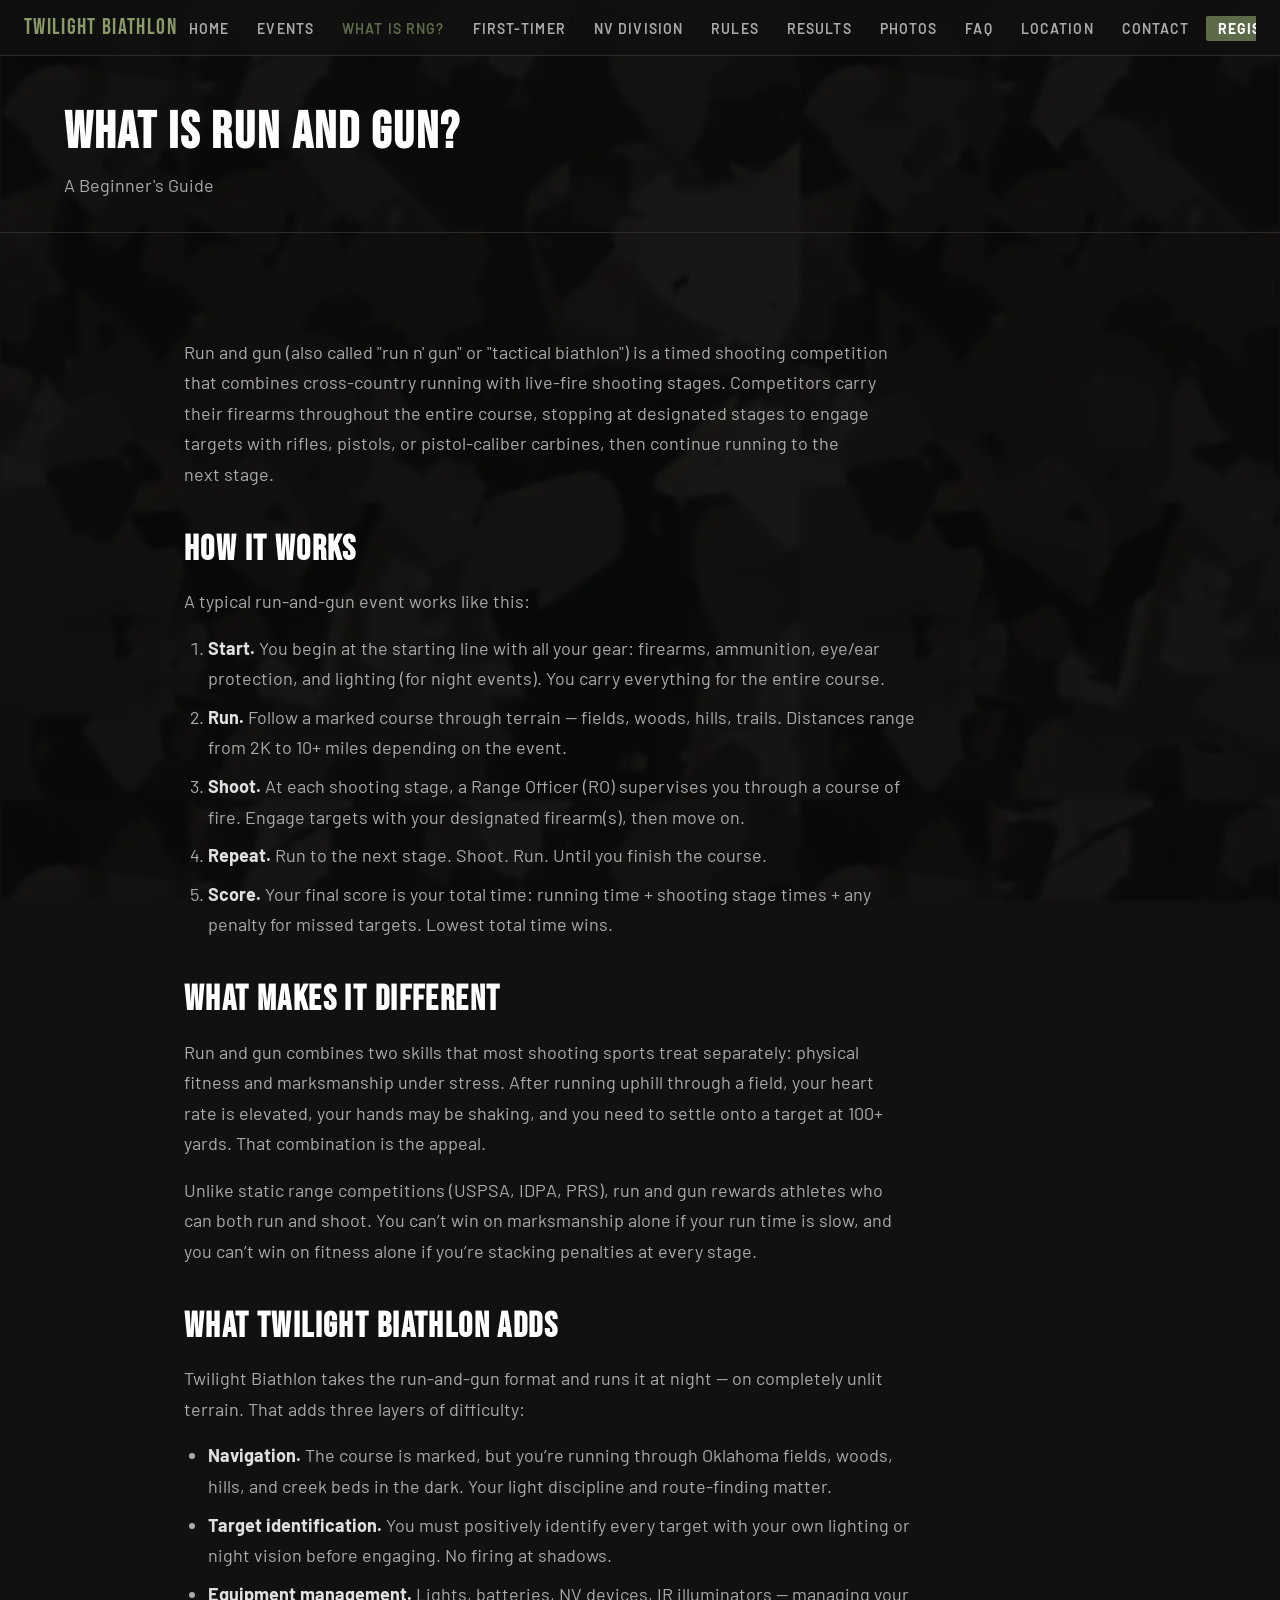
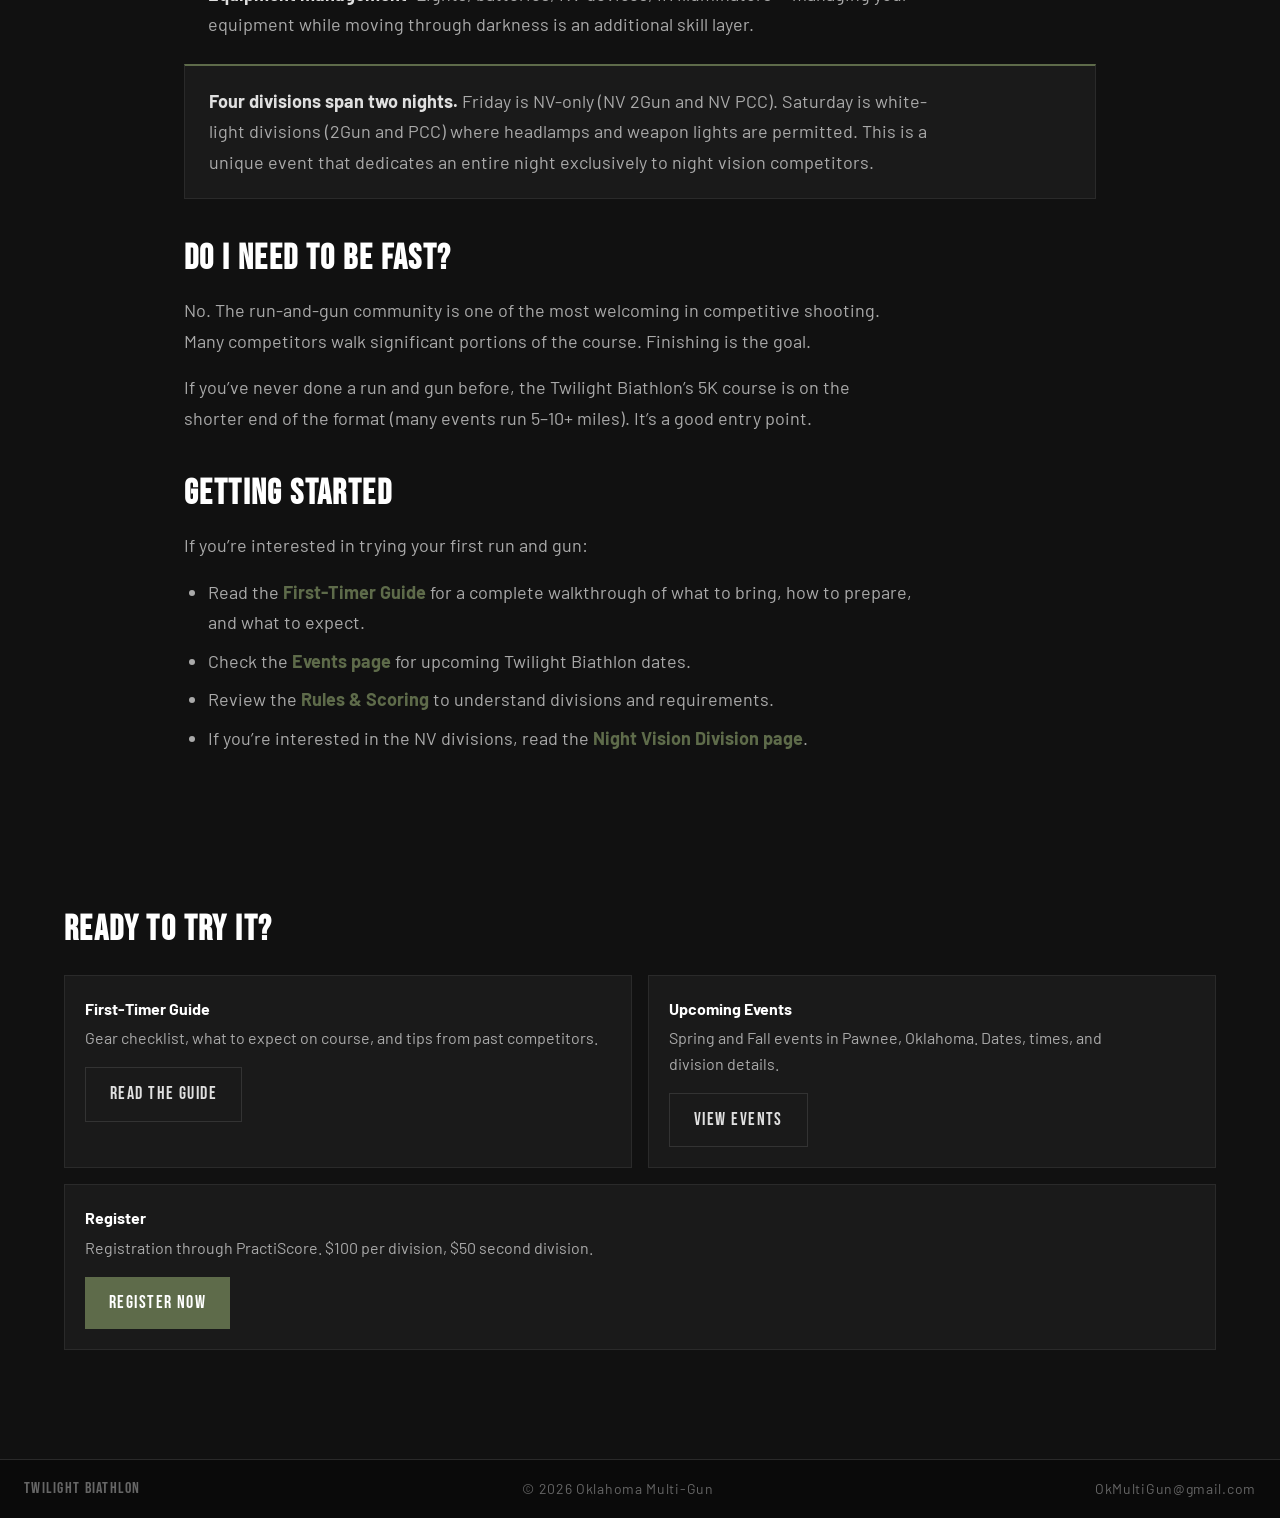
<file: what-is-run-and-gun.html>
<!DOCTYPE html>
<html lang="en">
<head>
  <meta charset="UTF-8">
  <meta name="viewport" content="width=device-width, initial-scale=1.0">
  <title>What Is Run and Gun Shooting? The Centerfire Biathlon Explained</title>
  <meta name="description" content="Run and gun combines cross-country running with live-fire shooting stages. Learn what to expect, what gear you need, and how to start.">
  <meta name="google-site-verification" content="geUuzHMeTOOOa8xEotXdUElK6i40rrp--J0Uh9sMxRY">
  <meta property="og:title" content="What Is Run and Gun Shooting? The Centerfire Biathlon Explained">
  <meta property="og:description" content="Run and gun combines cross-country running with live-fire shooting stages. Learn what to expect, what gear you need, and how to start.">
  <meta property="og:type" content="website">
  <meta property="og:locale" content="en_US">
  <link rel="canonical" href="https://twilightbiathlon.com/what-is-run-and-gun.html">
  <link rel="icon" type="image/svg+xml" href="./favicon.svg">
  <link rel="icon" type="image/svg+xml" href="./favicon.svg">
  <link rel="stylesheet" href="./base.css">
  <link rel="stylesheet" href="./style.css">
  <style>
    .reveal { opacity: 0; transform: translateY(16px); transition: opacity 0.5s ease, transform 0.5s ease; }
    .revealed { opacity: 1; transform: translateY(0); }
  </style>
</head>
<body>
  <!-- Skip to content -->
  <a href="#main" class="sr-only">Skip to content</a>

  <nav class="nav" role="navigation" aria-label="Main navigation">
    <a href="./index.html" class="nav__logo">TWILIGHT BIATHLON</a>
    <ul class="nav__links">
      <li><a href="./index.html" class="nav__link">Home</a></li>
      <li><a href="./events.html" class="nav__link">Events</a></li>
      <li><a href="./what-is-run-and-gun.html" class="nav__link nav__link--active">What Is RnG?</a></li>
      <li><a href="./first-timer.html" class="nav__link">First-Timer</a></li>
      <li><a href="./night-vision-division.html" class="nav__link">NV Division</a></li>
      <li><a href="./rules.html" class="nav__link">Rules</a></li>
      <li><a href="./results.html" class="nav__link">Results</a></li>
      <li><a href="./media.html" class="nav__link">Photos</a></li>
      <li><a href="./faq.html" class="nav__link">FAQ</a></li>
      <li><a href="./location.html" class="nav__link">Location</a></li>
      <li><a href="./contact.html" class="nav__link">Contact</a></li>
      <li><a href="./register.html" class="nav__link nav__link--cta">Register</a></li>
    </ul>
    <button id="nav-hamburger" class="nav__hamburger" aria-label="Open menu" aria-expanded="false">
      <span></span><span></span><span></span>
    </button>
  </nav>

  <div id="mobile-menu" class="mobile-menu" role="menu">
  <a href="./index.html" class="mobile-menu__link">Home</a>
  <a href="./events.html" class="mobile-menu__link">Events</a>
  <a href="./what-is-run-and-gun.html" class="mobile-menu__link mobile-menu__link--active">What Is RnG?</a>
  <a href="./first-timer.html" class="mobile-menu__link">First-Timer</a>
  <a href="./night-vision-division.html" class="mobile-menu__link">NV Division</a>
  <a href="./rules.html" class="mobile-menu__link">Rules</a>
  <a href="./results.html" class="mobile-menu__link">Results</a>
  <a href="./media.html" class="mobile-menu__link">Photos</a>
  <a href="./faq.html" class="mobile-menu__link">FAQ</a>
  <a href="./location.html" class="mobile-menu__link">Location</a>
  <a href="./contact.html" class="mobile-menu__link">Contact</a>
  <a href="./register.html" class="mobile-menu__link mobile-menu__link--cta">Register</a>
  </div>


  <main id="main">
    <div class="page-header">
      <div class="container">
        <h1 class="page-header__title">WHAT IS RUN AND GUN?</h1>
        <p class="page-header__subtitle">A Beginner's Guide</p>
      </div>
    </div>

    <div class="page-content">
      <div class="container container--default">
        <div class="prose">
          <p>Run and gun (also called "run n' gun" or "tactical biathlon") is a timed shooting competition that combines cross-country running with live-fire shooting stages. Competitors carry their firearms throughout the entire course, stopping at designated stages to engage targets with rifles, pistols, or pistol-caliber carbines, then continue running to the next stage.</p>

          <h2>How It Works</h2>
          <p>A typical run-and-gun event works like this:</p>
          <ol>
            <li><strong>Start.</strong> You begin at the starting line with all your gear: firearms, ammunition, eye/ear protection, and lighting (for night events). You carry everything for the entire course.</li>
            <li><strong>Run.</strong> Follow a marked course through terrain — fields, woods, hills, trails. Distances range from 2K to 10+ miles depending on the event.</li>
            <li><strong>Shoot.</strong> At each shooting stage, a Range Officer (RO) supervises you through a course of fire. Engage targets with your designated firearm(s), then move on.</li>
            <li><strong>Repeat.</strong> Run to the next stage. Shoot. Run. Until you finish the course.</li>
            <li><strong>Score.</strong> Your final score is your total time: running time + shooting stage times + any penalty for missed targets. Lowest total time wins.</li>
          </ol>

          <h2>What Makes It Different</h2>
          <p>Run and gun combines two skills that most shooting sports treat separately: physical fitness and marksmanship under stress. After running uphill through a field, your heart rate is elevated, your hands may be shaking, and you need to settle onto a target at 100+ yards. That combination is the appeal.</p>

          <p>Unlike static range competitions (USPSA, IDPA, PRS), run and gun rewards athletes who can both run and shoot. You can’t win on marksmanship alone if your run time is slow, and you can’t win on fitness alone if you’re stacking penalties at every stage.</p>

          <h2>What Twilight Biathlon Adds</h2>
          <p>Twilight Biathlon takes the run-and-gun format and runs it at night — on completely unlit terrain. That adds three layers of difficulty:</p>
          <ul>
            <li><strong>Navigation.</strong> The course is marked, but you’re running through Oklahoma fields, woods, hills, and creek beds in the dark. Your light discipline and route-finding matter.</li>
            <li><strong>Target identification.</strong> You must positively identify every target with your own lighting or night vision before engaging. No firing at shadows.</li>
            <li><strong>Equipment management.</strong> Lights, batteries, NV devices, IR illuminators — managing your equipment while moving through darkness is an additional skill layer.</li>
          </ul>

          <div class="callout">
            <p><strong>Four divisions span two nights.</strong> Friday is NV-only (NV 2Gun and NV PCC). Saturday is white-light divisions (2Gun and PCC) where headlamps and weapon lights are permitted. This is a unique event that dedicates an entire night exclusively to night vision competitors.</p>
          </div>

          <h2>Do I Need to Be Fast?</h2>
          <p>No. The run-and-gun community is one of the most welcoming in competitive shooting. Many competitors walk significant portions of the course. Finishing is the goal.</p>

          <p>If you’ve never done a run and gun before, the Twilight Biathlon’s 5K course is on the shorter end of the format (many events run 5–10+ miles). It’s a good entry point.</p>

          <h2>Getting Started</h2>
          <p>If you’re interested in trying your first run and gun:</p>
          <ul>
            <li>Read the <a href="./first-timer.html">First-Timer Guide</a> for a complete walkthrough of what to bring, how to prepare, and what to expect.</li>
            <li>Check the <a href="./events.html">Events page</a> for upcoming Twilight Biathlon dates.</li>
            <li>Review the <a href="./rules.html">Rules &amp; Scoring</a> to understand divisions and requirements.</li>
            <li>If you’re interested in the NV divisions, read the <a href="./night-vision-division.html">Night Vision Division page</a>.</li>
          </ul>
        </div>
      </div>
    </div>
  </main>

  <section class="section" aria-label="Next steps">
    <div class="container">
      <h2 class="section-heading">Ready to Try It?</h2>
      <div class="diff-grid">
        <div class="diff-card reveal">
          <div class="diff-content">
            <strong>First-Timer Guide</strong>
            <p>Gear checklist, what to expect on course, and tips from past competitors.</p>
            <a href="./first-timer.html" class="btn btn--outline" style="margin-top:var(--space-4);">Read the Guide</a>
          </div>
        </div>
        <div class="diff-card reveal">
          <div class="diff-content">
            <strong>Upcoming Events</strong>
            <p>Spring and Fall events in Pawnee, Oklahoma. Dates, times, and division details.</p>
            <a href="./events.html" class="btn btn--outline" style="margin-top:var(--space-4);">View Events</a>
          </div>
        </div>
        <div class="diff-card diff-card--full reveal">
          <div class="diff-content">
            <strong>Register</strong>
            <p>Registration through PractiScore. $100 per division, $50 second division.</p>
            <a href="./register.html" class="btn btn--primary" style="margin-top:var(--space-4);">Register Now</a>
          </div>
        </div>
      </div>
    </div>
  </section>

  <footer class="footer" role="contentinfo">
    <span class="footer__brand">TWILIGHT BIATHLON</span>
    <span>&copy; 2026 Oklahoma Multi-Gun</span>
    <a href="mailto:OkMultiGun@gmail.com">OkMultiGun@gmail.com</a>
  </footer>

  <script src="./app.js" defer></script>
</body>
</html>
</file>
<file: base.css>
/* === SELF-HOSTED FONTS === */
@font-face {
  font-family: 'Bebas Neue';
  font-style: normal;
  font-weight: 400;
  font-display: swap;
  src: url('./fonts/bebas-neue-400.woff2') format('woff2');
}
@font-face {
  font-family: 'Barlow';
  font-style: normal;
  font-weight: 400;
  font-display: swap;
  src: url('./fonts/barlow-400.woff2') format('woff2');
}
@font-face {
  font-family: 'Barlow';
  font-style: normal;
  font-weight: 500;
  font-display: swap;
  src: url('./fonts/barlow-500.woff2') format('woff2');
}
@font-face {
  font-family: 'Barlow';
  font-style: normal;
  font-weight: 600;
  font-display: swap;
  src: url('./fonts/barlow-600.woff2') format('woff2');
}
@font-face {
  font-family: 'Barlow';
  font-style: normal;
  font-weight: 700;
  font-display: swap;
  src: url('./fonts/barlow-700.woff2') format('woff2');
}

*, *::before, *::after { box-sizing: border-box; margin: 0; padding: 0; }

html {
  -moz-text-size-adjust: none;
  -webkit-text-size-adjust: none;
  text-size-adjust: none;
  -webkit-font-smoothing: antialiased;
  -moz-osx-font-smoothing: grayscale;
  text-rendering: optimizeLegibility;
  scroll-behavior: smooth;
  scroll-padding-top: 5rem;
}

body {
  min-height: 100dvh;
  line-height: 1.6;
  font-family: var(--font-body, sans-serif);
  font-size: var(--text-base);
  color: var(--color-text);
  background-color: var(--color-bg);
}

img, picture, video, canvas, svg { display: block; max-width: 100%; height: auto; }
ul[role="list"], ol[role="list"] { list-style: none; }
input, button, textarea, select { font: inherit; color: inherit; }

h1, h2, h3, h4, h5, h6 { text-wrap: balance; line-height: 1.15; }
p, li, figcaption { text-wrap: pretty; max-width: 72ch; }

::selection {
  background: rgba(232, 130, 12, 0.3);
  color: #fff;
}

:focus-visible {
  outline: 2px solid var(--color-amber);
  outline-offset: 3px;
}

@media (prefers-reduced-motion: reduce) {
  *, *::before, *::after {
    animation-duration: 0.01ms !important;
    animation-iteration-count: 1 !important;
    transition-duration: 0.01ms !important;
    scroll-behavior: auto !important;
  }
}

button { cursor: pointer; background: none; border: none; }
table { border-collapse: collapse; width: 100%; }

a, button, [role="button"], input, textarea, select {
  transition: color 0.18s ease, background 0.18s ease, border-color 0.18s ease, box-shadow 0.18s ease, opacity 0.18s ease;
}

.sr-only {
  position: absolute; width: 1px; height: 1px; padding: 0; margin: -1px;
  overflow: hidden; clip: rect(0, 0, 0, 0); white-space: nowrap; border-width: 0;
}
</file>
<file: style.css>
/* ============================================================
   TWILIGHT BIATHLON — Design Tokens & Component Styles
   Dark-only theme. Amber accent. Military/tactical aesthetic.
   ============================================================ */

:root {
  /* Type Scale */
  --text-xs:   clamp(0.75rem, 0.7rem + 0.25vw, 0.875rem);
  --text-sm:   clamp(0.875rem, 0.8rem + 0.35vw, 1rem);
  --text-base: clamp(1rem, 0.95rem + 0.25vw, 1.125rem);
  --text-lg:   clamp(1.125rem, 1rem + 0.75vw, 1.5rem);
  --text-xl:   clamp(1.5rem, 1.2rem + 1.25vw, 2.25rem);
  --text-2xl:  clamp(2rem, 1.2rem + 2.5vw, 3.5rem);
  --text-3xl:  clamp(2.5rem, 1rem + 4vw, 5rem);
  --text-hero: clamp(3rem, 0.5rem + 7vw, 8rem);

  /* Spacing */
  --space-1: 0.25rem;
  --space-2: 0.5rem;
  --space-3: 0.75rem;
  --space-4: 1rem;
  --space-5: 1.25rem;
  --space-6: 1.5rem;
  --space-8: 2rem;
  --space-10: 2.5rem;
  --space-12: 3rem;
  --space-16: 4rem;
  --space-20: 5rem;
  --space-24: 6rem;
  --space-32: 8rem;

  /* Brand Colors */
  --color-amber: #5E6B4A;
  --color-amber-hover: #6E7D58;
  --color-amber-active: #4E5B3A;
  --color-nv-red: #8B0000;
  --color-nv-red-light: #b02020;

  /* Surfaces */
  --color-bg: #111111;
  --color-surface: #1a1a1a;
  --color-surface-2: #1e1e1e;
  --color-surface-offset: #222222;
  --color-border: #2a2a2a;
  --color-border-light: #333333;

  /* Text */
  --color-text: #e0e0e0;
  --color-text-muted: #aaaaaa;
  --color-text-faint: #666666;

  /* Fonts */
  --font-display: 'Bebas Neue', 'Impact', sans-serif;
  --font-body: 'Barlow', 'Barlow Condensed', 'Helvetica Neue', sans-serif;

  /* Layout */
  --content-narrow: 680px;
  --content-default: 960px;
  --content-wide: 1200px;
  --nav-height: 3.5rem;

  /* Radius */
  --radius-sm: 2px;
  --radius-md: 4px;

  /* Shadows */
  --shadow-sm: 0 1px 3px rgba(0,0,0,0.3);
  --shadow-md: 0 4px 12px rgba(0,0,0,0.4);
  --shadow-lg: 0 12px 32px rgba(0,0,0,0.5);
}

/* ============================================================
   LAYOUT
   ============================================================ */

.container {
  width: 100%;
  max-width: var(--content-wide);
  margin: 0 auto;
  padding-left: var(--space-6);
  padding-right: var(--space-6);
}

.container--narrow {
  max-width: var(--content-narrow);
}

.container--default {
  max-width: var(--content-default);
}

.page-content {
  padding-top: calc(var(--nav-height) + var(--space-12));
  padding-bottom: var(--space-16);
  min-height: 100vh;
}

.section {
  padding-block: clamp(var(--space-12), 6vw, var(--space-24));
}

.section + .section {
  border-top: 1px solid var(--color-border);
}

/* ============================================================
   MULTICAM BACKGROUND (blurred to hide tile seams)
   ============================================================ */
body::before {
  content: '';
  position: fixed;
  inset: 0;
  z-index: -1;
  background: url('./multicam-bg.webp') repeat;
  background-size: 800px 800px;
  filter: blur(2px);
  pointer-events: none;
}

/* ============================================================
   NAVIGATION
   ============================================================ */

.nav {
  position: fixed;
  top: 0;
  left: 0;
  right: 0;
  z-index: 100;
  height: var(--nav-height);
  background: rgba(17,17,17,0.92);
  backdrop-filter: blur(12px);
  -webkit-backdrop-filter: blur(12px);
  border-bottom: 1px solid var(--color-border);
  display: flex;
  align-items: center;
  padding: 0 var(--space-6);
}

.nav__logo {
  font-family: var(--font-display);
  font-size: clamp(1rem, 0.8rem + 1vw, 1.4rem);
  color: #8A9B68;
  text-decoration: none;
  letter-spacing: 0.06em;
  white-space: nowrap;
  flex-shrink: 0;
}

.nav__logo:hover { opacity: 0.85; }

.nav__links {
  display: flex;
  align-items: center;
  gap: var(--space-1);
  margin-left: auto;
  list-style: none;
  overflow-x: auto;
  scrollbar-width: none;
}

.nav__links::-webkit-scrollbar { display: none; }

.nav__link {
  font-family: var(--font-body);
  font-size: var(--text-xs);
  font-weight: 600;
  color: var(--color-text-muted);
  text-decoration: none;
  text-transform: uppercase;
  letter-spacing: 0.08em;
  padding: var(--space-2) var(--space-3);
  white-space: nowrap;
  border-radius: var(--radius-sm);
}

.nav__link:hover { color: var(--color-amber); }
.nav__link--active { color: var(--color-amber); }

.nav__link--cta {
  background: var(--color-amber);
  color: #fff;
  padding: var(--space-1) var(--space-3);
  font-weight: 700;
}

.nav__link--cta:hover {
  background: var(--color-amber-hover);
  color: #fff;
}

/* Hamburger */
.nav__hamburger {
  display: none;
  flex-direction: column;
  gap: 5px;
  margin-left: auto;
  padding: var(--space-2);
  cursor: pointer;
  background: none;
  border: none;
}

.nav__hamburger span {
  display: block;
  width: 22px;
  height: 2px;
  background: var(--color-text);
  transition: transform 0.25s, opacity 0.25s;
}

.nav__hamburger[aria-expanded="true"] span:nth-child(1) { transform: translateY(7px) rotate(45deg); }
.nav__hamburger[aria-expanded="true"] span:nth-child(2) { opacity: 0; }
.nav__hamburger[aria-expanded="true"] span:nth-child(3) { transform: translateY(-7px) rotate(-45deg); }

/* Mobile menu */
.mobile-menu {
  display: none;
  position: fixed;
  top: var(--nav-height);
  left: 0;
  right: 0;
  bottom: 0;
  z-index: 99;
  background: rgba(17,17,17,0.98);
  backdrop-filter: blur(16px);
  -webkit-backdrop-filter: blur(16px);
  padding: var(--space-8) var(--space-6);
  flex-direction: column;
  gap: var(--space-2);
  overflow-y: auto;
}

.mobile-menu.open { display: flex; }

.mobile-menu__link {
  font-family: var(--font-display);
  font-size: var(--text-lg);
  color: var(--color-text-muted);
  text-decoration: none;
  letter-spacing: 0.06em;
  padding: var(--space-3) 0;
  border-bottom: 1px solid var(--color-border);
}

.mobile-menu__link:hover { color: var(--color-amber); }
.mobile-menu__link--active { color: var(--color-amber); }

.mobile-menu__link--cta {
  color: #fff;
  background: var(--color-amber);
  text-align: center;
  padding: var(--space-4);
  margin-top: var(--space-4);
  border-bottom: none;
}

@media (max-width: 960px) {
  .nav__links { display: none; }
  .nav__hamburger { display: flex; }
}

/* ============================================================
   HERO
   ============================================================ */

.hero {
  min-height: 80vh;
  display: flex;
  align-items: center;
  justify-content: center;
  text-align: center;
  padding: calc(var(--nav-height) + var(--space-16)) var(--space-6) var(--space-16);
  position: relative;
  overflow: hidden;
}

.hero--short {
  min-height: auto;
  padding: calc(var(--nav-height) + var(--space-12)) var(--space-6) var(--space-8);
}

.hero__bg {
  position: absolute;
  inset: 0;
  background: radial-gradient(ellipse at 50% 60%, rgba(232,130,12,0.06) 0%, transparent 70%);
  pointer-events: none;
  z-index: 1;
}

.hero__lasers {
  position: absolute;
  inset: 0;
  width: 100%;
  height: 100%;
  z-index: 1;
  pointer-events: none;
}

.hero__eyebrow {
  font-family: var(--font-body);
  font-size: var(--text-xs);
  font-weight: 700;
  color: var(--color-text-muted);
  letter-spacing: 0.2em;
  text-transform: uppercase;
  margin-bottom: var(--space-4);
  max-width: none;
  width: 100%;
}

.hero__title {
  font-family: var(--font-display);
  font-size: var(--text-hero);
  color: #fff;
  letter-spacing: 0.04em;
  line-height: 0.92;
  margin-bottom: var(--space-4);
}

.hero__tagline {
  font-family: var(--font-display);
  font-size: var(--text-xl);
  color: #8A9B68;
  letter-spacing: 0.08em;
  margin-bottom: var(--space-8);
  max-width: none;
  width: 100%;
}

.hero__subtitle {
  font-size: var(--text-base);
  color: var(--color-text-muted);
  max-width: 600px;
  margin: 0 auto var(--space-8);
  text-align: center;
}

/* ============================================================
   PAGE HEADER (for inner pages)
   ============================================================ */

.page-header {
  padding: calc(var(--nav-height) + var(--space-12)) var(--space-6) var(--space-8);
  border-bottom: 1px solid var(--color-border);
}

.page-header__title {
  font-family: var(--font-display);
  font-size: var(--text-2xl);
  color: #fff;
  letter-spacing: 0.04em;
}

.page-header__subtitle {
  font-size: var(--text-base);
  color: var(--color-text-muted);
  margin-top: var(--space-2);
  max-width: 640px;
}

/* ============================================================
   BUTTONS
   ============================================================ */

.btn {
  display: inline-flex;
  align-items: center;
  justify-content: center;
  gap: var(--space-2);
  font-family: var(--font-display);
  font-size: var(--text-base);
  letter-spacing: 0.08em;
  text-decoration: none;
  padding: var(--space-3) var(--space-6);
  border: none;
  cursor: pointer;
  white-space: nowrap;
}

.btn--primary {
  background: var(--color-amber);
  color: #fff;
}

.btn--primary:hover { background: var(--color-amber-hover); color: #fff; }

.btn--outline {
  background: transparent;
  color: var(--color-text);
  border: 1px solid var(--color-border-light);
}

.btn--outline:hover {
  border-color: var(--color-amber);
  color: var(--color-amber);
}

.btn--nv {
  background: var(--color-nv-red);
  color: #fff;
}

.btn--nv:hover { background: var(--color-nv-red-light); color: #fff; }

.btn--large {
  font-size: var(--text-lg);
  padding: var(--space-4) var(--space-8);
}

/* ============================================================
   CARDS
   ============================================================ */

.card {
  background: var(--color-surface);
  border: 1px solid var(--color-border);
  padding: var(--space-6);
}

.card--highlight {
  border-top: 2px solid var(--color-amber);
}

.card--nv {
  border-top: 2px solid var(--color-nv-red);
}

.card__title {
  font-family: var(--font-display);
  font-size: var(--text-xl);
  color: #fff;
  letter-spacing: 0.04em;
  margin-bottom: var(--space-3);
}

.card__tag {
  font-size: var(--text-xs);
  font-weight: 700;
  color: var(--color-amber);
  text-transform: uppercase;
  letter-spacing: 0.12em;
  margin-bottom: var(--space-2);
}

.card--nv .card__tag { color: var(--color-nv-red-light); }

/* ============================================================
   STAT ROW
   ============================================================ */

.stat-row {
  display: grid;
  grid-template-columns: repeat(auto-fit, minmax(140px, 1fr));
  gap: var(--space-4);
}

.stat {
  text-align: center;
  padding: var(--space-6) var(--space-4);
  background: var(--color-surface);
  border: 1px solid var(--color-border);
}

.stat__num {
  font-family: var(--font-display);
  font-size: var(--text-xl);
  color: var(--color-amber);
  letter-spacing: 0.04em;
}

.stat__label {
  font-size: var(--text-xs);
  color: var(--color-text-faint);
  text-transform: uppercase;
  letter-spacing: 0.12em;
  margin-top: var(--space-1);
}

/* ============================================================
   DIFFERENTIATOR GRID
   ============================================================ */

.diff-grid {
  display: grid;
  grid-template-columns: repeat(2, 1fr);
  gap: var(--space-4);
  margin-bottom: var(--space-8);
}

@media (max-width: 640px) {
  .diff-grid { grid-template-columns: 1fr; }
}

.diff-card {
  display: flex;
  gap: var(--space-4);
  background: var(--color-surface);
  border: 1px solid var(--color-border);
  padding: var(--space-5);
}

.diff-card--full { grid-column: 1 / -1; }

.diff-num {
  font-family: var(--font-display);
  font-size: var(--text-xl);
  color: var(--color-amber);
  flex-shrink: 0;
  line-height: 1;
}

.diff-content strong {
  display: block;
  color: #fff;
  font-size: var(--text-sm);
  margin-bottom: var(--space-1);
}

.diff-content p {
  font-size: var(--text-sm);
  color: var(--color-text-muted);
  line-height: 1.6;
}

/* ============================================================
   EVENT CARDS
   ============================================================ */

.event-card {
  background: var(--color-surface);
  border: 1px solid var(--color-border);
  padding: var(--space-6) var(--space-8);
  margin-bottom: var(--space-6);
}

.event-date {
  font-family: var(--font-display);
  font-size: var(--text-2xl);
  color: #fff;
  letter-spacing: 0.04em;
  margin-bottom: var(--space-6);
}

.event-details {
  display: grid;
  grid-template-columns: auto 1fr;
  gap: var(--space-2) var(--space-4);
  font-size: var(--text-sm);
  margin-bottom: var(--space-6);
}

.event-details .lbl {
  color: var(--color-text-faint);
  font-weight: 600;
  text-transform: uppercase;
  font-size: var(--text-xs);
  letter-spacing: 0.06em;
  padding-top: 2px;
}

.event-details .val {
  color: var(--color-text);
}

@media (max-width: 600px) {
  .event-card { padding: var(--space-4) var(--space-5); }
  .event-details { grid-template-columns: 1fr; }
  .event-details .lbl { margin-top: var(--space-2); }
}

/* ============================================================
   DIVISION GRID
   ============================================================ */

.div-grid {
  display: grid;
  grid-template-columns: repeat(2, 1fr);
  gap: var(--space-4);
  margin-bottom: var(--space-4);
}

@media (max-width: 700px) {
  .div-grid { grid-template-columns: 1fr; }
}

.div-card {
  background: var(--color-surface);
  border: 1px solid var(--color-border);
  border-top: 2px solid var(--color-amber);
  padding: var(--space-5);
}

.div-card.nv { border-top-color: var(--color-nv-red); }

.div-tag {
  font-size: var(--text-xs);
  font-weight: 700;
  text-transform: uppercase;
  letter-spacing: 0.1em;
  color: var(--color-amber);
  margin-bottom: var(--space-2);
}

.div-card.nv .div-tag { color: var(--color-nv-red-light); }

.div-name {
  font-family: var(--font-display);
  font-size: var(--text-xl);
  color: #fff;
  letter-spacing: 0.06em;
  margin-bottom: var(--space-3);
}

.div-specs {
  list-style: none;
  padding: 0;
}

.div-specs li {
  font-size: var(--text-sm);
  color: var(--color-text-muted);
  padding: var(--space-1) 0;
  border-bottom: 1px solid var(--color-border);
}

.div-specs li:last-child { border-bottom: none; }

.div-note {
  font-size: var(--text-sm);
  color: var(--color-text-faint);
}

/* ============================================================
   FAQ ACCORDION
   ============================================================ */

.faq-item {
  border-bottom: 1px solid var(--color-border);
}

.faq-question {
  width: 100%;
  background: none;
  border: none;
  text-align: left;
  padding: var(--space-4) 0;
  font-size: var(--text-base);
  font-weight: 600;
  color: var(--color-text);
  cursor: pointer;
  display: flex;
  justify-content: space-between;
  align-items: center;
  gap: var(--space-4);
}

.faq-question:hover { color: var(--color-amber); }
.faq-question[aria-expanded="true"] { color: var(--color-amber); }

.faq-chevron {
  color: var(--color-amber);
  font-size: var(--text-sm);
  flex-shrink: 0;
  transition: transform 0.25s ease;
}

.faq-question[aria-expanded="true"] .faq-chevron { transform: rotate(180deg); }

.faq-answer {
  display: none;
  padding: 0 0 var(--space-5);
  font-size: var(--text-sm);
  color: var(--color-text-muted);
  line-height: 1.75;
  max-width: 820px;
}

.faq-answer.open { display: block; }

/* ============================================================
   RESULTS LIST
   ============================================================ */

.results-list {
  list-style: none;
  border-top: 1px solid var(--color-border);
}

.results-list li {
  border-bottom: 1px solid var(--color-border);
}

.results-list a {
  display: flex;
  align-items: center;
  gap: var(--space-3);
  padding: var(--space-3) var(--space-2);
  color: var(--color-amber);
  font-size: var(--text-sm);
  font-weight: 600;
  text-decoration: none;
}

.results-list a:hover { background: rgba(232,130,12,0.06); }

.results-arrow { font-size: var(--text-sm); flex-shrink: 0; }

.results-year {
  font-size: var(--text-xs);
  color: var(--color-text-faint);
  font-weight: 400;
  margin-left: auto;
}

.results-tba {
  display: flex;
  align-items: center;
  gap: var(--space-3);
  padding: var(--space-3) var(--space-2);
  font-size: var(--text-sm);
  font-weight: 600;
  color: var(--color-text-faint);
}

/* ============================================================
   PHOTOS GRID
   ============================================================ */

.photos-grid {
  display: grid;
  grid-template-columns: repeat(3, 1fr);
  gap: var(--space-3);
}

@media (max-width: 720px) { .photos-grid { grid-template-columns: repeat(2, 1fr); } }
@media (max-width: 440px) { .photos-grid { grid-template-columns: 1fr; } }

.photo-cell {
  height: 280px;
  overflow: hidden;
  position: relative;
  background: var(--color-surface);
  border: 1px dashed var(--color-border-light);
}

.photo-cell:hover { border-color: var(--color-amber); }

.photo-cell img {
  width: 100%; height: 100%;
  object-fit: cover;
  transition: transform 0.3s ease;
}

.photo-cell:hover img { transform: scale(1.03); }

.photo-placeholder {
  width: 100%; height: 100%;
  display: flex; align-items: center; justify-content: center;
  flex-direction: column; gap: var(--space-2);
  font-size: var(--text-xs);
  font-weight: 700;
  letter-spacing: 0.1em;
  text-transform: uppercase;
  color: var(--color-text-faint);
}

/* ============================================================
   RULES CONTENT
   ============================================================ */

.rules-content h3 {
  font-family: var(--font-display);
  font-size: var(--text-lg);
  color: var(--color-amber);
  letter-spacing: 0.06em;
  margin-top: var(--space-8);
  margin-bottom: var(--space-4);
  padding-bottom: var(--space-2);
  border-bottom: 1px solid var(--color-border);
}

.rules-content p {
  font-size: var(--text-sm);
  color: var(--color-text-muted);
  margin-bottom: var(--space-4);
  line-height: 1.7;
}

.rules-content ol, .rules-content ul {
  margin-bottom: var(--space-4);
  padding-left: var(--space-6);
}

.rules-content li {
  font-size: var(--text-sm);
  color: var(--color-text-muted);
  margin-bottom: var(--space-2);
  line-height: 1.7;
}

.rules-content ol ol {
  margin-top: var(--space-2);
  list-style-type: lower-alpha;
}

.rules-content strong { color: var(--color-text); }

/* ============================================================
   CONTENT PROSE
   ============================================================ */

.prose h2 {
  font-family: var(--font-display);
  font-size: var(--text-xl);
  color: #fff;
  letter-spacing: 0.04em;
  margin-top: var(--space-10);
  margin-bottom: var(--space-4);
}

.prose h3 {
  font-family: var(--font-display);
  font-size: var(--text-lg);
  color: var(--color-amber);
  letter-spacing: 0.04em;
  margin-top: var(--space-8);
  margin-bottom: var(--space-3);
}

.prose p {
  font-size: var(--text-base);
  color: var(--color-text-muted);
  margin-bottom: var(--space-4);
  line-height: 1.7;
}

.prose ul, .prose ol {
  margin-bottom: var(--space-4);
  padding-left: var(--space-6);
}

.prose li {
  font-size: var(--text-base);
  color: var(--color-text-muted);
  margin-bottom: var(--space-2);
  line-height: 1.7;
}

.prose strong { color: var(--color-text); }
.prose a { color: var(--color-amber); text-decoration: none; font-weight: 700; }
.prose a:hover { text-decoration: underline; }
.prose a.btn { text-decoration: none; font-weight: inherit; }
.prose a.btn--primary { color: #fff; }
.prose a.btn--nv { color: #fff; }
.prose a.btn--outline { color: var(--color-text); }

.prose .callout {
  background: var(--color-surface);
  border: 1px solid var(--color-border);
  border-top: 2px solid var(--color-amber);
  padding: var(--space-5) var(--space-6);
  margin: var(--space-6) 0;
}

.prose .callout--nv {
  border-top-color: var(--color-nv-red);
}

.prose .callout p {
  margin-bottom: var(--space-2);
}

.prose .callout p:last-child { margin-bottom: 0; }

/* ============================================================
   VENUE / LOCATION
   ============================================================ */

.venue-card {
  background: var(--color-surface);
  border-top: 2px solid var(--color-amber);
  padding: var(--space-6) var(--space-8);
  margin-bottom: var(--space-6);
}

.venue-card__name {
  font-family: var(--font-display);
  font-size: var(--text-xl);
  color: var(--color-amber);
  letter-spacing: 0.05em;
  margin-bottom: var(--space-2);
}

.venue-card__address {
  font-size: var(--text-sm);
  color: var(--color-text-muted);
  margin-bottom: var(--space-4);
}

.venue-card__note {
  font-size: var(--text-xs);
  color: var(--color-text-faint);
  margin-bottom: var(--space-4);
}

.coords-label {
  font-size: var(--text-xs);
  font-weight: 700;
  letter-spacing: 0.12em;
  text-transform: uppercase;
  color: var(--color-text-faint);
  margin-bottom: var(--space-1);
}

.coords-row {
  display: inline-flex;
  align-items: stretch;
  margin-bottom: var(--space-4);
  border-radius: 4px;
  overflow: hidden;
}

.coords-box {
  background: var(--color-surface-2);
  border: 1px solid var(--color-border-light);
  border-right: none;
  padding: var(--space-3) var(--space-4);
  font-family: monospace;
  font-size: var(--text-sm);
  color: var(--color-text);
  letter-spacing: 0.05em;
  cursor: text;
  user-select: all;
  border-radius: 4px 0 0 4px;
  display: flex;
  align-items: center;
}

.btn-copy {
  display: inline-flex;
  align-items: center;
  gap: var(--space-2);
  padding: var(--space-3) var(--space-4);
  background: var(--color-surface-2);
  border: 1px solid var(--color-border-light);
  border-radius: 0 4px 4px 0;
  color: var(--color-text-faint);
  font-family: 'Barlow', sans-serif;
  font-size: var(--text-xs);
  font-weight: 600;
  letter-spacing: 0.06em;
  text-transform: uppercase;
  cursor: pointer;
  transition: background 0.2s ease, color 0.2s ease, border-color 0.2s ease;
}

.btn-copy:hover {
  background: var(--color-surface-3, #2a2a2a);
  color: var(--color-text);
  border-color: var(--color-amber);
}

.btn-copy--success {
  color: #4ade80;
  border-color: #4ade80;
}

.btn-copy--success:hover {
  color: #4ade80;
  border-color: #4ade80;
}

.location-grid {
  display: grid;
  grid-template-columns: 1fr 1fr;
  gap: var(--space-4);
}

@media (max-width: 600px) { .location-grid { grid-template-columns: 1fr; } }

.loc-card {
  background: var(--color-surface);
  border: 1px solid var(--color-border);
  border-top: 2px solid var(--color-amber);
  padding: var(--space-5);
}

.loc-card h3 {
  color: #fff;
  font-size: var(--text-base);
  margin-bottom: var(--space-2);
}

.loc-card p {
  font-size: var(--text-sm);
  color: var(--color-text-muted);
}

.loc-card a {
  color: var(--color-amber);
  text-decoration: none;
}

.loc-card a:hover { text-decoration: underline; }

/* ============================================================
   EMAIL SIGNUP
   ============================================================ */

.email-signup {
  background: var(--color-surface);
  border: 1px solid var(--color-border);
  padding: var(--space-8);
  text-align: center;
  max-width: 540px;
  margin: 0 auto;
}

.email-signup h2 {
  font-family: var(--font-display);
  font-size: var(--text-xl);
  color: var(--color-amber);
  letter-spacing: 0.04em;
  margin-bottom: var(--space-2);
}

.email-signup p {
  font-size: var(--text-sm);
  color: var(--color-text-muted);
  margin-bottom: var(--space-4);
}

/* ============================================================
   FOOTER
   ============================================================ */

.footer {
  background: #0a0a0a;
  border-top: 1px solid var(--color-border);
  padding: var(--space-4) var(--space-6);
  display: flex;
  align-items: center;
  justify-content: space-between;
  flex-wrap: wrap;
  gap: var(--space-2);
  font-size: var(--text-xs);
  color: var(--color-text-faint);
  letter-spacing: 0.05em;
}

.footer__brand {
  font-family: var(--font-display);
  font-size: var(--text-sm);
  color: var(--color-text-faint);
  letter-spacing: 0.08em;
}

.footer a {
  color: var(--color-text-faint);
  text-decoration: none;
}

.footer a:hover { color: var(--color-amber); }

/* ============================================================
   BADGE
   ============================================================ */

.badge {
  display: inline-block;
  font-size: var(--text-xs);
  font-weight: 700;
  letter-spacing: 0.08em;
  text-transform: uppercase;
  padding: var(--space-1) var(--space-3);
  border: 1px solid var(--color-border-light);
  color: var(--color-text-muted);
}

.badge--amber {
  border-color: var(--color-amber);
  color: var(--color-amber);
}

.badge--nv {
  border-color: var(--color-nv-red);
  color: var(--color-nv-red-light);
}

/* ============================================================
   CHECKLIST (for first-timer page)
   ============================================================ */

.checklist {
  list-style: none;
  padding: 0;
}

.checklist li {
  padding: var(--space-3) 0;
  border-bottom: 1px solid var(--color-border);
  font-size: var(--text-sm);
  color: var(--color-text-muted);
  display: flex;
  gap: var(--space-3);
  align-items: baseline;
}

.checklist li::before {
  content: '□';
  color: var(--color-amber);
  font-size: var(--text-base);
  flex-shrink: 0;
}

/* ============================================================
   SECTION HEADING
   ============================================================ */

.section-heading {
  font-family: var(--font-display);
  font-size: var(--text-xl);
  color: #fff;
  letter-spacing: 0.04em;
  margin-bottom: var(--space-6);
}

/* ============================================================
   LINK STYLES
   ============================================================ */

.text-link {
  color: var(--color-amber);
  text-decoration: none;
}

.text-link:hover { text-decoration: underline; }

/* ============================================================
   UTILITY
   ============================================================ */

.mt-0 { margin-top: 0; }
.mt-4 { margin-top: var(--space-4); }
.mt-6 { margin-top: var(--space-6); }
.mt-8 { margin-top: var(--space-8); }
.mb-0 { margin-bottom: 0; }
.mb-4 { margin-bottom: var(--space-4); }
.mb-6 { margin-bottom: var(--space-6); }
.mb-8 { margin-bottom: var(--space-8); }
.text-center { text-align: center; }
.text-amber { color: var(--color-amber); }
.text-muted { color: var(--color-text-muted); }
.text-faint { color: var(--color-text-faint); }

.section-divider {
  border: none;
  border-top: 1px solid var(--color-border);
  margin: var(--space-10) 0;
}
</file>
